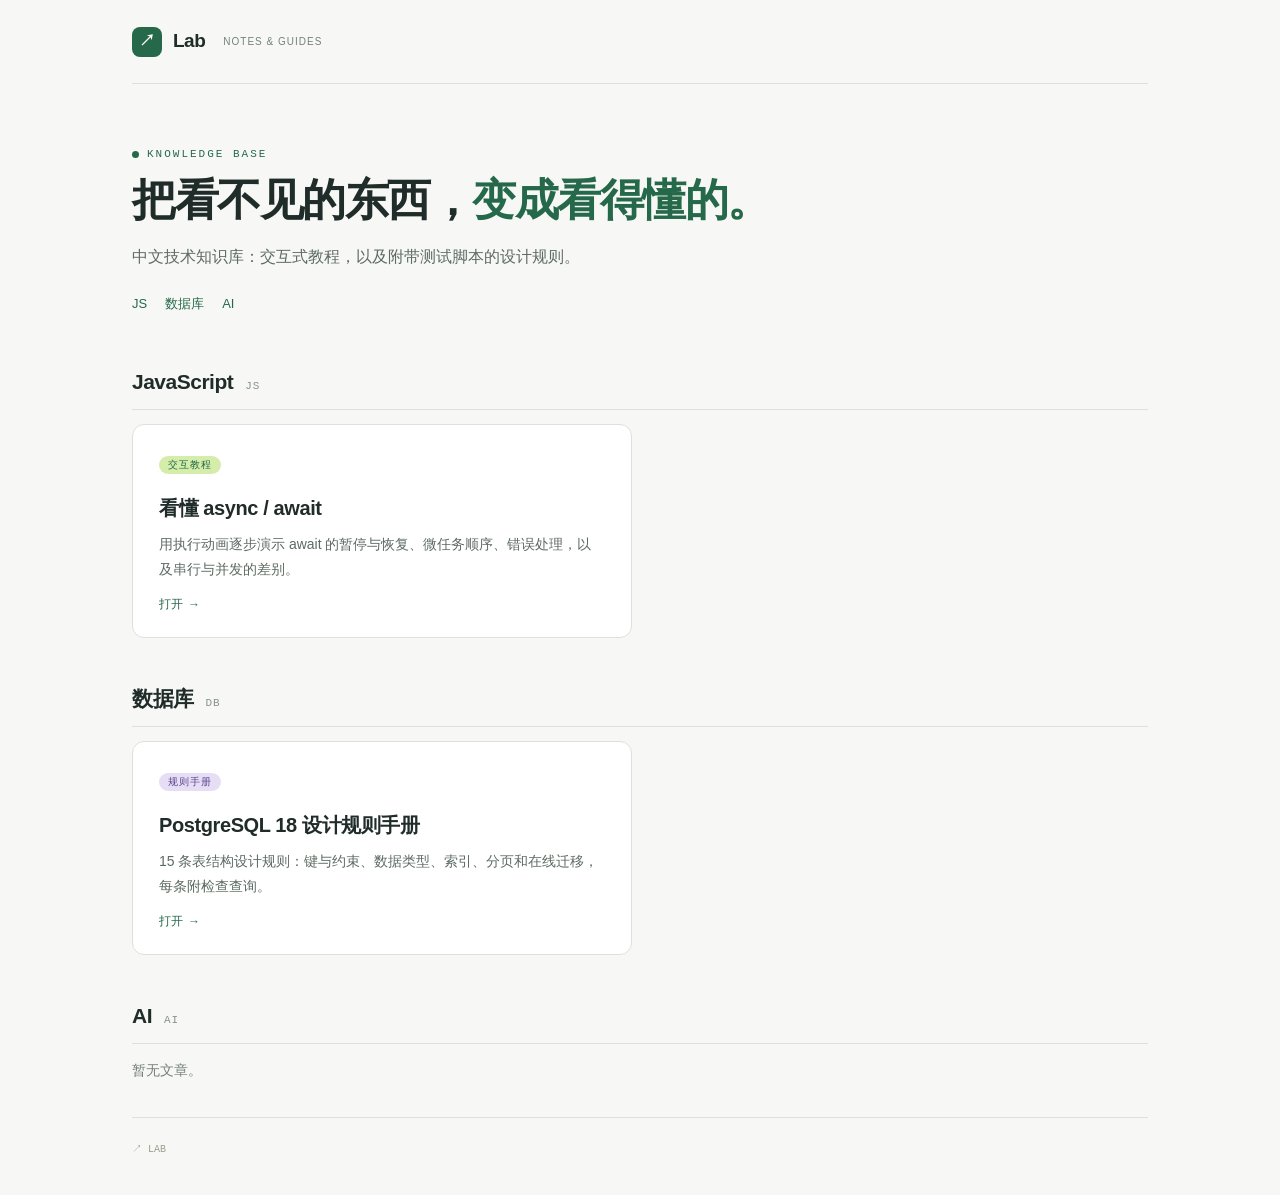
<file: index.html>
<!DOCTYPE html>
<html lang="zh-CN">
<head>
<meta charset="UTF-8"><meta name="viewport" content="width=device-width,initial-scale=1">
<title>Lab — 技术笔记与交互教程</title>
<meta name="description" content="中文技术知识库：交互教程与可复测的设计规则。">
<style>
:root{--bg:#f7f8f5;--ink:#202c29;--muted:#738079;--line:#dce2db;--green:#26694a;--lime:#d5edaa;--purple:#9275c1;--mono:ui-monospace,SFMono-Regular,Consolas,monospace}
*{box-sizing:border-box}
body{margin:0;background:var(--bg);color:var(--ink);font-family:Inter,-apple-system,BlinkMacSystemFont,"PingFang SC","Microsoft YaHei",sans-serif;line-height:1.8}
.shell{max-width:1080px;margin:auto;padding:0 32px}
header{height:84px;display:flex;align-items:center;border-bottom:1px solid var(--line)}
.brand{display:flex;align-items:center;gap:11px;font-size:19px;font-weight:750;letter-spacing:-.5px;text-decoration:none;color:inherit}
.mark{display:inline-grid;place-items:center;width:30px;height:30px;border-radius:8px;background:var(--green);color:#fff;font-size:16px}
.brand small{font-size:10px;letter-spacing:1px;color:var(--muted);font-weight:500;margin-left:7px}
.hero{padding:64px 0 40px}
.eyebrow{font:11px var(--mono);letter-spacing:2px;color:var(--green);display:flex;gap:8px;align-items:center}
.dot{width:7px;height:7px;border-radius:50%;background:var(--green)}
h1{font-size:44px;line-height:1.2;letter-spacing:-1.5px;margin:14px 0 16px}
h1 em{font-style:normal;color:var(--green)}
.lead{max-width:680px;color:#5d6b63;font-size:16px;margin:0}
.cat{padding:8px 0 34px}
.cat-head{display:flex;align-items:baseline;gap:12px;margin-bottom:14px;border-bottom:1px solid var(--line);padding-bottom:8px}
.cat-head h2{font-size:21px;letter-spacing:-.5px;margin:0}
.cat-head span{font:11px var(--mono);color:#879388;letter-spacing:1px}
.grid{display:grid;grid-template-columns:repeat(2,minmax(0,1fr));gap:16px}
.empty{color:var(--muted);font-size:14px;margin:0}
.toc{display:flex;gap:18px;font-size:13px;margin-top:20px}.toc a{color:var(--green);text-decoration:none}
.card{display:block;background:#fff;border:1px solid var(--line);border-radius:12px;padding:24px 26px;text-decoration:none;color:inherit;transition:border-color .15s,transform .15s}
.card:hover{border-color:var(--green);transform:translateY(-2px)}
.tag{display:inline-block;font:10px var(--mono);letter-spacing:1px;color:var(--green);background:var(--lime);padding:2px 9px;border-radius:99px}
.tag.v{background:#e6def4;color:#5d4590}
.card h3{font-size:20px;letter-spacing:-.4px;margin:12px 0 6px}
.card p{margin:0;color:#5d6b63;font-size:14px}
.go{display:block;margin-top:14px;font:12px var(--mono);color:var(--green)}
footer{border-top:1px solid var(--line);padding:23px 0 36px;color:#98a08e;font:10px/1.7 var(--mono)}
@media(max-width:820px){.shell{padding:0 20px}.grid{grid-template-columns:1fr}h1{font-size:32px}}
@media(prefers-reduced-motion:reduce){.card{transition:none}.card:hover{transform:none}}
</style>
</head>
<body><div class="shell">
<header><a class="brand" href="./"><span class="mark">↗</span> Lab <small>NOTES &amp; GUIDES</small></a></header>
<main>
<div class="hero">
  <div class="eyebrow"><span class="dot"></span> KNOWLEDGE BASE</div>
  <h1>把看不见的东西，<em>变成看得懂的。</em></h1>
  <p class="lead">中文技术知识库：交互式教程，以及附带测试脚本的设计规则。</p>
  <nav class="toc"><a href="#js">JS</a><a href="#db">数据库</a><a href="#ai">AI</a></nav>
</div>
<section class="cat" id="js">
  <div class="cat-head"><h2>JavaScript</h2><span>JS</span></div>
  <div class="grid">
  <a class="card" href="js/async-await/">
    <span class="tag">交互教程</span>
    <h3>看懂 async / await</h3>
    <p>用执行动画逐步演示 await 的暂停与恢复、微任务顺序、错误处理，以及串行与并发的差别。</p>
    <span class="go">打开 →</span>
  </a>
  </div>
</section>
<section class="cat" id="db">
  <div class="cat-head"><h2>数据库</h2><span>DB</span></div>
  <div class="grid">
  <a class="card" href="db/postgresql/">
    <span class="tag v">规则手册</span>
    <h3>PostgreSQL 18 设计规则手册</h3>
    <p>15 条表结构设计规则：键与约束、数据类型、索引、分页和在线迁移，每条附检查查询。</p>
    <span class="go">打开 →</span>
  </a>
  </div>
</section>
<section class="cat" id="ai">
  <div class="cat-head"><h2>AI</h2><span>AI</span></div>
  <p class="empty">暂无文章。</p>
</section>
</main>
<footer>↗ LAB</footer>
</div></body>
</html>
</file>
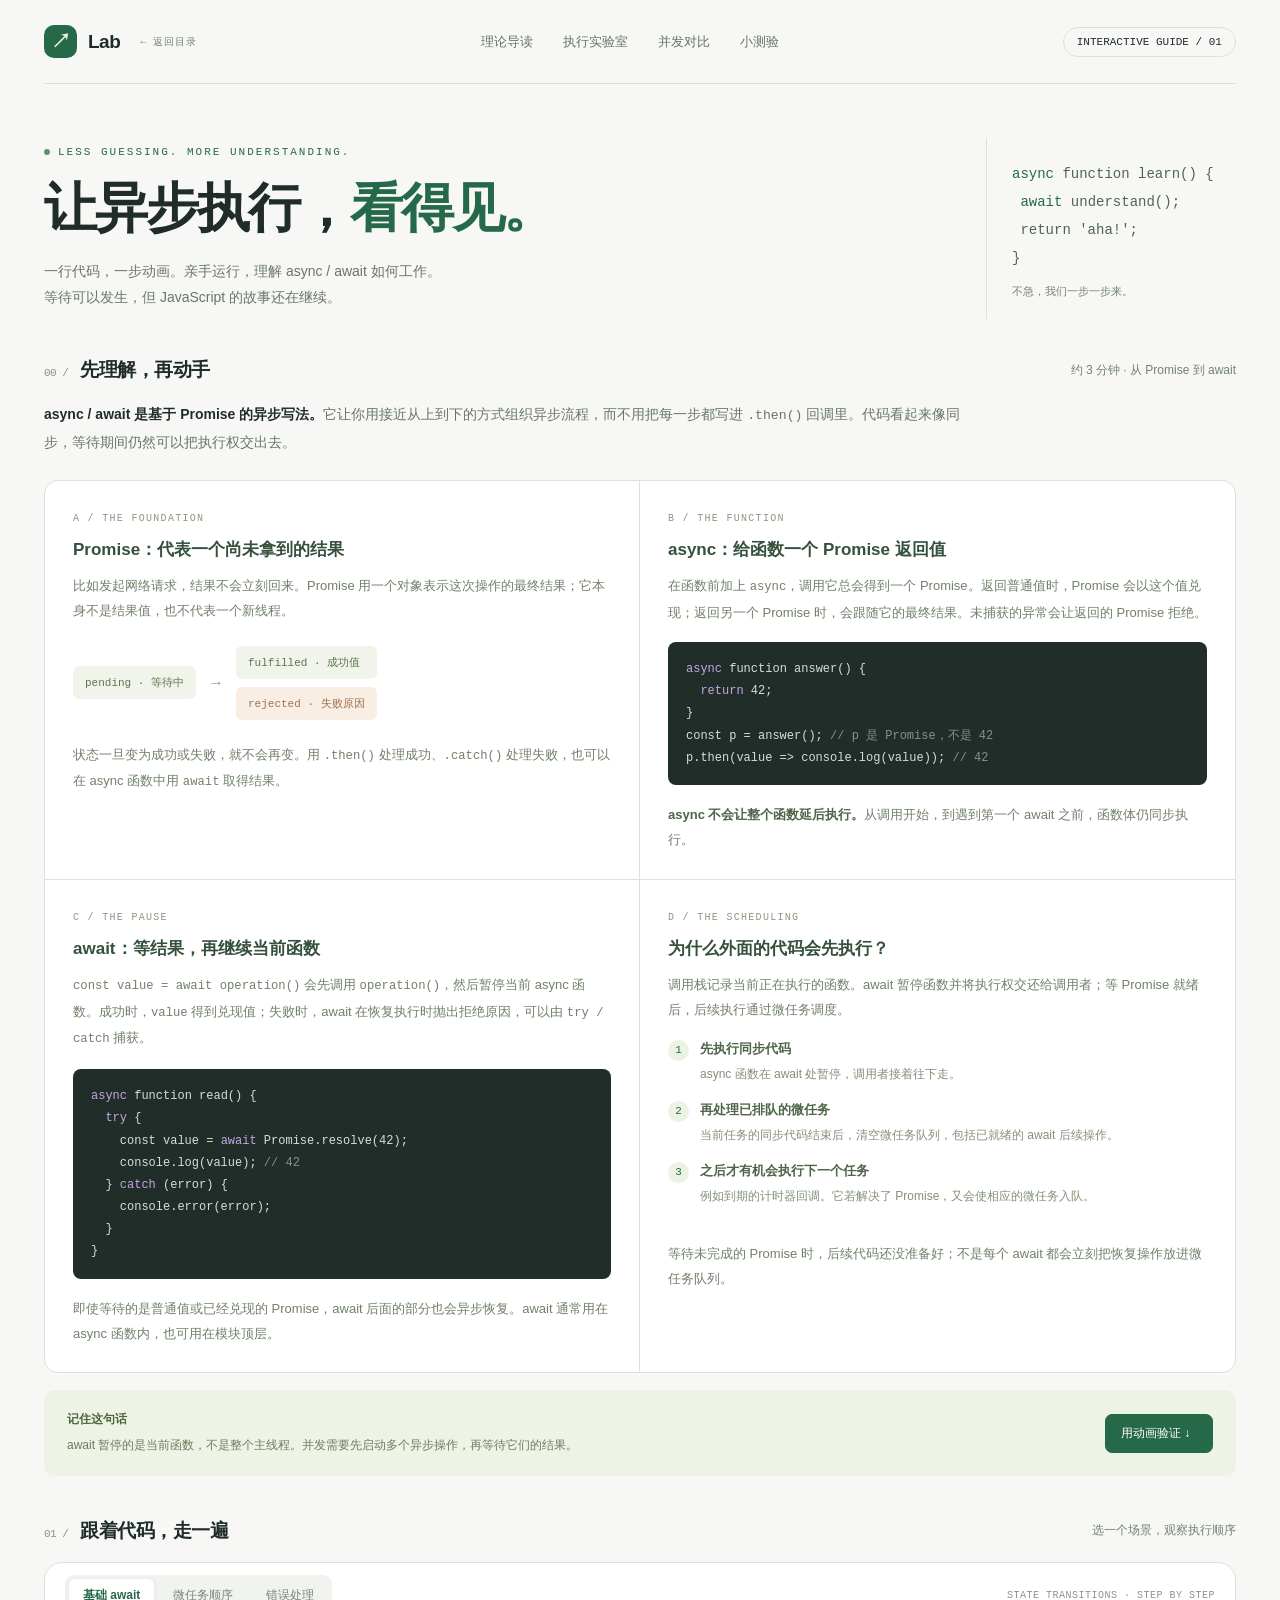
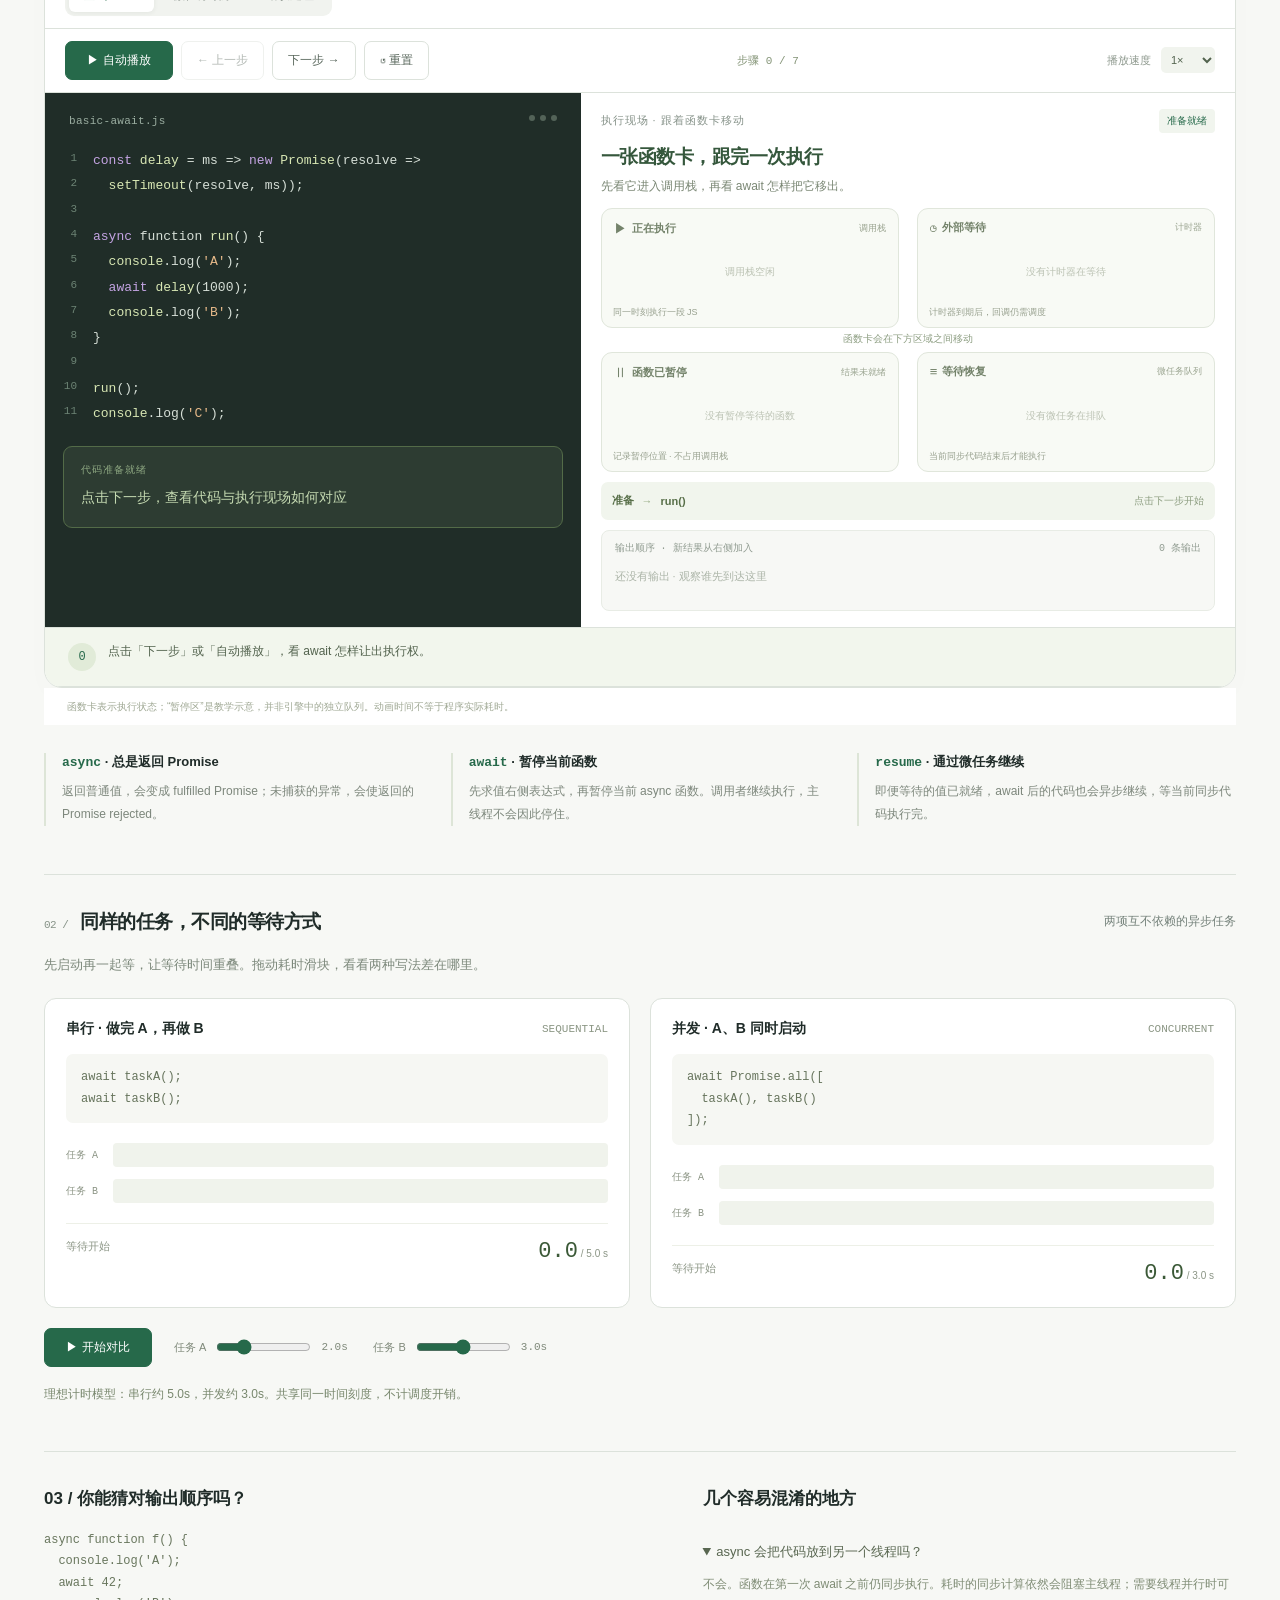
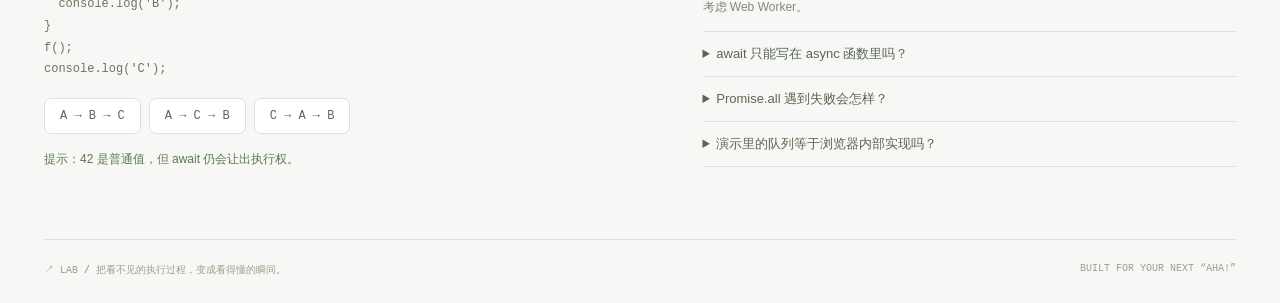
<file: async-await/index.html>
<!DOCTYPE html>
<html lang="zh-CN">
<head>
<meta charset="UTF-8"><meta name="viewport" content="width=device-width,initial-scale=1">
<title>看懂 async / await — Lab</title>
<meta name="description" content="交互式理解 JavaScript async / await：逐步执行、微任务、串行与并发、错误处理。">
<style>
:root{--bg:#f7f8f5;--ink:#202c29;--muted:#738079;--line:#dce2db;--green:#26694a;--lime:#d5edaa;--orange:#d7814f;--purple:#9275c1;--mono:ui-monospace,SFMono-Regular,Consolas,monospace}*{box-sizing:border-box}html{scroll-behavior:smooth}body{margin:0;background:var(--bg);color:var(--ink);font-family:Inter,-apple-system,BlinkMacSystemFont,"PingFang SC","Microsoft YaHei",sans-serif}button,select{font:inherit}button,a,select,input{touch-action:manipulation}button{cursor:pointer}button:disabled{cursor:default;opacity:.45}button:focus-visible,a:focus-visible,select:focus-visible,input:focus-visible{outline:3px solid var(--orange);outline-offset:4px}a{color:inherit;text-decoration:none}.shell{max-width:1280px;margin:auto;padding:0 44px}header{height:84px;display:flex;align-items:center;justify-content:space-between;border-bottom:1px solid var(--line)}.brand{display:flex;align-items:center;gap:11px;font-size:19px;font-weight:750;letter-spacing:-.5px}.mark{background:var(--green);color:#e5f5cf;width:33px;height:33px;border-radius:10px;display:grid;place-items:center;font-family:var(--mono);font-size:20px}.brand small{font-size:10px;letter-spacing:1px;color:var(--muted);font-weight:500;margin-left:7px}nav{display:flex;gap:30px;font-size:13px;color:#66736c}nav a:hover{color:var(--green)}.nav-tag{border:1px solid var(--line);border-radius:25px;padding:8px 13px;font:11px var(--mono)}.hero{display:flex;justify-content:space-between;align-items:center;gap:45px;padding:54px 0 38px}.eyebrow{font:11px var(--mono);letter-spacing:2px;color:var(--green);display:flex;gap:8px;align-items:center}.dot{width:6px;height:6px;border-radius:100%;background:#5b956b;display:inline-block}.hero h1{font-size:clamp(32px,4.2vw,53px);line-height:1.24;letter-spacing:-2px;margin:17px 0}.hero h1 em{font-style:normal;color:var(--green)}.hero p{color:#68756d;font-size:14px;line-height:1.9;margin:0}.hero-side{width:250px;flex-shrink:0;padding:22px 0 20px 25px;border-left:1px solid var(--line)}.hero-side code{display:block;font:14px/2 var(--mono);color:#4f6357}.hero-side span{color:var(--green)}.hero-side small{display:block;color:var(--muted);font-size:11px;margin-top:12px}.section-head{display:flex;align-items:center;justify-content:space-between;gap:15px;margin-bottom:18px}.section-head h2{font-size:19px;letter-spacing:-.5px;margin:0}.section-head h2 span{font:11px var(--mono);color:#879388;margin-right:12px}.section-head>span{color:var(--muted);font-size:12px}.lab{background:#fff;border:1px solid var(--line);border-radius:18px;overflow:hidden;box-shadow:0 10px 30px #24372b04}.lab-toolbar{padding:15px 22px;display:flex;align-items:center;justify-content:space-between;border-bottom:1px solid var(--line);gap:12px}.tabs{display:flex;gap:5px;background:#f1f3ef;border-radius:9px;padding:4px}.tab{border:0;color:#7a847d;font-size:12px;background:none;padding:8px 14px;border-radius:6px}.tab[aria-selected="true"]{color:var(--green);background:white;box-shadow:0 1px 5px #24372b12;font-weight:650}.demo-label{font:10px var(--mono);color:#8b958d;letter-spacing:.5px}.lab-grid{display:grid;grid-template-columns:1fr 1fr;min-height:360px}.code-panel{background:#202d28;padding:22px 0 26px;color:#d6dfd7;min-width:0}.panel-title{font:11px var(--mono);letter-spacing:.3px;display:flex;justify-content:space-between;padding:0 24px;margin-bottom:21px;color:#9baea1}.lights{display:flex;gap:5px}.lights i{width:6px;height:6px;background:#536358;border-radius:50%}.code{font:13px/1.95 var(--mono);white-space:pre;overflow-x:auto}.code-line{display:flex;min-height:25px;padding-right:14px;border-left:3px solid transparent;transition:background .2s}.code-line.active{background:#4e6d4b55;border-left-color:var(--lime)}.num{width:45px;flex-shrink:0;text-align:right;padding-right:16px;color:#6c8374;font-size:11px;user-select:none}.kw{color:#c4a4e3}.fn{color:#d8e7b4}.str{color:#e6b989}.comment{color:#809588}.stage{padding:22px 25px;display:flex;flex-direction:column;gap:20px}.stage-title{display:flex;justify-content:space-between;align-items:center;font-size:11px;color:#87938a;letter-spacing:1px}.status{background:#f1f5ee;color:var(--green);padding:5px 8px;border-radius:4px;font-size:10px;letter-spacing:0}.lanes{display:grid;grid-template-columns:1fr 1fr 1fr;gap:9px;min-height:114px}.lane{background:#f7f8f5;border:1px solid #e8ece5;border-radius:8px;padding:11px 8px;min-width:0}.lane-title{font-size:10px;color:#89958b;margin-bottom:10px;display:flex;align-items:center;gap:5px}.lane-title i{width:5px;height:5px;border-radius:50%;background:var(--green)}.lane:nth-child(2) i{background:var(--orange)}.lane:nth-child(3) i{background:var(--purple)}.token{padding:9px 4px;text-align:center;border-radius:5px;background:#e2edd9;color:#37603d;font:11px var(--mono);animation:arrive .25s ease}.lane:nth-child(2) .token{background:#f6e8dc;color:#99623d}.lane:nth-child(3) .token{background:#eee7f6;color:#7d5ba1}.empty{font-size:11px;text-align:center;color:#bdc6bc;padding-top:8px}.console{background:#f7f8f5;border:1px solid #e8ece5;border-radius:8px;flex:1;padding:12px 14px;min-height:108px}.console-head{font:10px var(--mono);color:#929d92;margin-bottom:8px;display:flex;justify-content:space-between}.logs{display:flex;gap:10px;flex-wrap:wrap;align-items:center;min-height:32px}.log{font:18px var(--mono);background:#fff;border:1px solid #e2e8de;padding:6px 12px;border-radius:6px;animation:arrive .2s}.log b{font:9px var(--mono);color:#99a293;display:block;margin-bottom:2px}.placeholder{font-size:11px;color:#abb4a7}.explanation{display:flex;align-items:center;gap:12px;background:#f2f6ed;border-top:1px solid var(--line);border-bottom:1px solid var(--line);padding:16px 23px;min-height:72px}.stepnum{background:#e1ebd8;border-radius:50%;width:28px;height:28px;display:grid;place-items:center;font:12px var(--mono);flex-shrink:0;color:var(--green)}.explanation p{font-size:12px;line-height:1.7;margin:0;color:#53634e}.controls{padding:17px 22px;display:flex;align-items:center;justify-content:space-between;gap:15px}.buttons{display:flex;gap:8px}.btn{border:1px solid var(--line);border-radius:7px;background:white;padding:10px 15px;font-size:12px;color:#59675c}.btn.primary{background:var(--green);border-color:var(--green);color:white;min-width:102px}.btn:hover{filter:brightness(.96)}.speed{display:flex;gap:10px;align-items:center;font-size:11px;color:#8e998e}.speed select{border:0;background:#f1f4ee;padding:6px;border-radius:5px;color:#53644f}.progress{display:flex;gap:4px}.progress i{width:17px;height:3px;border-radius:2px;background:#e5eadf}.progress i.done{background:#699059}.concepts{display:grid;grid-template-columns:repeat(3,1fr);gap:28px;padding:28px 0 48px}.concept{border-left:2px solid #dde5d7;padding-left:16px}.concept h3{font-size:13px;margin:0 0 9px}.concept h3 code{color:var(--green);font-family:var(--mono)}.concept p{font-size:12px;line-height:1.9;color:#7d877c;margin:0}.concurrency{padding:34px 0 45px;border-top:1px solid var(--line)}.section-desc{font-size:13px;color:#7c887b;line-height:1.8;margin:12px 0 22px}.compare{display:grid;grid-template-columns:1fr 1fr;gap:20px}.compare-card{border:1px solid var(--line);border-radius:12px;background:#fff;padding:21px}.compare-title{display:flex;align-items:center;justify-content:space-between}.compare-title h3{font-size:14px;margin:0}.compare-title small{font:11px var(--mono);color:#8b9684}.snippet{font:12px/1.8 var(--mono);background:#f6f7f3;border-radius:7px;padding:13px 15px;color:#66745c;margin:16px 0 20px;min-height:69px}.track-row{display:flex;align-items:center;gap:12px;margin:12px 0;font:10px var(--mono);color:#8c9585}.track-row>span{width:35px}.track{height:24px;flex:1;background:#f0f3ec;border-radius:4px;position:relative;overflow:hidden}.bar{position:absolute;height:100%;background:#c6dcb2;min-width:0;border-radius:4px;display:flex;align-items:center;padding-left:0;color:#3f6632;font:10px var(--mono)}.bar.b{background:#e9d4b6;color:#956f36}.compare-bottom{display:flex;justify-content:space-between;border-top:1px solid #edf0e7;padding-top:15px;margin-top:20px;font-size:11px;color:#8b9585}.compare-bottom strong{font:22px var(--mono);color:#3b5937}.compare-bottom small{font-size:10px}.race-controls{display:flex;align-items:center;gap:22px;margin:20px 0 0}.range-control{display:flex;align-items:center;gap:8px;font-size:11px;color:#7f897a}.range-control input{width:95px;accent-color:var(--green)}.range-control output{font:11px var(--mono);width:30px}.race-note{font-size:12px;color:#78876d;margin:17px 0 0;line-height:1.8;min-height:22px}.bottom-grid{display:grid;grid-template-columns:1.15fr 1fr;gap:45px;padding:35px 0 45px;border-top:1px solid var(--line)}.bottom-grid h2{font-size:17px;margin:0 0 20px}.quiz-options{display:flex;gap:8px;margin-top:17px}.quiz-options button{font-family:var(--mono)}.quiz-options button.selected{border-color:var(--green);background:#e9f0df;color:var(--green)}.quiz-code{font:12px/1.8 var(--mono);color:#68765d}.feedback{font-size:12px;line-height:1.8;color:#5b7950;min-height:45px;margin-top:15px}details{padding:13px 0;border-bottom:1px solid var(--line)}summary{cursor:pointer;font-size:13px;color:#596751}details p{font-size:12px;line-height:1.9;color:#7f8c75;margin-bottom:0}footer{border-top:1px solid var(--line);padding:23px 0 30px;display:flex;justify-content:space-between;color:#98a08e;font-size:10px;font-family:var(--mono)}.footer-dot{color:#71975b} @keyframes arrive{from{opacity:0;transform:translateY(5px)}to{opacity:1;transform:translateY(0)}}@media(prefers-reduced-motion:reduce){*{animation:none!important;scroll-behavior:auto!important;transition:none!important}}@media(max-width:850px){.shell{padding:0 24px}.hero{padding-top:38px}.hero-side{display:none}.lab-grid{grid-template-columns:1fr}.code-panel{min-height:310px}.concepts{gap:18px}.demo-label{display:none}.bottom-grid{gap:25px}.race-controls{flex-wrap:wrap}.progress{display:none}}@media(max-width:560px){.shell{padding:0 16px}header{height:68px}.brand small,.nav-tag{display:none}nav{gap:15px;font-size:11px}.hero{padding:32px 0}.hero h1{font-size:36px}.hero p{font-size:12px}.section-head>span{display:none}.lab-toolbar{padding:12px}.tab{padding:8px 10px}.stage{padding:18px 15px}.controls{padding:14px 12px;flex-wrap:wrap}.speed{margin-left:auto}.btn{padding:10px 12px}.concepts{grid-template-columns:1fr;padding:25px 0 32px;gap:20px}.compare,.bottom-grid{grid-template-columns:1fr}.compare-card{padding:18px}.bottom-grid{gap:25px}.section-head h2{font-size:17px}.race-controls{gap:15px}.race-controls>.btn{width:100%}.range-control input{width:75px}.code{font-size:11.5px}.num{width:33px;padding-right:10px}footer{gap:20px;line-height:1.7}}
.theory{padding:0 0 42px;scroll-margin-top:24px}.theory-intro{font-size:14px;line-height:1.95;color:#68756d;max-width:930px;margin:0 0 24px}.theory-intro strong{color:var(--ink);font-weight:600}.theory code{font-family:var(--mono);font-size:.94em}.theory-grid{display:grid;grid-template-columns:1fr 1fr;border:1px solid var(--line);border-radius:14px;overflow:hidden;background:#fff}.theory-item{padding:26px 28px;min-width:0}.theory-item:nth-child(odd){border-right:1px solid var(--line)}.theory-item:nth-child(-n+2){border-bottom:1px solid var(--line)}.theory-index{font:10px var(--mono);letter-spacing:1.3px;color:#8b9881}.theory-item h3{font-size:17px;margin:13px 0 12px;color:#35513c}.theory-item p{font-size:13px;line-height:1.95;color:#71806b;margin:10px 0 0}.theory-item strong{color:#4e6548;font-weight:600}.theory-item pre{font:12px/1.85 var(--mono);padding:16px 18px;background:#202d28;color:#d6dfd7;border-radius:8px;overflow-x:auto;margin:17px 0}.theory-item pre code{font-size:inherit}.promise-flow{display:flex;gap:12px;align-items:center;margin:22px 0;color:#95a188}.promise-flow code{display:block;padding:9px 12px;background:#f0f4eb;border-radius:6px;color:#5d7650;font-size:11px}.promise-flow>div{display:grid;gap:8px}.promise-flow>div code:last-child{color:#a07350;background:#f8eee4}.theory-order{list-style:none;counter-reset:theory;padding:0;margin:18px 0}.theory-order li{counter-increment:theory;position:relative;padding:0 0 15px 32px;font-size:13px}.theory-order li:before{content:counter(theory);position:absolute;left:0;top:0;background:#ecf2e4;color:var(--green);border-radius:50%;width:21px;height:21px;text-align:center;font:11px/21px var(--mono)}.theory-order span{display:block;color:#829078;font-size:12px;line-height:1.9;margin-top:5px}.theory-takeaway{display:flex;align-items:center;justify-content:space-between;gap:22px;margin-top:17px;background:#edf3e5;border-radius:10px;padding:19px 23px}.theory-takeaway strong{font-size:12px;color:#4d6940}.theory-takeaway p{font-size:12px;line-height:1.8;color:#6d7c60;margin:7px 0 0}.theory-takeaway a{flex-shrink:0;white-space:nowrap}#playground{scroll-margin-top:24px}@media(max-width:1050px){.nav-tag{display:none}}@media(max-width:700px){.theory-grid{grid-template-columns:1fr}.theory-item{padding:22px 20px}.theory-item:nth-child(odd){border-right:0}.theory-item:not(:last-child){border-bottom:1px solid var(--line)}.theory-takeaway{align-items:flex-start;flex-direction:column}.theory-intro{font-size:13px}.theory-item h3{font-size:16px}}@media(max-width:560px){header{height:auto;min-height:68px;flex-wrap:wrap;gap:15px;padding:18px 0}nav{width:100%;justify-content:space-between}.theory-item pre{font-size:11px;padding:12px}.promise-flow{gap:8px}.promise-flow code{padding:8px;font-size:10px}}

.lab-grid{grid-template-columns:minmax(0,.9fr) minmax(0,1.1fr)}.code-panel{position:relative}.code-focus{margin:28px 18px 0;padding:16px 17px;background:#2d3c32;border:1px solid #536b48;border-radius:9px;color:#c4d9b1}.code-focus small{display:block;font:10px var(--mono);letter-spacing:1px;color:#8fa983;margin-bottom:9px}.code-focus code{white-space:pre-wrap;overflow-wrap:anywhere;font:14px/1.8 var(--mono)}.code-line.active{background:#5f815b66;border-left-color:#d5edaa}.code-line.active .num{color:#e6f4cf;font-weight:800}.code-line.active .num:before{content:'› ';color:#d5edaa}.code-line.parked{background:#b9844221;border-left-color:#ce995d}.code-line.skipped{opacity:.4;text-decoration:line-through}.code-bookmark{display:flex;gap:8px;align-items:center;margin:14px 19px 0;color:#dcb481;font:11px/1.7 var(--mono);min-height:36px}.stage{padding:20px;gap:13px;min-width:0}.stage-story{min-height:69px}.stage-story strong{font-size:19px;line-height:1.45;display:block;letter-spacing:-.5px;color:#35573c}.stage-story p{font-size:12px;line-height:1.7;margin:6px 0 0;color:#7a8774}.execution-board{position:relative;display:grid;grid-template-columns:1fr 1fr;grid-template-rows:145px 145px;gap:28px 18px}.station{border:1px solid #e0e6db;background:#f8faf5;border-radius:11px;padding:11px 12px;position:relative;transition:background .25s,border-color .25s,box-shadow .25s;min-width:0}.station-heading{display:flex;align-items:center;gap:5px;flex-wrap:wrap;font-size:11px;color:#74836b}.station-heading>span{font-size:13px}.station-heading strong{font-weight:650}.station-heading small{font-size:9px;color:#9aa490;margin-left:auto}.station-slot{position:absolute;left:11px;right:11px;top:49px;font-size:11px}.station-footer{position:absolute;left:11px;right:8px;bottom:10px;font-size:9px;line-height:1.5;color:#98a18f}.board-empty{display:block;padding:13px 0;color:#bbc2b3;font-size:10px;text-align:center}.station.active{border-color:#78a563;background:#eef6e6;box-shadow:0 0 0 2px #e0edda}.station-park.active{border-color:#d5a16b;background:#fff6ea;box-shadow:0 0 0 2px #f5e8d6}.station-queue.active{border-color:#ac8dc6;background:#f7f2fb;box-shadow:0 0 0 2px #ece2f3}.station-timer.active{border-color:#d1b187;background:#fcf7ee;box-shadow:none}.function-card{position:absolute;left:11px;top:49px;width:calc(50% - 31px);min-height:57px;background:#2c6946;border:1px solid #23583a;border-radius:8px;box-shadow:0 5px 12px #203f251a;z-index:2;display:flex;align-items:center;gap:9px;padding:9px 10px;color:#fff;opacity:0;transition:left .62s cubic-bezier(.22,.8,.3,1),top .62s cubic-bezier(.22,.8,.3,1),background .3s,opacity .2s;pointer-events:none}.card-symbol{font-size:20px;line-height:1}.function-card strong{font:600 14px var(--mono);display:block}.function-card small{font-size:10px;line-height:1.5;display:block;margin-top:5px;color:#d4e5ca}.execution-board[data-position="run"] .function-card{opacity:1}.execution-board[data-position="park"] .function-card{opacity:1;top:222px;background:#b57b39;border-color:#a06d34}.execution-board[data-position="park"] .function-card small{color:#fff0d8}.execution-board[data-position="queue"] .function-card{opacity:1;top:222px;left:calc(50% + 20px);background:#80609e;border-color:#70528d}.execution-board[data-position="queue"] .function-card small{color:#eee1fc}.board-actor{border-radius:7px;border:1px solid #ccdcbc;background:#e3efda;color:#4b6b38;min-height:57px;padding:9px 10px;font:12px/1.5 var(--mono);display:flex;align-items:center;gap:8px}.board-actor small{display:block;font:9px/1.5 var(--mono);color:#8a9e7b}.timer-actor{background:#f6ead5;border-color:#e9d8ba;color:#997043;display:block;text-align:center}.timer-actor small{color:#ab906b}.queue-next{position:absolute;top:107px;left:11px;font:9px var(--mono);color:#9778b2;z-index:3}.station-queue:has(.queue-next) .station-footer{display:none}.handoff-label{position:absolute;top:148px;left:8px;right:8px;line-height:22px;text-align:center;font:10px/22px var(--mono);color:#8d9e82;white-space:nowrap}.execution-board[data-position="park"] .handoff-label{color:#ae793c}.execution-board[data-position="queue"] .handoff-label{color:#85619e}.route{display:flex;gap:8px;align-items:center;flex-wrap:wrap;min-height:38px;background:#f1f5ed;border-radius:7px;padding:9px 11px;font-size:11px;color:#586f49}.route b{color:#98ac87}.route span{font-weight:600}.route small{font-size:10px;color:#8b9c7f;margin-left:auto}.console{min-height:96px;flex:none}.logs{gap:6px}.log{font-size:16px;animation:none;position:relative;transition:opacity .2s}.log.fresh{animation:output-in .55s cubic-bezier(.2,.7,.3,1);border-color:#8caf6e;background:#edf5e2}.log+.log:before{content:'→';position:absolute;left:-9px;top:17px;font-size:9px;color:#b7c5a7}.logs{column-gap:12px}.model-note{font-size:10px;line-height:1.7;color:#a0a995;margin:0}.step-counter{font:11px var(--mono);color:#859578;white-space:nowrap}.progress{display:none}.controls{flex-wrap:wrap}.buttons{flex-wrap:wrap}.btn.primary{min-width:108px}.station .token{animation:none}.station-run.running .station-heading>span{color:#4e8a37}.lab[data-playing="true"] .station-run.running .station-heading>span{animation:live-pulse 1s ease-in-out infinite}.lab[data-playing="false"] .station-run.running .station-heading>span{animation:none}.explanation{align-items:flex-start}.stepnum{margin-top:2px}.scene-help{font-size:11px;color:#9aab90;padding:0 23px 12px;margin:0;background:#fff}.focus-line-label{font:10px var(--mono);color:#a0b68d;float:right}.stage[data-rewind="true"] .function-card{transition:none}@keyframes output-in{from{opacity:0;transform:translateX(18px) scale(.75)}to{opacity:1;transform:translateX(0) scale(1)}}@keyframes live-pulse{50%{opacity:.35}}@media(max-width:1000px){.lab-grid{grid-template-columns:1fr}.code-panel{min-height:0;padding-bottom:19px}.code{font-size:12px;line-height:1.8}.code-focus{margin-top:17px}.stage{padding:22px}.stage-story{min-height:0}.execution-board{grid-template-rows:145px 145px}.code-bookmark{min-height:0}.code-focus code{font-size:12px}.controls{gap:12px}.step-counter{margin-left:auto}}@media(max-width:560px){.stage{padding:17px 12px;gap:13px}.stage-story strong{font-size:17px}.station{padding:10px 8px}.station-heading{font-size:10px;gap:4px}.station-heading small{display:none}.station-footer{font-size:8px;left:8px}.function-card{padding:8px 7px;gap:5px}.function-card strong{font-size:12px}.function-card small{font-size:9px}.card-symbol{font-size:17px}.board-actor{font-size:10px;padding:8px 6px}.route small{width:100%;margin-left:0}.controls .buttons{width:100%}.controls .btn{padding:9px 11px;font-size:11px}.controls .btn.primary{min-width:100px}.step-counter{margin-left:0}.stage-title{font-size:10px}.model-note{font-size:9px}.code-focus{margin:15px 12px 0}.code-bookmark{margin-left:13px}.logs{row-gap:8px}}

.controls{border-bottom:1px solid var(--line);padding:12px 20px;background:#fff}.lab-toolbar{padding:12px 20px}.stage{gap:10px;padding:16px 20px}.stage-story{min-height:55px}.execution-board{grid-template-rows:120px 120px;gap:24px 18px}.station-slot{top:43px}.function-card{top:43px;min-height:49px;padding-top:6px;padding-bottom:6px}.execution-board[data-position="park"] .function-card,.execution-board[data-position="queue"] .function-card{top:187px}.board-actor{min-height:49px;padding-top:6px;padding-bottom:6px}.station-footer{bottom:7px}.queue-next{top:97px}.handoff-label{top:121px}.console{min-height:81px;padding:10px 13px}.console-head{margin-bottom:6px}.model-note{padding:10px 23px;background:#fff}.stage-code{display:none}.code-panel{padding-bottom:20px}.code-focus{margin-top:19px}.explanation{min-height:60px;padding:13px 23px}@media(max-width:1000px){.lab-grid{display:flex;flex-direction:column}.stage{order:0}.code-panel{order:1}.stage-code{display:block;background:#22332a;color:#e2edcf;padding:10px 13px;border-radius:7px;font:12px/1.7 var(--mono);overflow-wrap:anywhere}.stage-code small{color:#97b687;margin-right:9px;font-size:10px}.code-panel .code-focus,.code-panel .code-bookmark{display:none}.stage-story{min-height:0}.stage{padding:16px 20px}.controls{position:sticky;top:0;z-index:5}}@media(max-width:560px){.stage{padding:15px 12px}.controls{padding:12px}.lab-toolbar{padding:10px 12px}.controls .buttons{gap:6px}.stage-code{font-size:11px}.stage-story p{font-size:11px}.board-empty{font-size:9px}.model-note{padding:10px 14px}.stage-title{letter-spacing:.4px}}

</style>
</head>
<body><div class="shell">
<header><a class="brand" href="../"> <span class="mark">↗</span> Lab <small>← 返回目录</small></a><nav><a href="#theory">理论导读</a><a href="#playground">执行实验室</a><a href="#concurrency">并发对比</a><a href="#challenge">小测验</a></nav><span class="nav-tag">INTERACTIVE GUIDE / 01</span></header>
<main>
<section class="hero"><div><div class="eyebrow"><span class="dot"></span> LESS GUESSING. MORE UNDERSTANDING.</div><h1>让异步执行，<em>看得见。</em></h1><p>一行代码，一步动画。亲手运行，理解 async / await 如何工作。<br>等待可以发生，但 JavaScript 的故事还在继续。</p></div><div class="hero-side"><code><span>async</span> function learn() {<br> &nbsp;<span>await</span> understand();<br> &nbsp;return 'aha!';<br>}</code><small>不急，我们一步一步来。</small></div></section>
<section class="theory" id="theory" aria-labelledby="theory-title">
<div class="section-head"><h2 id="theory-title"><span>00 /</span>先理解，再动手</h2><span>约 3 分钟 · 从 Promise 到 await</span></div>
<p class="theory-intro"><strong>async / await 是基于 Promise 的异步写法。</strong>它让你用接近从上到下的方式组织异步流程，而不用把每一步都写进 <code>.then()</code> 回调里。代码看起来像同步，等待期间仍然可以把执行权交出去。</p>
<div class="theory-grid">
<article class="theory-item"><span class="theory-index">A / THE FOUNDATION</span><h3>Promise：代表一个尚未拿到的结果</h3><p>比如发起网络请求，结果不会立刻回来。Promise 用一个对象表示这次操作的最终结果；它本身不是结果值，也不代表一个新线程。</p><div class="promise-flow" aria-label="Promise 从 pending 变为 fulfilled 或 rejected"><code>pending · 等待中</code><span>→</span><div><code>fulfilled · 成功值</code><code>rejected · 失败原因</code></div></div><p>状态一旦变为成功或失败，就不会再变。用 <code>.then()</code> 处理成功、<code>.catch()</code> 处理失败，也可以在 async 函数中用 <code>await</code> 取得结果。</p></article>
<article class="theory-item"><span class="theory-index">B / THE FUNCTION</span><h3>async：给函数一个 Promise 返回值</h3><p>在函数前加上 <code>async</code>，调用它总会得到一个 Promise。返回普通值时，Promise 会以这个值兑现；返回另一个 Promise 时，会跟随它的最终结果。未捕获的异常会让返回的 Promise 拒绝。</p><pre><code><span class="kw">async</span> function answer() {
  <span class="kw">return</span> 42;
}
const p = answer(); <span class="comment">// p 是 Promise，不是 42</span>
p.then(value => console.log(value)); <span class="comment">// 42</span></code></pre><p><strong>async 不会让整个函数延后执行。</strong>从调用开始，到遇到第一个 await 之前，函数体仍同步执行。</p></article>
<article class="theory-item"><span class="theory-index">C / THE PAUSE</span><h3>await：等结果，再继续当前函数</h3><p><code>const value = await operation()</code> 会先调用 <code>operation()</code>，然后暂停当前 async 函数。成功时，<code>value</code> 得到兑现值；失败时，await 在恢复执行时抛出拒绝原因，可以由 <code>try / catch</code> 捕获。</p><pre><code><span class="kw">async</span> function read() {
  <span class="kw">try</span> {
    const value = <span class="kw">await</span> Promise.resolve(42);
    console.log(value); <span class="comment">// 42</span>
  } <span class="kw">catch</span> (error) {
    console.error(error);
  }
}</code></pre><p>即使等待的是普通值或已经兑现的 Promise，await 后面的部分也会异步恢复。await 通常用在 async 函数内，也可用在模块顶层。</p></article>
<article class="theory-item"><span class="theory-index">D / THE SCHEDULING</span><h3>为什么外面的代码会先执行？</h3><p>调用栈记录当前正在执行的函数。await 暂停函数并将执行权交还给调用者；等 Promise 就绪后，后续执行通过微任务调度。</p><ol class="theory-order"><li><strong>先执行同步代码</strong><span>async 函数在 await 处暂停，调用者接着往下走。</span></li><li><strong>再处理已排队的微任务</strong><span>当前任务的同步代码结束后，清空微任务队列，包括已就绪的 await 后续操作。</span></li><li><strong>之后才有机会执行下一个任务</strong><span>例如到期的计时器回调。它若解决了 Promise，又会使相应的微任务入队。</span></li></ol><p>等待未完成的 Promise 时，后续代码还没准备好；不是每个 await 都会立刻把恢复操作放进微任务队列。</p></article>
</div>
<div class="theory-takeaway"><div><strong>记住这句话</strong><p>await 暂停的是当前函数，不是整个主线程。并发需要先启动多个异步操作，再等待它们的结果。</p></div><a class="btn primary" href="#playground">用动画验证 ↓</a></div>
</section>

<section id="playground"><div class="section-head"><h2><span>01 /</span>跟着代码，走一遍</h2><span>选一个场景，观察执行顺序</span></div>
<div class="lab"><div class="lab-toolbar"><div class="tabs" role="tablist" aria-label="演示场景"><button class="tab" role="tab" aria-selected="true" data-scene="basic">基础 await</button><button class="tab" role="tab" aria-selected="false" data-scene="micro">微任务顺序</button><button class="tab" role="tab" aria-selected="false" data-scene="error">错误处理</button></div><span class="demo-label">STATE TRANSITIONS · STEP BY STEP</span></div>
<div class="controls"><div class="buttons"><button class="btn primary" id="play">▶ 自动播放</button><button class="btn" id="prev">← 上一步</button><button class="btn" id="next">下一步 →</button><button class="btn" id="reset" aria-label="重置演示">↺ 重置</button></div><span class="step-counter" id="step-counter">步骤 0 / 7</span><label class="speed">播放速度<select id="speed"><option value="4400">0.5×</option><option value="2200" selected>1×</option><option value="1100">2×</option></select></label></div>
<div class="lab-grid"><div class="code-panel"><div class="panel-title"><span id="filename">basic-await.js</span><span class="lights"><i></i><i></i><i></i></span></div><div class="code" id="code" aria-label="示例代码"></div><div class="code-focus"><small id="focus-label">本步代码</small><code id="focus-code"></code></div><div class="code-bookmark" id="code-bookmark"></div></div><div class="stage">
<div class="stage-title"><span>执行现场 · 跟着函数卡移动</span><span class="status" id="status">准备就绪</span></div>
<div class="stage-story" aria-live="polite"><strong id="story-title">准备观察执行权的交接</strong><p id="story-detail">绿色表示正在执行，橙色表示暂停，紫色表示排队。</p></div>
<div class="stage-code"><small id="mobile-line">本步代码</small><span id="mobile-code"></span></div>
<div class="execution-board" id="execution-board" data-position="idle">
<div class="station station-run" id="station-run"><div class="station-heading"><span>▶</span><strong>正在执行</strong><small>调用栈</small></div><div class="station-slot" id="stack"></div><small class="station-footer" id="run-footer">同一时刻执行一段 JS</small></div>
<div class="station station-timer" id="station-timer"><div class="station-heading"><span>◷</span><strong>外部等待</strong><small>计时器</small></div><div class="station-slot" id="pending"></div><small class="station-footer">计时器到期后，回调仍需调度</small></div>
<div class="station station-park" id="station-park"><div class="station-heading"><span>Ⅱ</span><strong>函数已暂停</strong><small>结果未就绪</small></div><div class="station-slot" id="park-empty"><span class="board-empty">没有暂停等待的函数</span></div><small class="station-footer">记录暂停位置 · 不占用调用栈</small></div>
<div class="station station-queue" id="station-queue"><div class="station-heading"><span>≡</span><strong>等待恢复</strong><small>微任务队列</small></div><div class="station-slot" id="microtasks"></div><small class="station-footer" id="queue-footer">当前同步代码结束后才能执行</small></div>
<div class="function-card" id="function-card" aria-label="async 函数当前位置"><span class="card-symbol" id="card-symbol">▶</span><div><strong id="card-name">run()</strong><small id="card-detail">即将开始</small></div></div>
<div class="handoff-label" id="handoff-label" aria-hidden="true">await ↓ 让出执行权</div>
</div>
<div class="route" aria-label="本步骤的执行权转移"><span id="route-from">准备</span><b>→</b><span id="route-to">调用函数</span><small id="route-action">点击下一步开始</small></div>
<div class="console"><div class="console-head"><span>输出顺序 · 新结果从右侧加入</span><span id="log-count">0 条输出</span></div><div class="logs" id="logs" aria-live="polite"></div></div>

</div>
</div>
<div class="explanation" aria-live="polite"><span class="stepnum" id="stepnum">0</span><p id="explain"></p></div></div><p class="model-note">函数卡表示执行状态；“暂停区”是教学示意，并非引擎中的独立队列。动画时间不等于程序实际耗时。</p>
<div class="concepts"><article class="concept"><h3><code>async</code> · 总是返回 Promise</h3><p>返回普通值，会变成 fulfilled Promise；未捕获的异常，会使返回的 Promise rejected。</p></article><article class="concept"><h3><code>await</code> · 暂停当前函数</h3><p>先求值右侧表达式，再暂停当前 async 函数。调用者继续执行，主线程不会因此停住。</p></article><article class="concept"><h3><code>resume</code> · 通过微任务继续</h3><p>即便等待的值已就绪，await 后的代码也会异步继续，等当前同步代码执行完。</p></article></div></section>
<section class="concurrency" id="concurrency"><div class="section-head"><h2><span>02 /</span>同样的任务，不同的等待方式</h2><span>两项互不依赖的异步任务</span></div><p class="section-desc">先启动再一起等，让等待时间重叠。拖动耗时滑块，看看两种写法差在哪里。</p><div class="compare"><article class="compare-card"><div class="compare-title"><h3>串行 · 做完 A，再做 B</h3><small>SEQUENTIAL</small></div><div class="snippet">await taskA();<br>await taskB();</div><div class="track-row"><span>任务 A</span><div class="track"><div class="bar" id="sa"></div></div></div><div class="track-row"><span>任务 B</span><div class="track"><div class="bar b" id="sb"></div></div></div><div class="compare-bottom"><span id="seq-state">等待开始</span><span><strong id="seq-time">0.0</strong><small> / <span id="seq-total">5.0</span> s</small></span></div></article><article class="compare-card"><div class="compare-title"><h3>并发 · A、B 同时启动</h3><small>CONCURRENT</small></div><div class="snippet">await Promise.all([<br>&nbsp; taskA(), taskB()<br>]);</div><div class="track-row"><span>任务 A</span><div class="track"><div class="bar" id="pa"></div></div></div><div class="track-row"><span>任务 B</span><div class="track"><div class="bar b" id="pb"></div></div></div><div class="compare-bottom"><span id="par-state">等待开始</span><span><strong id="par-time">0.0</strong><small> / <span id="par-total">3.0</span> s</small></span></div></article></div><div class="race-controls"><button class="btn primary" id="race">▶ 开始对比</button><label class="range-control">任务 A <input id="time-a" type="range" min="1" max="5" value="2" step=".5"><output id="out-a">2.0s</output></label><label class="range-control">任务 B <input id="time-b" type="range" min="1" max="5" value="3" step=".5"><output id="out-b">3.0s</output></label></div><p class="race-note" id="race-note">理想计时模型：串行约 5.0s，并发约 3.0s。共享同一时间刻度，不计调度开销。</p></section>
<section class="bottom-grid" id="challenge"><div><h2>03 / 你能猜对输出顺序吗？</h2><div class="quiz-code">async function f() {<br>&nbsp; console.log('A');<br>&nbsp; await 42;<br>&nbsp; console.log('B');<br>}<br>f();<br>console.log('C');</div><div class="quiz-options" role="group" aria-label="选择输出顺序"><button class="btn" data-answer="ABC">A → B → C</button><button class="btn" data-answer="ACB">A → C → B</button><button class="btn" data-answer="CAB">C → A → B</button></div><div class="feedback" id="feedback" aria-live="polite">提示：42 是普通值，但 await 仍会让出执行权。</div></div><div><h2>几个容易混淆的地方</h2><details open><summary>async 会把代码放到另一个线程吗？</summary><p>不会。函数在第一次 await 之前仍同步执行。耗时的同步计算依然会阻塞主线程；需要线程并行时可考虑 Web Worker。</p></details><details><summary>await 只能写在 async 函数里吗？</summary><p>通常写在 async 函数中。JavaScript 模块还支持顶层 await；普通脚本顶层不能直接使用。</p></details><details><summary>Promise.all 遇到失败会怎样？</summary><p>任意一项拒绝，组合 Promise 就会拒绝，但不会自动取消其他已启动的任务。需要收集全部结果时，可使用 Promise.allSettled。</p></details><details><summary>演示里的队列等于浏览器内部实现吗？</summary><p>这里使用简化的教学快照：展示与当前示例相关的调用、等待和微任务。计时器回调属于任务；它解决 Promise 后，await 的后续部分才以微任务恢复。</p></details></div></section>
</main><footer><span>↗ <a href="../">LAB</a> <span class="footer-dot"> / </span> 把看不见的执行过程，变成看得懂的瞬间。</span><span>BUILT FOR YOUR NEXT “AHA!”</span></footer></div>
<script>
const $=id=>document.getElementById(id);
const scenes={
basic:{file:'basic-await.js',code:["const delay = ms => new Promise(resolve =>","  setTimeout(resolve, ms));","","async function run() {","  console.log('A');","  await delay(1000);","  console.log('B');","}","","run();","console.log('C');"],steps:[
[0,'准备就绪',[],[],[],[], '点击「下一步」或「自动播放」，看 await 怎样让出执行权。'],
[10,'同步执行',['script → run()'],[],[],[], '调用 run()。async 不会推迟整个函数；函数体立即开始同步执行。'],
[5,'同步执行',['run()'],[],[],['A'],'先输出 A。现在仍在同一次同步执行中。'],
[6,'函数暂停',['script'],['delay · 1000ms'],[],['A'],'先调用 delay(1000) 启动计时器，再由 await 暂停 run()。run() 返回待定 Promise，调用者继续。'],
[11,'同步执行',['script'],['delay · 等待'],[],['A','C'],'外层脚本继续，输出 C。等待 delay 并没有阻塞主线程。'],
[2,'计时器触发',['resolve()'],[],['恢复 run()'],['A','C'],'计时器到期，回调解决 delay 的 Promise，将 run() 的恢复操作加入微任务队列。'],
[7,'微任务执行',['run() · 恢复'],[],[],['A','C','B'],'计时器回调结束后，执行微任务；从 await 后面继续，输出 B。'],
[8,'执行完成',[],[],[],['A','C','B'],'最终顺序 A → C → B。run() 执行结束，返回的 Promise 以 undefined 兑现。']]},
micro:{file:'microtask-order.js',code:["console.log('1');","setTimeout(() => console.log('2'), 0);","","async function run() {","  console.log('3');","  await Promise.resolve();","  console.log('4');","}","run();","queueMicrotask(() => console.log('5'));","console.log('6');"],steps:[
[0,'准备就绪',[],[],[],[],'观察同步代码、微任务与计时器任务的先后顺序。'],
[1,'同步执行',['script'],[],[],['1'],'脚本先输出 1。'],
[2,'注册计时器',['script'],['timer · 0ms'],[],['1'],'0ms 不代表立即执行。计时器回调要等当前任务和之后的微任务处理完。'],
[5,'同步执行',['script → run()'],['timer · 等待'],[],['1','3'],'调用 run() 后同步输出 3。'],
[6,'函数暂停',['script'],['timer · 等待'],['恢复 run()'],['1','3'],'Promise 已兑现，但 await 仍暂停函数；恢复操作加入微任务队列。'],
[10,'加入微任务',['script'],['timer · 等待'],['恢复 run()','输出 5'],['1','3'],'queueMicrotask 追加到队列，排在 run() 的恢复操作之后。'],
[11,'同步执行',['script'],['timer · 等待'],['恢复 run()','输出 5'],['1','3','6'],'继续执行同步代码，输出 6。脚本执行结束，调用栈清空。'],
[7,'微任务执行',['run() · 恢复'],['timer · 等待'],['输出 5'],['1','3','6','4'],'先执行较早入队的恢复操作，输出 4。'],
[10,'微任务执行',['microtask'],['timer · 等待'],[],['1','3','6','4','5'],'再执行 queueMicrotask 的回调，输出 5。'],
[2,'执行完成',[],[],[],['1','3','6','4','5','2'],'微任务清空后，执行计时器任务，输出 2。最终顺序：1 → 3 → 6 → 4 → 5 → 2。']]},
error:{file:'handle-rejection.js',code:["async function load() {","  try {","    console.log('start');","    await Promise.reject('请求失败');","    console.log('success');","  } catch (error) {","    console.log(error);","  } finally {","    console.log('cleanup');","  }","}","load();","console.log('outside');"],steps:[
[0,'准备就绪',[],[],[],[],'await 遇到被拒绝的 Promise，会在恢复时抛出拒绝原因。'],
[3,'同步执行',['load()'],[],[],['start'],'调用 load()，同步进入 try 并输出 start。'],
[4,'函数暂停',['script'],[],['以异常恢复'],['start'],'创建 rejected Promise。await 注册处理并暂停，异常会在函数恢复时抛出。'],
[13,'同步执行',['script'],[],['以异常恢复'],['start','outside'],'外层代码继续，输出 outside。'],
[7,'捕获错误',['load() · catch'],[],[],['start','outside','请求失败'],'微任务恢复时，await 抛出「请求失败」，进入 catch；success 这一行被跳过。'],
[9,'执行清理',['load() · finally'],[],[],['start','outside','请求失败','cleanup'],'finally 在此处继续执行，用于清理工作。'],
[11,'执行完成',[],[],[],['start','outside','请求失败','cleanup'],'错误已被 catch 处理，且没有再次抛出，所以 load() 返回的 Promise 最终 fulfilled。']]}
};
let scene='basic',step=0,playing=false,timer;
function escapeHTML(s){return s.replaceAll('&','&amp;').replaceAll('<','&lt;').replaceAll('>','&gt;');}
function highlight(line){return escapeHTML(line).replace(/('[^']*')|\b(async|await|const|return|try|catch|finally|new)\b|\b(console|Promise|setTimeout|queueMicrotask|run|load|delay)\b/g,(m,s,k,f)=>`<span class="${s?'str':k?'kw':'fn'}">${m}</span>`);}
// Each visual describes the same step as the source walkthrough above.
const visualSteps={
basic:[
['idle','一张函数卡，跟完一次执行','先看它进入调用栈，再看 await 怎样把它移出。','准备','run()','点击下一步开始','即将开始'],
['run','run() 进入执行区','函数已经开始运行；async 并不会推迟它的调用。','外层 script','run()','调用函数','▶ 运行中 · 第 10 行调用'],
['run','先输出 A','绿色函数卡仍在执行区，下面的输出新增 A。','run()','输出 A','同步执行','▶ 执行第 5 行'],
['park','run() 暂停，script 接棒','函数卡移到暂停区；计时器在等待，外层脚本已拿回执行权。','run()','script','await ↓ 让出执行权','Ⅱ 停在第 6 行'],
['park','函数还在等，外层已输出 C','左下角的 run() 没有继续，但主线程仍可执行外层代码。','script','输出 C','函数暂停 ≠ 主线程暂停','Ⅱ 第 6 行 · 结果未就绪'],
['queue','结果就绪，run() 排队等恢复','计时器回调解决 Promise。紫色函数卡已入队，还没有运行。','Promise fulfilled','微任务队列','→ 就绪只代表可以排队','≡ 第 1 位 · 等待恢复'],
['run','轮到 run()，从 await 后继续','函数卡回到执行区，接着第 7 行输出 B。','微任务队列','run()','↖ 恢复执行','▶ 从第 7 行恢复'],
['done','完成：A → C → B','run() 已结束，暂停期间执行的 C 清楚地排在 B 前面。','run()','完成','返回的 Promise 已兑现','✓ 完成']
],
micro:[
['idle','同步、微任务、计时器，谁先走？','跟着函数卡走，同时观察外部计时器与微任务队列。','准备','script','点击下一步开始','即将开始'],
['idle','外层脚本先输出 1','run() 还没被调用；此时执行的是外层 script。','script','输出 1','同步代码先执行','尚未调用'],
['idle','计时器已注册，脚本继续','0ms 不是立即运行；计时器回调仍须等待调度。','script','注册 timer','登记后继续往下执行','尚未调用'],
['run','调用 run()，立即输出 3','函数卡进入执行区；第一次 await 前的代码同步执行。','script','run()','调用并输出 3','▶ 执行第 5 行'],
['queue','Promise 已就绪，也要先让出执行权','函数卡直接进入恢复队列；无需停在“结果未就绪”的区域。','run()','微任务队列','await → 暂停并排队','≡ 第 1 位 · 恢复 run()'],
['queue','第二个微任务排在 run() 后面','输出 5 的回调排在第 2 位；外层脚本仍在执行。','script','队列第 2 位','追加输出 5 的回调','≡ 第 1 位 · 恢复 run()'],
['queue','先输出 6，排队的函数还没动','同步脚本执行到末尾；接下来才能处理微任务。','script','输出 6','当前同步代码结束','≡ 第 1 位 · 等待执行'],
['run','第一个微任务：恢复 run()，输出 4','紫色函数卡回到绿色执行区；输出 5 的回调仍在队列中。','微任务队列','run()','↖ 取出第 1 项执行','▶ 从第 7 行恢复'],
['done','第二个微任务：输出 5','run() 已结束，现在执行 queueMicrotask 注册的回调。','微任务队列','输出 5','微任务队列清空','✓ run() 已完成'],
['done','最后才执行计时器，输出 2','结果为 1 → 3 → 6 → 4 → 5 → 2。当前任务后的微任务先处理。','计时器任务','输出 2','所有示例代码执行完毕','✓ 完成']
],
error:[
['idle','Promise 失败后，函数如何继续？','函数仍然会恢复执行，只是从 await 处抛出异常。','准备','load()','点击下一步开始','即将开始'],
['run','进入 load()，先输出 start','函数进入 try，绿色表示它正在执行。','外层 script','load()','同步执行','▶ 执行第 3 行'],
['queue','等待的 Promise 已拒绝，排队恢复','函数暂停并让出执行权；恢复时才会在 await 处抛出异常。','load()','微任务队列','rejected → 以异常恢复','≡ 待恢复 · 将抛出异常'],
['queue','异常还没处理，外层先输出 outside','load() 仍在微任务队列里，执行区由外层脚本使用。','script','输出 outside','同步代码继续','≡ 等待外层代码结束'],
['run','恢复时抛出异常，直接进入 catch','从第 4 行的 await 抛出拒绝原因；第 5 行 success 被跳过。','微任务队列','load() · catch','↖ 恢复并捕获异常','▶ catch · 第 7 行'],
['run','catch 处理后，执行 finally','函数继续清理工作，输出 cleanup。','load() · catch','finally','清理后结束函数','▶ finally · 第 9 行'],
['done','错误被处理，函数正常结束','catch 没有再次抛出异常，返回的 Promise 最终兑现。','load()','完成','返回的 Promise 已兑现','✓ 完成']
]};
let lastScene=null,lastStep=-1;
function boardActor(text,caption,kind=''){return `<div class="board-actor ${kind}"><div>${escapeHTML(text)}<small>${escapeHTML(caption)}</small></div></div>`;}
function render(){
 const s=scenes[scene],d=s.steps[step],v=visualSteps[scene][step],pos=v[0];
 const changed=scene!==lastScene||step!==lastStep,rewind=scene!==lastScene||step<lastStep;
 document.querySelector('.lab').dataset.playing=String(playing);
 document.querySelector('.stage').dataset.rewind=String(rewind);
 $('filename').textContent=s.file;
 const paused=pos==='park'||pos==='queue',awaitLine=scene==='error'?4:6;
 $('code').innerHTML=s.code.map((line,i)=>`<div class="code-line ${i+1===d[0]?'active':''} ${paused&&i+1===awaitLine?'parked':''} ${scene==='error'&&step>=4&&i===4?'skipped':''}"><span class="num">${i+1}</span><span>${highlight(line)||' '}</span></div>`).join('');
 $('focus-label').textContent=d[0]?`本步代码 · 第 ${d[0]} 行`:'代码准备就绪';
 $('focus-code').textContent=d[0]?s.code[d[0]-1].trim():'点击下一步，查看代码与执行现场如何对应';
 $('code-bookmark').textContent=paused?`Ⅱ ${scene==='error'?'load()':'run()'} 暂停于第 ${awaitLine} 行 · ${pos==='park'?'结果未就绪':'已排队，尚未恢复'}`:scene==='error'&&step>=4?'↳ 第 5 行 success 被跳过，进入 catch':pos==='run'&&((scene==='basic'&&step===6)||(scene==='micro'&&step===7))?'↳ 从 await 的下一行恢复执行':'';
 $('mobile-line').textContent=d[0]?'第 '+d[0]+' 行':'准备';$('mobile-code').textContent=d[0]?s.code[d[0]-1].trim():'点击下一步开始';
 $('status').textContent=d[1];$('story-title').textContent=v[1];$('story-detail').textContent=v[2];
 $('execution-board').dataset.position=pos;
 $('function-card').setAttribute('aria-hidden',String(pos==='idle'||pos==='done'));
 $('function-card').setAttribute('aria-label',`${scene==='error'?'load()':'run()'}：${v[6]}`);
 $('card-name').textContent=scene==='error'?'load()':'run()';$('card-detail').textContent=v[6];$('card-symbol').textContent=pos==='park'?'Ⅱ':pos==='queue'?'≡':'▶';
 ['run','park','queue','timer'].forEach(name=>$('station-'+name).classList.remove('active','running'));
 if(pos==='run'||d[2].length){$('station-run').classList.add('active','running');}
 if(pos==='park'||pos==='queue')$('station-'+pos).classList.add('active');
 if(d[3].length)$('station-timer').classList.add('active');
 const activeStack=d[2][0];
 $('stack').innerHTML=pos==='run'?'':activeStack?boardActor(activeStack,activeStack==='script'?'▶ 外层代码继续':d[1]==='计时器触发'?'▶ 解决 Promise':'▶ 正在执行'):'<span class="board-empty">调用栈空闲</span>';
 // The final timer callback is the action of this step; the source snapshot is after it completes.
 if(scene==='micro'&&step===9){$('stack').innerHTML=boardActor('timer callback','✓ 刚刚输出 2');}
 $('pending').innerHTML=d[3].length?boardActor(scene==='basic'?'◷ delay(1000)':'◷ timer(0)','已注册 · 不阻塞主线程','timer-actor'):scene==='basic'&&step>=5?boardActor('✓ Promise fulfilled','计时器回调已解决 Promise','timer-actor'):scene==='micro'&&step===9?boardActor('✓ 回调已执行','计时器任务完成','timer-actor'):'<span class="board-empty">没有计时器在等待</span>';
 $('park-empty').style.visibility=pos==='park'?'hidden':'visible';
 $('microtasks').innerHTML=pos==='queue'?'':d[4].length?boardActor('① '+d[4][0],'等待当前执行结束'):'<span class="board-empty">没有微任务在排队</span>';
 const extra=$('station-queue').querySelector('.queue-next');if(extra)extra.remove();
 if(pos==='queue'&&d[4].length>1){const next=document.createElement('span');next.className='queue-next';next.textContent='② '+d[4][1];$('station-queue').appendChild(next);}
 $('run-footer').textContent=paused?'函数暂停时，调用者仍可继续':'同一时刻执行一段 JS';
 $('handoff-label').textContent=pos==='park'?'↓ await 暂停 · 执行权交还 script':pos==='queue'?'→ 结果已就绪 · 排队不等于执行':pos==='run'&&((scene==='basic'&&step===6)||(scene==='micro'&&step===7)||(scene==='error'&&step===4))?'↖ 从微任务队列回到执行区':'函数卡会在下方区域之间移动';
 $('route-from').textContent=v[3];$('route-to').textContent=v[4];$('route-action').textContent=v[5];
 if(changed){
  if(rewind||step===0)$('logs').replaceChildren();
  if($('logs').querySelector('.placeholder'))$('logs').replaceChildren();
  $('logs').querySelectorAll('.fresh').forEach(x=>x.classList.remove('fresh'));
  const current=$('logs').children.length;
  d[5].slice(current).forEach((x,i)=>{const el=document.createElement('span');el.className='log'+(!rewind?' fresh':'');const order=document.createElement('b');order.textContent=String(current+i+1).padStart(2,'0');el.append(order,document.createTextNode(x));$('logs').appendChild(el);});
  if(!d[5].length)$('logs').innerHTML='<span class="placeholder">还没有输出 · 观察谁先到达这里</span>';
 }
 $('log-count').textContent=d[5].length+' 条输出';$('explain').textContent=d[6];$('stepnum').textContent=step;
 $('step-counter').textContent=`步骤 ${step} / ${s.steps.length-1}`;
 $('next').disabled=step===s.steps.length-1;$('prev').disabled=step===0;
 $('play').textContent=playing?'Ⅱ 暂停播放':step===s.steps.length-1?'↺ 再看一遍':'▶ 自动播放';
 lastScene=scene;lastStep=step;
}

function stop(){playing=false;clearTimeout(timer);}
function advance(){if(step<scenes[scene].steps.length-1)step++;if(step===scenes[scene].steps.length-1)stop();render();}
function schedule(){clearTimeout(timer);if(playing)timer=setTimeout(()=>{advance();schedule();},Number($('speed').value));}
$('play').onclick=()=>{if(playing){stop();render();return;}if(step===scenes[scene].steps.length-1)step=0;playing=true;advance();schedule();};
$('prev').onclick=()=>{stop();if(step>0)step--;render();};
$('next').onclick=()=>{stop();advance();};$('reset').onclick=()=>{stop();step=0;render();};$('speed').onchange=schedule;
document.querySelectorAll('[data-scene]').forEach(b=>{b.onclick=()=>{stop();scene=b.dataset.scene;step=0;document.querySelectorAll('[data-scene]').forEach(t=>t.setAttribute('aria-selected',t===b));render();};b.onkeydown=e=>{if(e.key==='ArrowLeft'||e.key==='ArrowRight'){e.preventDefault();const list=[...document.querySelectorAll('[data-scene]')],i=list.indexOf(b),next=list[(i+(e.key==='ArrowRight'?1:2))%3];next.focus();next.click();}};});
let frame=0,running=false;
function durations(){return [Number($('time-a').value),Number($('time-b').value)];}
function drawRace(t){const[a,b]=durations(),total=a+b,parallel=Math.max(a,b);[['sa',0,a],['sb',a,b],['pa',0,a],['pb',0,b]].forEach(([id,start,len])=>{const done=Math.max(0,Math.min(len,t-start));$(id).style.left=100*start/total+'%';$(id).style.width=100*done/total+'%';$(id).textContent=done>=len?'✓':'';$(id).style.justifyContent='center';});$('seq-time').textContent=Math.min(t,total).toFixed(1);$('par-time').textContent=Math.min(t,parallel).toFixed(1);$('seq-state').textContent=t>=total?'✓ 全部完成':t===0?'等待开始':t<a?'任务 A 进行中':'任务 B 进行中';$('par-state').textContent=t>=parallel?'✓ 全部完成':t===0?'等待开始':t<Math.min(a,b)?'A 与 B 进行中':a>b?'等待任务 A':'等待任务 B';}
function resetRace(){cancelAnimationFrame(frame);running=false;const[a,b]=durations();$('out-a').textContent=a.toFixed(1)+'s';$('out-b').textContent=b.toFixed(1)+'s';$('seq-total').textContent=(a+b).toFixed(1);$('par-total').textContent=Math.max(a,b).toFixed(1);$('race').textContent='▶ 开始对比';$('race-note').textContent=`理想计时模型：串行约 ${(a+b).toFixed(1)}s，并发约 ${Math.max(a,b).toFixed(1)}s。共享同一时间刻度，不计调度开销。`;drawRace(0);}
$('time-a').oninput=resetRace;$('time-b').oninput=resetRace;
$('race').onclick=()=>{resetRace();running=true;$('race').textContent='↺ 重新开始';const[a,b]=durations(),start=performance.now();function tick(now){if(!running)return;const elapsed=(now-start)/1000;drawRace(elapsed);if(elapsed<a+b)frame=requestAnimationFrame(tick);else{running=false;$('race').textContent='↺ 再比一次';$('race-note').textContent=`并发节省了 ${Math.min(a,b).toFixed(1)}s 的等待。Promise.all 不会创建线程；这里是异步等待的重叠。任务有依赖时，仍应按顺序执行。`;}}frame=requestAnimationFrame(tick);};
document.querySelectorAll('[data-answer]').forEach(b=>b.onclick=()=>{document.querySelectorAll('[data-answer]').forEach(t=>t.classList.toggle('selected',t===b));$('feedback').textContent=b.dataset.answer==='ACB'?'✓ 答对了！A 同步输出，await 42 暂停 f()；外层输出 C 后，微任务恢复函数并输出 B。':'再想一想：f() 先同步输出 A；await 即使遇到普通值，也会暂停函数，让外层先输出 C。';});
document.querySelectorAll('#play,#prev,#next,#reset,[data-scene]').forEach(button=>button.addEventListener('click',()=>document.querySelector('.lab').scrollIntoView({block:'start',behavior:'auto'})));
render();resetRace();
</script></body></html>
</file>
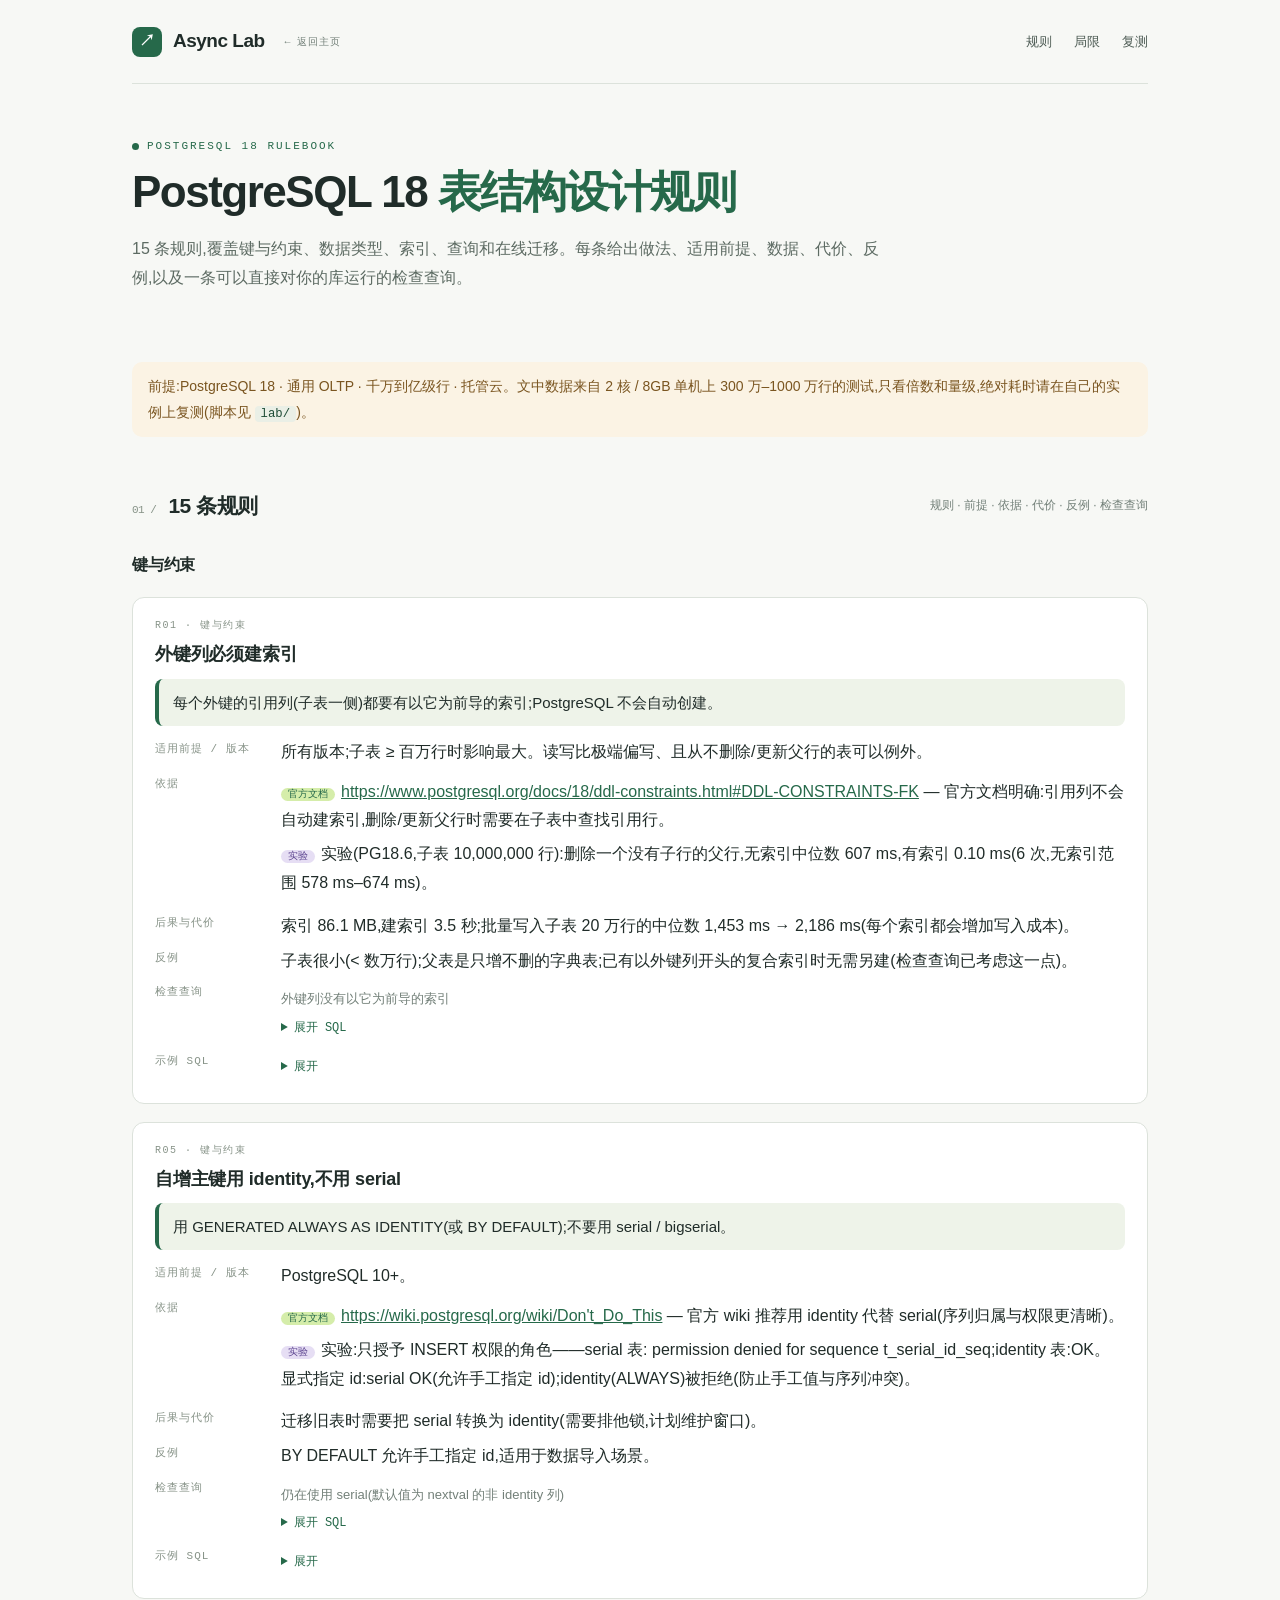
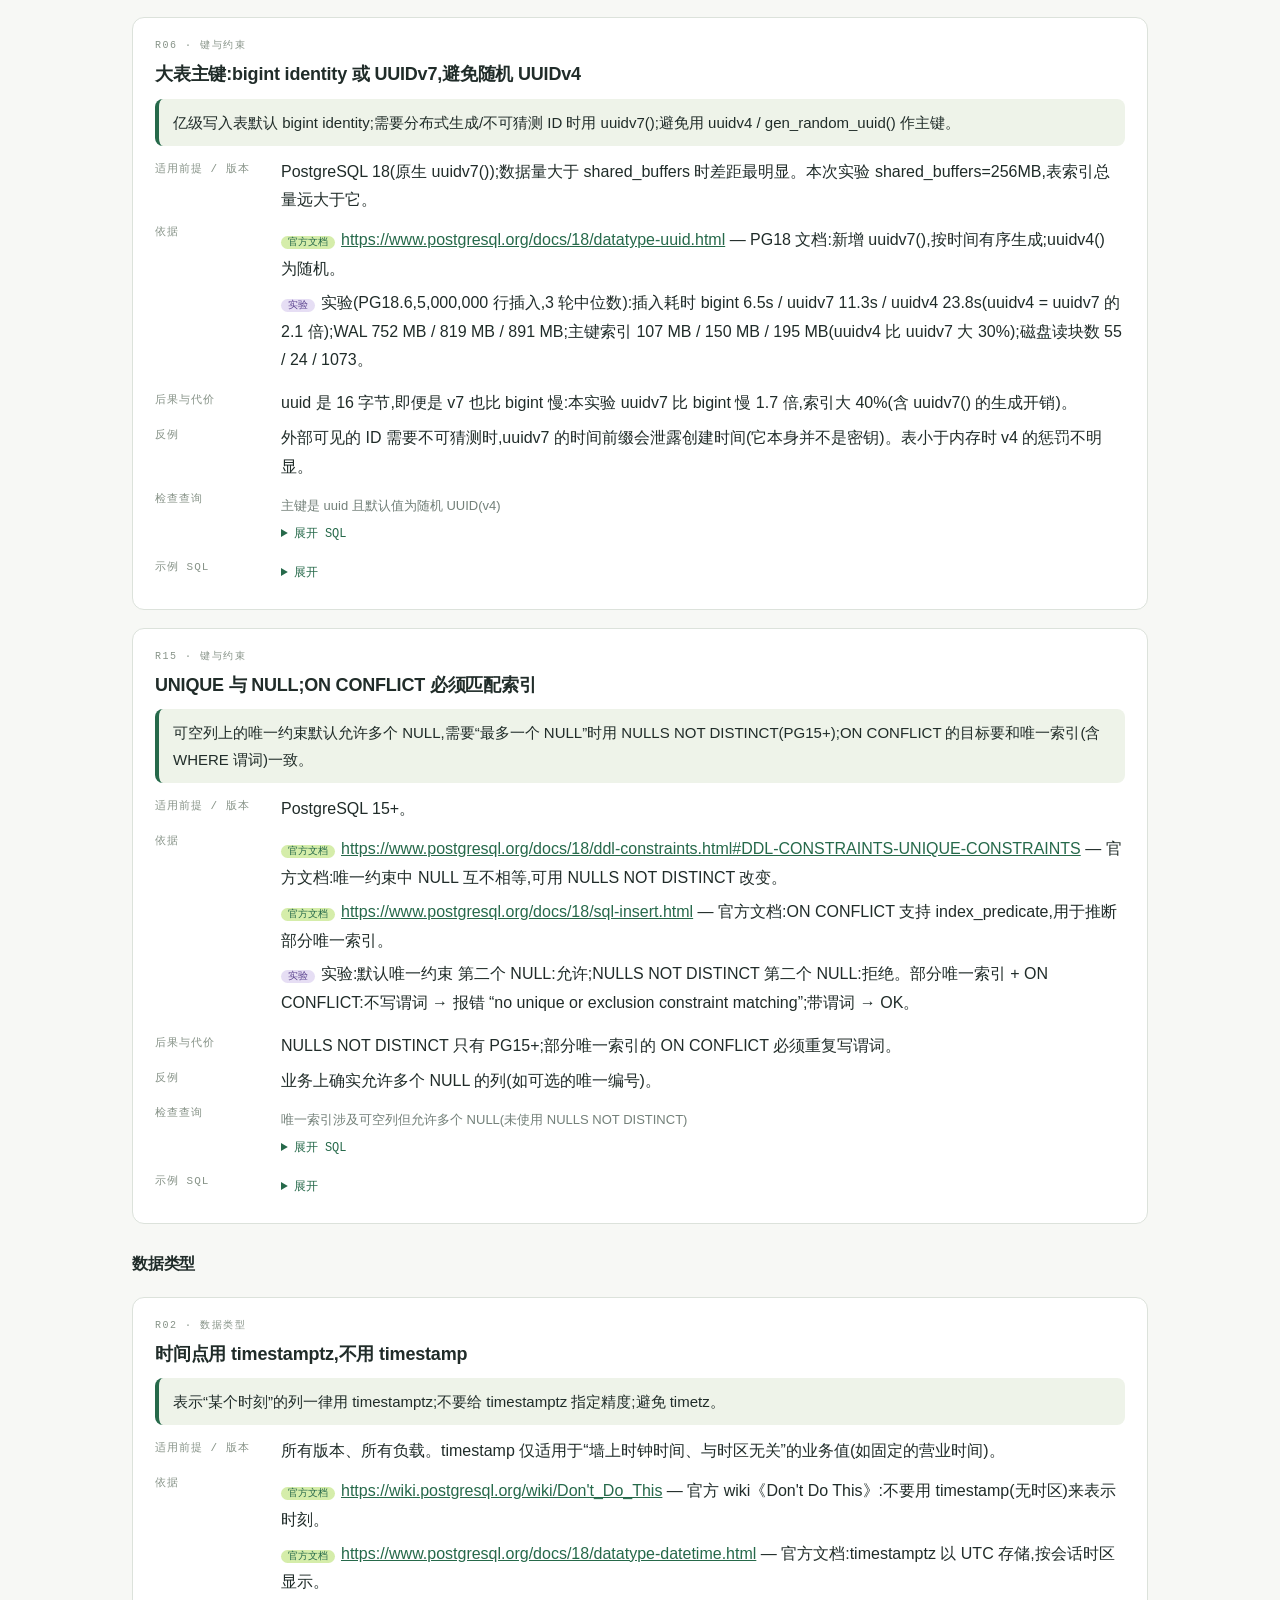
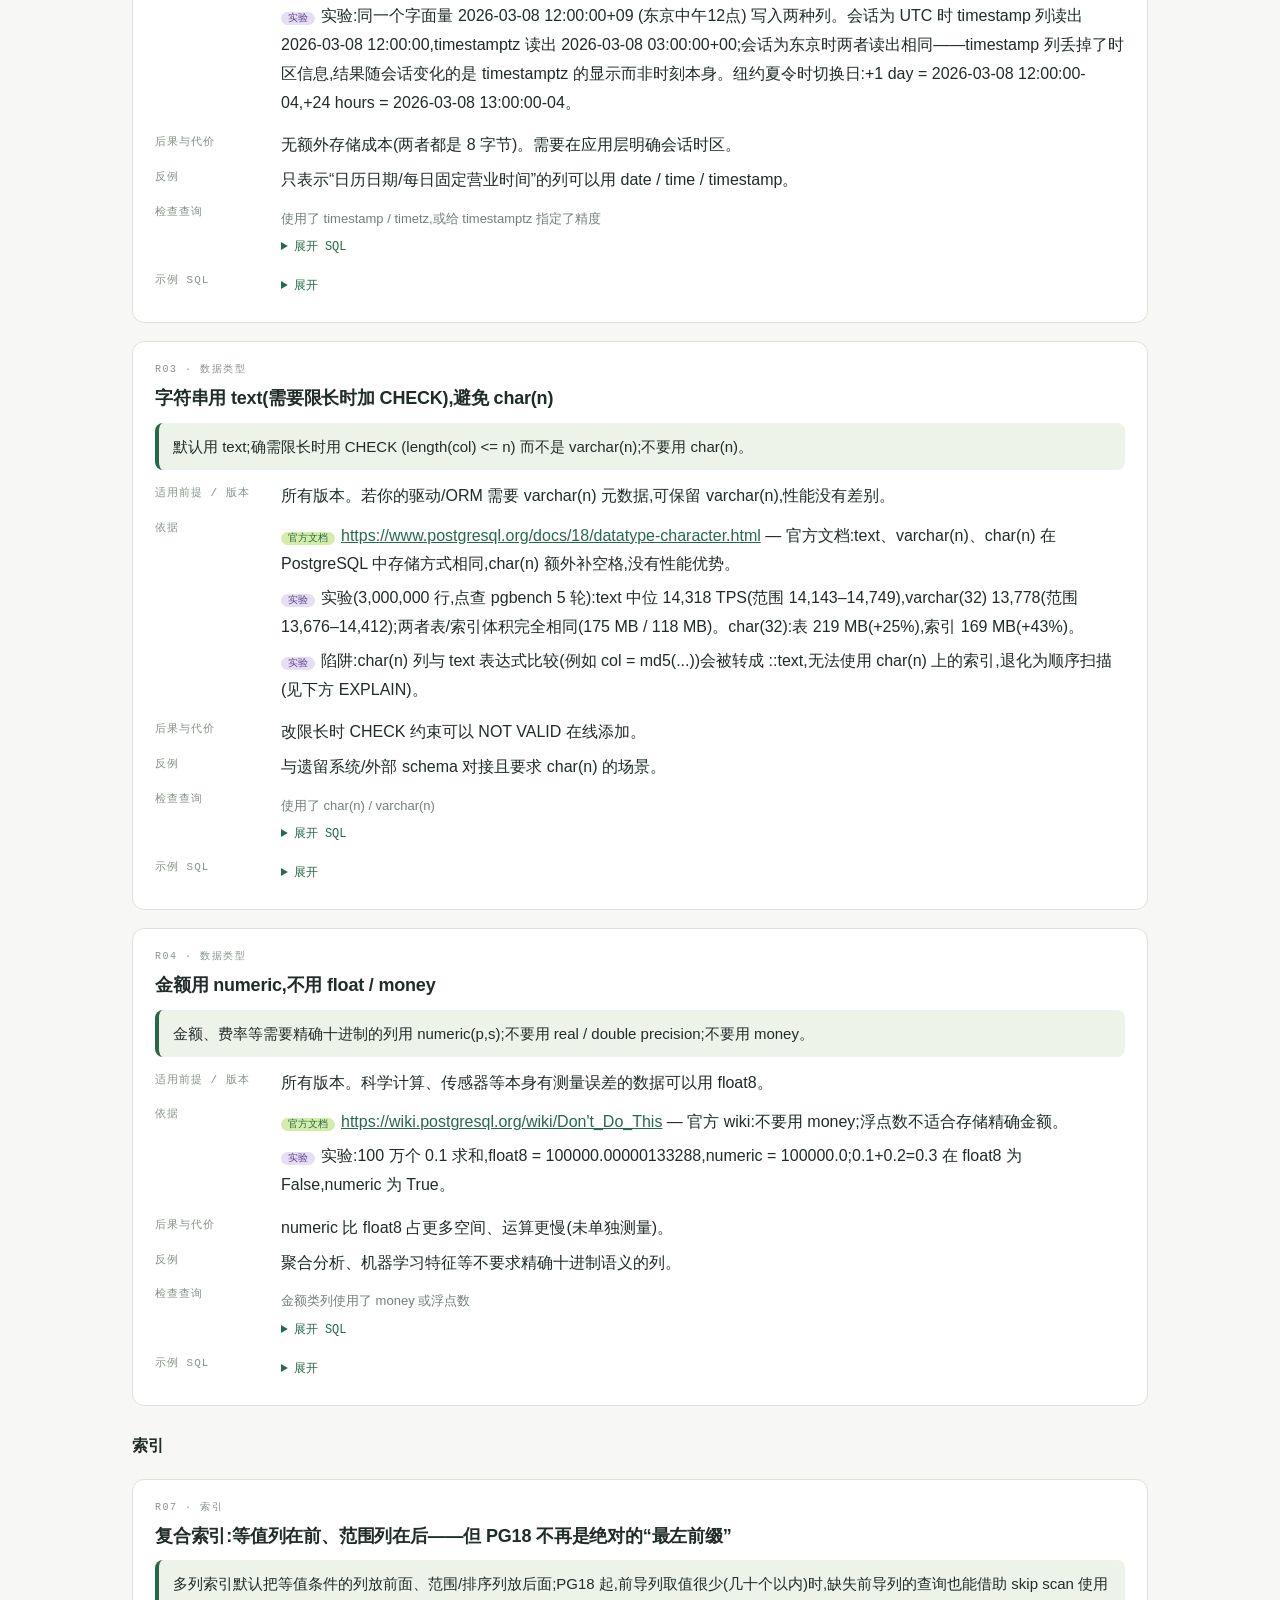
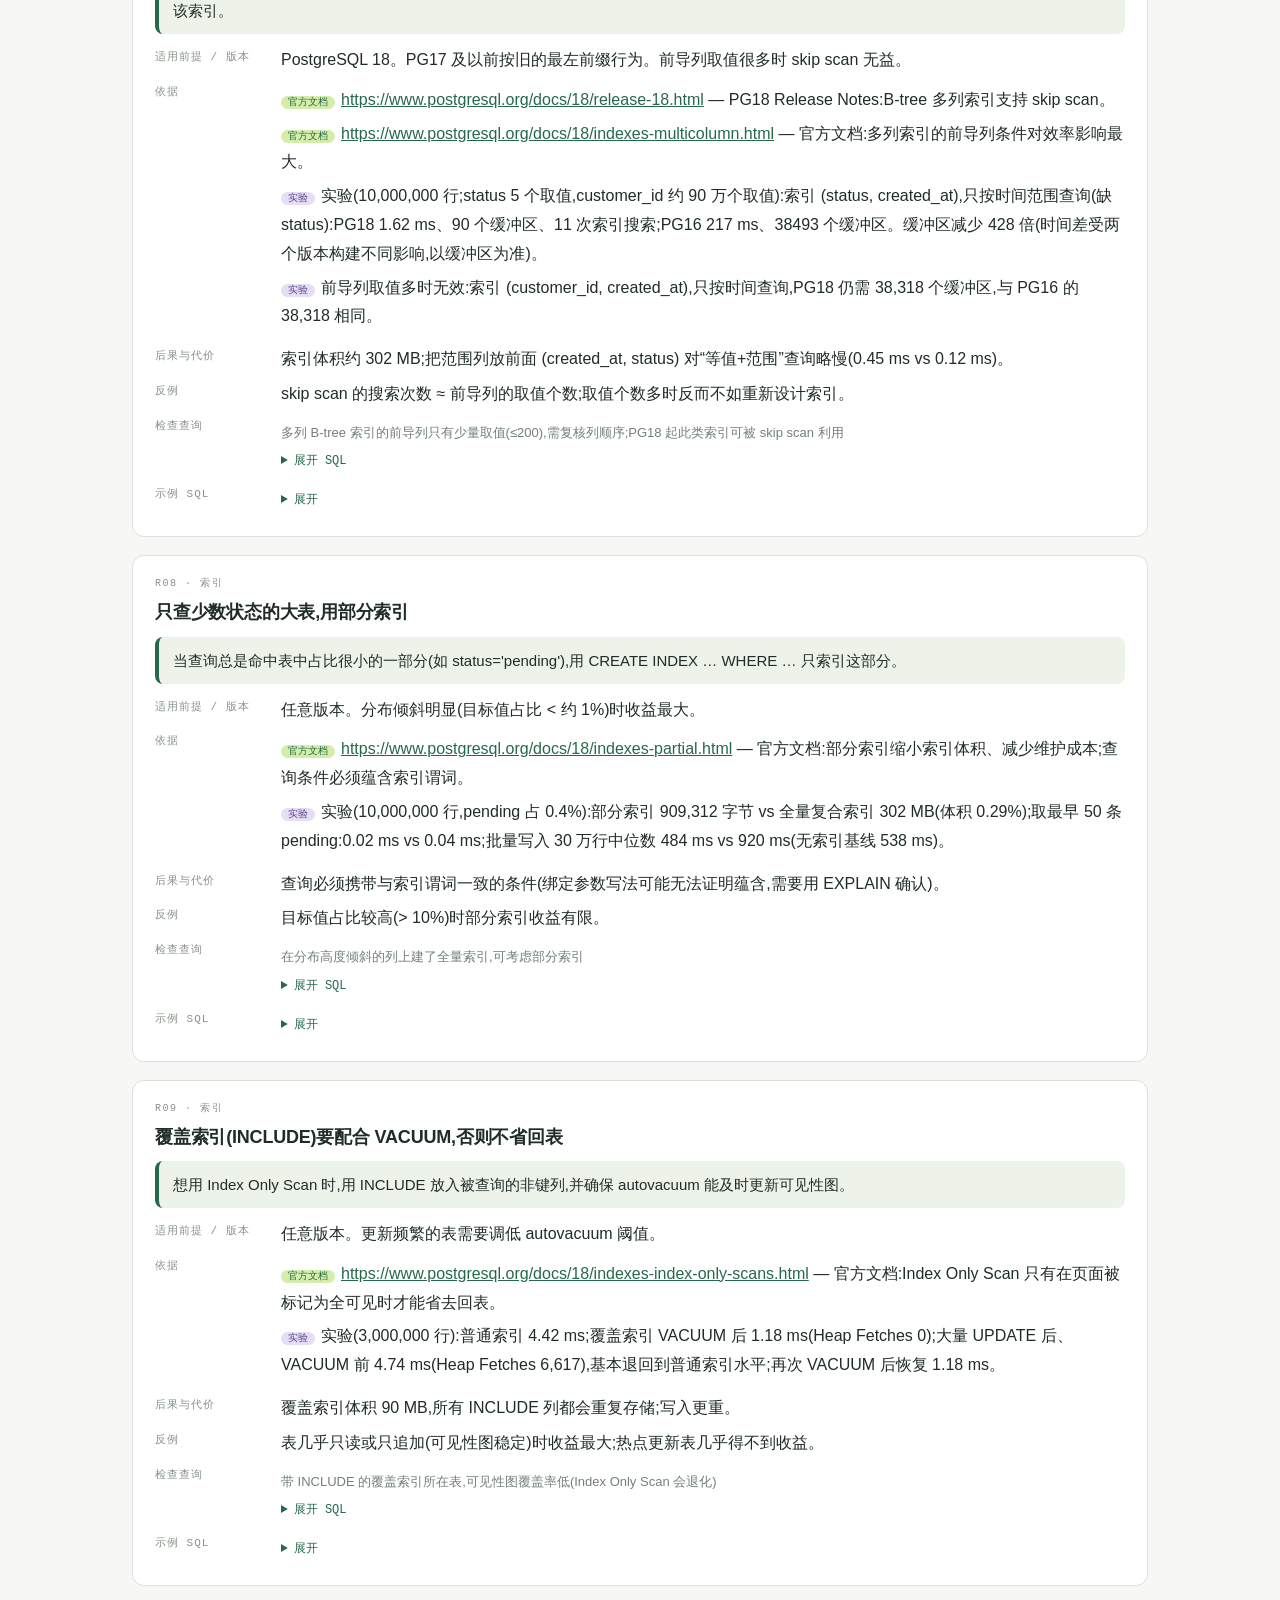
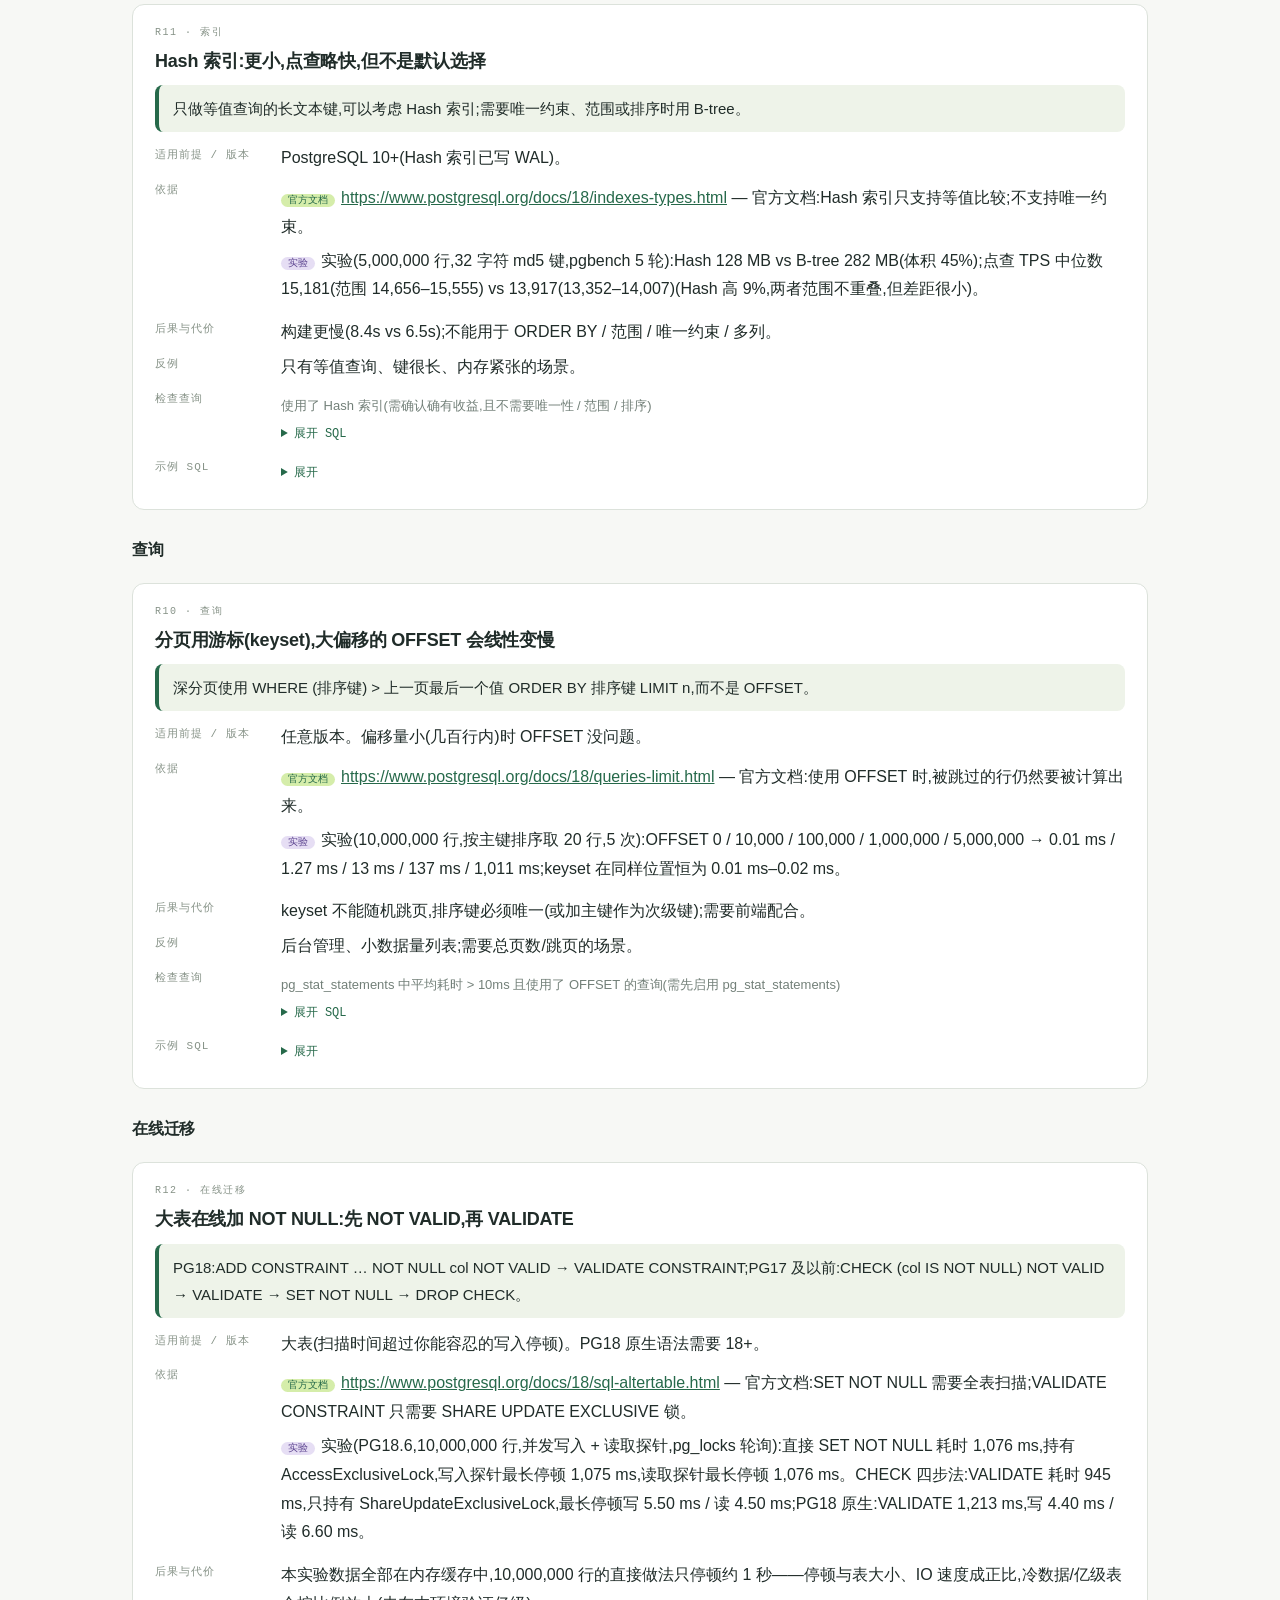
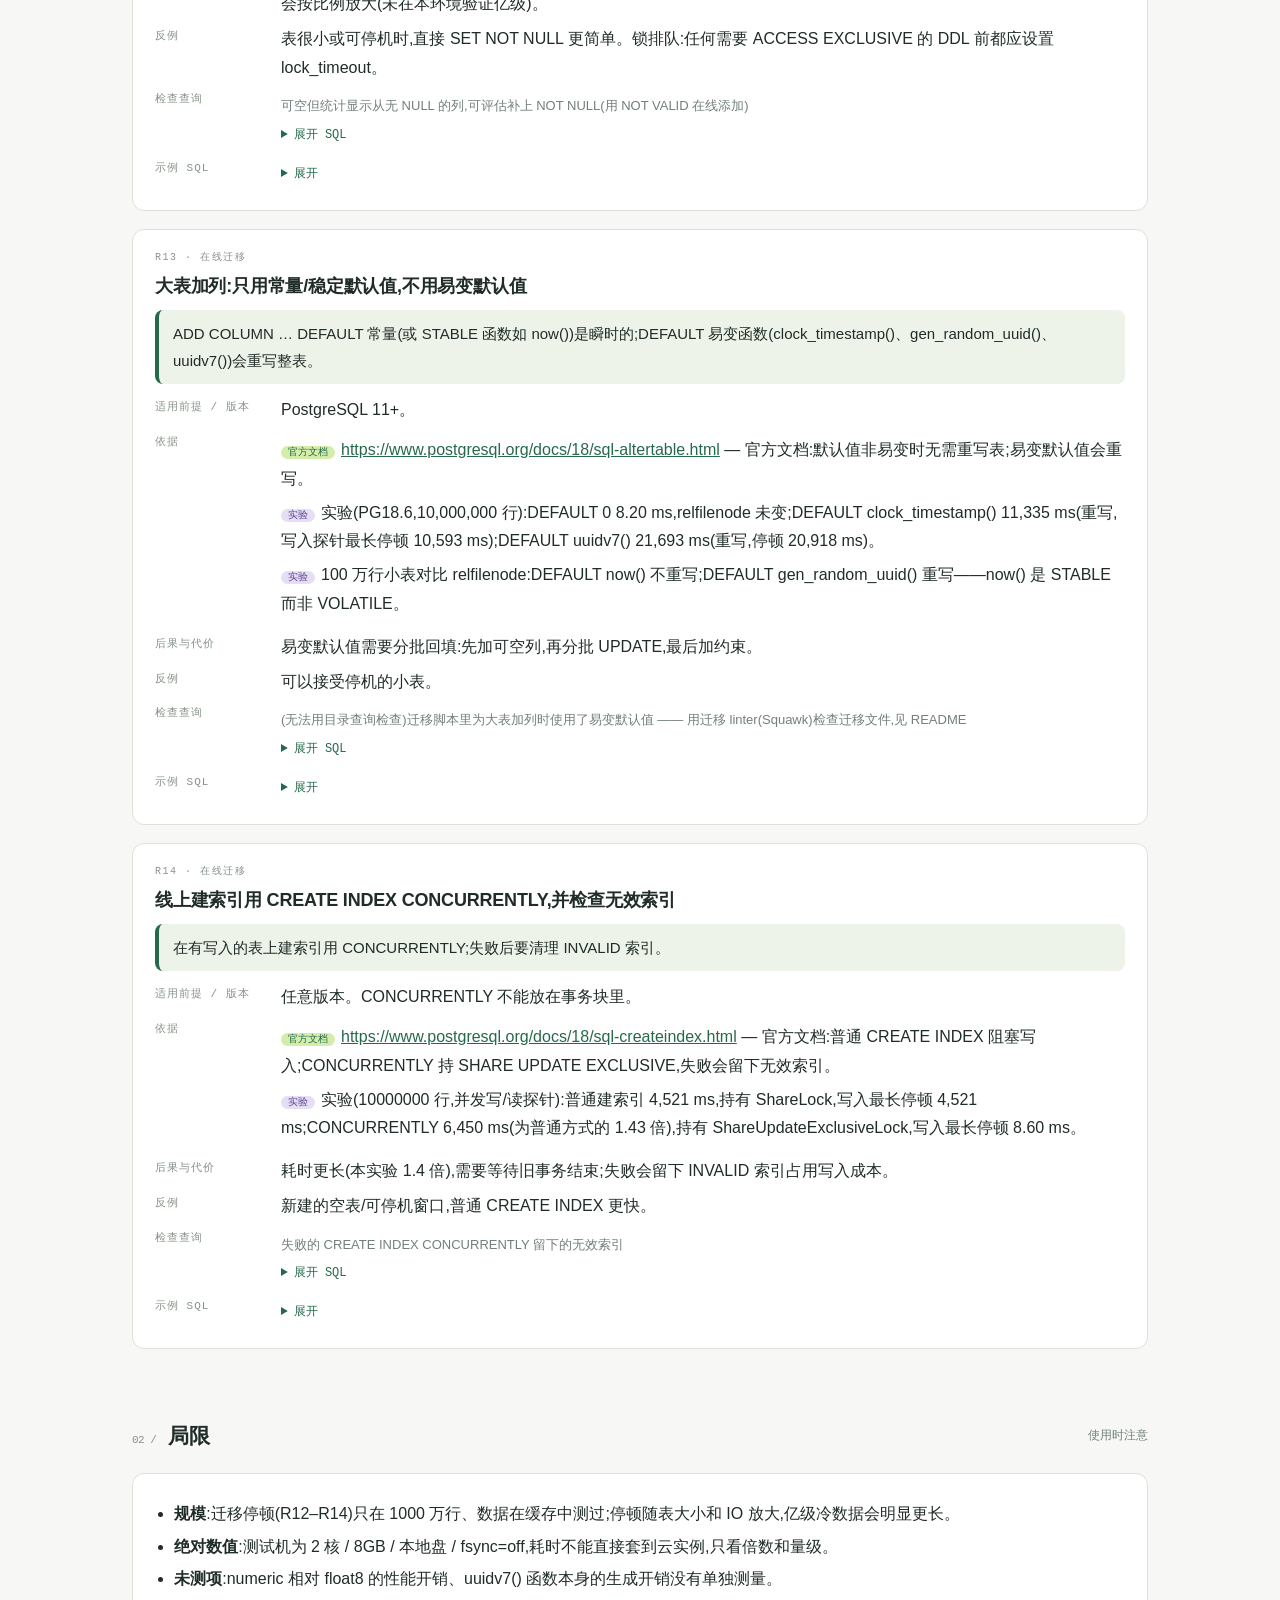
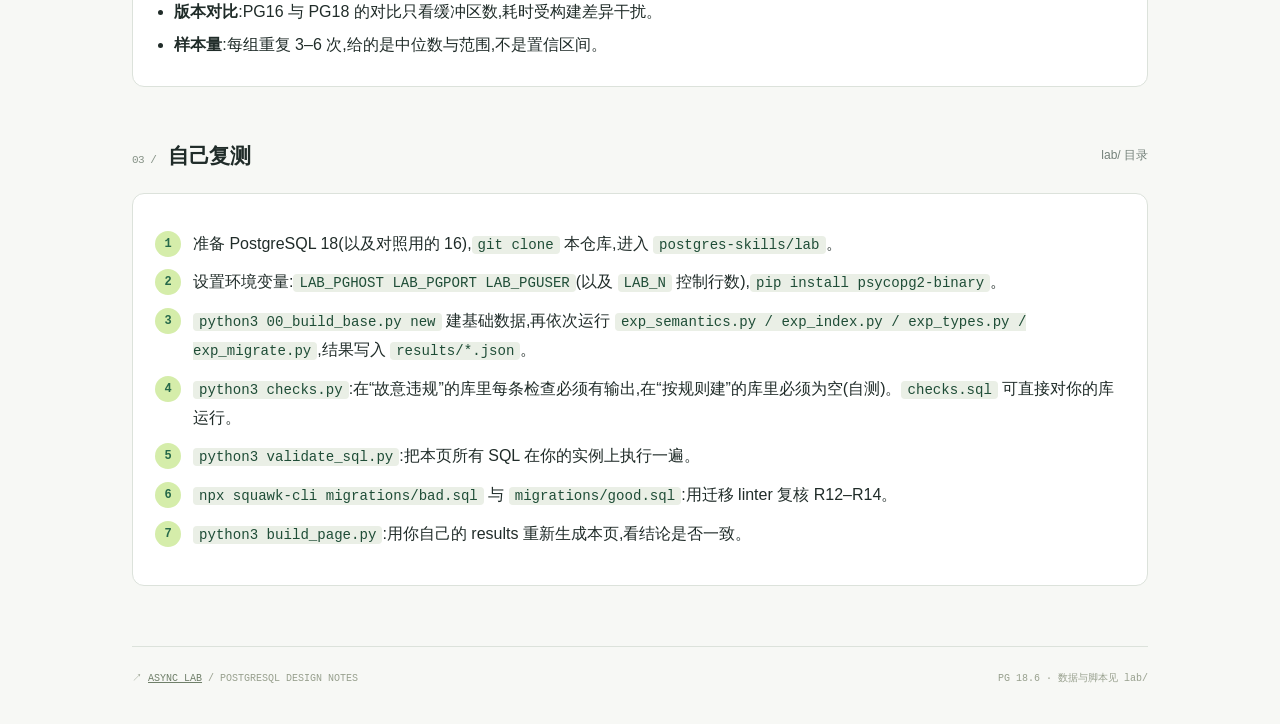
<file: postgres-skills/index.html>
<!DOCTYPE html>
<html lang="zh-CN">
<head>
<meta charset="UTF-8"><meta name="viewport" content="width=device-width,initial-scale=1">
<title>PostgreSQL 18 设计规则手册</title>
<meta name="description" content="15 条 PostgreSQL 18 表结构设计规则:做法、代价、反例与检查查询。">
<style>
:root{--bg:#f7f8f5;--ink:#202c29;--muted:#738079;--line:#dce2db;--green:#26694a;--lime:#d5edaa;--orange:#d7814f;--purple:#9275c1;--red:#b8483c;--card:#fff;--code:#2d3c32;--mono:ui-monospace,SFMono-Regular,Consolas,monospace}
*{box-sizing:border-box}
html{scroll-behavior:smooth}
body{margin:0;background:var(--bg);color:var(--ink);font-family:Inter,-apple-system,BlinkMacSystemFont,"PingFang SC","Microsoft YaHei",sans-serif;line-height:1.8}
a{color:inherit}
.shell{max-width:1080px;margin:auto;padding:0 32px}
header{height:84px;display:flex;align-items:center;justify-content:space-between;gap:16px;border-bottom:1px solid var(--line)}
.brand{display:flex;align-items:center;gap:11px;font-size:19px;font-weight:750;letter-spacing:-.5px;text-decoration:none}
.mark{display:inline-grid;place-items:center;width:30px;height:30px;border-radius:8px;background:var(--green);color:#fff;font-size:16px}
.brand small{font-size:10px;letter-spacing:1px;color:var(--muted);font-weight:500;margin-left:7px}
nav{display:flex;gap:22px;font-size:13px;flex-wrap:wrap}
nav a{text-decoration:none;color:#4f5d56}
nav a:hover{color:var(--green)}
.hero{padding:56px 0 36px}
.eyebrow{font:11px var(--mono);letter-spacing:2px;color:var(--green);display:flex;gap:8px;align-items:center}
.dot{width:7px;height:7px;border-radius:50%;background:var(--green)}
h1{font-size:44px;line-height:1.2;letter-spacing:-1.5px;margin:14px 0 16px}
h1 em{font-style:normal;color:var(--green)}
.lead{max-width:760px;color:#5d6b63;font-size:16px;margin:0}
.lead strong{color:var(--ink)}
section{padding:20px 0 30px;scroll-margin-top:20px}
.section-head{display:flex;align-items:center;justify-content:space-between;gap:15px;margin-bottom:18px;flex-wrap:wrap}
.section-head h2{font-size:21px;letter-spacing:-.5px;margin:0}
.section-head h2 span{font:11px var(--mono);color:#879388;margin-right:12px}
.section-head>span{color:var(--muted);font-size:12px}
h3{font-size:16px;margin:0 0 6px;letter-spacing:-.2px}
p{margin:6px 0}
ul{margin:6px 0;padding-left:1.2em}
li{margin:4px 0}
code{font:0.88em var(--mono);background:#eaefe6;padding:1px 6px;border-radius:4px;color:#1f4d37}
pre{margin:10px 0 0;padding:15px 17px;background:var(--code);color:#e6efdc;border-radius:10px;overflow-x:auto;font:12.5px/1.75 var(--mono);border:1px solid #536b48}
pre code{background:none;color:inherit;padding:0;font:inherit}
pre .c{color:#9fb28f}
.grid{display:grid;gap:14px}
.g2{grid-template-columns:repeat(2,minmax(0,1fr))}
.g3{grid-template-columns:repeat(3,minmax(0,1fr))}
.card{background:var(--card);border:1px solid var(--line);border-radius:12px;padding:20px 22px;min-width:0}
.card.pick{border-left:4px solid var(--green)}
.tag{display:inline-block;font:10px var(--mono);letter-spacing:1px;color:var(--green);background:var(--lime);padding:2px 9px;border-radius:99px;margin-bottom:8px}
.tag.warn{background:#f6dccb;color:#8a4a22}
.tag.violet{background:#e6def4;color:#5d4590}
.idx{font:10px var(--mono);letter-spacing:1.5px;color:#879388;display:block;margin-bottom:6px}
.takeaway{background:var(--green);color:#f1f8e8;border-radius:12px;padding:20px 24px;margin-top:16px}
.takeaway strong{color:var(--lime)}
.takeaway p{margin:4px 0 0}
.scroll{overflow-x:auto}
table{width:100%;border-collapse:collapse;font-size:14px;background:var(--card);border:1px solid var(--line);border-radius:12px;overflow:hidden}
th,td{padding:10px 14px;text-align:left;border-bottom:1px solid var(--line);vertical-align:top}
th{background:#eef3e9;font-weight:600;font-size:13px}
tr:last-child td{border-bottom:none}
td.bad{color:var(--red)}
td.good{color:var(--green);font-weight:600}
.pair{display:grid;grid-template-columns:1fr 1fr;gap:12px;margin-top:8px}
.pair pre{margin:0}
.pair .bad pre{border-color:#8c4b43}
.pair .lab{font:11px var(--mono);letter-spacing:1px;margin-bottom:6px}
.pair .bad .lab{color:var(--red)}
.pair .good .lab{color:var(--green)}
.note{background:#fbf3e4;color:#7a5520;border-radius:10px;padding:12px 16px;font-size:14px;margin-top:14px}
.steps{counter-reset:s;list-style:none;padding:0}
.steps li{counter-increment:s;position:relative;padding-left:38px;margin:10px 0}
.steps li::before{content:counter(s);position:absolute;left:0;top:1px;width:26px;height:26px;border-radius:50%;background:var(--lime);color:var(--green);font:600 12px/26px var(--mono);text-align:center}
.check{list-style:none;padding:0}
.check li{padding-left:28px;position:relative}
.check li::before{content:"✓";position:absolute;left:0;color:var(--green);font-weight:700}
.src{font-size:13px;color:var(--muted)}
.src a{color:var(--green)}
footer{border-top:1px solid var(--line);margin-top:30px;padding:23px 0 36px;display:flex;justify-content:space-between;gap:16px;flex-wrap:wrap;color:#98a08e;font:10px/1.7 var(--mono)}
footer a{color:#6f7f69}
@media(max-width:820px){
  .shell{padding:0 20px}
  .g2,.g3,.pair{grid-template-columns:1fr}
  h1{font-size:32px}
  header{height:auto;padding:16px 0;flex-direction:column;align-items:flex-start}
  .brand small{display:none}
}
@media(prefers-reduced-motion:reduce){html{scroll-behavior:auto}}

.rule{margin:18px 0}
.rule h3{font-size:18px}
.rule .oneline{font-size:15px;background:#eef3e9;border-left:4px solid var(--green);padding:10px 14px;border-radius:8px;margin:8px 0 12px}
.rule dl{display:grid;grid-template-columns:110px 1fr;gap:6px 16px;margin:0}
.rule dt{font:11px var(--mono);letter-spacing:1px;color:#879388;padding-top:3px}
.rule dd{margin:0;min-width:0}
.ev{margin:0 0 8px;padding:0;list-style:none}
.ev li{margin:5px 0}
.ev .k{font:10px var(--mono);padding:1px 7px;border-radius:99px;margin-right:6px;background:var(--lime);color:var(--green)}
.ev .k.x{background:#e6def4;color:#5d4590}
.ev a{word-break:break-all;color:var(--green)}
details{margin:8px 0}
summary{cursor:pointer;font:12px var(--mono);color:var(--green)}
.badge{font:10px var(--mono);background:#eaefe6;border-radius:99px;padding:2px 9px;margin-left:8px;color:#4f5d56}
.miss{background:#fbf3e4}
td.num{font-family:var(--mono);font-size:13px}
.matrix td,.matrix th{text-align:center;padding:8px 10px;font-size:13px}
.matrix td:first-child,.matrix th:first-child{text-align:left}
@media(max-width:820px){.rule dl{grid-template-columns:1fr}.rule dt{padding-top:10px}}
</style>
</head>
<body><div class="shell">
<header>
  <a class="brand" href="../"><span class="mark">↗</span> Async Lab <small>← 返回主页</small></a>
  <nav><a href="#rules">规则</a><a href="#todo">局限</a><a href="#repro">复测</a></nav>
</header>
<main>
<div class="hero">
  <div class="eyebrow"><span class="dot"></span> POSTGRESQL 18 RULEBOOK</div>
  <h1>PostgreSQL 18 <em>表结构设计规则</em></h1>
  <p class="lead">15 条规则,覆盖键与约束、数据类型、索引、查询和在线迁移。每条给出做法、适用前提、数据、代价、反例,以及一条可以直接对你的库运行的检查查询。</p>
</div>

<section id="premise">
  <div class="note">前提:PostgreSQL 18 · 通用 OLTP · 千万到亿级行 · 托管云。文中数据来自 2 核 / 8GB 单机上 300 万–1000 万行的测试,只看倍数和量级,绝对耗时请在自己的实例上复测(脚本见 <code>lab/</code>)。</div>
</section>

<section id="rules">
  <div class="section-head"><h2><span>01 /</span>15 条规则</h2><span>规则 · 前提 · 依据 · 代价 · 反例 · 检查查询</span></div>
  <h3 style="margin:26px 0 4px">键与约束</h3><article class="card rule" id="r01">
<span class="idx">R01 · 键与约束</span>
<h3>外键列必须建索引</h3>
<div class="oneline">每个外键的引用列(子表一侧)都要有以它为前导的索引;PostgreSQL 不会自动创建。</div>
<dl>
<dt>适用前提 / 版本</dt><dd>所有版本;子表 ≥ 百万行时影响最大。读写比极端偏写、且从不删除/更新父行的表可以例外。</dd>
<dt>依据</dt><dd><ul class="ev"><li><span class="k">官方文档</span><a href="https://www.postgresql.org/docs/18/ddl-constraints.html#DDL-CONSTRAINTS-FK">https://www.postgresql.org/docs/18/ddl-constraints.html#DDL-CONSTRAINTS-FK</a> — 官方文档明确:引用列不会自动建索引,删除/更新父行时需要在子表中查找引用行。</li><li><span class="k x">实验</span>实验(PG18.6,子表 10,000,000 行):删除一个没有子行的父行,无索引中位数 607 ms,有索引 0.10 ms(6 次,无索引范围 578 ms–674 ms)。</li></ul></dd>
<dt>后果与代价</dt><dd>索引 86.1 MB,建索引 3.5 秒;批量写入子表 20 万行的中位数 1,453 ms → 2,186 ms(每个索引都会增加写入成本)。</dd>
<dt>反例</dt><dd>子表很小(&lt; 数万行);父表是只增不删的字典表;已有以外键列开头的复合索引时无需另建(检查查询已考虑这一点)。</dd>
<dt>检查查询</dt><dd><p class="src">外键列没有以它为前导的索引</p><details><summary>展开 SQL</summary><pre><code>SELECT c.conrelid::regclass AS table_name, c.conname AS foreign_key
FROM pg_constraint c
WHERE c.contype = &#x27;f&#x27;
  AND NOT EXISTS (
    SELECT 1 FROM pg_index i
    WHERE i.indrelid = c.conrelid
      AND (string_to_array(i.indkey::text, &#x27; &#x27;)::int2[])[1:array_length(c.conkey, 1)] = c.conkey)</code></pre></details></dd>
<dt>示例 SQL</dt><dd><details><summary>展开</summary><pre><code>CREATE TABLE r01_parent (id bigint GENERATED ALWAYS AS IDENTITY PRIMARY KEY);
CREATE TABLE r01_child (
  id bigint GENERATED ALWAYS AS IDENTITY PRIMARY KEY,
  parent_id bigint NOT NULL REFERENCES r01_parent (id)
);
CREATE INDEX ON r01_child (parent_id);</code></pre></details></dd>
</dl></article><article class="card rule" id="r05">
<span class="idx">R05 · 键与约束</span>
<h3>自增主键用 identity,不用 serial</h3>
<div class="oneline">用 GENERATED ALWAYS AS IDENTITY(或 BY DEFAULT);不要用 serial / bigserial。</div>
<dl>
<dt>适用前提 / 版本</dt><dd>PostgreSQL 10+。</dd>
<dt>依据</dt><dd><ul class="ev"><li><span class="k">官方文档</span><a href="https://wiki.postgresql.org/wiki/Don&#x27;t_Do_This">https://wiki.postgresql.org/wiki/Don&#x27;t_Do_This</a> — 官方 wiki 推荐用 identity 代替 serial(序列归属与权限更清晰)。</li><li><span class="k x">实验</span>实验:只授予 INSERT 权限的角色——serial 表: permission denied for sequence t_serial_id_seq;identity 表:OK。显式指定 id:serial OK(允许手工指定 id);identity(ALWAYS)被拒绝(防止手工值与序列冲突)。</li></ul></dd>
<dt>后果与代价</dt><dd>迁移旧表时需要把 serial 转换为 identity(需要排他锁,计划维护窗口)。</dd>
<dt>反例</dt><dd>BY DEFAULT 允许手工指定 id,适用于数据导入场景。</dd>
<dt>检查查询</dt><dd><p class="src">仍在使用 serial(默认值为 nextval 的非 identity 列)</p><details><summary>展开 SQL</summary><pre><code>SELECT a.attrelid::regclass AS table_name, a.attname AS column_name, pg_get_expr(d.adbin, d.adrelid) AS default_expr
FROM pg_attribute a JOIN pg_class cl ON cl.oid = a.attrelid JOIN pg_namespace n ON n.oid = cl.relnamespace
JOIN pg_attrdef d ON d.adrelid = a.attrelid AND d.adnum = a.attnum
WHERE a.attnum &gt; 0 AND NOT a.attisdropped AND 
  cl.relkind IN (&#x27;r&#x27;,&#x27;p&#x27;) AND n.nspname NOT IN (&#x27;pg_catalog&#x27;,&#x27;information_schema&#x27;,&#x27;pg_toast&#x27;)

  AND a.attidentity = &#x27;&#x27; AND pg_get_expr(d.adbin, d.adrelid) LIKE &#x27;nextval(%&#x27;</code></pre></details></dd>
<dt>示例 SQL</dt><dd><details><summary>展开</summary><pre><code>CREATE TABLE r05_items (
  id bigint GENERATED ALWAYS AS IDENTITY PRIMARY KEY,
  name text NOT NULL
);</code></pre></details></dd>
</dl></article><article class="card rule" id="r06">
<span class="idx">R06 · 键与约束</span>
<h3>大表主键:bigint identity 或 UUIDv7,避免随机 UUIDv4</h3>
<div class="oneline">亿级写入表默认 bigint identity;需要分布式生成/不可猜测 ID 时用 uuidv7();避免用 uuidv4 / gen_random_uuid() 作主键。</div>
<dl>
<dt>适用前提 / 版本</dt><dd>PostgreSQL 18(原生 uuidv7());数据量大于 shared_buffers 时差距最明显。本次实验 shared_buffers=256MB,表索引总量远大于它。</dd>
<dt>依据</dt><dd><ul class="ev"><li><span class="k">官方文档</span><a href="https://www.postgresql.org/docs/18/datatype-uuid.html">https://www.postgresql.org/docs/18/datatype-uuid.html</a> — PG18 文档:新增 uuidv7(),按时间有序生成;uuidv4() 为随机。</li><li><span class="k x">实验</span>实验(PG18.6,5,000,000 行插入,3 轮中位数):插入耗时 bigint 6.5s / uuidv7 11.3s / uuidv4 23.8s(uuidv4 = uuidv7 的 2.1 倍);WAL 752 MB / 819 MB / 891 MB;主键索引 107 MB / 150 MB / 195 MB(uuidv4 比 uuidv7 大 30%);磁盘读块数 55 / 24 / 1073。</li></ul></dd>
<dt>后果与代价</dt><dd>uuid 是 16 字节,即便是 v7 也比 bigint 慢:本实验 uuidv7 比 bigint 慢 1.7 倍,索引大 40%(含 uuidv7() 的生成开销)。</dd>
<dt>反例</dt><dd>外部可见的 ID 需要不可猜测时,uuidv7 的时间前缀会泄露创建时间(它本身并不是密钥)。表小于内存时 v4 的惩罚不明显。</dd>
<dt>检查查询</dt><dd><p class="src">主键是 uuid 且默认值为随机 UUID(v4)</p><details><summary>展开 SQL</summary><pre><code>SELECT a.attrelid::regclass AS table_name, a.attname AS column_name, pg_get_expr(d.adbin, d.adrelid) AS default_expr
FROM pg_index i
JOIN pg_attribute a ON a.attrelid = i.indrelid AND a.attnum = ANY (i.indkey)
JOIN pg_class cl ON cl.oid = a.attrelid JOIN pg_namespace n ON n.oid = cl.relnamespace
JOIN pg_attrdef d ON d.adrelid = a.attrelid AND d.adnum = a.attnum
WHERE i.indisprimary AND a.atttypid = &#x27;uuid&#x27;::regtype AND 
  cl.relkind IN (&#x27;r&#x27;,&#x27;p&#x27;) AND n.nspname NOT IN (&#x27;pg_catalog&#x27;,&#x27;information_schema&#x27;,&#x27;pg_toast&#x27;)

  AND pg_get_expr(d.adbin, d.adrelid) ~ &#x27;(gen_random_uuid|uuidv4|uuid_generate_v4)&#x27;</code></pre></details></dd>
<dt>示例 SQL</dt><dd><details><summary>展开</summary><pre><code>CREATE TABLE r06_events (
  id uuid PRIMARY KEY DEFAULT uuidv7(),
  payload text
);
SELECT uuidv7() &lt; uuidv7() AS ordered;</code></pre></details></dd>
</dl></article><article class="card rule" id="r15">
<span class="idx">R15 · 键与约束</span>
<h3>UNIQUE 与 NULL;ON CONFLICT 必须匹配索引</h3>
<div class="oneline">可空列上的唯一约束默认允许多个 NULL,需要“最多一个 NULL”时用 NULLS NOT DISTINCT(PG15+);ON CONFLICT 的目标要和唯一索引(含 WHERE 谓词)一致。</div>
<dl>
<dt>适用前提 / 版本</dt><dd>PostgreSQL 15+。</dd>
<dt>依据</dt><dd><ul class="ev"><li><span class="k">官方文档</span><a href="https://www.postgresql.org/docs/18/ddl-constraints.html#DDL-CONSTRAINTS-UNIQUE-CONSTRAINTS">https://www.postgresql.org/docs/18/ddl-constraints.html#DDL-CONSTRAINTS-UNIQUE-CONSTRAINTS</a> — 官方文档:唯一约束中 NULL 互不相等,可用 NULLS NOT DISTINCT 改变。</li><li><span class="k">官方文档</span><a href="https://www.postgresql.org/docs/18/sql-insert.html">https://www.postgresql.org/docs/18/sql-insert.html</a> — 官方文档:ON CONFLICT 支持 index_predicate,用于推断部分唯一索引。</li><li><span class="k x">实验</span>实验:默认唯一约束 第二个 NULL:允许;NULLS NOT DISTINCT 第二个 NULL:拒绝。部分唯一索引 + ON CONFLICT:不写谓词 → 报错 “no unique or exclusion constraint matching”;带谓词 → OK。</li></ul></dd>
<dt>后果与代价</dt><dd>NULLS NOT DISTINCT 只有 PG15+;部分唯一索引的 ON CONFLICT 必须重复写谓词。</dd>
<dt>反例</dt><dd>业务上确实允许多个 NULL 的列(如可选的唯一编号)。</dd>
<dt>检查查询</dt><dd><p class="src">唯一索引涉及可空列但允许多个 NULL(未使用 NULLS NOT DISTINCT)</p><details><summary>展开 SQL</summary><pre><code>SELECT i.indexrelid::regclass AS index_name, i.indrelid::regclass AS table_name
FROM pg_index i JOIN pg_class tc ON tc.oid = i.indrelid JOIN pg_namespace n ON n.oid = tc.relnamespace
WHERE i.indisunique AND NOT i.indisprimary AND NOT i.indnullsnotdistinct AND 
  tc.relkind IN (&#x27;r&#x27;,&#x27;p&#x27;) AND n.nspname NOT IN (&#x27;pg_catalog&#x27;,&#x27;information_schema&#x27;,&#x27;pg_toast&#x27;)

  AND EXISTS (SELECT 1 FROM pg_attribute a WHERE a.attrelid = i.indrelid
              AND a.attnum = ANY ((string_to_array(i.indkey::text, &#x27; &#x27;)::int2[])[1:i.indnkeyatts])
              AND NOT a.attnotnull)</code></pre></details></dd>
<dt>示例 SQL</dt><dd><details><summary>展开</summary><pre><code>CREATE TABLE r15_users (id bigint GENERATED ALWAYS AS IDENTITY PRIMARY KEY, email text, deleted_at timestamptz);
CREATE UNIQUE INDEX r15_email_live ON r15_users (email) WHERE deleted_at IS NULL;
INSERT INTO r15_users (email) VALUES (&#x27;a@x.com&#x27;)
ON CONFLICT (email) WHERE deleted_at IS NULL DO NOTHING;
CREATE TABLE r15_nnd (a int UNIQUE NULLS NOT DISTINCT);</code></pre></details></dd>
</dl></article><h3 style="margin:26px 0 4px">数据类型</h3><article class="card rule" id="r02">
<span class="idx">R02 · 数据类型</span>
<h3>时间点用 timestamptz,不用 timestamp</h3>
<div class="oneline">表示“某个时刻”的列一律用 timestamptz;不要给 timestamptz 指定精度;避免 timetz。</div>
<dl>
<dt>适用前提 / 版本</dt><dd>所有版本、所有负载。timestamp 仅适用于“墙上时钟时间、与时区无关”的业务值(如固定的营业时间)。</dd>
<dt>依据</dt><dd><ul class="ev"><li><span class="k">官方文档</span><a href="https://wiki.postgresql.org/wiki/Don&#x27;t_Do_This">https://wiki.postgresql.org/wiki/Don&#x27;t_Do_This</a> — 官方 wiki《Don&#x27;t Do This》:不要用 timestamp(无时区)来表示时刻。</li><li><span class="k">官方文档</span><a href="https://www.postgresql.org/docs/18/datatype-datetime.html">https://www.postgresql.org/docs/18/datatype-datetime.html</a> — 官方文档:timestamptz 以 UTC 存储,按会话时区显示。</li><li><span class="k x">实验</span>实验:同一个字面量 2026-03-08 12:00:00+09 (东京中午12点) 写入两种列。会话为 UTC 时 timestamp 列读出 2026-03-08 12:00:00,timestamptz 读出 2026-03-08 03:00:00+00;会话为东京时两者读出相同——timestamp 列丢掉了时区信息,结果随会话变化的是 timestamptz 的显示而非时刻本身。纽约夏令时切换日:+1 day = 2026-03-08 12:00:00-04,+24 hours = 2026-03-08 13:00:00-04。</li></ul></dd>
<dt>后果与代价</dt><dd>无额外存储成本(两者都是 8 字节)。需要在应用层明确会话时区。</dd>
<dt>反例</dt><dd>只表示“日历日期/每日固定营业时间”的列可以用 date / time / timestamp。</dd>
<dt>检查查询</dt><dd><p class="src">使用了 timestamp / timetz,或给 timestamptz 指定了精度</p><details><summary>展开 SQL</summary><pre><code>SELECT a.attrelid::regclass AS table_name, a.attname AS column_name, format_type(a.atttypid, a.atttypmod) AS type
FROM pg_attribute a JOIN pg_class cl ON cl.oid = a.attrelid JOIN pg_namespace n ON n.oid = cl.relnamespace
WHERE a.attnum &gt; 0 AND NOT a.attisdropped AND 
  cl.relkind IN (&#x27;r&#x27;,&#x27;p&#x27;) AND n.nspname NOT IN (&#x27;pg_catalog&#x27;,&#x27;information_schema&#x27;,&#x27;pg_toast&#x27;)

  AND (a.atttypid IN (&#x27;timestamp&#x27;::regtype, &#x27;timetz&#x27;::regtype)
       OR (a.atttypid = &#x27;timestamptz&#x27;::regtype AND a.atttypmod &lt;&gt; -1))</code></pre></details></dd>
<dt>示例 SQL</dt><dd><details><summary>展开</summary><pre><code>CREATE TABLE r02_events (
  id bigint GENERATED ALWAYS AS IDENTITY PRIMARY KEY,
  happened_at timestamptz NOT NULL DEFAULT now()
);</code></pre></details></dd>
</dl></article><article class="card rule" id="r03">
<span class="idx">R03 · 数据类型</span>
<h3>字符串用 text(需要限长时加 CHECK),避免 char(n)</h3>
<div class="oneline">默认用 text;确需限长时用 CHECK (length(col) &lt;= n) 而不是 varchar(n);不要用 char(n)。</div>
<dl>
<dt>适用前提 / 版本</dt><dd>所有版本。若你的驱动/ORM 需要 varchar(n) 元数据,可保留 varchar(n),性能没有差别。</dd>
<dt>依据</dt><dd><ul class="ev"><li><span class="k">官方文档</span><a href="https://www.postgresql.org/docs/18/datatype-character.html">https://www.postgresql.org/docs/18/datatype-character.html</a> — 官方文档:text、varchar(n)、char(n) 在 PostgreSQL 中存储方式相同,char(n) 额外补空格,没有性能优势。</li><li><span class="k x">实验</span>实验(3,000,000 行,点查 pgbench 5 轮):text 中位 14,318 TPS(范围 14,143–14,749),varchar(32) 13,778(范围 13,676–14,412);两者表/索引体积完全相同(175 MB / 118 MB)。char(32):表 219 MB(+25%),索引 169 MB(+43%)。</li><li><span class="k x">实验</span>陷阱:char(n) 列与 text 表达式比较(例如 col = md5(...))会被转成 ::text,无法使用 char(n) 上的索引,退化为顺序扫描(见下方 EXPLAIN)。</li></ul></dd>
<dt>后果与代价</dt><dd>改限长时 CHECK 约束可以 NOT VALID 在线添加。</dd>
<dt>反例</dt><dd>与遗留系统/外部 schema 对接且要求 char(n) 的场景。</dd>
<dt>检查查询</dt><dd><p class="src">使用了 char(n) / varchar(n)</p><details><summary>展开 SQL</summary><pre><code>SELECT a.attrelid::regclass AS table_name, a.attname AS column_name, format_type(a.atttypid, a.atttypmod) AS type
FROM pg_attribute a JOIN pg_class cl ON cl.oid = a.attrelid JOIN pg_namespace n ON n.oid = cl.relnamespace
WHERE a.attnum &gt; 0 AND NOT a.attisdropped AND 
  cl.relkind IN (&#x27;r&#x27;,&#x27;p&#x27;) AND n.nspname NOT IN (&#x27;pg_catalog&#x27;,&#x27;information_schema&#x27;,&#x27;pg_toast&#x27;)

  AND a.atttypid IN (&#x27;bpchar&#x27;::regtype, &#x27;varchar&#x27;::regtype) AND a.atttypmod &lt;&gt; -1</code></pre></details></dd>
<dt>示例 SQL</dt><dd><details><summary>展开</summary><pre><code>CREATE TABLE r03_users (
  id bigint GENERATED ALWAYS AS IDENTITY PRIMARY KEY,
  email text NOT NULL CHECK (length(email) &lt;= 254)
);
-- char(n) 与 text 比较:不能走索引(Seq Scan),显式转换为 char(n) 才行
CREATE TABLE r03_c (code char(32) PRIMARY KEY);
INSERT INTO r03_c SELECT md5(g::text) FROM generate_series(1, 20000) g;
ANALYZE r03_c;
EXPLAIN SELECT 1 FROM r03_c WHERE code = md5(&#x27;5&#x27;);
EXPLAIN SELECT 1 FROM r03_c WHERE code = md5(&#x27;5&#x27;)::char(32);</code></pre></details></dd>
</dl></article><article class="card rule" id="r04">
<span class="idx">R04 · 数据类型</span>
<h3>金额用 numeric,不用 float / money</h3>
<div class="oneline">金额、费率等需要精确十进制的列用 numeric(p,s);不要用 real / double precision;不要用 money。</div>
<dl>
<dt>适用前提 / 版本</dt><dd>所有版本。科学计算、传感器等本身有测量误差的数据可以用 float8。</dd>
<dt>依据</dt><dd><ul class="ev"><li><span class="k">官方文档</span><a href="https://wiki.postgresql.org/wiki/Don&#x27;t_Do_This">https://wiki.postgresql.org/wiki/Don&#x27;t_Do_This</a> — 官方 wiki:不要用 money;浮点数不适合存储精确金额。</li><li><span class="k x">实验</span>实验:100 万个 0.1 求和,float8 = 100000.00000133288,numeric = 100000.0;0.1+0.2=0.3 在 float8 为 False,numeric 为 True。</li></ul></dd>
<dt>后果与代价</dt><dd>numeric 比 float8 占更多空间、运算更慢(未单独测量)。</dd>
<dt>反例</dt><dd>聚合分析、机器学习特征等不要求精确十进制语义的列。</dd>
<dt>检查查询</dt><dd><p class="src">金额类列使用了 money 或浮点数</p><details><summary>展开 SQL</summary><pre><code>SELECT a.attrelid::regclass AS table_name, a.attname AS column_name, format_type(a.atttypid, a.atttypmod) AS type
FROM pg_attribute a JOIN pg_class cl ON cl.oid = a.attrelid JOIN pg_namespace n ON n.oid = cl.relnamespace
WHERE a.attnum &gt; 0 AND NOT a.attisdropped AND 
  cl.relkind IN (&#x27;r&#x27;,&#x27;p&#x27;) AND n.nspname NOT IN (&#x27;pg_catalog&#x27;,&#x27;information_schema&#x27;,&#x27;pg_toast&#x27;)

  AND (a.atttypid = &#x27;money&#x27;::regtype
       OR (a.atttypid IN (&#x27;float4&#x27;::regtype, &#x27;float8&#x27;::regtype)
           AND a.attname ~* &#x27;(price|amount|total|balance|cost|fee|salary|money)&#x27;))</code></pre></details></dd>
<dt>示例 SQL</dt><dd><details><summary>展开</summary><pre><code>CREATE TABLE r04_payments (
  id bigint GENERATED ALWAYS AS IDENTITY PRIMARY KEY,
  amount numeric(12,2) NOT NULL CHECK (amount &gt;= 0)
);
SELECT sum(0.1::float8) AS float_sum, sum(0.1::numeric) AS numeric_sum FROM generate_series(1, 1000000);</code></pre></details></dd>
</dl></article><h3 style="margin:26px 0 4px">索引</h3><article class="card rule" id="r07">
<span class="idx">R07 · 索引</span>
<h3>复合索引:等值列在前、范围列在后——但 PG18 不再是绝对的“最左前缀”</h3>
<div class="oneline">多列索引默认把等值条件的列放前面、范围/排序列放后面;PG18 起,前导列取值很少(几十个以内)时,缺失前导列的查询也能借助 skip scan 使用该索引。</div>
<dl>
<dt>适用前提 / 版本</dt><dd>PostgreSQL 18。PG17 及以前按旧的最左前缀行为。前导列取值很多时 skip scan 无益。</dd>
<dt>依据</dt><dd><ul class="ev"><li><span class="k">官方文档</span><a href="https://www.postgresql.org/docs/18/release-18.html">https://www.postgresql.org/docs/18/release-18.html</a> — PG18 Release Notes:B-tree 多列索引支持 skip scan。</li><li><span class="k">官方文档</span><a href="https://www.postgresql.org/docs/18/indexes-multicolumn.html">https://www.postgresql.org/docs/18/indexes-multicolumn.html</a> — 官方文档:多列索引的前导列条件对效率影响最大。</li><li><span class="k x">实验</span>实验(10,000,000 行;status 5 个取值,customer_id 约 90 万个取值):索引 (status, created_at),只按时间范围查询(缺 status):PG18 1.62 ms、90 个缓冲区、11 次索引搜索;PG16 217 ms、38493 个缓冲区。缓冲区减少 428 倍(时间差受两个版本构建不同影响,以缓冲区为准)。</li><li><span class="k x">实验</span>前导列取值多时无效:索引 (customer_id, created_at),只按时间查询,PG18 仍需 38,318 个缓冲区,与 PG16 的 38,318 相同。</li></ul></dd>
<dt>后果与代价</dt><dd>索引体积约 302 MB;把范围列放前面 (created_at, status) 对“等值+范围”查询略慢(0.45 ms vs 0.12 ms)。</dd>
<dt>反例</dt><dd>skip scan 的搜索次数 ≈ 前导列的取值个数;取值个数多时反而不如重新设计索引。</dd>
<dt>检查查询</dt><dd><p class="src">多列 B-tree 索引的前导列只有少量取值(≤200),需复核列顺序;PG18 起此类索引可被 skip scan 利用</p><details><summary>展开 SQL</summary><pre><code>SELECT i.indexrelid::regclass AS index_name, i.indrelid::regclass AS table_name, a.attname AS leading_column, s.n_distinct
FROM pg_index i
JOIN pg_class ic ON ic.oid = i.indexrelid
JOIN pg_am am ON am.oid = ic.relam AND am.amname = &#x27;btree&#x27;
JOIN pg_class tc ON tc.oid = i.indrelid
JOIN pg_namespace n ON n.oid = tc.relnamespace
JOIN pg_attribute a ON a.attrelid = i.indrelid AND a.attnum = i.indkey[0]
JOIN pg_stats s ON s.schemaname = n.nspname AND s.tablename = tc.relname AND s.attname = a.attname
WHERE n.nspname NOT IN (&#x27;pg_catalog&#x27;,&#x27;information_schema&#x27;,&#x27;pg_toast&#x27;) AND i.indnkeyatts &gt; 1 AND s.n_distinct BETWEEN 1 AND 200</code></pre></details></dd>
<dt>示例 SQL</dt><dd><details><summary>展开</summary><pre><code>CREATE TABLE r07_orders (id bigint GENERATED ALWAYS AS IDENTITY PRIMARY KEY, status text NOT NULL, created_at timestamptz NOT NULL);
INSERT INTO r07_orders (status, created_at)
SELECT (ARRAY[&#x27;new&#x27;,&#x27;paid&#x27;,&#x27;shipped&#x27;,&#x27;done&#x27;,&#x27;cancelled&#x27;])[1 + g % 5], now() - (g || &#x27; seconds&#x27;)::interval
FROM generate_series(1, 200000) g;
CREATE INDEX r07_idx ON r07_orders (status, created_at);
ANALYZE r07_orders;
EXPLAIN (ANALYZE, BUFFERS, COSTS OFF, TIMING OFF)
SELECT count(*) FROM r07_orders WHERE created_at &gt; now() - interval &#x27;1 hour&#x27;;</code></pre></details></dd>
</dl></article><article class="card rule" id="r08">
<span class="idx">R08 · 索引</span>
<h3>只查少数状态的大表,用部分索引</h3>
<div class="oneline">当查询总是命中表中占比很小的一部分(如 status=&#x27;pending&#x27;),用 CREATE INDEX … WHERE … 只索引这部分。</div>
<dl>
<dt>适用前提 / 版本</dt><dd>任意版本。分布倾斜明显(目标值占比 &lt; 约 1%)时收益最大。</dd>
<dt>依据</dt><dd><ul class="ev"><li><span class="k">官方文档</span><a href="https://www.postgresql.org/docs/18/indexes-partial.html">https://www.postgresql.org/docs/18/indexes-partial.html</a> — 官方文档:部分索引缩小索引体积、减少维护成本;查询条件必须蕴含索引谓词。</li><li><span class="k x">实验</span>实验(10,000,000 行,pending 占 0.4%):部分索引 909,312 字节 vs 全量复合索引 302 MB(体积 0.29%);取最早 50 条 pending:0.02 ms vs 0.04 ms;批量写入 30 万行中位数 484 ms vs 920 ms(无索引基线 538 ms)。</li></ul></dd>
<dt>后果与代价</dt><dd>查询必须携带与索引谓词一致的条件(绑定参数写法可能无法证明蕴含,需要用 EXPLAIN 确认)。</dd>
<dt>反例</dt><dd>目标值占比较高(&gt; 10%)时部分索引收益有限。</dd>
<dt>检查查询</dt><dd><p class="src">在分布高度倾斜的列上建了全量索引,可考虑部分索引</p><details><summary>展开 SQL</summary><pre><code>SELECT i.indexrelid::regclass AS index_name, i.indrelid::regclass AS table_name, a.attname AS leading_column,
       round((s.most_common_freqs)[1]::numeric, 3) AS top_value_share,
       pg_size_pretty(pg_relation_size(i.indexrelid)) AS index_size
FROM pg_index i
JOIN pg_class tc ON tc.oid = i.indrelid JOIN pg_namespace n ON n.oid = tc.relnamespace
JOIN pg_attribute a ON a.attrelid = i.indrelid AND a.attnum = i.indkey[0]
JOIN pg_stats s ON s.schemaname = n.nspname AND s.tablename = tc.relname AND s.attname = a.attname
WHERE n.nspname NOT IN (&#x27;pg_catalog&#x27;,&#x27;information_schema&#x27;,&#x27;pg_toast&#x27;) AND i.indpred IS NULL AND NOT i.indisprimary AND NOT i.indisunique
  AND (s.most_common_freqs)[1] &gt; 0.9</code></pre></details></dd>
<dt>示例 SQL</dt><dd><details><summary>展开</summary><pre><code>CREATE TABLE r08_jobs (id bigint GENERATED ALWAYS AS IDENTITY PRIMARY KEY, status text NOT NULL, created_at timestamptz NOT NULL DEFAULT now());
CREATE INDEX r08_pending ON r08_jobs (created_at) WHERE status = &#x27;pending&#x27;;</code></pre></details></dd>
</dl></article><article class="card rule" id="r09">
<span class="idx">R09 · 索引</span>
<h3>覆盖索引(INCLUDE)要配合 VACUUM,否则不省回表</h3>
<div class="oneline">想用 Index Only Scan 时,用 INCLUDE 放入被查询的非键列,并确保 autovacuum 能及时更新可见性图。</div>
<dl>
<dt>适用前提 / 版本</dt><dd>任意版本。更新频繁的表需要调低 autovacuum 阈值。</dd>
<dt>依据</dt><dd><ul class="ev"><li><span class="k">官方文档</span><a href="https://www.postgresql.org/docs/18/indexes-index-only-scans.html">https://www.postgresql.org/docs/18/indexes-index-only-scans.html</a> — 官方文档:Index Only Scan 只有在页面被标记为全可见时才能省去回表。</li><li><span class="k x">实验</span>实验(3,000,000 行):普通索引 4.42 ms;覆盖索引 VACUUM 后 1.18 ms(Heap Fetches 0);大量 UPDATE 后、VACUUM 前 4.74 ms(Heap Fetches 6,617),基本退回到普通索引水平;再次 VACUUM 后恢复 1.18 ms。</li></ul></dd>
<dt>后果与代价</dt><dd>覆盖索引体积 90 MB,所有 INCLUDE 列都会重复存储;写入更重。</dd>
<dt>反例</dt><dd>表几乎只读或只追加(可见性图稳定)时收益最大;热点更新表几乎得不到收益。</dd>
<dt>检查查询</dt><dd><p class="src">带 INCLUDE 的覆盖索引所在表,可见性图覆盖率低(Index Only Scan 会退化)</p><details><summary>展开 SQL</summary><pre><code>SELECT i.indexrelid::regclass AS index_name, tc.oid::regclass AS table_name,
       tc.relallvisible AS all_visible_pages, tc.relpages AS pages,
       round(tc.relallvisible::numeric / tc.relpages, 2) AS visible_ratio
FROM pg_index i JOIN pg_class tc ON tc.oid = i.indrelid
WHERE i.indnatts &gt; i.indnkeyatts AND tc.relpages &gt; 0
  AND tc.relallvisible::numeric / tc.relpages &lt; 0.9</code></pre></details></dd>
<dt>示例 SQL</dt><dd><details><summary>展开</summary><pre><code>CREATE TABLE r09_orders (id bigint GENERATED ALWAYS AS IDENTITY PRIMARY KEY, customer_id bigint NOT NULL, total numeric(12,2) NOT NULL);
INSERT INTO r09_orders (customer_id, total) SELECT g % 1000, g FROM generate_series(1, 100000) g;
CREATE INDEX r09_cov ON r09_orders (customer_id) INCLUDE (total);
VACUUM r09_orders;
EXPLAIN (ANALYZE, BUFFERS, COSTS OFF, TIMING OFF) SELECT sum(total) FROM r09_orders WHERE customer_id = 7;</code></pre></details></dd>
</dl></article><article class="card rule" id="r11">
<span class="idx">R11 · 索引</span>
<h3>Hash 索引:更小,点查略快,但不是默认选择</h3>
<div class="oneline">只做等值查询的长文本键,可以考虑 Hash 索引;需要唯一约束、范围或排序时用 B-tree。</div>
<dl>
<dt>适用前提 / 版本</dt><dd>PostgreSQL 10+(Hash 索引已写 WAL)。</dd>
<dt>依据</dt><dd><ul class="ev"><li><span class="k">官方文档</span><a href="https://www.postgresql.org/docs/18/indexes-types.html">https://www.postgresql.org/docs/18/indexes-types.html</a> — 官方文档:Hash 索引只支持等值比较;不支持唯一约束。</li><li><span class="k x">实验</span>实验(5,000,000 行,32 字符 md5 键,pgbench 5 轮):Hash 128 MB vs B-tree 282 MB(体积 45%);点查 TPS 中位数 15,181(范围 14,656–15,555) vs 13,917(13,352–14,007)(Hash 高 9%,两者范围不重叠,但差距很小)。</li></ul></dd>
<dt>后果与代价</dt><dd>构建更慢(8.4s vs 6.5s);不能用于 ORDER BY / 范围 / 唯一约束 / 多列。</dd>
<dt>反例</dt><dd>只有等值查询、键很长、内存紧张的场景。</dd>
<dt>检查查询</dt><dd><p class="src">使用了 Hash 索引(需确认确有收益,且不需要唯一性 / 范围 / 排序)</p><details><summary>展开 SQL</summary><pre><code>SELECT i.indexrelid::regclass AS index_name, i.indrelid::regclass AS table_name,
       pg_size_pretty(pg_relation_size(i.indexrelid)) AS index_size
FROM pg_index i JOIN pg_class ic ON ic.oid = i.indexrelid JOIN pg_am am ON am.oid = ic.relam
WHERE am.amname = &#x27;hash&#x27;</code></pre></details></dd>
<dt>示例 SQL</dt><dd><details><summary>展开</summary><pre><code>CREATE TABLE r11_kv (k text NOT NULL, v text);
CREATE INDEX r11_hash ON r11_kv USING hash (k);</code></pre></details></dd>
</dl></article><h3 style="margin:26px 0 4px">查询</h3><article class="card rule" id="r10">
<span class="idx">R10 · 查询</span>
<h3>分页用游标(keyset),大偏移的 OFFSET 会线性变慢</h3>
<div class="oneline">深分页使用 WHERE (排序键) &gt; 上一页最后一个值 ORDER BY 排序键 LIMIT n,而不是 OFFSET。</div>
<dl>
<dt>适用前提 / 版本</dt><dd>任意版本。偏移量小(几百行内)时 OFFSET 没问题。</dd>
<dt>依据</dt><dd><ul class="ev"><li><span class="k">官方文档</span><a href="https://www.postgresql.org/docs/18/queries-limit.html">https://www.postgresql.org/docs/18/queries-limit.html</a> — 官方文档:使用 OFFSET 时,被跳过的行仍然要被计算出来。</li><li><span class="k x">实验</span>实验(10,000,000 行,按主键排序取 20 行,5 次):OFFSET 0 / 10,000 / 100,000 / 1,000,000 / 5,000,000 → 0.01 ms / 1.27 ms / 13 ms / 137 ms / 1,011 ms;keyset 在同样位置恒为 0.01 ms–0.02 ms。</li></ul></dd>
<dt>后果与代价</dt><dd>keyset 不能随机跳页,排序键必须唯一(或加主键作为次级键);需要前端配合。</dd>
<dt>反例</dt><dd>后台管理、小数据量列表;需要总页数/跳页的场景。</dd>
<dt>检查查询</dt><dd><p class="src">pg_stat_statements 中平均耗时 &gt; 10ms 且使用了 OFFSET 的查询(需先启用 pg_stat_statements)</p><details><summary>展开 SQL</summary><pre><code>SELECT round(mean_exec_time::numeric, 1) AS mean_ms, calls, left(query, 100) AS query
FROM pg_stat_statements
WHERE dbid = (SELECT oid FROM pg_database WHERE datname = current_database())
  AND query ~* &#x27;\moffset\M&#x27; AND mean_exec_time &gt; 10 AND query !~* &#x27;pg_stat_statements&#x27;
ORDER BY mean_exec_time DESC</code></pre></details></dd>
<dt>示例 SQL</dt><dd><details><summary>展开</summary><pre><code>CREATE TABLE r10_posts (id bigint GENERATED ALWAYS AS IDENTITY PRIMARY KEY, title text NOT NULL);
INSERT INTO r10_posts (title) SELECT &#x27;p&#x27; || g FROM generate_series(1, 1000) g;
-- 第一页
SELECT id, title FROM r10_posts ORDER BY id LIMIT 20;
-- 下一页:用上一页最后的 id
SELECT id, title FROM r10_posts WHERE id &gt; 20 ORDER BY id LIMIT 20;</code></pre></details></dd>
</dl></article><h3 style="margin:26px 0 4px">在线迁移</h3><article class="card rule" id="r12">
<span class="idx">R12 · 在线迁移</span>
<h3>大表在线加 NOT NULL:先 NOT VALID,再 VALIDATE</h3>
<div class="oneline">PG18:ADD CONSTRAINT … NOT NULL col NOT VALID → VALIDATE CONSTRAINT;PG17 及以前:CHECK (col IS NOT NULL) NOT VALID → VALIDATE → SET NOT NULL → DROP CHECK。</div>
<dl>
<dt>适用前提 / 版本</dt><dd>大表(扫描时间超过你能容忍的写入停顿)。PG18 原生语法需要 18+。</dd>
<dt>依据</dt><dd><ul class="ev"><li><span class="k">官方文档</span><a href="https://www.postgresql.org/docs/18/sql-altertable.html">https://www.postgresql.org/docs/18/sql-altertable.html</a> — 官方文档:SET NOT NULL 需要全表扫描;VALIDATE CONSTRAINT 只需要 SHARE UPDATE EXCLUSIVE 锁。</li><li><span class="k x">实验</span>实验(PG18.6,10,000,000 行,并发写入 + 读取探针,pg_locks 轮询):直接 SET NOT NULL 耗时 1,076 ms,持有 AccessExclusiveLock,写入探针最长停顿 1,075 ms,读取探针最长停顿 1,076 ms。CHECK 四步法:VALIDATE 耗时 945 ms,只持有 ShareUpdateExclusiveLock,最长停顿写 5.50 ms / 读 4.50 ms;PG18 原生:VALIDATE 1,213 ms,写 4.40 ms / 读 6.60 ms。</li></ul></dd>
<dt>后果与代价</dt><dd>本实验数据全部在内存缓存中,10,000,000 行的直接做法只停顿约 1 秒——停顿与表大小、IO 速度成正比,冷数据/亿级表会按比例放大(未在本环境验证亿级)。</dd>
<dt>反例</dt><dd>表很小或可停机时,直接 SET NOT NULL 更简单。锁排队:任何需要 ACCESS EXCLUSIVE 的 DDL 前都应设置 lock_timeout。</dd>
<dt>检查查询</dt><dd><p class="src">可空但统计显示从无 NULL 的列,可评估补上 NOT NULL(用 NOT VALID 在线添加)</p><details><summary>展开 SQL</summary><pre><code>SELECT a.attrelid::regclass AS table_name, a.attname AS column_name, s.null_frac
FROM pg_attribute a JOIN pg_class cl ON cl.oid = a.attrelid JOIN pg_namespace n ON n.oid = cl.relnamespace
JOIN pg_stats s ON s.schemaname = n.nspname AND s.tablename = cl.relname AND s.attname = a.attname
WHERE a.attnum &gt; 0 AND NOT a.attisdropped AND NOT a.attnotnull AND 
  cl.relkind IN (&#x27;r&#x27;,&#x27;p&#x27;) AND n.nspname NOT IN (&#x27;pg_catalog&#x27;,&#x27;information_schema&#x27;,&#x27;pg_toast&#x27;)

  AND s.null_frac = 0 AND cl.reltuples &gt; 0</code></pre></details></dd>
<dt>示例 SQL</dt><dd><details><summary>展开</summary><pre><code>CREATE TABLE r12_t (id bigint GENERATED ALWAYS AS IDENTITY PRIMARY KEY, note text);
INSERT INTO r12_t (note) SELECT &#x27;x&#x27; FROM generate_series(1, 1000);
ALTER TABLE r12_t ADD CONSTRAINT r12_note_nn NOT NULL note NOT VALID;   -- PG18
ALTER TABLE r12_t VALIDATE CONSTRAINT r12_note_nn;</code></pre></details></dd>
</dl></article><article class="card rule" id="r13">
<span class="idx">R13 · 在线迁移</span>
<h3>大表加列:只用常量/稳定默认值,不用易变默认值</h3>
<div class="oneline">ADD COLUMN … DEFAULT 常量(或 STABLE 函数如 now())是瞬时的;DEFAULT 易变函数(clock_timestamp()、gen_random_uuid()、uuidv7())会重写整表。</div>
<dl>
<dt>适用前提 / 版本</dt><dd>PostgreSQL 11+。</dd>
<dt>依据</dt><dd><ul class="ev"><li><span class="k">官方文档</span><a href="https://www.postgresql.org/docs/18/sql-altertable.html">https://www.postgresql.org/docs/18/sql-altertable.html</a> — 官方文档:默认值非易变时无需重写表;易变默认值会重写。</li><li><span class="k x">实验</span>实验(PG18.6,10,000,000 行):DEFAULT 0 8.20 ms,relfilenode 未变;DEFAULT clock_timestamp() 11,335 ms(重写,写入探针最长停顿 10,593 ms);DEFAULT uuidv7() 21,693 ms(重写,停顿 20,918 ms)。</li><li><span class="k x">实验</span>100 万行小表对比 relfilenode:DEFAULT now() 不重写;DEFAULT gen_random_uuid() 重写——now() 是 STABLE 而非 VOLATILE。</li></ul></dd>
<dt>后果与代价</dt><dd>易变默认值需要分批回填:先加可空列,再分批 UPDATE,最后加约束。</dd>
<dt>反例</dt><dd>可以接受停机的小表。</dd>
<dt>检查查询</dt><dd><p class="src">(无法用目录查询检查)迁移脚本里为大表加列时使用了易变默认值 —— 用迁移 linter(Squawk)检查迁移文件,见 README</p><details><summary>展开 SQL</summary><pre><code>SELECT &#x27;run: squawk migrations/*.sql&#x27; AS how_to_check WHERE false</code></pre></details></dd>
<dt>示例 SQL</dt><dd><details><summary>展开</summary><pre><code>CREATE TABLE r13_t (id bigint GENERATED ALWAYS AS IDENTITY PRIMARY KEY);
INSERT INTO r13_t SELECT FROM generate_series(1, 1000);
ALTER TABLE r13_t ADD COLUMN c_const int NOT NULL DEFAULT 0;
ALTER TABLE r13_t ADD COLUMN c_now timestamptz NOT NULL DEFAULT now();</code></pre></details></dd>
</dl></article><article class="card rule" id="r14">
<span class="idx">R14 · 在线迁移</span>
<h3>线上建索引用 CREATE INDEX CONCURRENTLY,并检查无效索引</h3>
<div class="oneline">在有写入的表上建索引用 CONCURRENTLY;失败后要清理 INVALID 索引。</div>
<dl>
<dt>适用前提 / 版本</dt><dd>任意版本。CONCURRENTLY 不能放在事务块里。</dd>
<dt>依据</dt><dd><ul class="ev"><li><span class="k">官方文档</span><a href="https://www.postgresql.org/docs/18/sql-createindex.html">https://www.postgresql.org/docs/18/sql-createindex.html</a> — 官方文档:普通 CREATE INDEX 阻塞写入;CONCURRENTLY 持 SHARE UPDATE EXCLUSIVE,失败会留下无效索引。</li><li><span class="k x">实验</span>实验(10000000 行,并发写/读探针):普通建索引 4,521 ms,持有 ShareLock,写入最长停顿 4,521 ms;CONCURRENTLY 6,450 ms(为普通方式的 1.43 倍),持有 ShareUpdateExclusiveLock,写入最长停顿 8.60 ms。</li></ul></dd>
<dt>后果与代价</dt><dd>耗时更长(本实验 1.4 倍),需要等待旧事务结束;失败会留下 INVALID 索引占用写入成本。</dd>
<dt>反例</dt><dd>新建的空表/可停机窗口,普通 CREATE INDEX 更快。</dd>
<dt>检查查询</dt><dd><p class="src">失败的 CREATE INDEX CONCURRENTLY 留下的无效索引</p><details><summary>展开 SQL</summary><pre><code>SELECT i.indexrelid::regclass AS index_name, i.indrelid::regclass AS table_name
FROM pg_index i WHERE NOT i.indisvalid</code></pre></details></dd>
<dt>示例 SQL</dt><dd><details><summary>展开</summary><pre><code>CREATE TABLE r14_t (id bigint GENERATED ALWAYS AS IDENTITY PRIMARY KEY, customer_id bigint);
CREATE INDEX CONCURRENTLY r14_idx ON r14_t (customer_id);</code></pre></details></dd>
</dl></article>
</section>





<section id="todo">
  <div class="section-head"><h2><span>02 /</span>局限</h2><span>使用时注意</span></div>
  <div class="card"><ul><li><strong>规模</strong>:迁移停顿(R12–R14)只在 1000 万行、数据在缓存中测过;停顿随表大小和 IO 放大,亿级冷数据会明显更长。</li><li><strong>绝对数值</strong>:测试机为 2 核 / 8GB / 本地盘 / fsync=off,耗时不能直接套到云实例,只看倍数和量级。</li><li><strong>未测项</strong>:numeric 相对 float8 的性能开销、uuidv7() 函数本身的生成开销没有单独测量。</li><li><strong>版本对比</strong>:PG16 与 PG18 的对比只看缓冲区数,耗时受构建差异干扰。</li><li><strong>样本量</strong>:每组重复 3–6 次,给的是中位数与范围,不是置信区间。</li></ul></div>
</section>

<section id="repro">
  <div class="section-head"><h2><span>03 /</span>自己复测</h2><span>lab/ 目录</span></div>
  <div class="card"><ol class="steps">
    <li>准备 PostgreSQL 18(以及对照用的 16),<code>git clone</code> 本仓库,进入 <code>postgres-skills/lab</code>。</li>
    <li>设置环境变量:<code>LAB_PGHOST LAB_PGPORT LAB_PGUSER</code>(以及 <code>LAB_N</code> 控制行数),<code>pip install psycopg2-binary</code>。</li>
    <li><code>python3 00_build_base.py new</code> 建基础数据,再依次运行 <code>exp_semantics.py / exp_index.py / exp_types.py / exp_migrate.py</code>,结果写入 <code>results/*.json</code>。</li>
    <li><code>python3 checks.py</code>:在“故意违规”的库里每条检查必须有输出,在“按规则建”的库里必须为空(自测)。<code>checks.sql</code> 可直接对你的库运行。</li>
    <li><code>python3 validate_sql.py</code>:把本页所有 SQL 在你的实例上执行一遍。</li>
    <li><code>npx squawk-cli migrations/bad.sql</code> 与 <code>migrations/good.sql</code>:用迁移 linter 复核 R12–R14。</li>
    <li><code>python3 build_page.py</code>:用你自己的 results 重新生成本页,看结论是否一致。</li></ol></div>
</section>
</main>
<footer><span>↗ <a href="../">ASYNC LAB</a> / POSTGRESQL DESIGN NOTES</span><span>PG 18.6 · 数据与脚本见 lab/</span></footer>
</div></body>
</html>
</file>
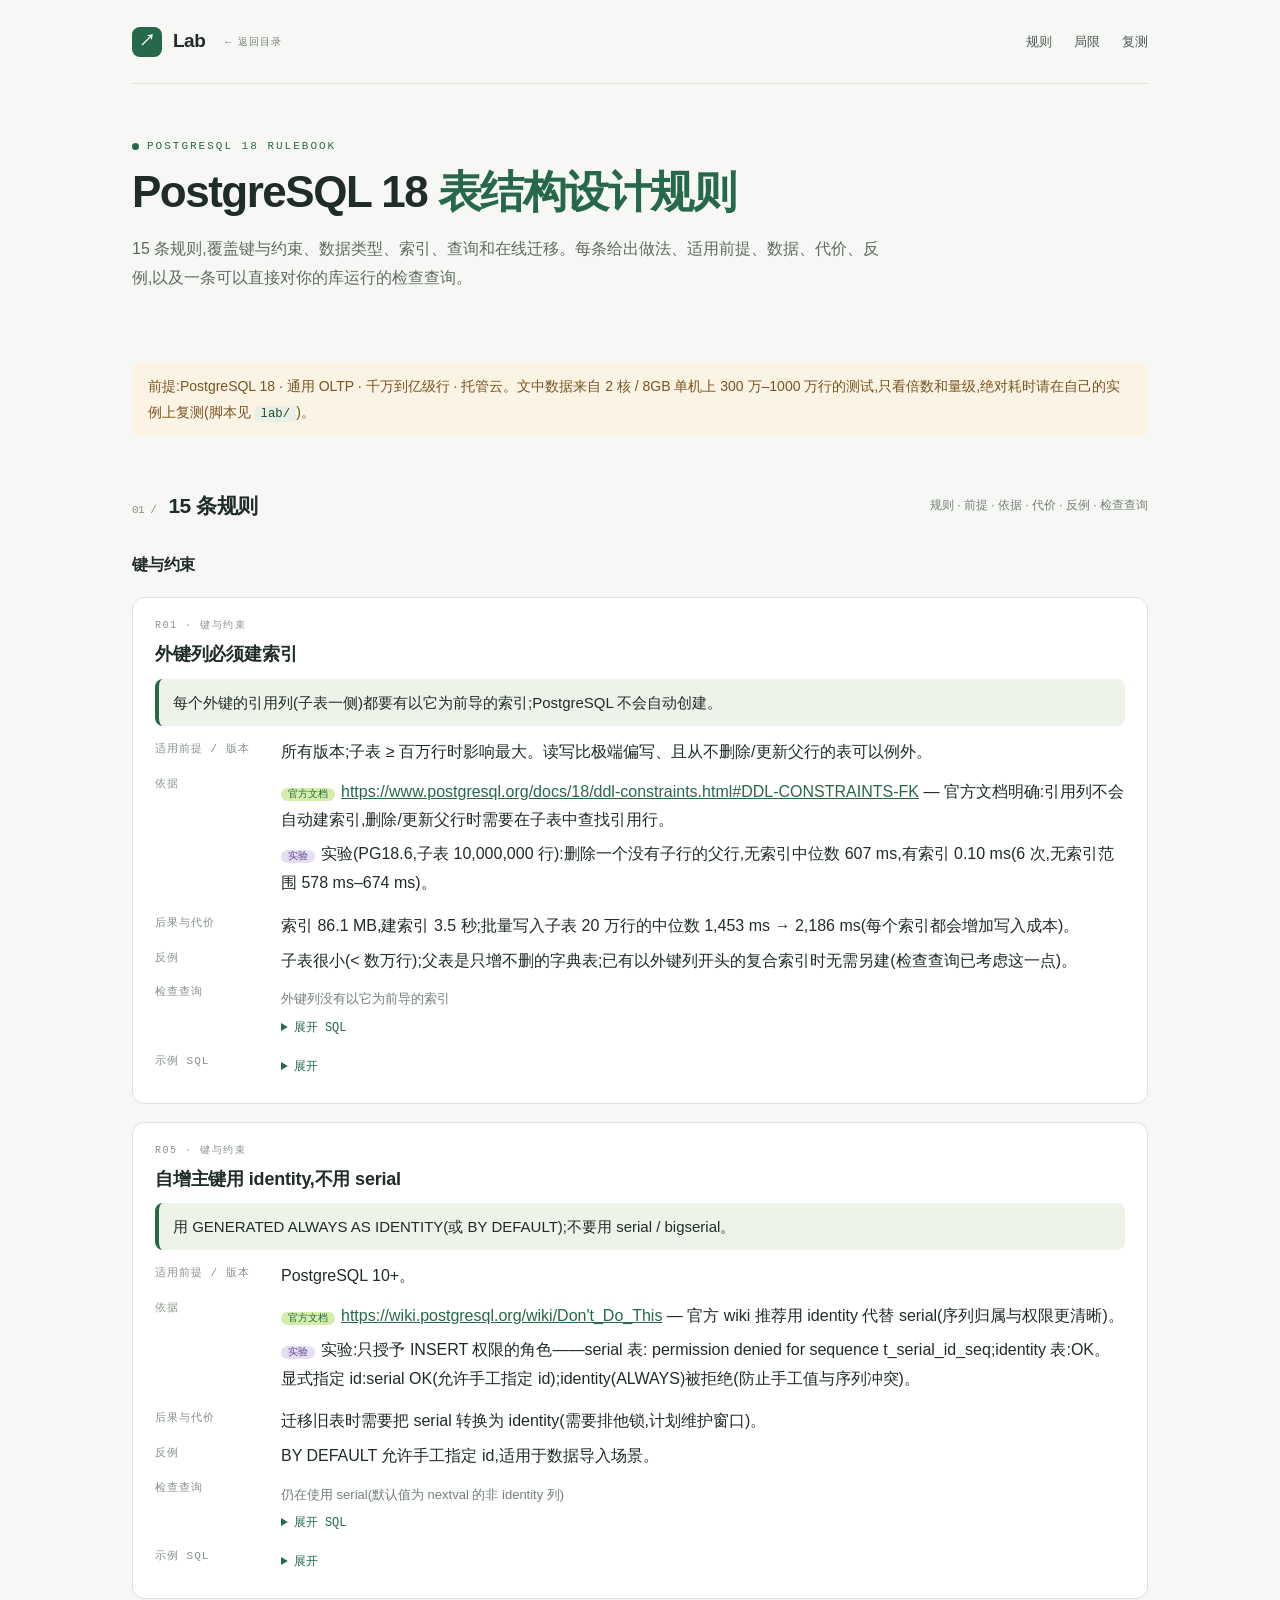
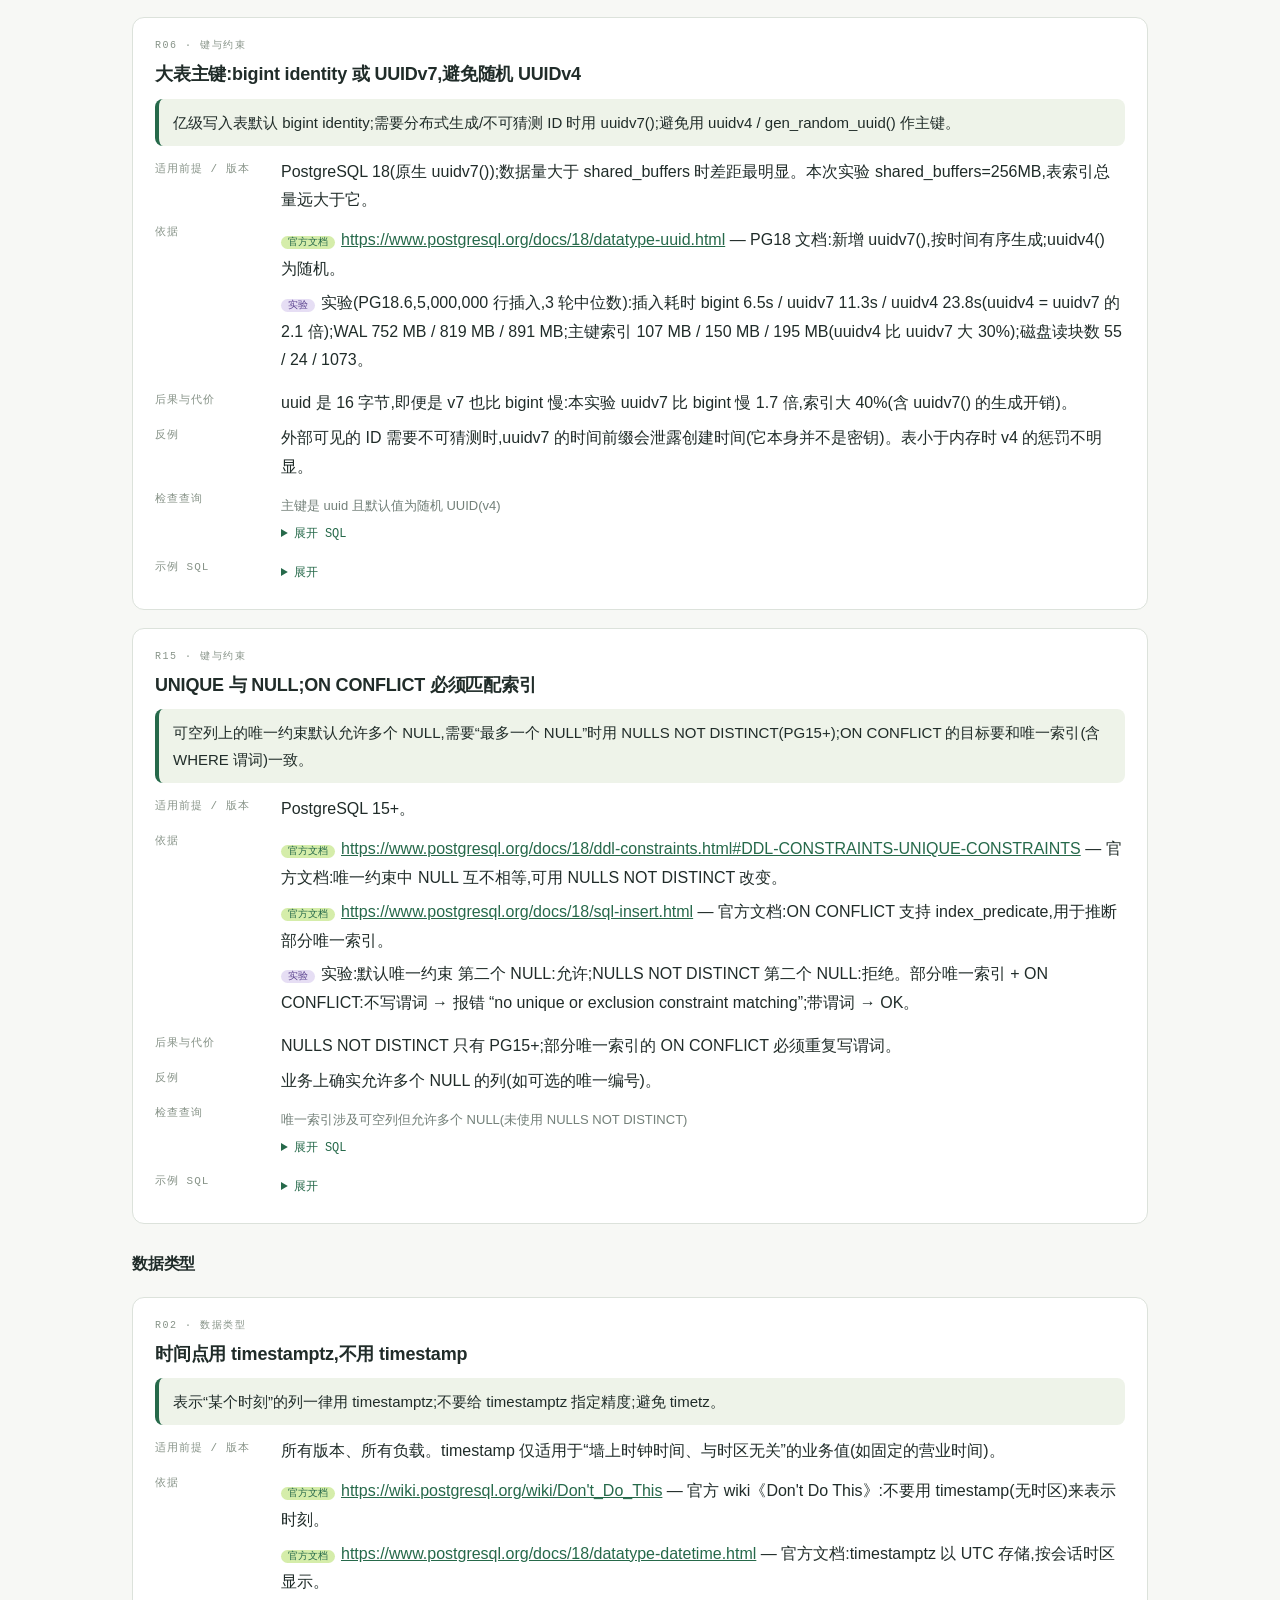
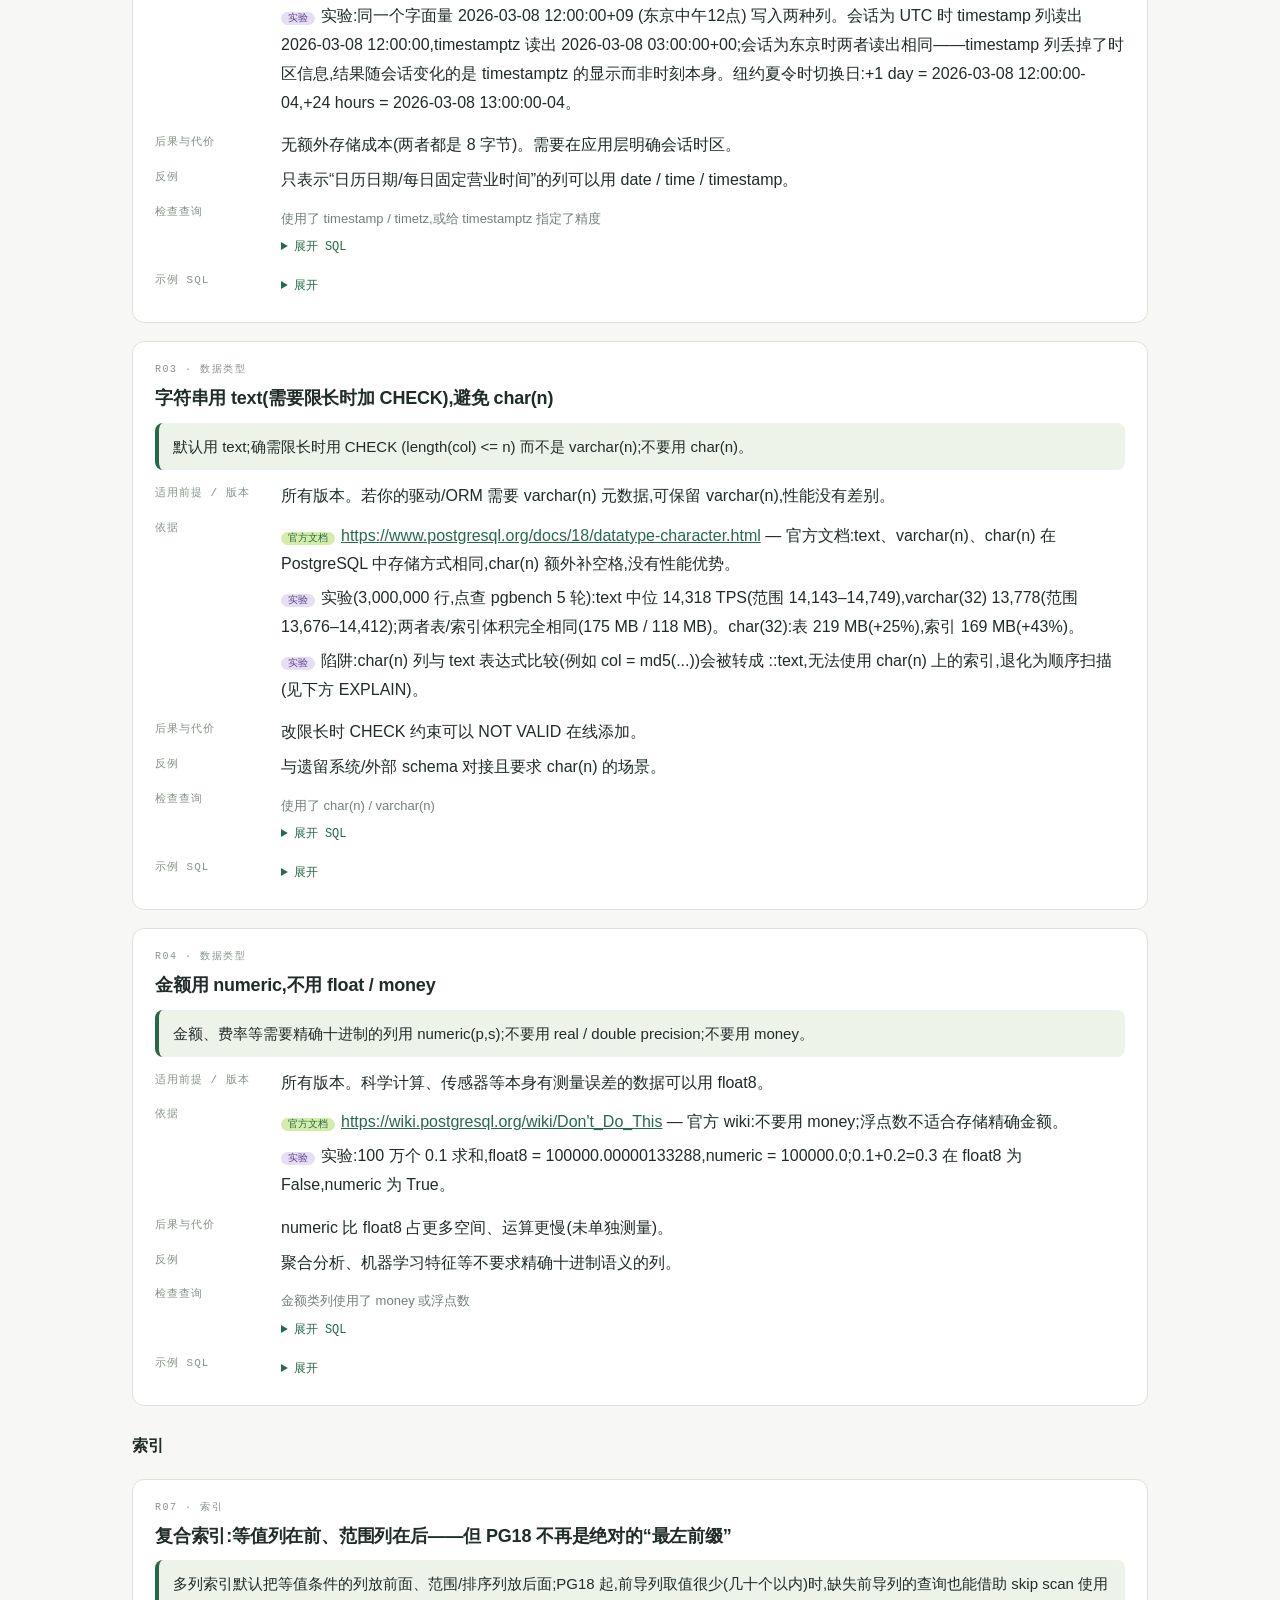
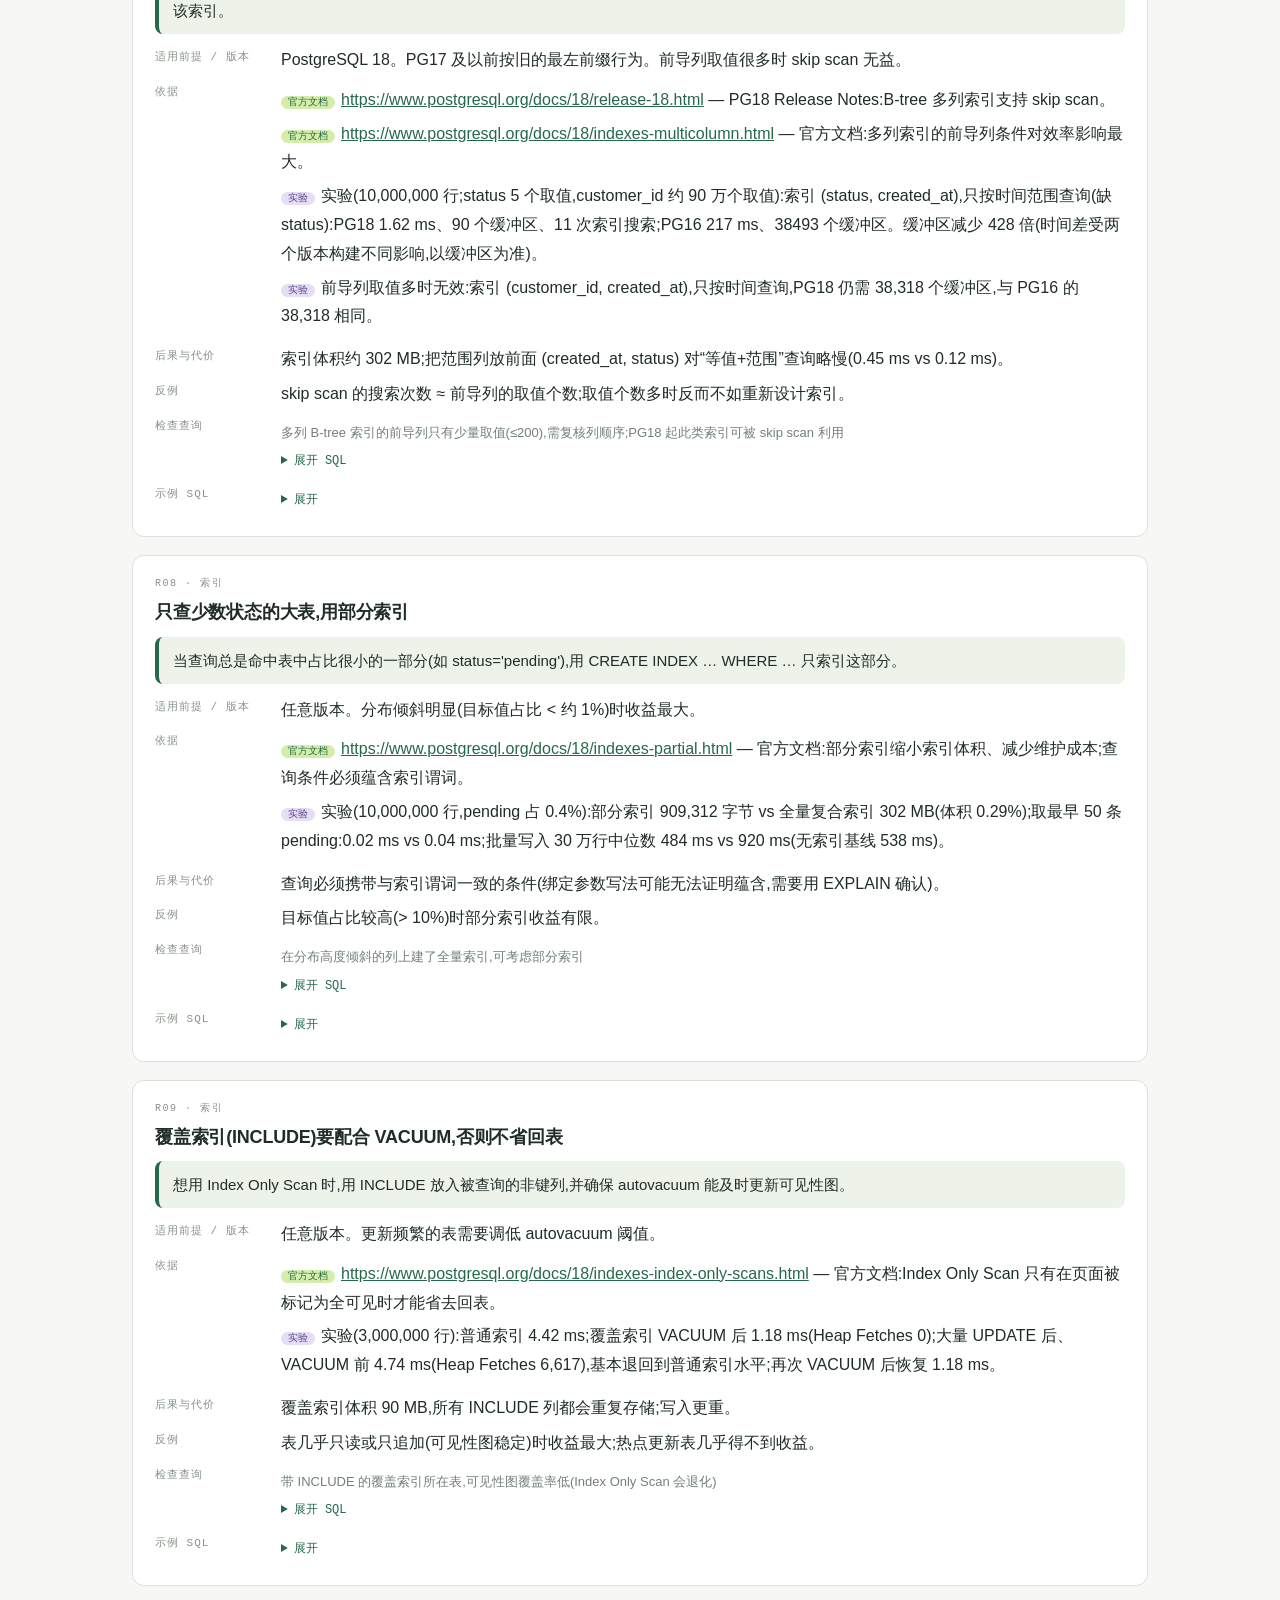
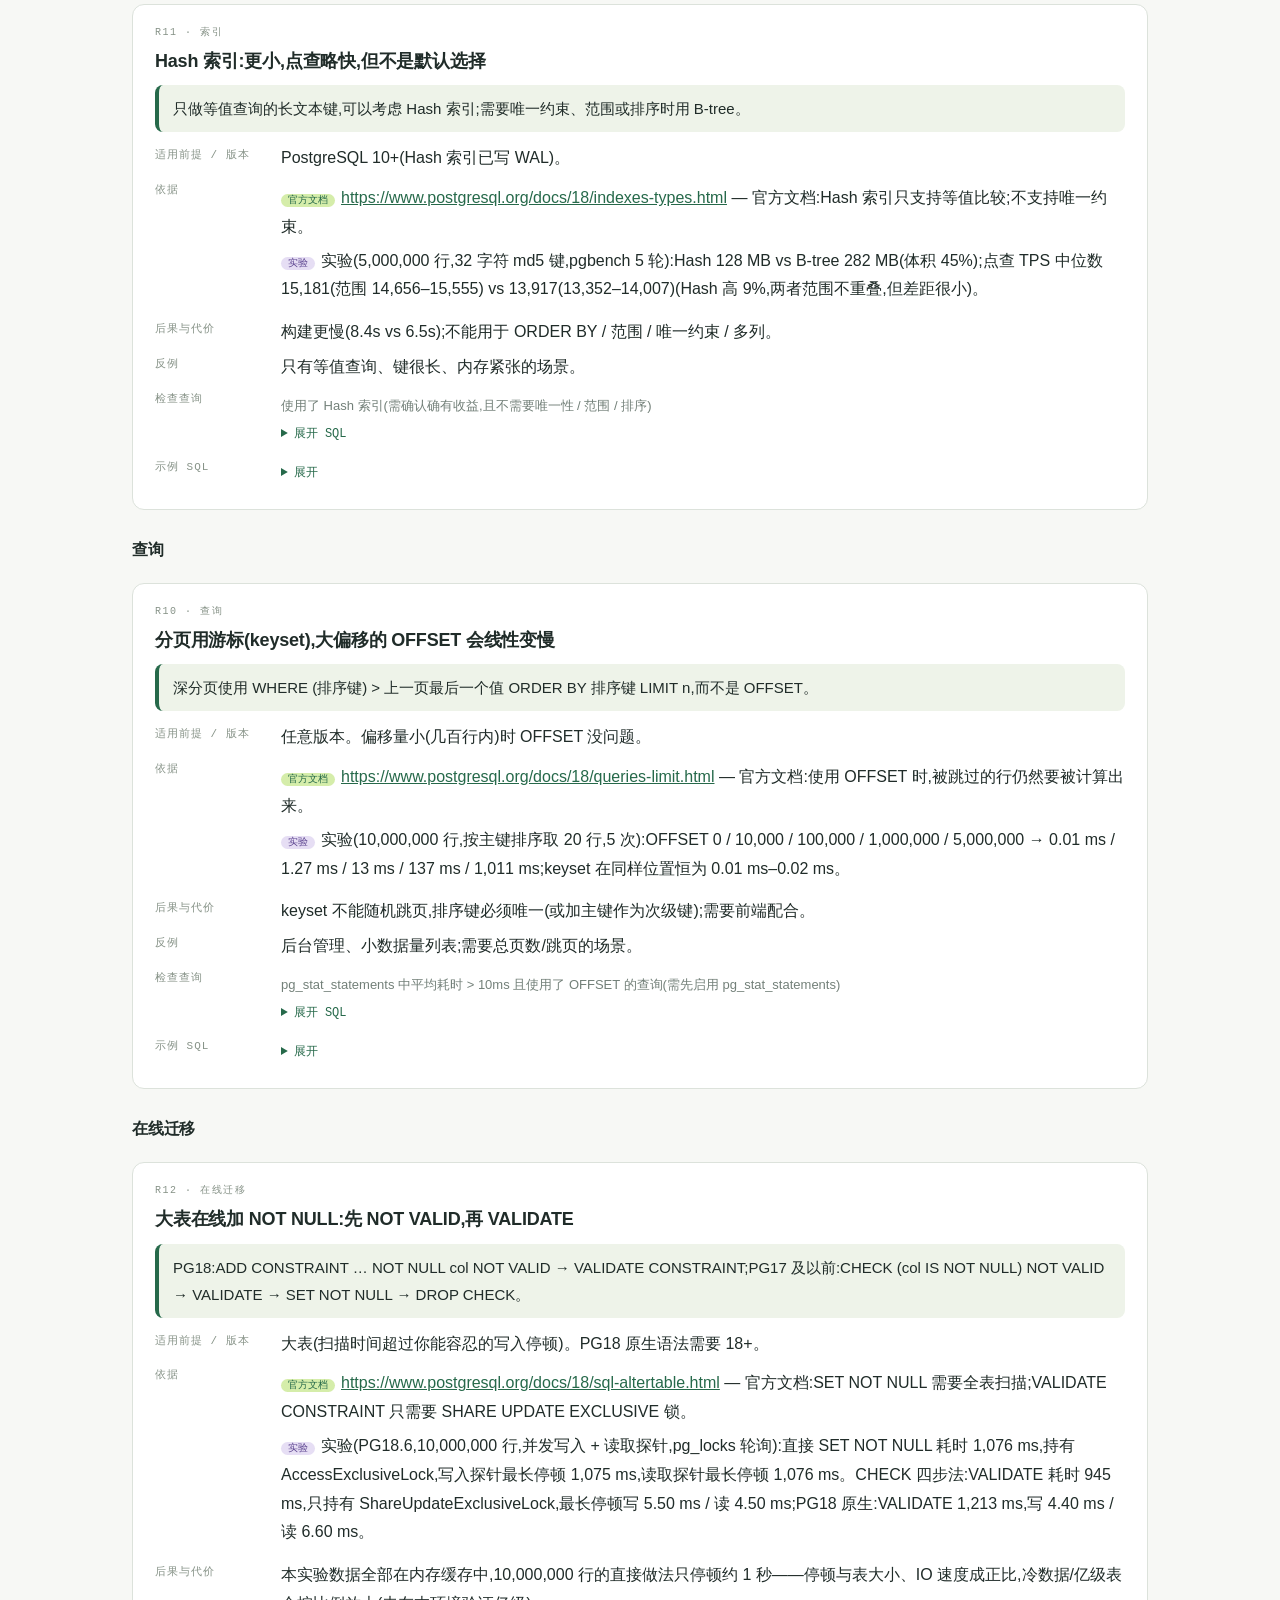
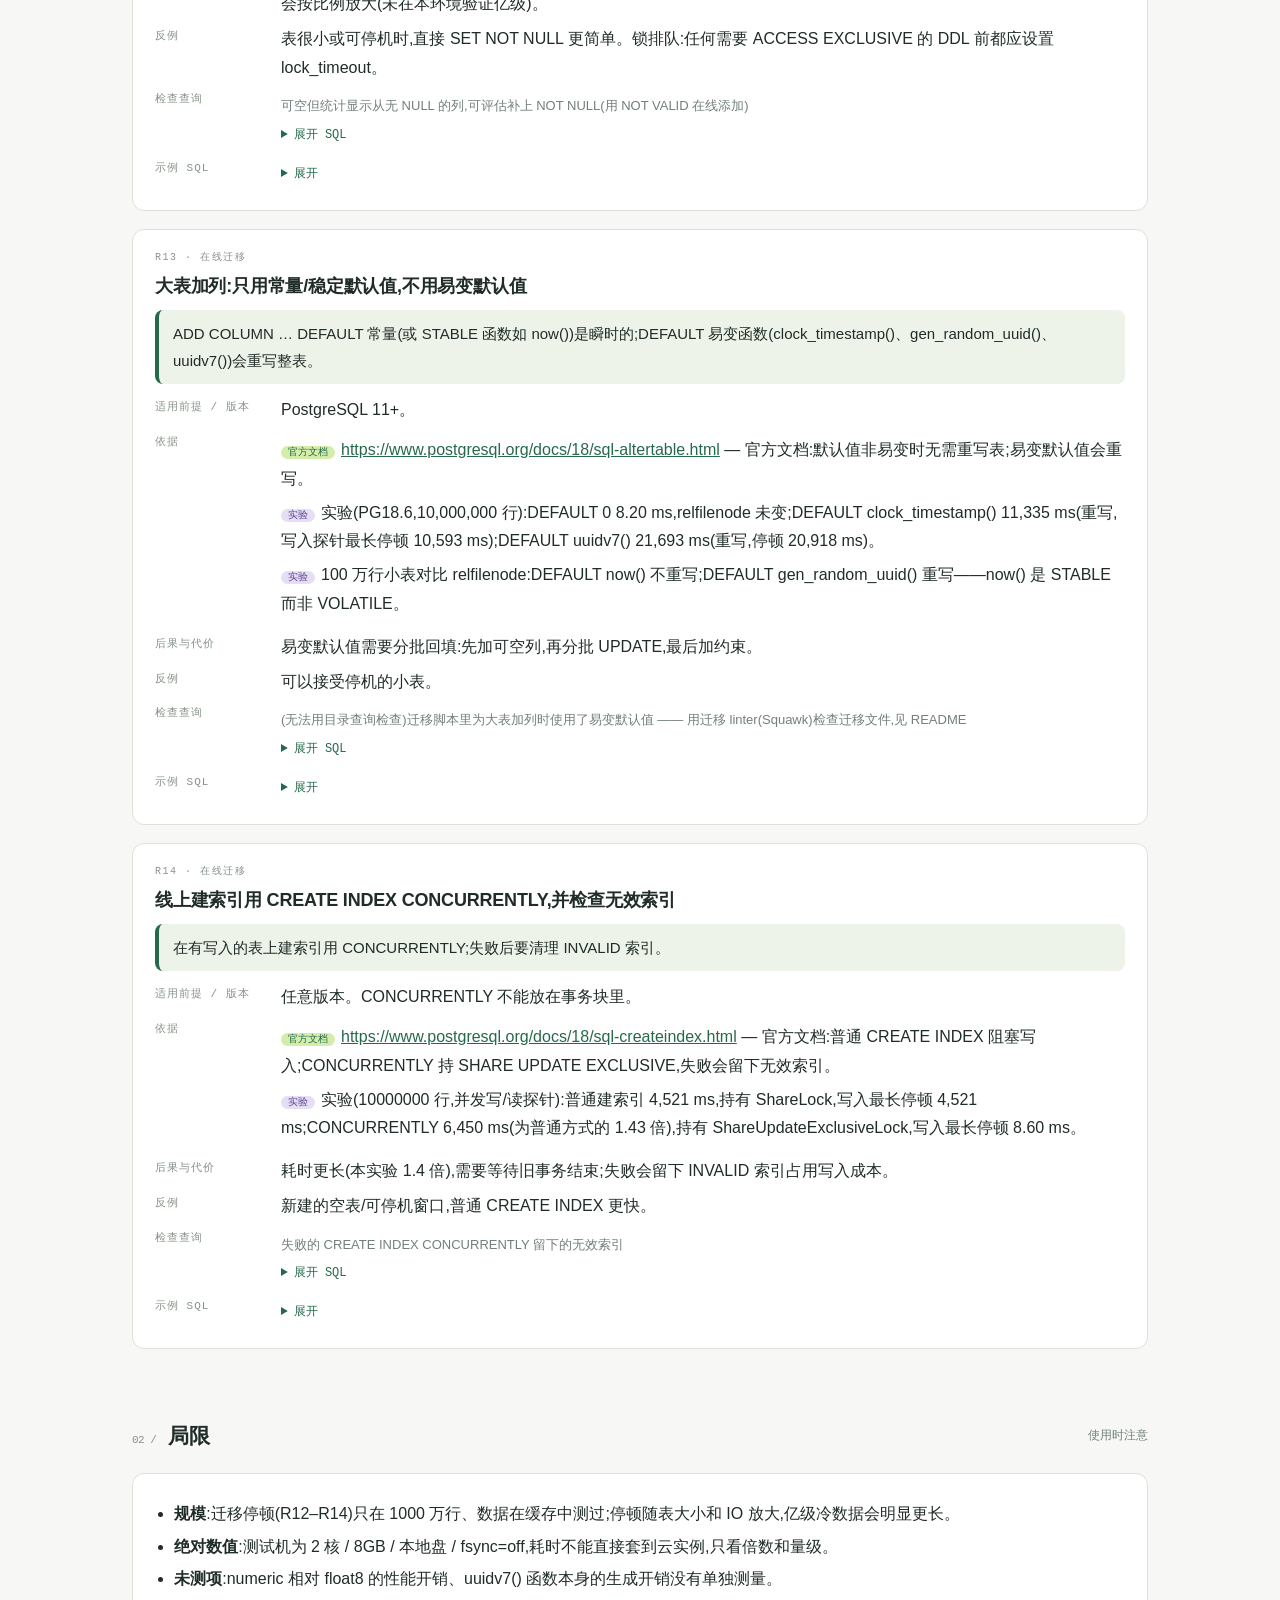
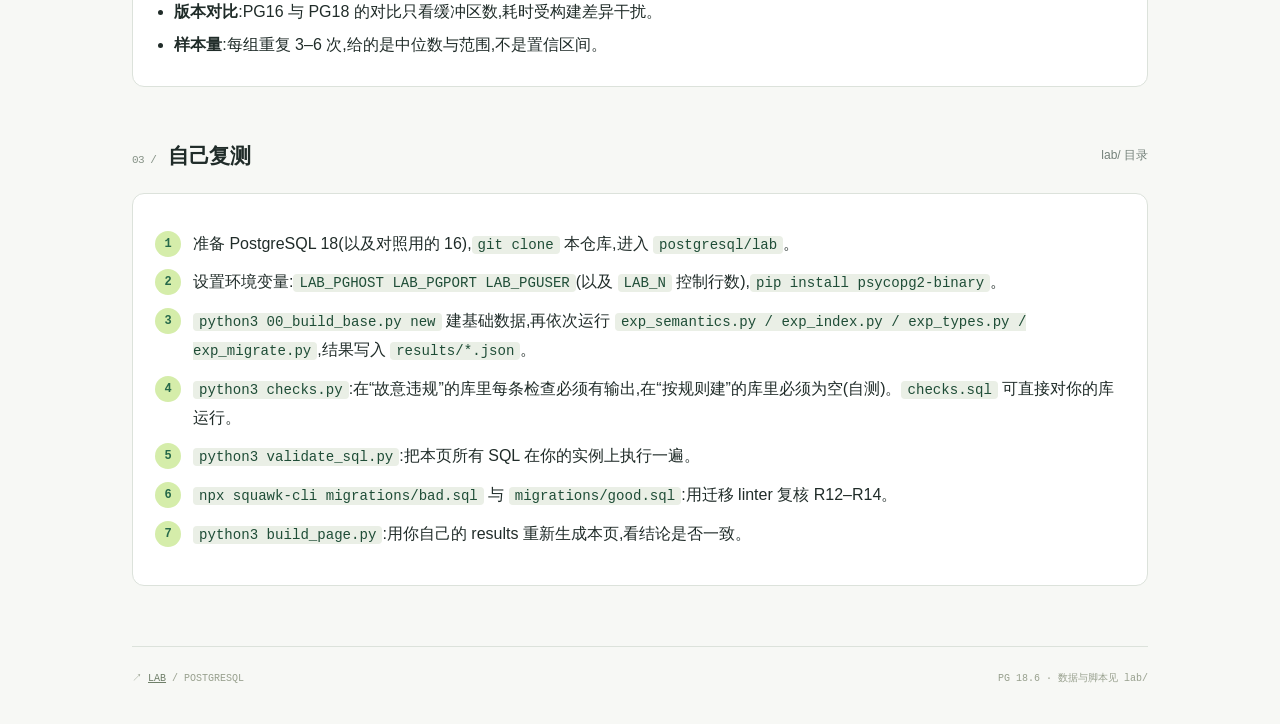
<file: postgresql/index.html>
<!DOCTYPE html>
<html lang="zh-CN">
<head>
<meta charset="UTF-8"><meta name="viewport" content="width=device-width,initial-scale=1">
<title>PostgreSQL 18 设计规则手册 — Lab</title>
<meta name="description" content="15 条 PostgreSQL 18 表结构设计规则:做法、代价、反例与检查查询。">
<style>:root{--bg:#f7f8f5;--ink:#202c29;--muted:#738079;--line:#dce2db;--green:#26694a;--lime:#d5edaa;--orange:#d7814f;--purple:#9275c1;--red:#b8483c;--card:#fff;--code:#2d3c32;--mono:ui-monospace,SFMono-Regular,Consolas,monospace}
*{box-sizing:border-box}
html{scroll-behavior:smooth}
body{margin:0;background:var(--bg);color:var(--ink);font-family:Inter,-apple-system,BlinkMacSystemFont,"PingFang SC","Microsoft YaHei",sans-serif;line-height:1.8}
a{color:inherit}
.shell{max-width:1080px;margin:auto;padding:0 32px}
header{height:84px;display:flex;align-items:center;justify-content:space-between;gap:16px;border-bottom:1px solid var(--line)}
.brand{display:flex;align-items:center;gap:11px;font-size:19px;font-weight:750;letter-spacing:-.5px;text-decoration:none}
.mark{display:inline-grid;place-items:center;width:30px;height:30px;border-radius:8px;background:var(--green);color:#fff;font-size:16px}
.brand small{font-size:10px;letter-spacing:1px;color:var(--muted);font-weight:500;margin-left:7px}
nav{display:flex;gap:22px;font-size:13px;flex-wrap:wrap}
nav a{text-decoration:none;color:#4f5d56}
nav a:hover{color:var(--green)}
.hero{padding:56px 0 36px}
.eyebrow{font:11px var(--mono);letter-spacing:2px;color:var(--green);display:flex;gap:8px;align-items:center}
.dot{width:7px;height:7px;border-radius:50%;background:var(--green)}
h1{font-size:44px;line-height:1.2;letter-spacing:-1.5px;margin:14px 0 16px}
h1 em{font-style:normal;color:var(--green)}
.lead{max-width:760px;color:#5d6b63;font-size:16px;margin:0}
.lead strong{color:var(--ink)}
section{padding:20px 0 30px;scroll-margin-top:20px}
.section-head{display:flex;align-items:center;justify-content:space-between;gap:15px;margin-bottom:18px;flex-wrap:wrap}
.section-head h2{font-size:21px;letter-spacing:-.5px;margin:0}
.section-head h2 span{font:11px var(--mono);color:#879388;margin-right:12px}
.section-head>span{color:var(--muted);font-size:12px}
h3{font-size:16px;margin:0 0 6px;letter-spacing:-.2px}
p{margin:6px 0}
ul{margin:6px 0;padding-left:1.2em}
li{margin:4px 0}
code{font:0.88em var(--mono);background:#eaefe6;padding:1px 6px;border-radius:4px;color:#1f4d37}
pre{margin:10px 0 0;padding:15px 17px;background:var(--code);color:#e6efdc;border-radius:10px;overflow-x:auto;font:12.5px/1.75 var(--mono);border:1px solid #536b48}
pre code{background:none;color:inherit;padding:0;font:inherit}
pre .c{color:#9fb28f}
.grid{display:grid;gap:14px}
.g2{grid-template-columns:repeat(2,minmax(0,1fr))}
.g3{grid-template-columns:repeat(3,minmax(0,1fr))}
.card{background:var(--card);border:1px solid var(--line);border-radius:12px;padding:20px 22px;min-width:0}
.card.pick{border-left:4px solid var(--green)}
.tag{display:inline-block;font:10px var(--mono);letter-spacing:1px;color:var(--green);background:var(--lime);padding:2px 9px;border-radius:99px;margin-bottom:8px}
.tag.warn{background:#f6dccb;color:#8a4a22}
.tag.violet{background:#e6def4;color:#5d4590}
.idx{font:10px var(--mono);letter-spacing:1.5px;color:#879388;display:block;margin-bottom:6px}
.takeaway{background:var(--green);color:#f1f8e8;border-radius:12px;padding:20px 24px;margin-top:16px}
.takeaway strong{color:var(--lime)}
.takeaway p{margin:4px 0 0}
.scroll{overflow-x:auto}
table{width:100%;border-collapse:collapse;font-size:14px;background:var(--card);border:1px solid var(--line);border-radius:12px;overflow:hidden}
th,td{padding:10px 14px;text-align:left;border-bottom:1px solid var(--line);vertical-align:top}
th{background:#eef3e9;font-weight:600;font-size:13px}
tr:last-child td{border-bottom:none}
td.bad{color:var(--red)}
td.good{color:var(--green);font-weight:600}
.pair{display:grid;grid-template-columns:1fr 1fr;gap:12px;margin-top:8px}
.pair pre{margin:0}
.pair .bad pre{border-color:#8c4b43}
.pair .lab{font:11px var(--mono);letter-spacing:1px;margin-bottom:6px}
.pair .bad .lab{color:var(--red)}
.pair .good .lab{color:var(--green)}
.note{background:#fbf3e4;color:#7a5520;border-radius:10px;padding:12px 16px;font-size:14px;margin-top:14px}
.steps{counter-reset:s;list-style:none;padding:0}
.steps li{counter-increment:s;position:relative;padding-left:38px;margin:10px 0}
.steps li::before{content:counter(s);position:absolute;left:0;top:1px;width:26px;height:26px;border-radius:50%;background:var(--lime);color:var(--green);font:600 12px/26px var(--mono);text-align:center}
.check{list-style:none;padding:0}
.check li{padding-left:28px;position:relative}
.check li::before{content:"✓";position:absolute;left:0;color:var(--green);font-weight:700}
.src{font-size:13px;color:var(--muted)}
.src a{color:var(--green)}
footer{border-top:1px solid var(--line);margin-top:30px;padding:23px 0 36px;display:flex;justify-content:space-between;gap:16px;flex-wrap:wrap;color:#98a08e;font:10px/1.7 var(--mono)}
footer a{color:#6f7f69}
@media(max-width:820px){
  .shell{padding:0 20px}
  .g2,.g3,.pair{grid-template-columns:1fr}
  h1{font-size:32px}
  header{height:auto;padding:16px 0;flex-direction:column;align-items:flex-start}
  .brand small{display:none}
}
@media(prefers-reduced-motion:reduce){html{scroll-behavior:auto}}

.rule{margin:18px 0}
.rule h3{font-size:18px}
.rule .oneline{font-size:15px;background:#eef3e9;border-left:4px solid var(--green);padding:10px 14px;border-radius:8px;margin:8px 0 12px}
.rule dl{display:grid;grid-template-columns:110px 1fr;gap:6px 16px;margin:0}
.rule dt{font:11px var(--mono);letter-spacing:1px;color:#879388;padding-top:3px}
.rule dd{margin:0;min-width:0}
.ev{margin:0 0 8px;padding:0;list-style:none}
.ev li{margin:5px 0}
.ev .k{font:10px var(--mono);padding:1px 7px;border-radius:99px;margin-right:6px;background:var(--lime);color:var(--green)}
.ev .k.x{background:#e6def4;color:#5d4590}
.ev a{word-break:break-all;color:var(--green)}
details{margin:8px 0}
summary{cursor:pointer;font:12px var(--mono);color:var(--green)}
.badge{font:10px var(--mono);background:#eaefe6;border-radius:99px;padding:2px 9px;margin-left:8px;color:#4f5d56}
.miss{background:#fbf3e4}
td.num{font-family:var(--mono);font-size:13px}
.matrix td,.matrix th{text-align:center;padding:8px 10px;font-size:13px}
.matrix td:first-child,.matrix th:first-child{text-align:left}
@media(max-width:820px){.rule dl{grid-template-columns:1fr}.rule dt{padding-top:10px}}
</style>
</head>
<body><div class="shell">
<header>
  <a class="brand" href="../"><span class="mark">↗</span> Lab <small>← 返回目录</small></a>
  <nav><a href="#rules">规则</a><a href="#todo">局限</a><a href="#repro">复测</a></nav>
</header>
<main>
<div class="hero">
  <div class="eyebrow"><span class="dot"></span> POSTGRESQL 18 RULEBOOK</div>
  <h1>PostgreSQL 18 <em>表结构设计规则</em></h1>
  <p class="lead">15 条规则,覆盖键与约束、数据类型、索引、查询和在线迁移。每条给出做法、适用前提、数据、代价、反例,以及一条可以直接对你的库运行的检查查询。</p>
</div>

<section id="premise">
  <div class="note">前提:PostgreSQL 18 · 通用 OLTP · 千万到亿级行 · 托管云。文中数据来自 2 核 / 8GB 单机上 300 万–1000 万行的测试,只看倍数和量级,绝对耗时请在自己的实例上复测(脚本见 <code>lab/</code>)。</div>
</section>

<section id="rules">
  <div class="section-head"><h2><span>01 /</span>15 条规则</h2><span>规则 · 前提 · 依据 · 代价 · 反例 · 检查查询</span></div>
  <h3 style="margin:26px 0 4px">键与约束</h3><article class="card rule" id="r01">
<span class="idx">R01 · 键与约束</span>
<h3>外键列必须建索引</h3>
<div class="oneline">每个外键的引用列(子表一侧)都要有以它为前导的索引;PostgreSQL 不会自动创建。</div>
<dl>
<dt>适用前提 / 版本</dt><dd>所有版本;子表 ≥ 百万行时影响最大。读写比极端偏写、且从不删除/更新父行的表可以例外。</dd>
<dt>依据</dt><dd><ul class="ev"><li><span class="k">官方文档</span><a href="https://www.postgresql.org/docs/18/ddl-constraints.html#DDL-CONSTRAINTS-FK">https://www.postgresql.org/docs/18/ddl-constraints.html#DDL-CONSTRAINTS-FK</a> — 官方文档明确:引用列不会自动建索引,删除/更新父行时需要在子表中查找引用行。</li><li><span class="k x">实验</span>实验(PG18.6,子表 10,000,000 行):删除一个没有子行的父行,无索引中位数 607 ms,有索引 0.10 ms(6 次,无索引范围 578 ms–674 ms)。</li></ul></dd>
<dt>后果与代价</dt><dd>索引 86.1 MB,建索引 3.5 秒;批量写入子表 20 万行的中位数 1,453 ms → 2,186 ms(每个索引都会增加写入成本)。</dd>
<dt>反例</dt><dd>子表很小(&lt; 数万行);父表是只增不删的字典表;已有以外键列开头的复合索引时无需另建(检查查询已考虑这一点)。</dd>
<dt>检查查询</dt><dd><p class="src">外键列没有以它为前导的索引</p><details><summary>展开 SQL</summary><pre><code>SELECT c.conrelid::regclass AS table_name, c.conname AS foreign_key
FROM pg_constraint c
WHERE c.contype = &#x27;f&#x27;
  AND NOT EXISTS (
    SELECT 1 FROM pg_index i
    WHERE i.indrelid = c.conrelid
      AND (string_to_array(i.indkey::text, &#x27; &#x27;)::int2[])[1:array_length(c.conkey, 1)] = c.conkey)</code></pre></details></dd>
<dt>示例 SQL</dt><dd><details><summary>展开</summary><pre><code>CREATE TABLE r01_parent (id bigint GENERATED ALWAYS AS IDENTITY PRIMARY KEY);
CREATE TABLE r01_child (
  id bigint GENERATED ALWAYS AS IDENTITY PRIMARY KEY,
  parent_id bigint NOT NULL REFERENCES r01_parent (id)
);
CREATE INDEX ON r01_child (parent_id);</code></pre></details></dd>
</dl></article><article class="card rule" id="r05">
<span class="idx">R05 · 键与约束</span>
<h3>自增主键用 identity,不用 serial</h3>
<div class="oneline">用 GENERATED ALWAYS AS IDENTITY(或 BY DEFAULT);不要用 serial / bigserial。</div>
<dl>
<dt>适用前提 / 版本</dt><dd>PostgreSQL 10+。</dd>
<dt>依据</dt><dd><ul class="ev"><li><span class="k">官方文档</span><a href="https://wiki.postgresql.org/wiki/Don&#x27;t_Do_This">https://wiki.postgresql.org/wiki/Don&#x27;t_Do_This</a> — 官方 wiki 推荐用 identity 代替 serial(序列归属与权限更清晰)。</li><li><span class="k x">实验</span>实验:只授予 INSERT 权限的角色——serial 表: permission denied for sequence t_serial_id_seq;identity 表:OK。显式指定 id:serial OK(允许手工指定 id);identity(ALWAYS)被拒绝(防止手工值与序列冲突)。</li></ul></dd>
<dt>后果与代价</dt><dd>迁移旧表时需要把 serial 转换为 identity(需要排他锁,计划维护窗口)。</dd>
<dt>反例</dt><dd>BY DEFAULT 允许手工指定 id,适用于数据导入场景。</dd>
<dt>检查查询</dt><dd><p class="src">仍在使用 serial(默认值为 nextval 的非 identity 列)</p><details><summary>展开 SQL</summary><pre><code>SELECT a.attrelid::regclass AS table_name, a.attname AS column_name, pg_get_expr(d.adbin, d.adrelid) AS default_expr
FROM pg_attribute a JOIN pg_class cl ON cl.oid = a.attrelid JOIN pg_namespace n ON n.oid = cl.relnamespace
JOIN pg_attrdef d ON d.adrelid = a.attrelid AND d.adnum = a.attnum
WHERE a.attnum &gt; 0 AND NOT a.attisdropped AND 
  cl.relkind IN (&#x27;r&#x27;,&#x27;p&#x27;) AND n.nspname NOT IN (&#x27;pg_catalog&#x27;,&#x27;information_schema&#x27;,&#x27;pg_toast&#x27;)

  AND a.attidentity = &#x27;&#x27; AND pg_get_expr(d.adbin, d.adrelid) LIKE &#x27;nextval(%&#x27;</code></pre></details></dd>
<dt>示例 SQL</dt><dd><details><summary>展开</summary><pre><code>CREATE TABLE r05_items (
  id bigint GENERATED ALWAYS AS IDENTITY PRIMARY KEY,
  name text NOT NULL
);</code></pre></details></dd>
</dl></article><article class="card rule" id="r06">
<span class="idx">R06 · 键与约束</span>
<h3>大表主键:bigint identity 或 UUIDv7,避免随机 UUIDv4</h3>
<div class="oneline">亿级写入表默认 bigint identity;需要分布式生成/不可猜测 ID 时用 uuidv7();避免用 uuidv4 / gen_random_uuid() 作主键。</div>
<dl>
<dt>适用前提 / 版本</dt><dd>PostgreSQL 18(原生 uuidv7());数据量大于 shared_buffers 时差距最明显。本次实验 shared_buffers=256MB,表索引总量远大于它。</dd>
<dt>依据</dt><dd><ul class="ev"><li><span class="k">官方文档</span><a href="https://www.postgresql.org/docs/18/datatype-uuid.html">https://www.postgresql.org/docs/18/datatype-uuid.html</a> — PG18 文档:新增 uuidv7(),按时间有序生成;uuidv4() 为随机。</li><li><span class="k x">实验</span>实验(PG18.6,5,000,000 行插入,3 轮中位数):插入耗时 bigint 6.5s / uuidv7 11.3s / uuidv4 23.8s(uuidv4 = uuidv7 的 2.1 倍);WAL 752 MB / 819 MB / 891 MB;主键索引 107 MB / 150 MB / 195 MB(uuidv4 比 uuidv7 大 30%);磁盘读块数 55 / 24 / 1073。</li></ul></dd>
<dt>后果与代价</dt><dd>uuid 是 16 字节,即便是 v7 也比 bigint 慢:本实验 uuidv7 比 bigint 慢 1.7 倍,索引大 40%(含 uuidv7() 的生成开销)。</dd>
<dt>反例</dt><dd>外部可见的 ID 需要不可猜测时,uuidv7 的时间前缀会泄露创建时间(它本身并不是密钥)。表小于内存时 v4 的惩罚不明显。</dd>
<dt>检查查询</dt><dd><p class="src">主键是 uuid 且默认值为随机 UUID(v4)</p><details><summary>展开 SQL</summary><pre><code>SELECT a.attrelid::regclass AS table_name, a.attname AS column_name, pg_get_expr(d.adbin, d.adrelid) AS default_expr
FROM pg_index i
JOIN pg_attribute a ON a.attrelid = i.indrelid AND a.attnum = ANY (i.indkey)
JOIN pg_class cl ON cl.oid = a.attrelid JOIN pg_namespace n ON n.oid = cl.relnamespace
JOIN pg_attrdef d ON d.adrelid = a.attrelid AND d.adnum = a.attnum
WHERE i.indisprimary AND a.atttypid = &#x27;uuid&#x27;::regtype AND 
  cl.relkind IN (&#x27;r&#x27;,&#x27;p&#x27;) AND n.nspname NOT IN (&#x27;pg_catalog&#x27;,&#x27;information_schema&#x27;,&#x27;pg_toast&#x27;)

  AND pg_get_expr(d.adbin, d.adrelid) ~ &#x27;(gen_random_uuid|uuidv4|uuid_generate_v4)&#x27;</code></pre></details></dd>
<dt>示例 SQL</dt><dd><details><summary>展开</summary><pre><code>CREATE TABLE r06_events (
  id uuid PRIMARY KEY DEFAULT uuidv7(),
  payload text
);
SELECT uuidv7() &lt; uuidv7() AS ordered;</code></pre></details></dd>
</dl></article><article class="card rule" id="r15">
<span class="idx">R15 · 键与约束</span>
<h3>UNIQUE 与 NULL;ON CONFLICT 必须匹配索引</h3>
<div class="oneline">可空列上的唯一约束默认允许多个 NULL,需要“最多一个 NULL”时用 NULLS NOT DISTINCT(PG15+);ON CONFLICT 的目标要和唯一索引(含 WHERE 谓词)一致。</div>
<dl>
<dt>适用前提 / 版本</dt><dd>PostgreSQL 15+。</dd>
<dt>依据</dt><dd><ul class="ev"><li><span class="k">官方文档</span><a href="https://www.postgresql.org/docs/18/ddl-constraints.html#DDL-CONSTRAINTS-UNIQUE-CONSTRAINTS">https://www.postgresql.org/docs/18/ddl-constraints.html#DDL-CONSTRAINTS-UNIQUE-CONSTRAINTS</a> — 官方文档:唯一约束中 NULL 互不相等,可用 NULLS NOT DISTINCT 改变。</li><li><span class="k">官方文档</span><a href="https://www.postgresql.org/docs/18/sql-insert.html">https://www.postgresql.org/docs/18/sql-insert.html</a> — 官方文档:ON CONFLICT 支持 index_predicate,用于推断部分唯一索引。</li><li><span class="k x">实验</span>实验:默认唯一约束 第二个 NULL:允许;NULLS NOT DISTINCT 第二个 NULL:拒绝。部分唯一索引 + ON CONFLICT:不写谓词 → 报错 “no unique or exclusion constraint matching”;带谓词 → OK。</li></ul></dd>
<dt>后果与代价</dt><dd>NULLS NOT DISTINCT 只有 PG15+;部分唯一索引的 ON CONFLICT 必须重复写谓词。</dd>
<dt>反例</dt><dd>业务上确实允许多个 NULL 的列(如可选的唯一编号)。</dd>
<dt>检查查询</dt><dd><p class="src">唯一索引涉及可空列但允许多个 NULL(未使用 NULLS NOT DISTINCT)</p><details><summary>展开 SQL</summary><pre><code>SELECT i.indexrelid::regclass AS index_name, i.indrelid::regclass AS table_name
FROM pg_index i JOIN pg_class tc ON tc.oid = i.indrelid JOIN pg_namespace n ON n.oid = tc.relnamespace
WHERE i.indisunique AND NOT i.indisprimary AND NOT i.indnullsnotdistinct AND 
  tc.relkind IN (&#x27;r&#x27;,&#x27;p&#x27;) AND n.nspname NOT IN (&#x27;pg_catalog&#x27;,&#x27;information_schema&#x27;,&#x27;pg_toast&#x27;)

  AND EXISTS (SELECT 1 FROM pg_attribute a WHERE a.attrelid = i.indrelid
              AND a.attnum = ANY ((string_to_array(i.indkey::text, &#x27; &#x27;)::int2[])[1:i.indnkeyatts])
              AND NOT a.attnotnull)</code></pre></details></dd>
<dt>示例 SQL</dt><dd><details><summary>展开</summary><pre><code>CREATE TABLE r15_users (id bigint GENERATED ALWAYS AS IDENTITY PRIMARY KEY, email text, deleted_at timestamptz);
CREATE UNIQUE INDEX r15_email_live ON r15_users (email) WHERE deleted_at IS NULL;
INSERT INTO r15_users (email) VALUES (&#x27;a@x.com&#x27;)
ON CONFLICT (email) WHERE deleted_at IS NULL DO NOTHING;
CREATE TABLE r15_nnd (a int UNIQUE NULLS NOT DISTINCT);</code></pre></details></dd>
</dl></article><h3 style="margin:26px 0 4px">数据类型</h3><article class="card rule" id="r02">
<span class="idx">R02 · 数据类型</span>
<h3>时间点用 timestamptz,不用 timestamp</h3>
<div class="oneline">表示“某个时刻”的列一律用 timestamptz;不要给 timestamptz 指定精度;避免 timetz。</div>
<dl>
<dt>适用前提 / 版本</dt><dd>所有版本、所有负载。timestamp 仅适用于“墙上时钟时间、与时区无关”的业务值(如固定的营业时间)。</dd>
<dt>依据</dt><dd><ul class="ev"><li><span class="k">官方文档</span><a href="https://wiki.postgresql.org/wiki/Don&#x27;t_Do_This">https://wiki.postgresql.org/wiki/Don&#x27;t_Do_This</a> — 官方 wiki《Don&#x27;t Do This》:不要用 timestamp(无时区)来表示时刻。</li><li><span class="k">官方文档</span><a href="https://www.postgresql.org/docs/18/datatype-datetime.html">https://www.postgresql.org/docs/18/datatype-datetime.html</a> — 官方文档:timestamptz 以 UTC 存储,按会话时区显示。</li><li><span class="k x">实验</span>实验:同一个字面量 2026-03-08 12:00:00+09 (东京中午12点) 写入两种列。会话为 UTC 时 timestamp 列读出 2026-03-08 12:00:00,timestamptz 读出 2026-03-08 03:00:00+00;会话为东京时两者读出相同——timestamp 列丢掉了时区信息,结果随会话变化的是 timestamptz 的显示而非时刻本身。纽约夏令时切换日:+1 day = 2026-03-08 12:00:00-04,+24 hours = 2026-03-08 13:00:00-04。</li></ul></dd>
<dt>后果与代价</dt><dd>无额外存储成本(两者都是 8 字节)。需要在应用层明确会话时区。</dd>
<dt>反例</dt><dd>只表示“日历日期/每日固定营业时间”的列可以用 date / time / timestamp。</dd>
<dt>检查查询</dt><dd><p class="src">使用了 timestamp / timetz,或给 timestamptz 指定了精度</p><details><summary>展开 SQL</summary><pre><code>SELECT a.attrelid::regclass AS table_name, a.attname AS column_name, format_type(a.atttypid, a.atttypmod) AS type
FROM pg_attribute a JOIN pg_class cl ON cl.oid = a.attrelid JOIN pg_namespace n ON n.oid = cl.relnamespace
WHERE a.attnum &gt; 0 AND NOT a.attisdropped AND 
  cl.relkind IN (&#x27;r&#x27;,&#x27;p&#x27;) AND n.nspname NOT IN (&#x27;pg_catalog&#x27;,&#x27;information_schema&#x27;,&#x27;pg_toast&#x27;)

  AND (a.atttypid IN (&#x27;timestamp&#x27;::regtype, &#x27;timetz&#x27;::regtype)
       OR (a.atttypid = &#x27;timestamptz&#x27;::regtype AND a.atttypmod &lt;&gt; -1))</code></pre></details></dd>
<dt>示例 SQL</dt><dd><details><summary>展开</summary><pre><code>CREATE TABLE r02_events (
  id bigint GENERATED ALWAYS AS IDENTITY PRIMARY KEY,
  happened_at timestamptz NOT NULL DEFAULT now()
);</code></pre></details></dd>
</dl></article><article class="card rule" id="r03">
<span class="idx">R03 · 数据类型</span>
<h3>字符串用 text(需要限长时加 CHECK),避免 char(n)</h3>
<div class="oneline">默认用 text;确需限长时用 CHECK (length(col) &lt;= n) 而不是 varchar(n);不要用 char(n)。</div>
<dl>
<dt>适用前提 / 版本</dt><dd>所有版本。若你的驱动/ORM 需要 varchar(n) 元数据,可保留 varchar(n),性能没有差别。</dd>
<dt>依据</dt><dd><ul class="ev"><li><span class="k">官方文档</span><a href="https://www.postgresql.org/docs/18/datatype-character.html">https://www.postgresql.org/docs/18/datatype-character.html</a> — 官方文档:text、varchar(n)、char(n) 在 PostgreSQL 中存储方式相同,char(n) 额外补空格,没有性能优势。</li><li><span class="k x">实验</span>实验(3,000,000 行,点查 pgbench 5 轮):text 中位 14,318 TPS(范围 14,143–14,749),varchar(32) 13,778(范围 13,676–14,412);两者表/索引体积完全相同(175 MB / 118 MB)。char(32):表 219 MB(+25%),索引 169 MB(+43%)。</li><li><span class="k x">实验</span>陷阱:char(n) 列与 text 表达式比较(例如 col = md5(...))会被转成 ::text,无法使用 char(n) 上的索引,退化为顺序扫描(见下方 EXPLAIN)。</li></ul></dd>
<dt>后果与代价</dt><dd>改限长时 CHECK 约束可以 NOT VALID 在线添加。</dd>
<dt>反例</dt><dd>与遗留系统/外部 schema 对接且要求 char(n) 的场景。</dd>
<dt>检查查询</dt><dd><p class="src">使用了 char(n) / varchar(n)</p><details><summary>展开 SQL</summary><pre><code>SELECT a.attrelid::regclass AS table_name, a.attname AS column_name, format_type(a.atttypid, a.atttypmod) AS type
FROM pg_attribute a JOIN pg_class cl ON cl.oid = a.attrelid JOIN pg_namespace n ON n.oid = cl.relnamespace
WHERE a.attnum &gt; 0 AND NOT a.attisdropped AND 
  cl.relkind IN (&#x27;r&#x27;,&#x27;p&#x27;) AND n.nspname NOT IN (&#x27;pg_catalog&#x27;,&#x27;information_schema&#x27;,&#x27;pg_toast&#x27;)

  AND a.atttypid IN (&#x27;bpchar&#x27;::regtype, &#x27;varchar&#x27;::regtype) AND a.atttypmod &lt;&gt; -1</code></pre></details></dd>
<dt>示例 SQL</dt><dd><details><summary>展开</summary><pre><code>CREATE TABLE r03_users (
  id bigint GENERATED ALWAYS AS IDENTITY PRIMARY KEY,
  email text NOT NULL CHECK (length(email) &lt;= 254)
);
-- char(n) 与 text 比较:不能走索引(Seq Scan),显式转换为 char(n) 才行
CREATE TABLE r03_c (code char(32) PRIMARY KEY);
INSERT INTO r03_c SELECT md5(g::text) FROM generate_series(1, 20000) g;
ANALYZE r03_c;
EXPLAIN SELECT 1 FROM r03_c WHERE code = md5(&#x27;5&#x27;);
EXPLAIN SELECT 1 FROM r03_c WHERE code = md5(&#x27;5&#x27;)::char(32);</code></pre></details></dd>
</dl></article><article class="card rule" id="r04">
<span class="idx">R04 · 数据类型</span>
<h3>金额用 numeric,不用 float / money</h3>
<div class="oneline">金额、费率等需要精确十进制的列用 numeric(p,s);不要用 real / double precision;不要用 money。</div>
<dl>
<dt>适用前提 / 版本</dt><dd>所有版本。科学计算、传感器等本身有测量误差的数据可以用 float8。</dd>
<dt>依据</dt><dd><ul class="ev"><li><span class="k">官方文档</span><a href="https://wiki.postgresql.org/wiki/Don&#x27;t_Do_This">https://wiki.postgresql.org/wiki/Don&#x27;t_Do_This</a> — 官方 wiki:不要用 money;浮点数不适合存储精确金额。</li><li><span class="k x">实验</span>实验:100 万个 0.1 求和,float8 = 100000.00000133288,numeric = 100000.0;0.1+0.2=0.3 在 float8 为 False,numeric 为 True。</li></ul></dd>
<dt>后果与代价</dt><dd>numeric 比 float8 占更多空间、运算更慢(未单独测量)。</dd>
<dt>反例</dt><dd>聚合分析、机器学习特征等不要求精确十进制语义的列。</dd>
<dt>检查查询</dt><dd><p class="src">金额类列使用了 money 或浮点数</p><details><summary>展开 SQL</summary><pre><code>SELECT a.attrelid::regclass AS table_name, a.attname AS column_name, format_type(a.atttypid, a.atttypmod) AS type
FROM pg_attribute a JOIN pg_class cl ON cl.oid = a.attrelid JOIN pg_namespace n ON n.oid = cl.relnamespace
WHERE a.attnum &gt; 0 AND NOT a.attisdropped AND 
  cl.relkind IN (&#x27;r&#x27;,&#x27;p&#x27;) AND n.nspname NOT IN (&#x27;pg_catalog&#x27;,&#x27;information_schema&#x27;,&#x27;pg_toast&#x27;)

  AND (a.atttypid = &#x27;money&#x27;::regtype
       OR (a.atttypid IN (&#x27;float4&#x27;::regtype, &#x27;float8&#x27;::regtype)
           AND a.attname ~* &#x27;(price|amount|total|balance|cost|fee|salary|money)&#x27;))</code></pre></details></dd>
<dt>示例 SQL</dt><dd><details><summary>展开</summary><pre><code>CREATE TABLE r04_payments (
  id bigint GENERATED ALWAYS AS IDENTITY PRIMARY KEY,
  amount numeric(12,2) NOT NULL CHECK (amount &gt;= 0)
);
SELECT sum(0.1::float8) AS float_sum, sum(0.1::numeric) AS numeric_sum FROM generate_series(1, 1000000);</code></pre></details></dd>
</dl></article><h3 style="margin:26px 0 4px">索引</h3><article class="card rule" id="r07">
<span class="idx">R07 · 索引</span>
<h3>复合索引:等值列在前、范围列在后——但 PG18 不再是绝对的“最左前缀”</h3>
<div class="oneline">多列索引默认把等值条件的列放前面、范围/排序列放后面;PG18 起,前导列取值很少(几十个以内)时,缺失前导列的查询也能借助 skip scan 使用该索引。</div>
<dl>
<dt>适用前提 / 版本</dt><dd>PostgreSQL 18。PG17 及以前按旧的最左前缀行为。前导列取值很多时 skip scan 无益。</dd>
<dt>依据</dt><dd><ul class="ev"><li><span class="k">官方文档</span><a href="https://www.postgresql.org/docs/18/release-18.html">https://www.postgresql.org/docs/18/release-18.html</a> — PG18 Release Notes:B-tree 多列索引支持 skip scan。</li><li><span class="k">官方文档</span><a href="https://www.postgresql.org/docs/18/indexes-multicolumn.html">https://www.postgresql.org/docs/18/indexes-multicolumn.html</a> — 官方文档:多列索引的前导列条件对效率影响最大。</li><li><span class="k x">实验</span>实验(10,000,000 行;status 5 个取值,customer_id 约 90 万个取值):索引 (status, created_at),只按时间范围查询(缺 status):PG18 1.62 ms、90 个缓冲区、11 次索引搜索;PG16 217 ms、38493 个缓冲区。缓冲区减少 428 倍(时间差受两个版本构建不同影响,以缓冲区为准)。</li><li><span class="k x">实验</span>前导列取值多时无效:索引 (customer_id, created_at),只按时间查询,PG18 仍需 38,318 个缓冲区,与 PG16 的 38,318 相同。</li></ul></dd>
<dt>后果与代价</dt><dd>索引体积约 302 MB;把范围列放前面 (created_at, status) 对“等值+范围”查询略慢(0.45 ms vs 0.12 ms)。</dd>
<dt>反例</dt><dd>skip scan 的搜索次数 ≈ 前导列的取值个数;取值个数多时反而不如重新设计索引。</dd>
<dt>检查查询</dt><dd><p class="src">多列 B-tree 索引的前导列只有少量取值(≤200),需复核列顺序;PG18 起此类索引可被 skip scan 利用</p><details><summary>展开 SQL</summary><pre><code>SELECT i.indexrelid::regclass AS index_name, i.indrelid::regclass AS table_name, a.attname AS leading_column, s.n_distinct
FROM pg_index i
JOIN pg_class ic ON ic.oid = i.indexrelid
JOIN pg_am am ON am.oid = ic.relam AND am.amname = &#x27;btree&#x27;
JOIN pg_class tc ON tc.oid = i.indrelid
JOIN pg_namespace n ON n.oid = tc.relnamespace
JOIN pg_attribute a ON a.attrelid = i.indrelid AND a.attnum = i.indkey[0]
JOIN pg_stats s ON s.schemaname = n.nspname AND s.tablename = tc.relname AND s.attname = a.attname
WHERE n.nspname NOT IN (&#x27;pg_catalog&#x27;,&#x27;information_schema&#x27;,&#x27;pg_toast&#x27;) AND i.indnkeyatts &gt; 1 AND s.n_distinct BETWEEN 1 AND 200</code></pre></details></dd>
<dt>示例 SQL</dt><dd><details><summary>展开</summary><pre><code>CREATE TABLE r07_orders (id bigint GENERATED ALWAYS AS IDENTITY PRIMARY KEY, status text NOT NULL, created_at timestamptz NOT NULL);
INSERT INTO r07_orders (status, created_at)
SELECT (ARRAY[&#x27;new&#x27;,&#x27;paid&#x27;,&#x27;shipped&#x27;,&#x27;done&#x27;,&#x27;cancelled&#x27;])[1 + g % 5], now() - (g || &#x27; seconds&#x27;)::interval
FROM generate_series(1, 200000) g;
CREATE INDEX r07_idx ON r07_orders (status, created_at);
ANALYZE r07_orders;
EXPLAIN (ANALYZE, BUFFERS, COSTS OFF, TIMING OFF)
SELECT count(*) FROM r07_orders WHERE created_at &gt; now() - interval &#x27;1 hour&#x27;;</code></pre></details></dd>
</dl></article><article class="card rule" id="r08">
<span class="idx">R08 · 索引</span>
<h3>只查少数状态的大表,用部分索引</h3>
<div class="oneline">当查询总是命中表中占比很小的一部分(如 status=&#x27;pending&#x27;),用 CREATE INDEX … WHERE … 只索引这部分。</div>
<dl>
<dt>适用前提 / 版本</dt><dd>任意版本。分布倾斜明显(目标值占比 &lt; 约 1%)时收益最大。</dd>
<dt>依据</dt><dd><ul class="ev"><li><span class="k">官方文档</span><a href="https://www.postgresql.org/docs/18/indexes-partial.html">https://www.postgresql.org/docs/18/indexes-partial.html</a> — 官方文档:部分索引缩小索引体积、减少维护成本;查询条件必须蕴含索引谓词。</li><li><span class="k x">实验</span>实验(10,000,000 行,pending 占 0.4%):部分索引 909,312 字节 vs 全量复合索引 302 MB(体积 0.29%);取最早 50 条 pending:0.02 ms vs 0.04 ms;批量写入 30 万行中位数 484 ms vs 920 ms(无索引基线 538 ms)。</li></ul></dd>
<dt>后果与代价</dt><dd>查询必须携带与索引谓词一致的条件(绑定参数写法可能无法证明蕴含,需要用 EXPLAIN 确认)。</dd>
<dt>反例</dt><dd>目标值占比较高(&gt; 10%)时部分索引收益有限。</dd>
<dt>检查查询</dt><dd><p class="src">在分布高度倾斜的列上建了全量索引,可考虑部分索引</p><details><summary>展开 SQL</summary><pre><code>SELECT i.indexrelid::regclass AS index_name, i.indrelid::regclass AS table_name, a.attname AS leading_column,
       round((s.most_common_freqs)[1]::numeric, 3) AS top_value_share,
       pg_size_pretty(pg_relation_size(i.indexrelid)) AS index_size
FROM pg_index i
JOIN pg_class tc ON tc.oid = i.indrelid JOIN pg_namespace n ON n.oid = tc.relnamespace
JOIN pg_attribute a ON a.attrelid = i.indrelid AND a.attnum = i.indkey[0]
JOIN pg_stats s ON s.schemaname = n.nspname AND s.tablename = tc.relname AND s.attname = a.attname
WHERE n.nspname NOT IN (&#x27;pg_catalog&#x27;,&#x27;information_schema&#x27;,&#x27;pg_toast&#x27;) AND i.indpred IS NULL AND NOT i.indisprimary AND NOT i.indisunique
  AND (s.most_common_freqs)[1] &gt; 0.9</code></pre></details></dd>
<dt>示例 SQL</dt><dd><details><summary>展开</summary><pre><code>CREATE TABLE r08_jobs (id bigint GENERATED ALWAYS AS IDENTITY PRIMARY KEY, status text NOT NULL, created_at timestamptz NOT NULL DEFAULT now());
CREATE INDEX r08_pending ON r08_jobs (created_at) WHERE status = &#x27;pending&#x27;;</code></pre></details></dd>
</dl></article><article class="card rule" id="r09">
<span class="idx">R09 · 索引</span>
<h3>覆盖索引(INCLUDE)要配合 VACUUM,否则不省回表</h3>
<div class="oneline">想用 Index Only Scan 时,用 INCLUDE 放入被查询的非键列,并确保 autovacuum 能及时更新可见性图。</div>
<dl>
<dt>适用前提 / 版本</dt><dd>任意版本。更新频繁的表需要调低 autovacuum 阈值。</dd>
<dt>依据</dt><dd><ul class="ev"><li><span class="k">官方文档</span><a href="https://www.postgresql.org/docs/18/indexes-index-only-scans.html">https://www.postgresql.org/docs/18/indexes-index-only-scans.html</a> — 官方文档:Index Only Scan 只有在页面被标记为全可见时才能省去回表。</li><li><span class="k x">实验</span>实验(3,000,000 行):普通索引 4.42 ms;覆盖索引 VACUUM 后 1.18 ms(Heap Fetches 0);大量 UPDATE 后、VACUUM 前 4.74 ms(Heap Fetches 6,617),基本退回到普通索引水平;再次 VACUUM 后恢复 1.18 ms。</li></ul></dd>
<dt>后果与代价</dt><dd>覆盖索引体积 90 MB,所有 INCLUDE 列都会重复存储;写入更重。</dd>
<dt>反例</dt><dd>表几乎只读或只追加(可见性图稳定)时收益最大;热点更新表几乎得不到收益。</dd>
<dt>检查查询</dt><dd><p class="src">带 INCLUDE 的覆盖索引所在表,可见性图覆盖率低(Index Only Scan 会退化)</p><details><summary>展开 SQL</summary><pre><code>SELECT i.indexrelid::regclass AS index_name, tc.oid::regclass AS table_name,
       tc.relallvisible AS all_visible_pages, tc.relpages AS pages,
       round(tc.relallvisible::numeric / tc.relpages, 2) AS visible_ratio
FROM pg_index i JOIN pg_class tc ON tc.oid = i.indrelid
WHERE i.indnatts &gt; i.indnkeyatts AND tc.relpages &gt; 0
  AND tc.relallvisible::numeric / tc.relpages &lt; 0.9</code></pre></details></dd>
<dt>示例 SQL</dt><dd><details><summary>展开</summary><pre><code>CREATE TABLE r09_orders (id bigint GENERATED ALWAYS AS IDENTITY PRIMARY KEY, customer_id bigint NOT NULL, total numeric(12,2) NOT NULL);
INSERT INTO r09_orders (customer_id, total) SELECT g % 1000, g FROM generate_series(1, 100000) g;
CREATE INDEX r09_cov ON r09_orders (customer_id) INCLUDE (total);
VACUUM r09_orders;
EXPLAIN (ANALYZE, BUFFERS, COSTS OFF, TIMING OFF) SELECT sum(total) FROM r09_orders WHERE customer_id = 7;</code></pre></details></dd>
</dl></article><article class="card rule" id="r11">
<span class="idx">R11 · 索引</span>
<h3>Hash 索引:更小,点查略快,但不是默认选择</h3>
<div class="oneline">只做等值查询的长文本键,可以考虑 Hash 索引;需要唯一约束、范围或排序时用 B-tree。</div>
<dl>
<dt>适用前提 / 版本</dt><dd>PostgreSQL 10+(Hash 索引已写 WAL)。</dd>
<dt>依据</dt><dd><ul class="ev"><li><span class="k">官方文档</span><a href="https://www.postgresql.org/docs/18/indexes-types.html">https://www.postgresql.org/docs/18/indexes-types.html</a> — 官方文档:Hash 索引只支持等值比较;不支持唯一约束。</li><li><span class="k x">实验</span>实验(5,000,000 行,32 字符 md5 键,pgbench 5 轮):Hash 128 MB vs B-tree 282 MB(体积 45%);点查 TPS 中位数 15,181(范围 14,656–15,555) vs 13,917(13,352–14,007)(Hash 高 9%,两者范围不重叠,但差距很小)。</li></ul></dd>
<dt>后果与代价</dt><dd>构建更慢(8.4s vs 6.5s);不能用于 ORDER BY / 范围 / 唯一约束 / 多列。</dd>
<dt>反例</dt><dd>只有等值查询、键很长、内存紧张的场景。</dd>
<dt>检查查询</dt><dd><p class="src">使用了 Hash 索引(需确认确有收益,且不需要唯一性 / 范围 / 排序)</p><details><summary>展开 SQL</summary><pre><code>SELECT i.indexrelid::regclass AS index_name, i.indrelid::regclass AS table_name,
       pg_size_pretty(pg_relation_size(i.indexrelid)) AS index_size
FROM pg_index i JOIN pg_class ic ON ic.oid = i.indexrelid JOIN pg_am am ON am.oid = ic.relam
WHERE am.amname = &#x27;hash&#x27;</code></pre></details></dd>
<dt>示例 SQL</dt><dd><details><summary>展开</summary><pre><code>CREATE TABLE r11_kv (k text NOT NULL, v text);
CREATE INDEX r11_hash ON r11_kv USING hash (k);</code></pre></details></dd>
</dl></article><h3 style="margin:26px 0 4px">查询</h3><article class="card rule" id="r10">
<span class="idx">R10 · 查询</span>
<h3>分页用游标(keyset),大偏移的 OFFSET 会线性变慢</h3>
<div class="oneline">深分页使用 WHERE (排序键) &gt; 上一页最后一个值 ORDER BY 排序键 LIMIT n,而不是 OFFSET。</div>
<dl>
<dt>适用前提 / 版本</dt><dd>任意版本。偏移量小(几百行内)时 OFFSET 没问题。</dd>
<dt>依据</dt><dd><ul class="ev"><li><span class="k">官方文档</span><a href="https://www.postgresql.org/docs/18/queries-limit.html">https://www.postgresql.org/docs/18/queries-limit.html</a> — 官方文档:使用 OFFSET 时,被跳过的行仍然要被计算出来。</li><li><span class="k x">实验</span>实验(10,000,000 行,按主键排序取 20 行,5 次):OFFSET 0 / 10,000 / 100,000 / 1,000,000 / 5,000,000 → 0.01 ms / 1.27 ms / 13 ms / 137 ms / 1,011 ms;keyset 在同样位置恒为 0.01 ms–0.02 ms。</li></ul></dd>
<dt>后果与代价</dt><dd>keyset 不能随机跳页,排序键必须唯一(或加主键作为次级键);需要前端配合。</dd>
<dt>反例</dt><dd>后台管理、小数据量列表;需要总页数/跳页的场景。</dd>
<dt>检查查询</dt><dd><p class="src">pg_stat_statements 中平均耗时 &gt; 10ms 且使用了 OFFSET 的查询(需先启用 pg_stat_statements)</p><details><summary>展开 SQL</summary><pre><code>SELECT round(mean_exec_time::numeric, 1) AS mean_ms, calls, left(query, 100) AS query
FROM pg_stat_statements
WHERE dbid = (SELECT oid FROM pg_database WHERE datname = current_database())
  AND query ~* &#x27;\moffset\M&#x27; AND mean_exec_time &gt; 10 AND query !~* &#x27;pg_stat_statements&#x27;
ORDER BY mean_exec_time DESC</code></pre></details></dd>
<dt>示例 SQL</dt><dd><details><summary>展开</summary><pre><code>CREATE TABLE r10_posts (id bigint GENERATED ALWAYS AS IDENTITY PRIMARY KEY, title text NOT NULL);
INSERT INTO r10_posts (title) SELECT &#x27;p&#x27; || g FROM generate_series(1, 1000) g;
-- 第一页
SELECT id, title FROM r10_posts ORDER BY id LIMIT 20;
-- 下一页:用上一页最后的 id
SELECT id, title FROM r10_posts WHERE id &gt; 20 ORDER BY id LIMIT 20;</code></pre></details></dd>
</dl></article><h3 style="margin:26px 0 4px">在线迁移</h3><article class="card rule" id="r12">
<span class="idx">R12 · 在线迁移</span>
<h3>大表在线加 NOT NULL:先 NOT VALID,再 VALIDATE</h3>
<div class="oneline">PG18:ADD CONSTRAINT … NOT NULL col NOT VALID → VALIDATE CONSTRAINT;PG17 及以前:CHECK (col IS NOT NULL) NOT VALID → VALIDATE → SET NOT NULL → DROP CHECK。</div>
<dl>
<dt>适用前提 / 版本</dt><dd>大表(扫描时间超过你能容忍的写入停顿)。PG18 原生语法需要 18+。</dd>
<dt>依据</dt><dd><ul class="ev"><li><span class="k">官方文档</span><a href="https://www.postgresql.org/docs/18/sql-altertable.html">https://www.postgresql.org/docs/18/sql-altertable.html</a> — 官方文档:SET NOT NULL 需要全表扫描;VALIDATE CONSTRAINT 只需要 SHARE UPDATE EXCLUSIVE 锁。</li><li><span class="k x">实验</span>实验(PG18.6,10,000,000 行,并发写入 + 读取探针,pg_locks 轮询):直接 SET NOT NULL 耗时 1,076 ms,持有 AccessExclusiveLock,写入探针最长停顿 1,075 ms,读取探针最长停顿 1,076 ms。CHECK 四步法:VALIDATE 耗时 945 ms,只持有 ShareUpdateExclusiveLock,最长停顿写 5.50 ms / 读 4.50 ms;PG18 原生:VALIDATE 1,213 ms,写 4.40 ms / 读 6.60 ms。</li></ul></dd>
<dt>后果与代价</dt><dd>本实验数据全部在内存缓存中,10,000,000 行的直接做法只停顿约 1 秒——停顿与表大小、IO 速度成正比,冷数据/亿级表会按比例放大(未在本环境验证亿级)。</dd>
<dt>反例</dt><dd>表很小或可停机时,直接 SET NOT NULL 更简单。锁排队:任何需要 ACCESS EXCLUSIVE 的 DDL 前都应设置 lock_timeout。</dd>
<dt>检查查询</dt><dd><p class="src">可空但统计显示从无 NULL 的列,可评估补上 NOT NULL(用 NOT VALID 在线添加)</p><details><summary>展开 SQL</summary><pre><code>SELECT a.attrelid::regclass AS table_name, a.attname AS column_name, s.null_frac
FROM pg_attribute a JOIN pg_class cl ON cl.oid = a.attrelid JOIN pg_namespace n ON n.oid = cl.relnamespace
JOIN pg_stats s ON s.schemaname = n.nspname AND s.tablename = cl.relname AND s.attname = a.attname
WHERE a.attnum &gt; 0 AND NOT a.attisdropped AND NOT a.attnotnull AND 
  cl.relkind IN (&#x27;r&#x27;,&#x27;p&#x27;) AND n.nspname NOT IN (&#x27;pg_catalog&#x27;,&#x27;information_schema&#x27;,&#x27;pg_toast&#x27;)

  AND s.null_frac = 0 AND cl.reltuples &gt; 0</code></pre></details></dd>
<dt>示例 SQL</dt><dd><details><summary>展开</summary><pre><code>CREATE TABLE r12_t (id bigint GENERATED ALWAYS AS IDENTITY PRIMARY KEY, note text);
INSERT INTO r12_t (note) SELECT &#x27;x&#x27; FROM generate_series(1, 1000);
ALTER TABLE r12_t ADD CONSTRAINT r12_note_nn NOT NULL note NOT VALID;   -- PG18
ALTER TABLE r12_t VALIDATE CONSTRAINT r12_note_nn;</code></pre></details></dd>
</dl></article><article class="card rule" id="r13">
<span class="idx">R13 · 在线迁移</span>
<h3>大表加列:只用常量/稳定默认值,不用易变默认值</h3>
<div class="oneline">ADD COLUMN … DEFAULT 常量(或 STABLE 函数如 now())是瞬时的;DEFAULT 易变函数(clock_timestamp()、gen_random_uuid()、uuidv7())会重写整表。</div>
<dl>
<dt>适用前提 / 版本</dt><dd>PostgreSQL 11+。</dd>
<dt>依据</dt><dd><ul class="ev"><li><span class="k">官方文档</span><a href="https://www.postgresql.org/docs/18/sql-altertable.html">https://www.postgresql.org/docs/18/sql-altertable.html</a> — 官方文档:默认值非易变时无需重写表;易变默认值会重写。</li><li><span class="k x">实验</span>实验(PG18.6,10,000,000 行):DEFAULT 0 8.20 ms,relfilenode 未变;DEFAULT clock_timestamp() 11,335 ms(重写,写入探针最长停顿 10,593 ms);DEFAULT uuidv7() 21,693 ms(重写,停顿 20,918 ms)。</li><li><span class="k x">实验</span>100 万行小表对比 relfilenode:DEFAULT now() 不重写;DEFAULT gen_random_uuid() 重写——now() 是 STABLE 而非 VOLATILE。</li></ul></dd>
<dt>后果与代价</dt><dd>易变默认值需要分批回填:先加可空列,再分批 UPDATE,最后加约束。</dd>
<dt>反例</dt><dd>可以接受停机的小表。</dd>
<dt>检查查询</dt><dd><p class="src">(无法用目录查询检查)迁移脚本里为大表加列时使用了易变默认值 —— 用迁移 linter(Squawk)检查迁移文件,见 README</p><details><summary>展开 SQL</summary><pre><code>SELECT &#x27;run: squawk migrations/*.sql&#x27; AS how_to_check WHERE false</code></pre></details></dd>
<dt>示例 SQL</dt><dd><details><summary>展开</summary><pre><code>CREATE TABLE r13_t (id bigint GENERATED ALWAYS AS IDENTITY PRIMARY KEY);
INSERT INTO r13_t SELECT FROM generate_series(1, 1000);
ALTER TABLE r13_t ADD COLUMN c_const int NOT NULL DEFAULT 0;
ALTER TABLE r13_t ADD COLUMN c_now timestamptz NOT NULL DEFAULT now();</code></pre></details></dd>
</dl></article><article class="card rule" id="r14">
<span class="idx">R14 · 在线迁移</span>
<h3>线上建索引用 CREATE INDEX CONCURRENTLY,并检查无效索引</h3>
<div class="oneline">在有写入的表上建索引用 CONCURRENTLY;失败后要清理 INVALID 索引。</div>
<dl>
<dt>适用前提 / 版本</dt><dd>任意版本。CONCURRENTLY 不能放在事务块里。</dd>
<dt>依据</dt><dd><ul class="ev"><li><span class="k">官方文档</span><a href="https://www.postgresql.org/docs/18/sql-createindex.html">https://www.postgresql.org/docs/18/sql-createindex.html</a> — 官方文档:普通 CREATE INDEX 阻塞写入;CONCURRENTLY 持 SHARE UPDATE EXCLUSIVE,失败会留下无效索引。</li><li><span class="k x">实验</span>实验(10000000 行,并发写/读探针):普通建索引 4,521 ms,持有 ShareLock,写入最长停顿 4,521 ms;CONCURRENTLY 6,450 ms(为普通方式的 1.43 倍),持有 ShareUpdateExclusiveLock,写入最长停顿 8.60 ms。</li></ul></dd>
<dt>后果与代价</dt><dd>耗时更长(本实验 1.4 倍),需要等待旧事务结束;失败会留下 INVALID 索引占用写入成本。</dd>
<dt>反例</dt><dd>新建的空表/可停机窗口,普通 CREATE INDEX 更快。</dd>
<dt>检查查询</dt><dd><p class="src">失败的 CREATE INDEX CONCURRENTLY 留下的无效索引</p><details><summary>展开 SQL</summary><pre><code>SELECT i.indexrelid::regclass AS index_name, i.indrelid::regclass AS table_name
FROM pg_index i WHERE NOT i.indisvalid</code></pre></details></dd>
<dt>示例 SQL</dt><dd><details><summary>展开</summary><pre><code>CREATE TABLE r14_t (id bigint GENERATED ALWAYS AS IDENTITY PRIMARY KEY, customer_id bigint);
CREATE INDEX CONCURRENTLY r14_idx ON r14_t (customer_id);</code></pre></details></dd>
</dl></article>
</section>





<section id="todo">
  <div class="section-head"><h2><span>02 /</span>局限</h2><span>使用时注意</span></div>
  <div class="card"><ul><li><strong>规模</strong>:迁移停顿(R12–R14)只在 1000 万行、数据在缓存中测过;停顿随表大小和 IO 放大,亿级冷数据会明显更长。</li><li><strong>绝对数值</strong>:测试机为 2 核 / 8GB / 本地盘 / fsync=off,耗时不能直接套到云实例,只看倍数和量级。</li><li><strong>未测项</strong>:numeric 相对 float8 的性能开销、uuidv7() 函数本身的生成开销没有单独测量。</li><li><strong>版本对比</strong>:PG16 与 PG18 的对比只看缓冲区数,耗时受构建差异干扰。</li><li><strong>样本量</strong>:每组重复 3–6 次,给的是中位数与范围,不是置信区间。</li></ul></div>
</section>

<section id="repro">
  <div class="section-head"><h2><span>03 /</span>自己复测</h2><span>lab/ 目录</span></div>
  <div class="card"><ol class="steps">
    <li>准备 PostgreSQL 18(以及对照用的 16),<code>git clone</code> 本仓库,进入 <code>postgresql/lab</code>。</li>
    <li>设置环境变量:<code>LAB_PGHOST LAB_PGPORT LAB_PGUSER</code>(以及 <code>LAB_N</code> 控制行数),<code>pip install psycopg2-binary</code>。</li>
    <li><code>python3 00_build_base.py new</code> 建基础数据,再依次运行 <code>exp_semantics.py / exp_index.py / exp_types.py / exp_migrate.py</code>,结果写入 <code>results/*.json</code>。</li>
    <li><code>python3 checks.py</code>:在“故意违规”的库里每条检查必须有输出,在“按规则建”的库里必须为空(自测)。<code>checks.sql</code> 可直接对你的库运行。</li>
    <li><code>python3 validate_sql.py</code>:把本页所有 SQL 在你的实例上执行一遍。</li>
    <li><code>npx squawk-cli migrations/bad.sql</code> 与 <code>migrations/good.sql</code>:用迁移 linter 复核 R12–R14。</li>
    <li><code>python3 build_page.py</code>:用你自己的 results 重新生成本页,看结论是否一致。</li></ol></div>
</section>
</main>
<footer><span>↗ <a href="../">LAB</a> / POSTGRESQL</span><span>PG 18.6 · 数据与脚本见 lab/</span></footer>
</div></body>
</html>
</file>
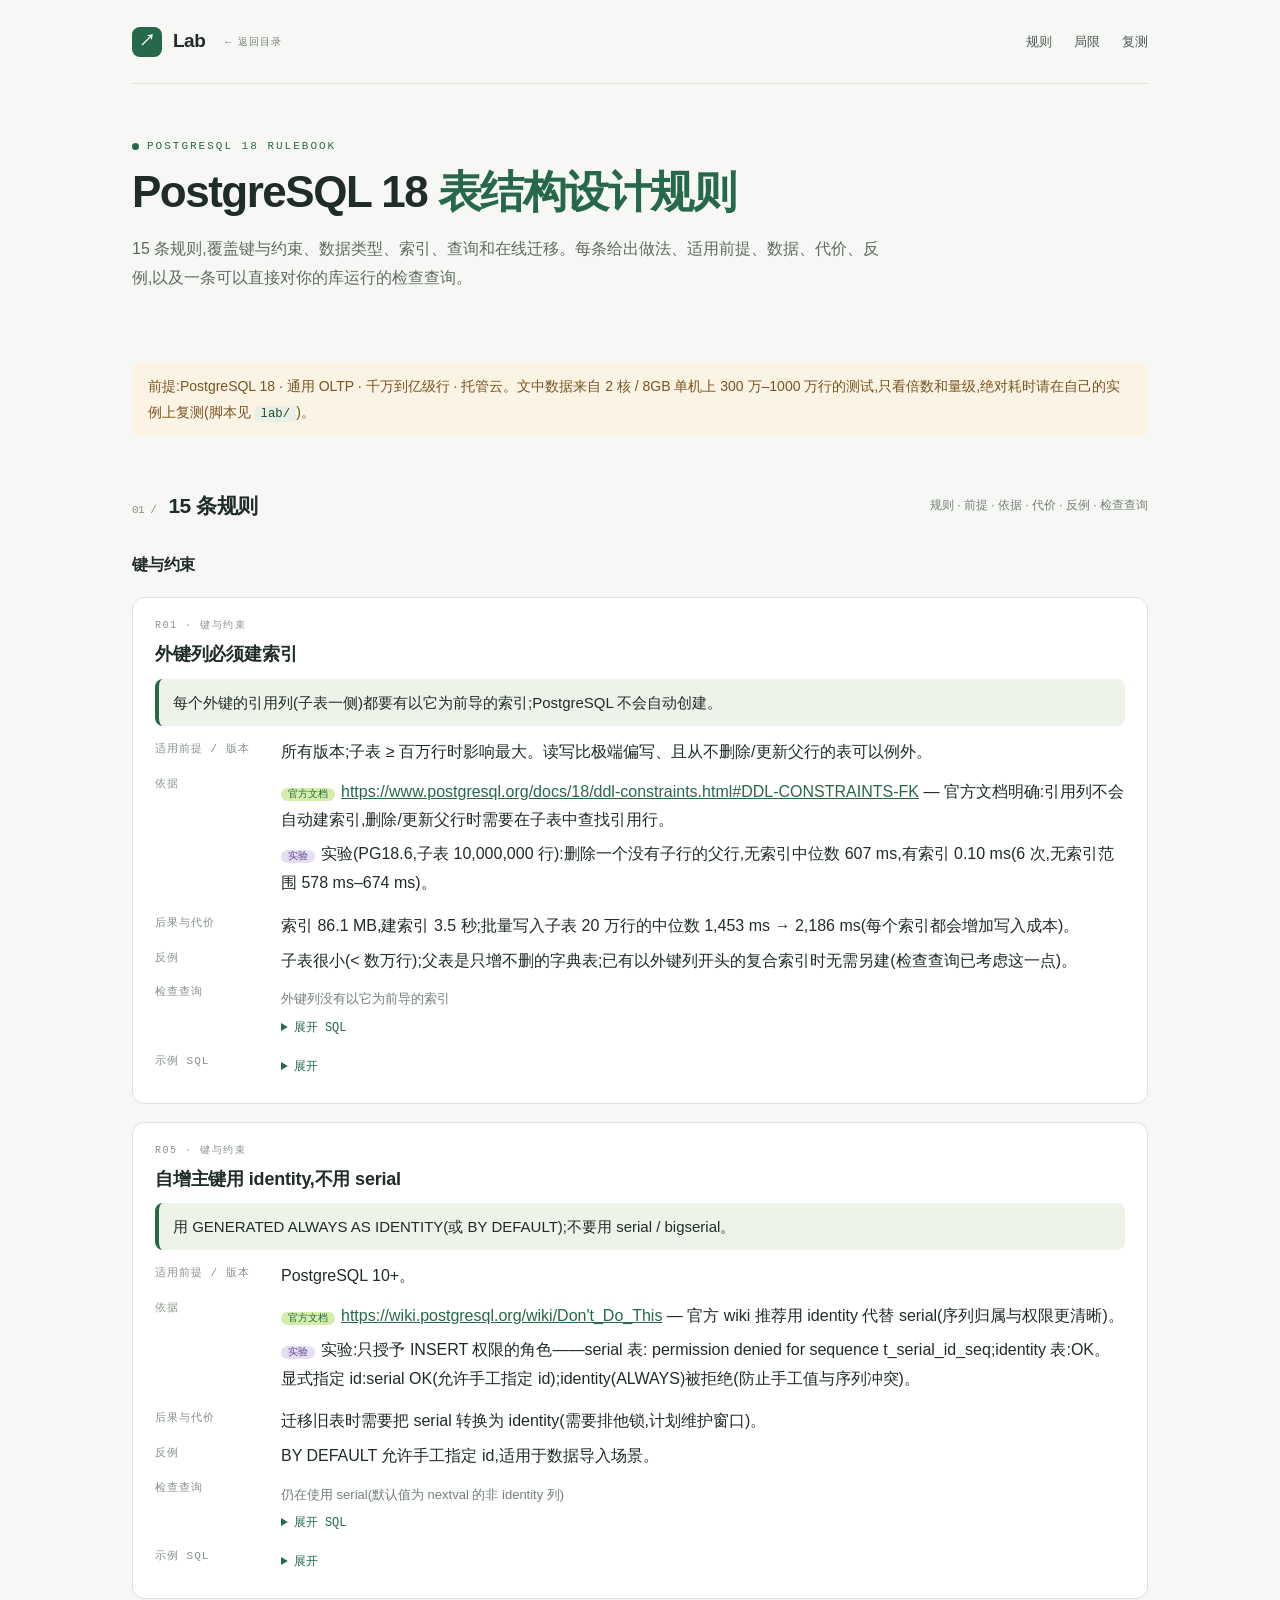
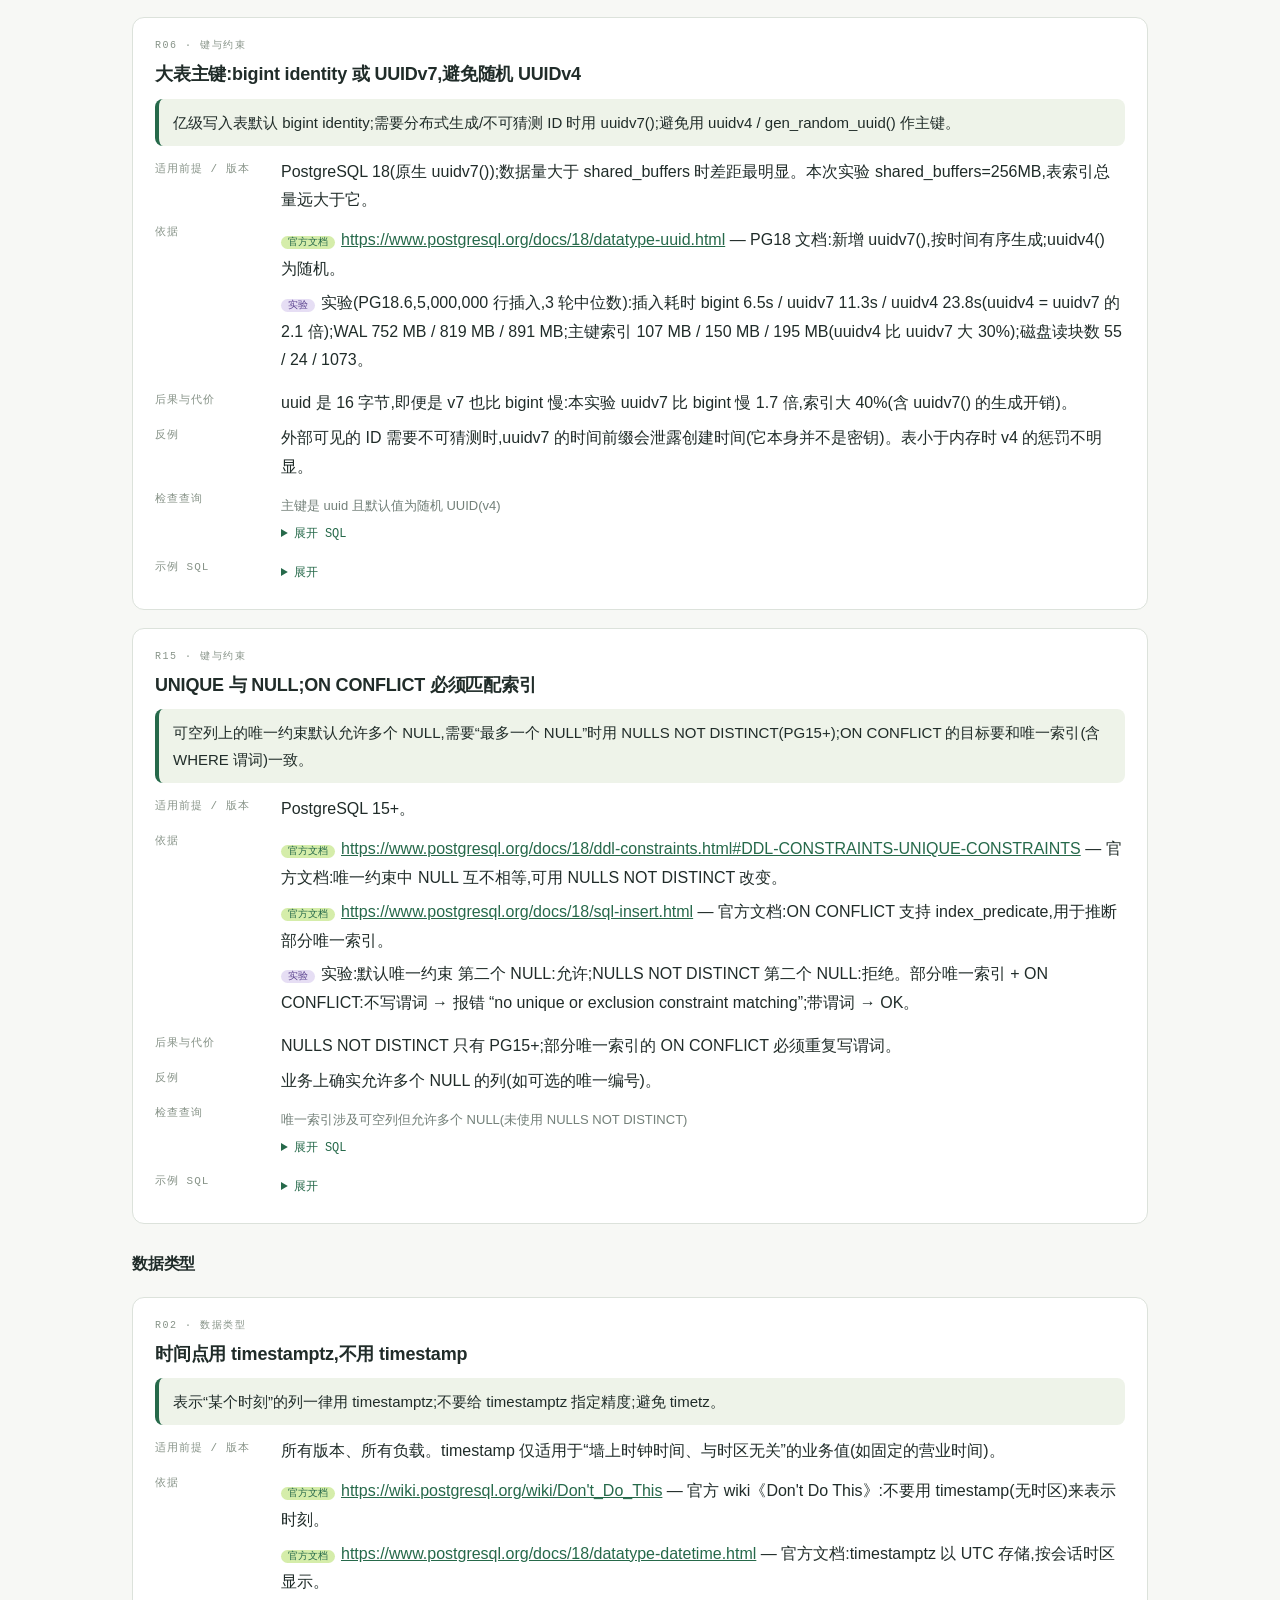
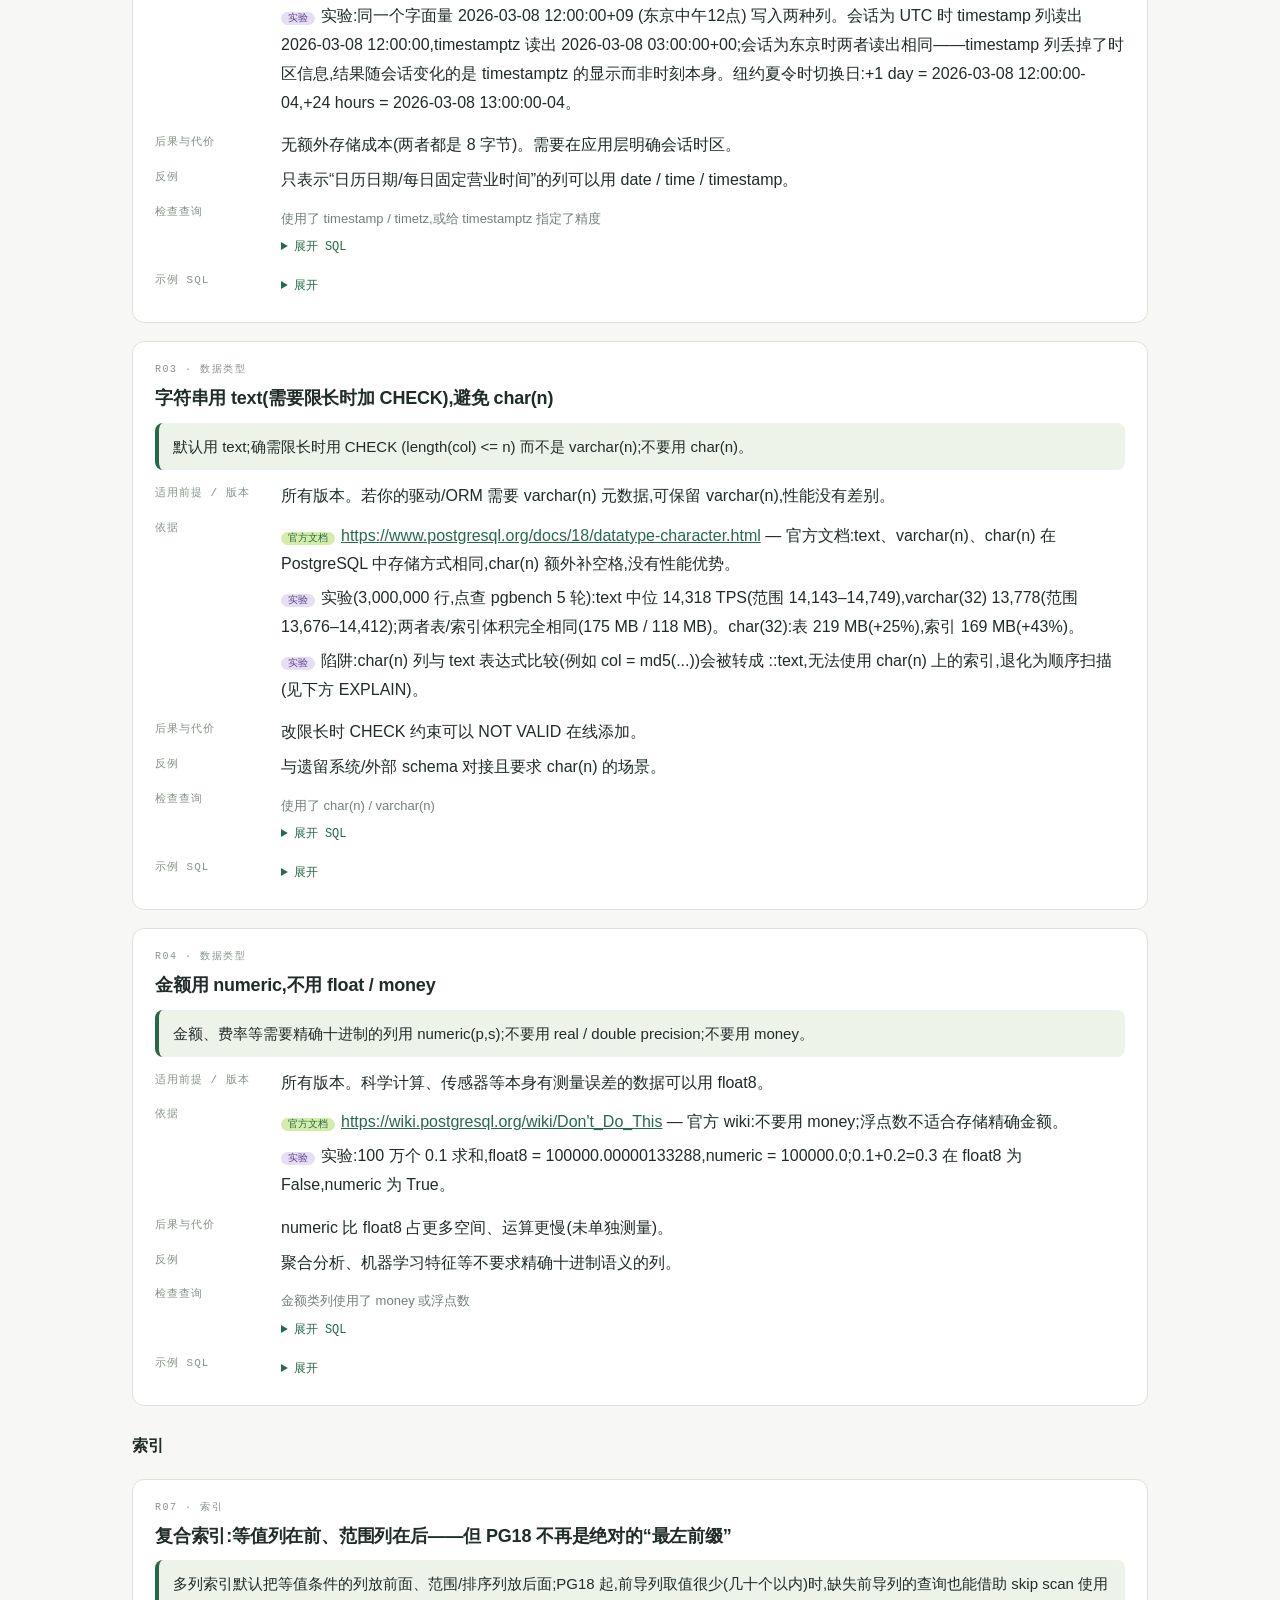
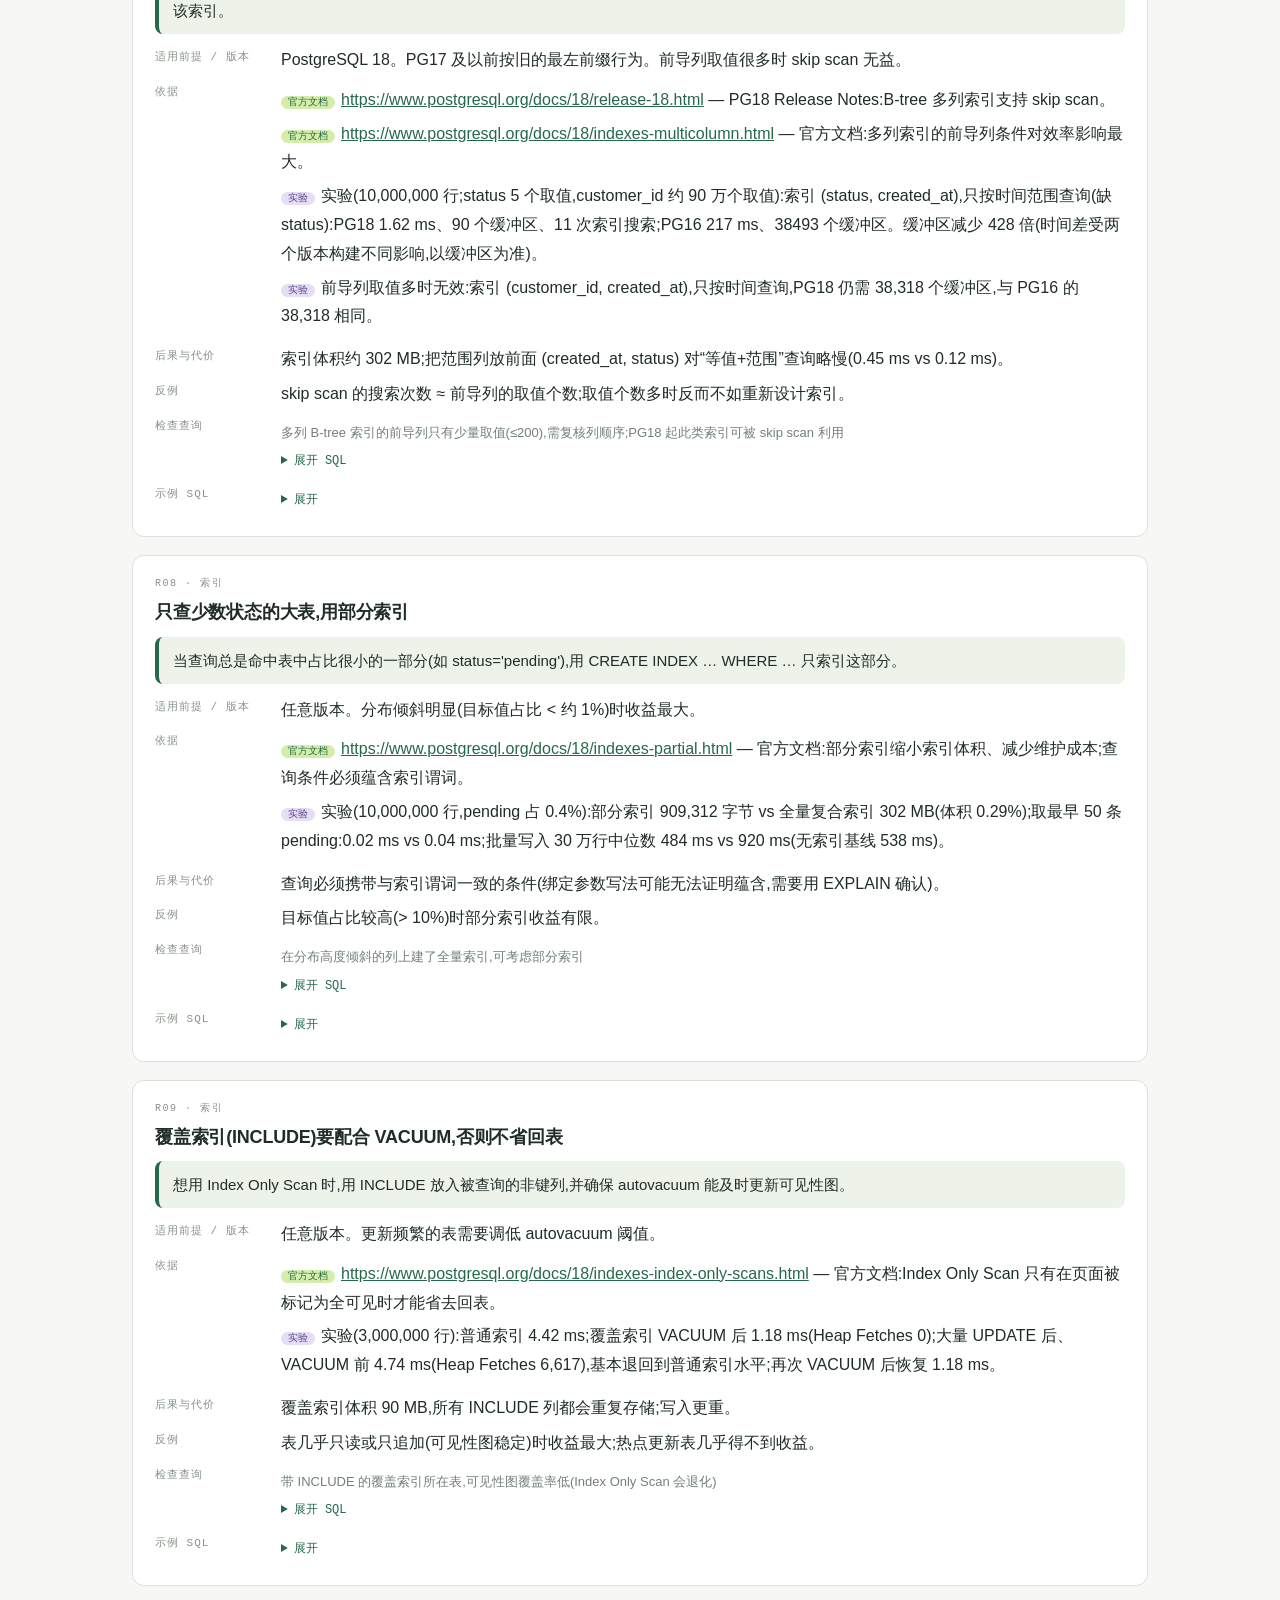
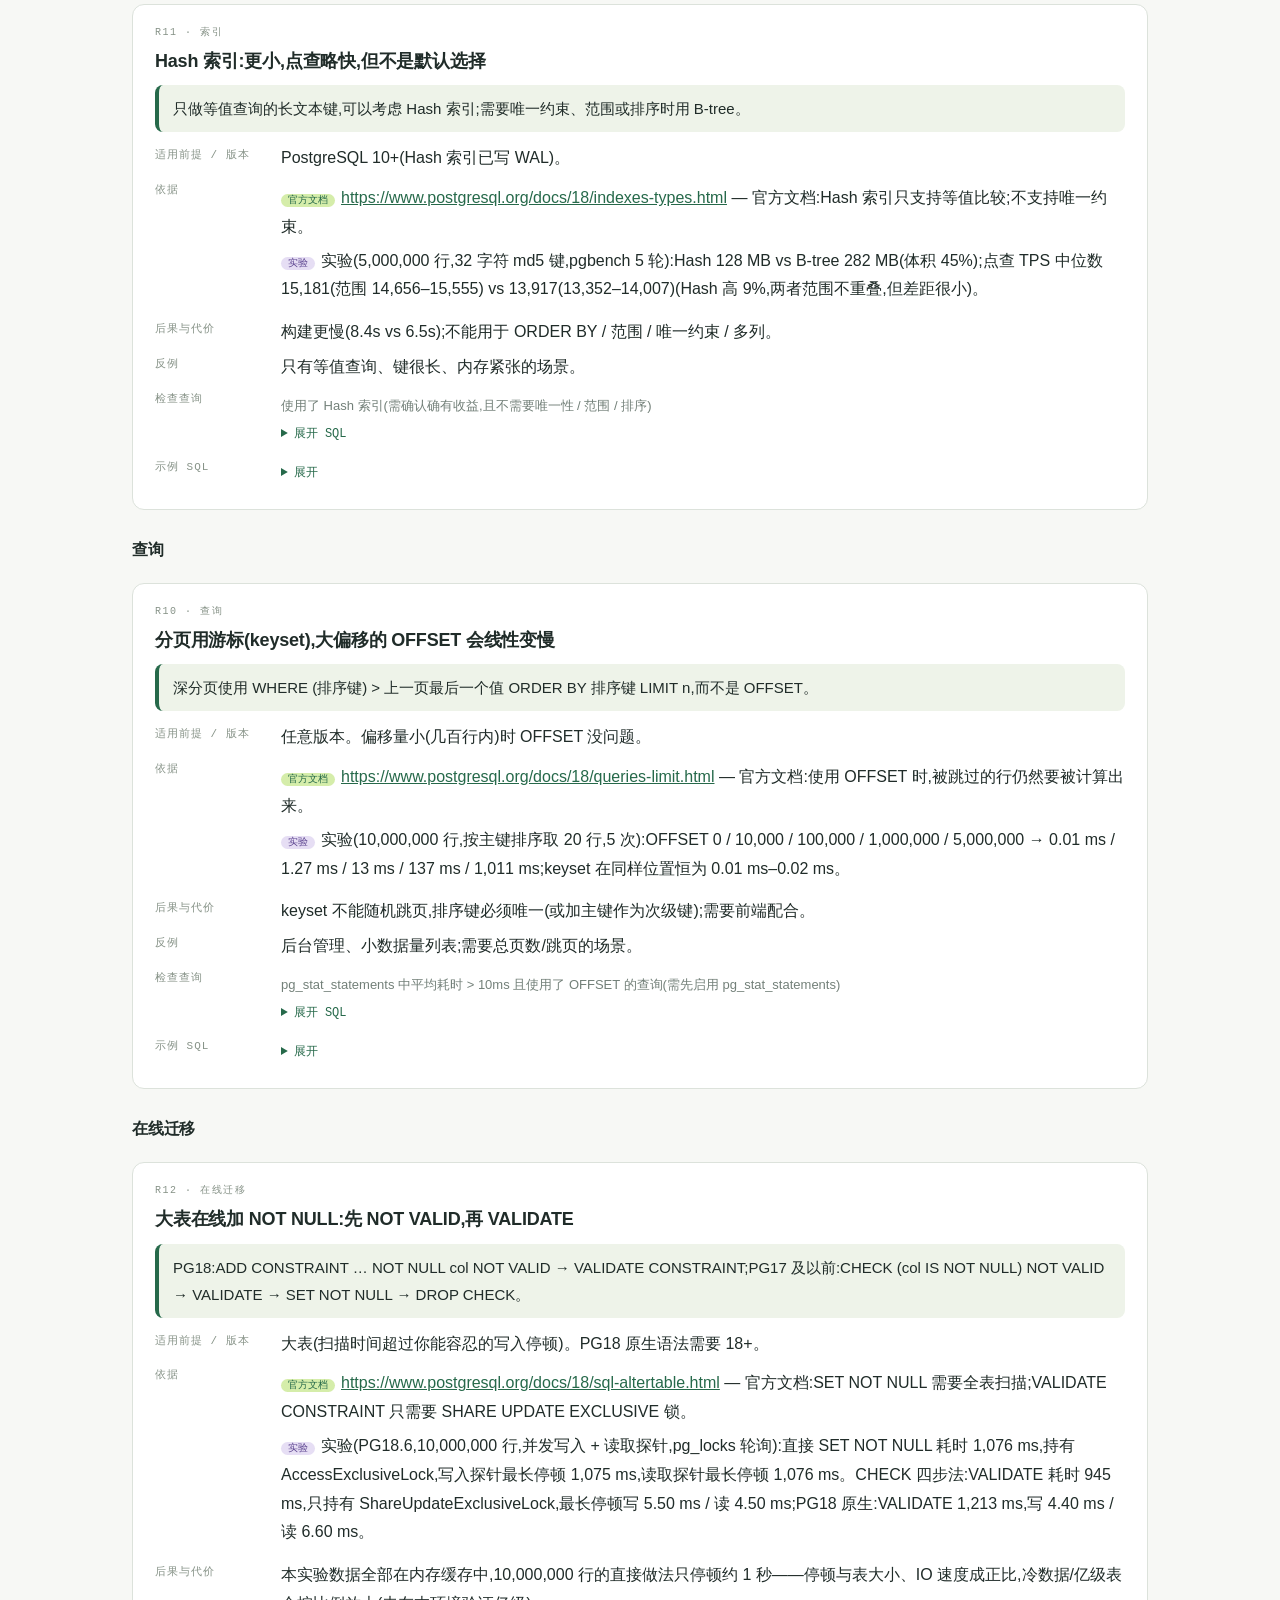
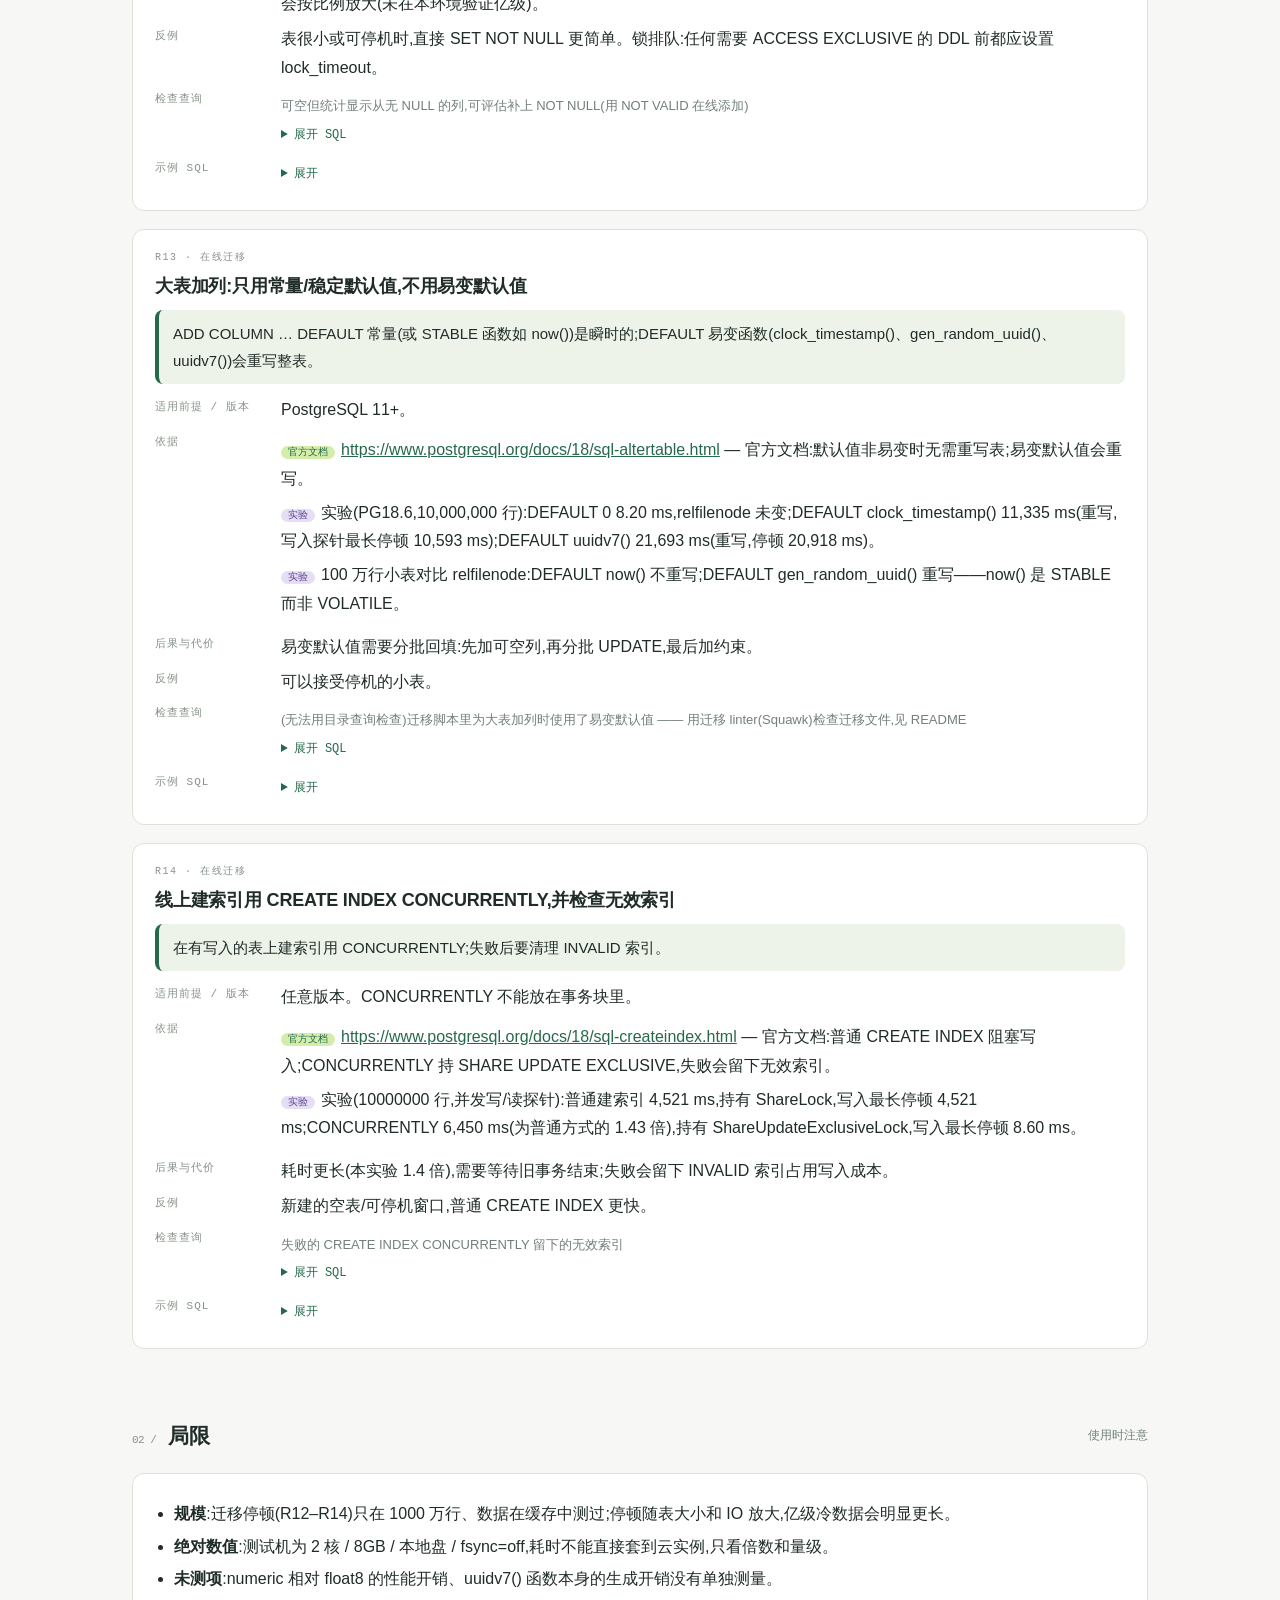
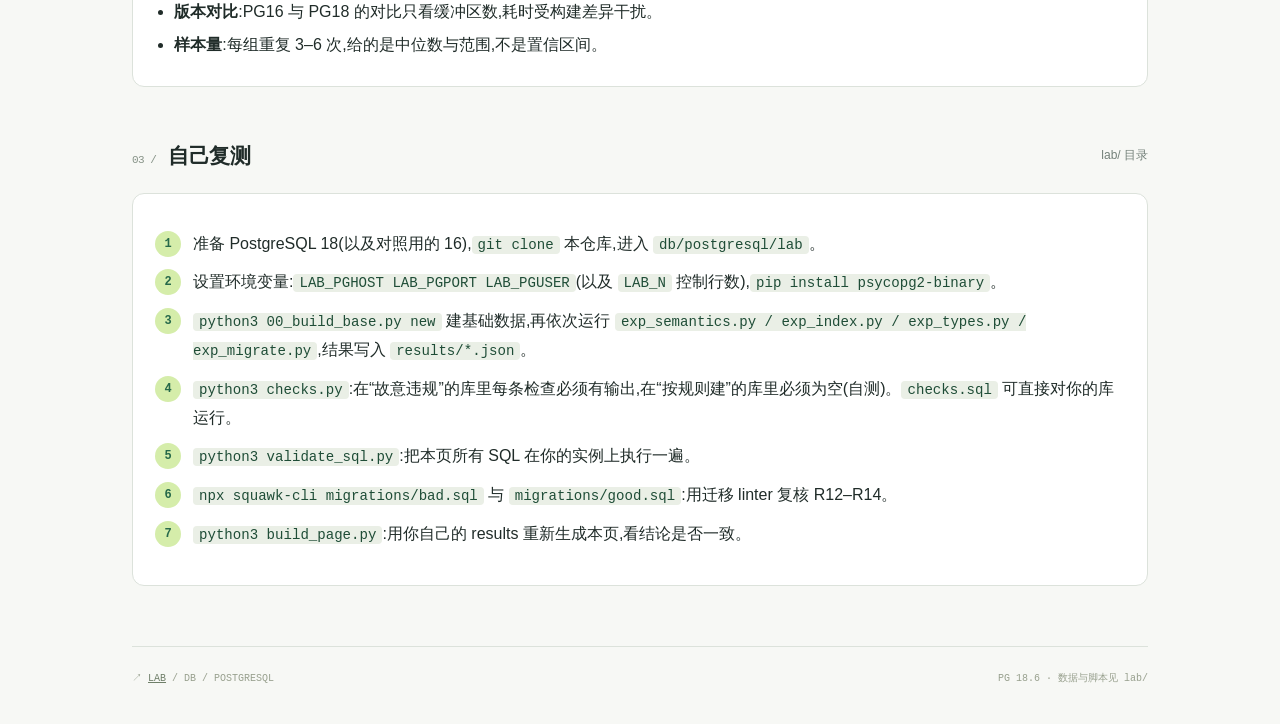
<file: db/postgresql/index.html>
<!DOCTYPE html>
<html lang="zh-CN">
<head>
<meta charset="UTF-8"><meta name="viewport" content="width=device-width,initial-scale=1">
<title>PostgreSQL 18 设计规则手册 — Lab</title>
<meta name="description" content="15 条 PostgreSQL 18 表结构设计规则:做法、代价、反例与检查查询。">
<style>:root{--bg:#f7f8f5;--ink:#202c29;--muted:#738079;--line:#dce2db;--green:#26694a;--lime:#d5edaa;--orange:#d7814f;--purple:#9275c1;--red:#b8483c;--card:#fff;--code:#2d3c32;--mono:ui-monospace,SFMono-Regular,Consolas,monospace}
*{box-sizing:border-box}
html{scroll-behavior:smooth}
body{margin:0;background:var(--bg);color:var(--ink);font-family:Inter,-apple-system,BlinkMacSystemFont,"PingFang SC","Microsoft YaHei",sans-serif;line-height:1.8}
a{color:inherit}
.shell{max-width:1080px;margin:auto;padding:0 32px}
header{height:84px;display:flex;align-items:center;justify-content:space-between;gap:16px;border-bottom:1px solid var(--line)}
.brand{display:flex;align-items:center;gap:11px;font-size:19px;font-weight:750;letter-spacing:-.5px;text-decoration:none}
.mark{display:inline-grid;place-items:center;width:30px;height:30px;border-radius:8px;background:var(--green);color:#fff;font-size:16px}
.brand small{font-size:10px;letter-spacing:1px;color:var(--muted);font-weight:500;margin-left:7px}
nav{display:flex;gap:22px;font-size:13px;flex-wrap:wrap}
nav a{text-decoration:none;color:#4f5d56}
nav a:hover{color:var(--green)}
.hero{padding:56px 0 36px}
.eyebrow{font:11px var(--mono);letter-spacing:2px;color:var(--green);display:flex;gap:8px;align-items:center}
.dot{width:7px;height:7px;border-radius:50%;background:var(--green)}
h1{font-size:44px;line-height:1.2;letter-spacing:-1.5px;margin:14px 0 16px}
h1 em{font-style:normal;color:var(--green)}
.lead{max-width:760px;color:#5d6b63;font-size:16px;margin:0}
.lead strong{color:var(--ink)}
section{padding:20px 0 30px;scroll-margin-top:20px}
.section-head{display:flex;align-items:center;justify-content:space-between;gap:15px;margin-bottom:18px;flex-wrap:wrap}
.section-head h2{font-size:21px;letter-spacing:-.5px;margin:0}
.section-head h2 span{font:11px var(--mono);color:#879388;margin-right:12px}
.section-head>span{color:var(--muted);font-size:12px}
h3{font-size:16px;margin:0 0 6px;letter-spacing:-.2px}
p{margin:6px 0}
ul{margin:6px 0;padding-left:1.2em}
li{margin:4px 0}
code{font:0.88em var(--mono);background:#eaefe6;padding:1px 6px;border-radius:4px;color:#1f4d37}
pre{margin:10px 0 0;padding:15px 17px;background:var(--code);color:#e6efdc;border-radius:10px;overflow-x:auto;font:12.5px/1.75 var(--mono);border:1px solid #536b48}
pre code{background:none;color:inherit;padding:0;font:inherit}
pre .c{color:#9fb28f}
.grid{display:grid;gap:14px}
.g2{grid-template-columns:repeat(2,minmax(0,1fr))}
.g3{grid-template-columns:repeat(3,minmax(0,1fr))}
.card{background:var(--card);border:1px solid var(--line);border-radius:12px;padding:20px 22px;min-width:0}
.card.pick{border-left:4px solid var(--green)}
.tag{display:inline-block;font:10px var(--mono);letter-spacing:1px;color:var(--green);background:var(--lime);padding:2px 9px;border-radius:99px;margin-bottom:8px}
.tag.warn{background:#f6dccb;color:#8a4a22}
.tag.violet{background:#e6def4;color:#5d4590}
.idx{font:10px var(--mono);letter-spacing:1.5px;color:#879388;display:block;margin-bottom:6px}
.takeaway{background:var(--green);color:#f1f8e8;border-radius:12px;padding:20px 24px;margin-top:16px}
.takeaway strong{color:var(--lime)}
.takeaway p{margin:4px 0 0}
.scroll{overflow-x:auto}
table{width:100%;border-collapse:collapse;font-size:14px;background:var(--card);border:1px solid var(--line);border-radius:12px;overflow:hidden}
th,td{padding:10px 14px;text-align:left;border-bottom:1px solid var(--line);vertical-align:top}
th{background:#eef3e9;font-weight:600;font-size:13px}
tr:last-child td{border-bottom:none}
td.bad{color:var(--red)}
td.good{color:var(--green);font-weight:600}
.pair{display:grid;grid-template-columns:1fr 1fr;gap:12px;margin-top:8px}
.pair pre{margin:0}
.pair .bad pre{border-color:#8c4b43}
.pair .lab{font:11px var(--mono);letter-spacing:1px;margin-bottom:6px}
.pair .bad .lab{color:var(--red)}
.pair .good .lab{color:var(--green)}
.note{background:#fbf3e4;color:#7a5520;border-radius:10px;padding:12px 16px;font-size:14px;margin-top:14px}
.steps{counter-reset:s;list-style:none;padding:0}
.steps li{counter-increment:s;position:relative;padding-left:38px;margin:10px 0}
.steps li::before{content:counter(s);position:absolute;left:0;top:1px;width:26px;height:26px;border-radius:50%;background:var(--lime);color:var(--green);font:600 12px/26px var(--mono);text-align:center}
.check{list-style:none;padding:0}
.check li{padding-left:28px;position:relative}
.check li::before{content:"✓";position:absolute;left:0;color:var(--green);font-weight:700}
.src{font-size:13px;color:var(--muted)}
.src a{color:var(--green)}
footer{border-top:1px solid var(--line);margin-top:30px;padding:23px 0 36px;display:flex;justify-content:space-between;gap:16px;flex-wrap:wrap;color:#98a08e;font:10px/1.7 var(--mono)}
footer a{color:#6f7f69}
@media(max-width:820px){
  .shell{padding:0 20px}
  .g2,.g3,.pair{grid-template-columns:1fr}
  h1{font-size:32px}
  header{height:auto;padding:16px 0;flex-direction:column;align-items:flex-start}
  .brand small{display:none}
}
@media(prefers-reduced-motion:reduce){html{scroll-behavior:auto}}

.rule{margin:18px 0}
.rule h3{font-size:18px}
.rule .oneline{font-size:15px;background:#eef3e9;border-left:4px solid var(--green);padding:10px 14px;border-radius:8px;margin:8px 0 12px}
.rule dl{display:grid;grid-template-columns:110px 1fr;gap:6px 16px;margin:0}
.rule dt{font:11px var(--mono);letter-spacing:1px;color:#879388;padding-top:3px}
.rule dd{margin:0;min-width:0}
.ev{margin:0 0 8px;padding:0;list-style:none}
.ev li{margin:5px 0}
.ev .k{font:10px var(--mono);padding:1px 7px;border-radius:99px;margin-right:6px;background:var(--lime);color:var(--green)}
.ev .k.x{background:#e6def4;color:#5d4590}
.ev a{word-break:break-all;color:var(--green)}
details{margin:8px 0}
summary{cursor:pointer;font:12px var(--mono);color:var(--green)}
.badge{font:10px var(--mono);background:#eaefe6;border-radius:99px;padding:2px 9px;margin-left:8px;color:#4f5d56}
.miss{background:#fbf3e4}
td.num{font-family:var(--mono);font-size:13px}
.matrix td,.matrix th{text-align:center;padding:8px 10px;font-size:13px}
.matrix td:first-child,.matrix th:first-child{text-align:left}
@media(max-width:820px){.rule dl{grid-template-columns:1fr}.rule dt{padding-top:10px}}
</style>
</head>
<body><div class="shell">
<header>
  <a class="brand" href="../../"><span class="mark">↗</span> Lab <small>← 返回目录</small></a>
  <nav><a href="#rules">规则</a><a href="#todo">局限</a><a href="#repro">复测</a></nav>
</header>
<main>
<div class="hero">
  <div class="eyebrow"><span class="dot"></span> POSTGRESQL 18 RULEBOOK</div>
  <h1>PostgreSQL 18 <em>表结构设计规则</em></h1>
  <p class="lead">15 条规则,覆盖键与约束、数据类型、索引、查询和在线迁移。每条给出做法、适用前提、数据、代价、反例,以及一条可以直接对你的库运行的检查查询。</p>
</div>

<section id="premise">
  <div class="note">前提:PostgreSQL 18 · 通用 OLTP · 千万到亿级行 · 托管云。文中数据来自 2 核 / 8GB 单机上 300 万–1000 万行的测试,只看倍数和量级,绝对耗时请在自己的实例上复测(脚本见 <code>lab/</code>)。</div>
</section>

<section id="rules">
  <div class="section-head"><h2><span>01 /</span>15 条规则</h2><span>规则 · 前提 · 依据 · 代价 · 反例 · 检查查询</span></div>
  <h3 style="margin:26px 0 4px">键与约束</h3><article class="card rule" id="r01">
<span class="idx">R01 · 键与约束</span>
<h3>外键列必须建索引</h3>
<div class="oneline">每个外键的引用列(子表一侧)都要有以它为前导的索引;PostgreSQL 不会自动创建。</div>
<dl>
<dt>适用前提 / 版本</dt><dd>所有版本;子表 ≥ 百万行时影响最大。读写比极端偏写、且从不删除/更新父行的表可以例外。</dd>
<dt>依据</dt><dd><ul class="ev"><li><span class="k">官方文档</span><a href="https://www.postgresql.org/docs/18/ddl-constraints.html#DDL-CONSTRAINTS-FK">https://www.postgresql.org/docs/18/ddl-constraints.html#DDL-CONSTRAINTS-FK</a> — 官方文档明确:引用列不会自动建索引,删除/更新父行时需要在子表中查找引用行。</li><li><span class="k x">实验</span>实验(PG18.6,子表 10,000,000 行):删除一个没有子行的父行,无索引中位数 607 ms,有索引 0.10 ms(6 次,无索引范围 578 ms–674 ms)。</li></ul></dd>
<dt>后果与代价</dt><dd>索引 86.1 MB,建索引 3.5 秒;批量写入子表 20 万行的中位数 1,453 ms → 2,186 ms(每个索引都会增加写入成本)。</dd>
<dt>反例</dt><dd>子表很小(&lt; 数万行);父表是只增不删的字典表;已有以外键列开头的复合索引时无需另建(检查查询已考虑这一点)。</dd>
<dt>检查查询</dt><dd><p class="src">外键列没有以它为前导的索引</p><details><summary>展开 SQL</summary><pre><code>SELECT c.conrelid::regclass AS table_name, c.conname AS foreign_key
FROM pg_constraint c
WHERE c.contype = &#x27;f&#x27;
  AND NOT EXISTS (
    SELECT 1 FROM pg_index i
    WHERE i.indrelid = c.conrelid
      AND (string_to_array(i.indkey::text, &#x27; &#x27;)::int2[])[1:array_length(c.conkey, 1)] = c.conkey)</code></pre></details></dd>
<dt>示例 SQL</dt><dd><details><summary>展开</summary><pre><code>CREATE TABLE r01_parent (id bigint GENERATED ALWAYS AS IDENTITY PRIMARY KEY);
CREATE TABLE r01_child (
  id bigint GENERATED ALWAYS AS IDENTITY PRIMARY KEY,
  parent_id bigint NOT NULL REFERENCES r01_parent (id)
);
CREATE INDEX ON r01_child (parent_id);</code></pre></details></dd>
</dl></article><article class="card rule" id="r05">
<span class="idx">R05 · 键与约束</span>
<h3>自增主键用 identity,不用 serial</h3>
<div class="oneline">用 GENERATED ALWAYS AS IDENTITY(或 BY DEFAULT);不要用 serial / bigserial。</div>
<dl>
<dt>适用前提 / 版本</dt><dd>PostgreSQL 10+。</dd>
<dt>依据</dt><dd><ul class="ev"><li><span class="k">官方文档</span><a href="https://wiki.postgresql.org/wiki/Don&#x27;t_Do_This">https://wiki.postgresql.org/wiki/Don&#x27;t_Do_This</a> — 官方 wiki 推荐用 identity 代替 serial(序列归属与权限更清晰)。</li><li><span class="k x">实验</span>实验:只授予 INSERT 权限的角色——serial 表: permission denied for sequence t_serial_id_seq;identity 表:OK。显式指定 id:serial OK(允许手工指定 id);identity(ALWAYS)被拒绝(防止手工值与序列冲突)。</li></ul></dd>
<dt>后果与代价</dt><dd>迁移旧表时需要把 serial 转换为 identity(需要排他锁,计划维护窗口)。</dd>
<dt>反例</dt><dd>BY DEFAULT 允许手工指定 id,适用于数据导入场景。</dd>
<dt>检查查询</dt><dd><p class="src">仍在使用 serial(默认值为 nextval 的非 identity 列)</p><details><summary>展开 SQL</summary><pre><code>SELECT a.attrelid::regclass AS table_name, a.attname AS column_name, pg_get_expr(d.adbin, d.adrelid) AS default_expr
FROM pg_attribute a JOIN pg_class cl ON cl.oid = a.attrelid JOIN pg_namespace n ON n.oid = cl.relnamespace
JOIN pg_attrdef d ON d.adrelid = a.attrelid AND d.adnum = a.attnum
WHERE a.attnum &gt; 0 AND NOT a.attisdropped AND 
  cl.relkind IN (&#x27;r&#x27;,&#x27;p&#x27;) AND n.nspname NOT IN (&#x27;pg_catalog&#x27;,&#x27;information_schema&#x27;,&#x27;pg_toast&#x27;)

  AND a.attidentity = &#x27;&#x27; AND pg_get_expr(d.adbin, d.adrelid) LIKE &#x27;nextval(%&#x27;</code></pre></details></dd>
<dt>示例 SQL</dt><dd><details><summary>展开</summary><pre><code>CREATE TABLE r05_items (
  id bigint GENERATED ALWAYS AS IDENTITY PRIMARY KEY,
  name text NOT NULL
);</code></pre></details></dd>
</dl></article><article class="card rule" id="r06">
<span class="idx">R06 · 键与约束</span>
<h3>大表主键:bigint identity 或 UUIDv7,避免随机 UUIDv4</h3>
<div class="oneline">亿级写入表默认 bigint identity;需要分布式生成/不可猜测 ID 时用 uuidv7();避免用 uuidv4 / gen_random_uuid() 作主键。</div>
<dl>
<dt>适用前提 / 版本</dt><dd>PostgreSQL 18(原生 uuidv7());数据量大于 shared_buffers 时差距最明显。本次实验 shared_buffers=256MB,表索引总量远大于它。</dd>
<dt>依据</dt><dd><ul class="ev"><li><span class="k">官方文档</span><a href="https://www.postgresql.org/docs/18/datatype-uuid.html">https://www.postgresql.org/docs/18/datatype-uuid.html</a> — PG18 文档:新增 uuidv7(),按时间有序生成;uuidv4() 为随机。</li><li><span class="k x">实验</span>实验(PG18.6,5,000,000 行插入,3 轮中位数):插入耗时 bigint 6.5s / uuidv7 11.3s / uuidv4 23.8s(uuidv4 = uuidv7 的 2.1 倍);WAL 752 MB / 819 MB / 891 MB;主键索引 107 MB / 150 MB / 195 MB(uuidv4 比 uuidv7 大 30%);磁盘读块数 55 / 24 / 1073。</li></ul></dd>
<dt>后果与代价</dt><dd>uuid 是 16 字节,即便是 v7 也比 bigint 慢:本实验 uuidv7 比 bigint 慢 1.7 倍,索引大 40%(含 uuidv7() 的生成开销)。</dd>
<dt>反例</dt><dd>外部可见的 ID 需要不可猜测时,uuidv7 的时间前缀会泄露创建时间(它本身并不是密钥)。表小于内存时 v4 的惩罚不明显。</dd>
<dt>检查查询</dt><dd><p class="src">主键是 uuid 且默认值为随机 UUID(v4)</p><details><summary>展开 SQL</summary><pre><code>SELECT a.attrelid::regclass AS table_name, a.attname AS column_name, pg_get_expr(d.adbin, d.adrelid) AS default_expr
FROM pg_index i
JOIN pg_attribute a ON a.attrelid = i.indrelid AND a.attnum = ANY (i.indkey)
JOIN pg_class cl ON cl.oid = a.attrelid JOIN pg_namespace n ON n.oid = cl.relnamespace
JOIN pg_attrdef d ON d.adrelid = a.attrelid AND d.adnum = a.attnum
WHERE i.indisprimary AND a.atttypid = &#x27;uuid&#x27;::regtype AND 
  cl.relkind IN (&#x27;r&#x27;,&#x27;p&#x27;) AND n.nspname NOT IN (&#x27;pg_catalog&#x27;,&#x27;information_schema&#x27;,&#x27;pg_toast&#x27;)

  AND pg_get_expr(d.adbin, d.adrelid) ~ &#x27;(gen_random_uuid|uuidv4|uuid_generate_v4)&#x27;</code></pre></details></dd>
<dt>示例 SQL</dt><dd><details><summary>展开</summary><pre><code>CREATE TABLE r06_events (
  id uuid PRIMARY KEY DEFAULT uuidv7(),
  payload text
);
SELECT uuidv7() &lt; uuidv7() AS ordered;</code></pre></details></dd>
</dl></article><article class="card rule" id="r15">
<span class="idx">R15 · 键与约束</span>
<h3>UNIQUE 与 NULL;ON CONFLICT 必须匹配索引</h3>
<div class="oneline">可空列上的唯一约束默认允许多个 NULL,需要“最多一个 NULL”时用 NULLS NOT DISTINCT(PG15+);ON CONFLICT 的目标要和唯一索引(含 WHERE 谓词)一致。</div>
<dl>
<dt>适用前提 / 版本</dt><dd>PostgreSQL 15+。</dd>
<dt>依据</dt><dd><ul class="ev"><li><span class="k">官方文档</span><a href="https://www.postgresql.org/docs/18/ddl-constraints.html#DDL-CONSTRAINTS-UNIQUE-CONSTRAINTS">https://www.postgresql.org/docs/18/ddl-constraints.html#DDL-CONSTRAINTS-UNIQUE-CONSTRAINTS</a> — 官方文档:唯一约束中 NULL 互不相等,可用 NULLS NOT DISTINCT 改变。</li><li><span class="k">官方文档</span><a href="https://www.postgresql.org/docs/18/sql-insert.html">https://www.postgresql.org/docs/18/sql-insert.html</a> — 官方文档:ON CONFLICT 支持 index_predicate,用于推断部分唯一索引。</li><li><span class="k x">实验</span>实验:默认唯一约束 第二个 NULL:允许;NULLS NOT DISTINCT 第二个 NULL:拒绝。部分唯一索引 + ON CONFLICT:不写谓词 → 报错 “no unique or exclusion constraint matching”;带谓词 → OK。</li></ul></dd>
<dt>后果与代价</dt><dd>NULLS NOT DISTINCT 只有 PG15+;部分唯一索引的 ON CONFLICT 必须重复写谓词。</dd>
<dt>反例</dt><dd>业务上确实允许多个 NULL 的列(如可选的唯一编号)。</dd>
<dt>检查查询</dt><dd><p class="src">唯一索引涉及可空列但允许多个 NULL(未使用 NULLS NOT DISTINCT)</p><details><summary>展开 SQL</summary><pre><code>SELECT i.indexrelid::regclass AS index_name, i.indrelid::regclass AS table_name
FROM pg_index i JOIN pg_class tc ON tc.oid = i.indrelid JOIN pg_namespace n ON n.oid = tc.relnamespace
WHERE i.indisunique AND NOT i.indisprimary AND NOT i.indnullsnotdistinct AND 
  tc.relkind IN (&#x27;r&#x27;,&#x27;p&#x27;) AND n.nspname NOT IN (&#x27;pg_catalog&#x27;,&#x27;information_schema&#x27;,&#x27;pg_toast&#x27;)

  AND EXISTS (SELECT 1 FROM pg_attribute a WHERE a.attrelid = i.indrelid
              AND a.attnum = ANY ((string_to_array(i.indkey::text, &#x27; &#x27;)::int2[])[1:i.indnkeyatts])
              AND NOT a.attnotnull)</code></pre></details></dd>
<dt>示例 SQL</dt><dd><details><summary>展开</summary><pre><code>CREATE TABLE r15_users (id bigint GENERATED ALWAYS AS IDENTITY PRIMARY KEY, email text, deleted_at timestamptz);
CREATE UNIQUE INDEX r15_email_live ON r15_users (email) WHERE deleted_at IS NULL;
INSERT INTO r15_users (email) VALUES (&#x27;a@x.com&#x27;)
ON CONFLICT (email) WHERE deleted_at IS NULL DO NOTHING;
CREATE TABLE r15_nnd (a int UNIQUE NULLS NOT DISTINCT);</code></pre></details></dd>
</dl></article><h3 style="margin:26px 0 4px">数据类型</h3><article class="card rule" id="r02">
<span class="idx">R02 · 数据类型</span>
<h3>时间点用 timestamptz,不用 timestamp</h3>
<div class="oneline">表示“某个时刻”的列一律用 timestamptz;不要给 timestamptz 指定精度;避免 timetz。</div>
<dl>
<dt>适用前提 / 版本</dt><dd>所有版本、所有负载。timestamp 仅适用于“墙上时钟时间、与时区无关”的业务值(如固定的营业时间)。</dd>
<dt>依据</dt><dd><ul class="ev"><li><span class="k">官方文档</span><a href="https://wiki.postgresql.org/wiki/Don&#x27;t_Do_This">https://wiki.postgresql.org/wiki/Don&#x27;t_Do_This</a> — 官方 wiki《Don&#x27;t Do This》:不要用 timestamp(无时区)来表示时刻。</li><li><span class="k">官方文档</span><a href="https://www.postgresql.org/docs/18/datatype-datetime.html">https://www.postgresql.org/docs/18/datatype-datetime.html</a> — 官方文档:timestamptz 以 UTC 存储,按会话时区显示。</li><li><span class="k x">实验</span>实验:同一个字面量 2026-03-08 12:00:00+09 (东京中午12点) 写入两种列。会话为 UTC 时 timestamp 列读出 2026-03-08 12:00:00,timestamptz 读出 2026-03-08 03:00:00+00;会话为东京时两者读出相同——timestamp 列丢掉了时区信息,结果随会话变化的是 timestamptz 的显示而非时刻本身。纽约夏令时切换日:+1 day = 2026-03-08 12:00:00-04,+24 hours = 2026-03-08 13:00:00-04。</li></ul></dd>
<dt>后果与代价</dt><dd>无额外存储成本(两者都是 8 字节)。需要在应用层明确会话时区。</dd>
<dt>反例</dt><dd>只表示“日历日期/每日固定营业时间”的列可以用 date / time / timestamp。</dd>
<dt>检查查询</dt><dd><p class="src">使用了 timestamp / timetz,或给 timestamptz 指定了精度</p><details><summary>展开 SQL</summary><pre><code>SELECT a.attrelid::regclass AS table_name, a.attname AS column_name, format_type(a.atttypid, a.atttypmod) AS type
FROM pg_attribute a JOIN pg_class cl ON cl.oid = a.attrelid JOIN pg_namespace n ON n.oid = cl.relnamespace
WHERE a.attnum &gt; 0 AND NOT a.attisdropped AND 
  cl.relkind IN (&#x27;r&#x27;,&#x27;p&#x27;) AND n.nspname NOT IN (&#x27;pg_catalog&#x27;,&#x27;information_schema&#x27;,&#x27;pg_toast&#x27;)

  AND (a.atttypid IN (&#x27;timestamp&#x27;::regtype, &#x27;timetz&#x27;::regtype)
       OR (a.atttypid = &#x27;timestamptz&#x27;::regtype AND a.atttypmod &lt;&gt; -1))</code></pre></details></dd>
<dt>示例 SQL</dt><dd><details><summary>展开</summary><pre><code>CREATE TABLE r02_events (
  id bigint GENERATED ALWAYS AS IDENTITY PRIMARY KEY,
  happened_at timestamptz NOT NULL DEFAULT now()
);</code></pre></details></dd>
</dl></article><article class="card rule" id="r03">
<span class="idx">R03 · 数据类型</span>
<h3>字符串用 text(需要限长时加 CHECK),避免 char(n)</h3>
<div class="oneline">默认用 text;确需限长时用 CHECK (length(col) &lt;= n) 而不是 varchar(n);不要用 char(n)。</div>
<dl>
<dt>适用前提 / 版本</dt><dd>所有版本。若你的驱动/ORM 需要 varchar(n) 元数据,可保留 varchar(n),性能没有差别。</dd>
<dt>依据</dt><dd><ul class="ev"><li><span class="k">官方文档</span><a href="https://www.postgresql.org/docs/18/datatype-character.html">https://www.postgresql.org/docs/18/datatype-character.html</a> — 官方文档:text、varchar(n)、char(n) 在 PostgreSQL 中存储方式相同,char(n) 额外补空格,没有性能优势。</li><li><span class="k x">实验</span>实验(3,000,000 行,点查 pgbench 5 轮):text 中位 14,318 TPS(范围 14,143–14,749),varchar(32) 13,778(范围 13,676–14,412);两者表/索引体积完全相同(175 MB / 118 MB)。char(32):表 219 MB(+25%),索引 169 MB(+43%)。</li><li><span class="k x">实验</span>陷阱:char(n) 列与 text 表达式比较(例如 col = md5(...))会被转成 ::text,无法使用 char(n) 上的索引,退化为顺序扫描(见下方 EXPLAIN)。</li></ul></dd>
<dt>后果与代价</dt><dd>改限长时 CHECK 约束可以 NOT VALID 在线添加。</dd>
<dt>反例</dt><dd>与遗留系统/外部 schema 对接且要求 char(n) 的场景。</dd>
<dt>检查查询</dt><dd><p class="src">使用了 char(n) / varchar(n)</p><details><summary>展开 SQL</summary><pre><code>SELECT a.attrelid::regclass AS table_name, a.attname AS column_name, format_type(a.atttypid, a.atttypmod) AS type
FROM pg_attribute a JOIN pg_class cl ON cl.oid = a.attrelid JOIN pg_namespace n ON n.oid = cl.relnamespace
WHERE a.attnum &gt; 0 AND NOT a.attisdropped AND 
  cl.relkind IN (&#x27;r&#x27;,&#x27;p&#x27;) AND n.nspname NOT IN (&#x27;pg_catalog&#x27;,&#x27;information_schema&#x27;,&#x27;pg_toast&#x27;)

  AND a.atttypid IN (&#x27;bpchar&#x27;::regtype, &#x27;varchar&#x27;::regtype) AND a.atttypmod &lt;&gt; -1</code></pre></details></dd>
<dt>示例 SQL</dt><dd><details><summary>展开</summary><pre><code>CREATE TABLE r03_users (
  id bigint GENERATED ALWAYS AS IDENTITY PRIMARY KEY,
  email text NOT NULL CHECK (length(email) &lt;= 254)
);
-- char(n) 与 text 比较:不能走索引(Seq Scan),显式转换为 char(n) 才行
CREATE TABLE r03_c (code char(32) PRIMARY KEY);
INSERT INTO r03_c SELECT md5(g::text) FROM generate_series(1, 20000) g;
ANALYZE r03_c;
EXPLAIN SELECT 1 FROM r03_c WHERE code = md5(&#x27;5&#x27;);
EXPLAIN SELECT 1 FROM r03_c WHERE code = md5(&#x27;5&#x27;)::char(32);</code></pre></details></dd>
</dl></article><article class="card rule" id="r04">
<span class="idx">R04 · 数据类型</span>
<h3>金额用 numeric,不用 float / money</h3>
<div class="oneline">金额、费率等需要精确十进制的列用 numeric(p,s);不要用 real / double precision;不要用 money。</div>
<dl>
<dt>适用前提 / 版本</dt><dd>所有版本。科学计算、传感器等本身有测量误差的数据可以用 float8。</dd>
<dt>依据</dt><dd><ul class="ev"><li><span class="k">官方文档</span><a href="https://wiki.postgresql.org/wiki/Don&#x27;t_Do_This">https://wiki.postgresql.org/wiki/Don&#x27;t_Do_This</a> — 官方 wiki:不要用 money;浮点数不适合存储精确金额。</li><li><span class="k x">实验</span>实验:100 万个 0.1 求和,float8 = 100000.00000133288,numeric = 100000.0;0.1+0.2=0.3 在 float8 为 False,numeric 为 True。</li></ul></dd>
<dt>后果与代价</dt><dd>numeric 比 float8 占更多空间、运算更慢(未单独测量)。</dd>
<dt>反例</dt><dd>聚合分析、机器学习特征等不要求精确十进制语义的列。</dd>
<dt>检查查询</dt><dd><p class="src">金额类列使用了 money 或浮点数</p><details><summary>展开 SQL</summary><pre><code>SELECT a.attrelid::regclass AS table_name, a.attname AS column_name, format_type(a.atttypid, a.atttypmod) AS type
FROM pg_attribute a JOIN pg_class cl ON cl.oid = a.attrelid JOIN pg_namespace n ON n.oid = cl.relnamespace
WHERE a.attnum &gt; 0 AND NOT a.attisdropped AND 
  cl.relkind IN (&#x27;r&#x27;,&#x27;p&#x27;) AND n.nspname NOT IN (&#x27;pg_catalog&#x27;,&#x27;information_schema&#x27;,&#x27;pg_toast&#x27;)

  AND (a.atttypid = &#x27;money&#x27;::regtype
       OR (a.atttypid IN (&#x27;float4&#x27;::regtype, &#x27;float8&#x27;::regtype)
           AND a.attname ~* &#x27;(price|amount|total|balance|cost|fee|salary|money)&#x27;))</code></pre></details></dd>
<dt>示例 SQL</dt><dd><details><summary>展开</summary><pre><code>CREATE TABLE r04_payments (
  id bigint GENERATED ALWAYS AS IDENTITY PRIMARY KEY,
  amount numeric(12,2) NOT NULL CHECK (amount &gt;= 0)
);
SELECT sum(0.1::float8) AS float_sum, sum(0.1::numeric) AS numeric_sum FROM generate_series(1, 1000000);</code></pre></details></dd>
</dl></article><h3 style="margin:26px 0 4px">索引</h3><article class="card rule" id="r07">
<span class="idx">R07 · 索引</span>
<h3>复合索引:等值列在前、范围列在后——但 PG18 不再是绝对的“最左前缀”</h3>
<div class="oneline">多列索引默认把等值条件的列放前面、范围/排序列放后面;PG18 起,前导列取值很少(几十个以内)时,缺失前导列的查询也能借助 skip scan 使用该索引。</div>
<dl>
<dt>适用前提 / 版本</dt><dd>PostgreSQL 18。PG17 及以前按旧的最左前缀行为。前导列取值很多时 skip scan 无益。</dd>
<dt>依据</dt><dd><ul class="ev"><li><span class="k">官方文档</span><a href="https://www.postgresql.org/docs/18/release-18.html">https://www.postgresql.org/docs/18/release-18.html</a> — PG18 Release Notes:B-tree 多列索引支持 skip scan。</li><li><span class="k">官方文档</span><a href="https://www.postgresql.org/docs/18/indexes-multicolumn.html">https://www.postgresql.org/docs/18/indexes-multicolumn.html</a> — 官方文档:多列索引的前导列条件对效率影响最大。</li><li><span class="k x">实验</span>实验(10,000,000 行;status 5 个取值,customer_id 约 90 万个取值):索引 (status, created_at),只按时间范围查询(缺 status):PG18 1.62 ms、90 个缓冲区、11 次索引搜索;PG16 217 ms、38493 个缓冲区。缓冲区减少 428 倍(时间差受两个版本构建不同影响,以缓冲区为准)。</li><li><span class="k x">实验</span>前导列取值多时无效:索引 (customer_id, created_at),只按时间查询,PG18 仍需 38,318 个缓冲区,与 PG16 的 38,318 相同。</li></ul></dd>
<dt>后果与代价</dt><dd>索引体积约 302 MB;把范围列放前面 (created_at, status) 对“等值+范围”查询略慢(0.45 ms vs 0.12 ms)。</dd>
<dt>反例</dt><dd>skip scan 的搜索次数 ≈ 前导列的取值个数;取值个数多时反而不如重新设计索引。</dd>
<dt>检查查询</dt><dd><p class="src">多列 B-tree 索引的前导列只有少量取值(≤200),需复核列顺序;PG18 起此类索引可被 skip scan 利用</p><details><summary>展开 SQL</summary><pre><code>SELECT i.indexrelid::regclass AS index_name, i.indrelid::regclass AS table_name, a.attname AS leading_column, s.n_distinct
FROM pg_index i
JOIN pg_class ic ON ic.oid = i.indexrelid
JOIN pg_am am ON am.oid = ic.relam AND am.amname = &#x27;btree&#x27;
JOIN pg_class tc ON tc.oid = i.indrelid
JOIN pg_namespace n ON n.oid = tc.relnamespace
JOIN pg_attribute a ON a.attrelid = i.indrelid AND a.attnum = i.indkey[0]
JOIN pg_stats s ON s.schemaname = n.nspname AND s.tablename = tc.relname AND s.attname = a.attname
WHERE n.nspname NOT IN (&#x27;pg_catalog&#x27;,&#x27;information_schema&#x27;,&#x27;pg_toast&#x27;) AND i.indnkeyatts &gt; 1 AND s.n_distinct BETWEEN 1 AND 200</code></pre></details></dd>
<dt>示例 SQL</dt><dd><details><summary>展开</summary><pre><code>CREATE TABLE r07_orders (id bigint GENERATED ALWAYS AS IDENTITY PRIMARY KEY, status text NOT NULL, created_at timestamptz NOT NULL);
INSERT INTO r07_orders (status, created_at)
SELECT (ARRAY[&#x27;new&#x27;,&#x27;paid&#x27;,&#x27;shipped&#x27;,&#x27;done&#x27;,&#x27;cancelled&#x27;])[1 + g % 5], now() - (g || &#x27; seconds&#x27;)::interval
FROM generate_series(1, 200000) g;
CREATE INDEX r07_idx ON r07_orders (status, created_at);
ANALYZE r07_orders;
EXPLAIN (ANALYZE, BUFFERS, COSTS OFF, TIMING OFF)
SELECT count(*) FROM r07_orders WHERE created_at &gt; now() - interval &#x27;1 hour&#x27;;</code></pre></details></dd>
</dl></article><article class="card rule" id="r08">
<span class="idx">R08 · 索引</span>
<h3>只查少数状态的大表,用部分索引</h3>
<div class="oneline">当查询总是命中表中占比很小的一部分(如 status=&#x27;pending&#x27;),用 CREATE INDEX … WHERE … 只索引这部分。</div>
<dl>
<dt>适用前提 / 版本</dt><dd>任意版本。分布倾斜明显(目标值占比 &lt; 约 1%)时收益最大。</dd>
<dt>依据</dt><dd><ul class="ev"><li><span class="k">官方文档</span><a href="https://www.postgresql.org/docs/18/indexes-partial.html">https://www.postgresql.org/docs/18/indexes-partial.html</a> — 官方文档:部分索引缩小索引体积、减少维护成本;查询条件必须蕴含索引谓词。</li><li><span class="k x">实验</span>实验(10,000,000 行,pending 占 0.4%):部分索引 909,312 字节 vs 全量复合索引 302 MB(体积 0.29%);取最早 50 条 pending:0.02 ms vs 0.04 ms;批量写入 30 万行中位数 484 ms vs 920 ms(无索引基线 538 ms)。</li></ul></dd>
<dt>后果与代价</dt><dd>查询必须携带与索引谓词一致的条件(绑定参数写法可能无法证明蕴含,需要用 EXPLAIN 确认)。</dd>
<dt>反例</dt><dd>目标值占比较高(&gt; 10%)时部分索引收益有限。</dd>
<dt>检查查询</dt><dd><p class="src">在分布高度倾斜的列上建了全量索引,可考虑部分索引</p><details><summary>展开 SQL</summary><pre><code>SELECT i.indexrelid::regclass AS index_name, i.indrelid::regclass AS table_name, a.attname AS leading_column,
       round((s.most_common_freqs)[1]::numeric, 3) AS top_value_share,
       pg_size_pretty(pg_relation_size(i.indexrelid)) AS index_size
FROM pg_index i
JOIN pg_class tc ON tc.oid = i.indrelid JOIN pg_namespace n ON n.oid = tc.relnamespace
JOIN pg_attribute a ON a.attrelid = i.indrelid AND a.attnum = i.indkey[0]
JOIN pg_stats s ON s.schemaname = n.nspname AND s.tablename = tc.relname AND s.attname = a.attname
WHERE n.nspname NOT IN (&#x27;pg_catalog&#x27;,&#x27;information_schema&#x27;,&#x27;pg_toast&#x27;) AND i.indpred IS NULL AND NOT i.indisprimary AND NOT i.indisunique
  AND (s.most_common_freqs)[1] &gt; 0.9</code></pre></details></dd>
<dt>示例 SQL</dt><dd><details><summary>展开</summary><pre><code>CREATE TABLE r08_jobs (id bigint GENERATED ALWAYS AS IDENTITY PRIMARY KEY, status text NOT NULL, created_at timestamptz NOT NULL DEFAULT now());
CREATE INDEX r08_pending ON r08_jobs (created_at) WHERE status = &#x27;pending&#x27;;</code></pre></details></dd>
</dl></article><article class="card rule" id="r09">
<span class="idx">R09 · 索引</span>
<h3>覆盖索引(INCLUDE)要配合 VACUUM,否则不省回表</h3>
<div class="oneline">想用 Index Only Scan 时,用 INCLUDE 放入被查询的非键列,并确保 autovacuum 能及时更新可见性图。</div>
<dl>
<dt>适用前提 / 版本</dt><dd>任意版本。更新频繁的表需要调低 autovacuum 阈值。</dd>
<dt>依据</dt><dd><ul class="ev"><li><span class="k">官方文档</span><a href="https://www.postgresql.org/docs/18/indexes-index-only-scans.html">https://www.postgresql.org/docs/18/indexes-index-only-scans.html</a> — 官方文档:Index Only Scan 只有在页面被标记为全可见时才能省去回表。</li><li><span class="k x">实验</span>实验(3,000,000 行):普通索引 4.42 ms;覆盖索引 VACUUM 后 1.18 ms(Heap Fetches 0);大量 UPDATE 后、VACUUM 前 4.74 ms(Heap Fetches 6,617),基本退回到普通索引水平;再次 VACUUM 后恢复 1.18 ms。</li></ul></dd>
<dt>后果与代价</dt><dd>覆盖索引体积 90 MB,所有 INCLUDE 列都会重复存储;写入更重。</dd>
<dt>反例</dt><dd>表几乎只读或只追加(可见性图稳定)时收益最大;热点更新表几乎得不到收益。</dd>
<dt>检查查询</dt><dd><p class="src">带 INCLUDE 的覆盖索引所在表,可见性图覆盖率低(Index Only Scan 会退化)</p><details><summary>展开 SQL</summary><pre><code>SELECT i.indexrelid::regclass AS index_name, tc.oid::regclass AS table_name,
       tc.relallvisible AS all_visible_pages, tc.relpages AS pages,
       round(tc.relallvisible::numeric / tc.relpages, 2) AS visible_ratio
FROM pg_index i JOIN pg_class tc ON tc.oid = i.indrelid
WHERE i.indnatts &gt; i.indnkeyatts AND tc.relpages &gt; 0
  AND tc.relallvisible::numeric / tc.relpages &lt; 0.9</code></pre></details></dd>
<dt>示例 SQL</dt><dd><details><summary>展开</summary><pre><code>CREATE TABLE r09_orders (id bigint GENERATED ALWAYS AS IDENTITY PRIMARY KEY, customer_id bigint NOT NULL, total numeric(12,2) NOT NULL);
INSERT INTO r09_orders (customer_id, total) SELECT g % 1000, g FROM generate_series(1, 100000) g;
CREATE INDEX r09_cov ON r09_orders (customer_id) INCLUDE (total);
VACUUM r09_orders;
EXPLAIN (ANALYZE, BUFFERS, COSTS OFF, TIMING OFF) SELECT sum(total) FROM r09_orders WHERE customer_id = 7;</code></pre></details></dd>
</dl></article><article class="card rule" id="r11">
<span class="idx">R11 · 索引</span>
<h3>Hash 索引:更小,点查略快,但不是默认选择</h3>
<div class="oneline">只做等值查询的长文本键,可以考虑 Hash 索引;需要唯一约束、范围或排序时用 B-tree。</div>
<dl>
<dt>适用前提 / 版本</dt><dd>PostgreSQL 10+(Hash 索引已写 WAL)。</dd>
<dt>依据</dt><dd><ul class="ev"><li><span class="k">官方文档</span><a href="https://www.postgresql.org/docs/18/indexes-types.html">https://www.postgresql.org/docs/18/indexes-types.html</a> — 官方文档:Hash 索引只支持等值比较;不支持唯一约束。</li><li><span class="k x">实验</span>实验(5,000,000 行,32 字符 md5 键,pgbench 5 轮):Hash 128 MB vs B-tree 282 MB(体积 45%);点查 TPS 中位数 15,181(范围 14,656–15,555) vs 13,917(13,352–14,007)(Hash 高 9%,两者范围不重叠,但差距很小)。</li></ul></dd>
<dt>后果与代价</dt><dd>构建更慢(8.4s vs 6.5s);不能用于 ORDER BY / 范围 / 唯一约束 / 多列。</dd>
<dt>反例</dt><dd>只有等值查询、键很长、内存紧张的场景。</dd>
<dt>检查查询</dt><dd><p class="src">使用了 Hash 索引(需确认确有收益,且不需要唯一性 / 范围 / 排序)</p><details><summary>展开 SQL</summary><pre><code>SELECT i.indexrelid::regclass AS index_name, i.indrelid::regclass AS table_name,
       pg_size_pretty(pg_relation_size(i.indexrelid)) AS index_size
FROM pg_index i JOIN pg_class ic ON ic.oid = i.indexrelid JOIN pg_am am ON am.oid = ic.relam
WHERE am.amname = &#x27;hash&#x27;</code></pre></details></dd>
<dt>示例 SQL</dt><dd><details><summary>展开</summary><pre><code>CREATE TABLE r11_kv (k text NOT NULL, v text);
CREATE INDEX r11_hash ON r11_kv USING hash (k);</code></pre></details></dd>
</dl></article><h3 style="margin:26px 0 4px">查询</h3><article class="card rule" id="r10">
<span class="idx">R10 · 查询</span>
<h3>分页用游标(keyset),大偏移的 OFFSET 会线性变慢</h3>
<div class="oneline">深分页使用 WHERE (排序键) &gt; 上一页最后一个值 ORDER BY 排序键 LIMIT n,而不是 OFFSET。</div>
<dl>
<dt>适用前提 / 版本</dt><dd>任意版本。偏移量小(几百行内)时 OFFSET 没问题。</dd>
<dt>依据</dt><dd><ul class="ev"><li><span class="k">官方文档</span><a href="https://www.postgresql.org/docs/18/queries-limit.html">https://www.postgresql.org/docs/18/queries-limit.html</a> — 官方文档:使用 OFFSET 时,被跳过的行仍然要被计算出来。</li><li><span class="k x">实验</span>实验(10,000,000 行,按主键排序取 20 行,5 次):OFFSET 0 / 10,000 / 100,000 / 1,000,000 / 5,000,000 → 0.01 ms / 1.27 ms / 13 ms / 137 ms / 1,011 ms;keyset 在同样位置恒为 0.01 ms–0.02 ms。</li></ul></dd>
<dt>后果与代价</dt><dd>keyset 不能随机跳页,排序键必须唯一(或加主键作为次级键);需要前端配合。</dd>
<dt>反例</dt><dd>后台管理、小数据量列表;需要总页数/跳页的场景。</dd>
<dt>检查查询</dt><dd><p class="src">pg_stat_statements 中平均耗时 &gt; 10ms 且使用了 OFFSET 的查询(需先启用 pg_stat_statements)</p><details><summary>展开 SQL</summary><pre><code>SELECT round(mean_exec_time::numeric, 1) AS mean_ms, calls, left(query, 100) AS query
FROM pg_stat_statements
WHERE dbid = (SELECT oid FROM pg_database WHERE datname = current_database())
  AND query ~* &#x27;\moffset\M&#x27; AND mean_exec_time &gt; 10 AND query !~* &#x27;pg_stat_statements&#x27;
ORDER BY mean_exec_time DESC</code></pre></details></dd>
<dt>示例 SQL</dt><dd><details><summary>展开</summary><pre><code>CREATE TABLE r10_posts (id bigint GENERATED ALWAYS AS IDENTITY PRIMARY KEY, title text NOT NULL);
INSERT INTO r10_posts (title) SELECT &#x27;p&#x27; || g FROM generate_series(1, 1000) g;
-- 第一页
SELECT id, title FROM r10_posts ORDER BY id LIMIT 20;
-- 下一页:用上一页最后的 id
SELECT id, title FROM r10_posts WHERE id &gt; 20 ORDER BY id LIMIT 20;</code></pre></details></dd>
</dl></article><h3 style="margin:26px 0 4px">在线迁移</h3><article class="card rule" id="r12">
<span class="idx">R12 · 在线迁移</span>
<h3>大表在线加 NOT NULL:先 NOT VALID,再 VALIDATE</h3>
<div class="oneline">PG18:ADD CONSTRAINT … NOT NULL col NOT VALID → VALIDATE CONSTRAINT;PG17 及以前:CHECK (col IS NOT NULL) NOT VALID → VALIDATE → SET NOT NULL → DROP CHECK。</div>
<dl>
<dt>适用前提 / 版本</dt><dd>大表(扫描时间超过你能容忍的写入停顿)。PG18 原生语法需要 18+。</dd>
<dt>依据</dt><dd><ul class="ev"><li><span class="k">官方文档</span><a href="https://www.postgresql.org/docs/18/sql-altertable.html">https://www.postgresql.org/docs/18/sql-altertable.html</a> — 官方文档:SET NOT NULL 需要全表扫描;VALIDATE CONSTRAINT 只需要 SHARE UPDATE EXCLUSIVE 锁。</li><li><span class="k x">实验</span>实验(PG18.6,10,000,000 行,并发写入 + 读取探针,pg_locks 轮询):直接 SET NOT NULL 耗时 1,076 ms,持有 AccessExclusiveLock,写入探针最长停顿 1,075 ms,读取探针最长停顿 1,076 ms。CHECK 四步法:VALIDATE 耗时 945 ms,只持有 ShareUpdateExclusiveLock,最长停顿写 5.50 ms / 读 4.50 ms;PG18 原生:VALIDATE 1,213 ms,写 4.40 ms / 读 6.60 ms。</li></ul></dd>
<dt>后果与代价</dt><dd>本实验数据全部在内存缓存中,10,000,000 行的直接做法只停顿约 1 秒——停顿与表大小、IO 速度成正比,冷数据/亿级表会按比例放大(未在本环境验证亿级)。</dd>
<dt>反例</dt><dd>表很小或可停机时,直接 SET NOT NULL 更简单。锁排队:任何需要 ACCESS EXCLUSIVE 的 DDL 前都应设置 lock_timeout。</dd>
<dt>检查查询</dt><dd><p class="src">可空但统计显示从无 NULL 的列,可评估补上 NOT NULL(用 NOT VALID 在线添加)</p><details><summary>展开 SQL</summary><pre><code>SELECT a.attrelid::regclass AS table_name, a.attname AS column_name, s.null_frac
FROM pg_attribute a JOIN pg_class cl ON cl.oid = a.attrelid JOIN pg_namespace n ON n.oid = cl.relnamespace
JOIN pg_stats s ON s.schemaname = n.nspname AND s.tablename = cl.relname AND s.attname = a.attname
WHERE a.attnum &gt; 0 AND NOT a.attisdropped AND NOT a.attnotnull AND 
  cl.relkind IN (&#x27;r&#x27;,&#x27;p&#x27;) AND n.nspname NOT IN (&#x27;pg_catalog&#x27;,&#x27;information_schema&#x27;,&#x27;pg_toast&#x27;)

  AND s.null_frac = 0 AND cl.reltuples &gt; 0</code></pre></details></dd>
<dt>示例 SQL</dt><dd><details><summary>展开</summary><pre><code>CREATE TABLE r12_t (id bigint GENERATED ALWAYS AS IDENTITY PRIMARY KEY, note text);
INSERT INTO r12_t (note) SELECT &#x27;x&#x27; FROM generate_series(1, 1000);
ALTER TABLE r12_t ADD CONSTRAINT r12_note_nn NOT NULL note NOT VALID;   -- PG18
ALTER TABLE r12_t VALIDATE CONSTRAINT r12_note_nn;</code></pre></details></dd>
</dl></article><article class="card rule" id="r13">
<span class="idx">R13 · 在线迁移</span>
<h3>大表加列:只用常量/稳定默认值,不用易变默认值</h3>
<div class="oneline">ADD COLUMN … DEFAULT 常量(或 STABLE 函数如 now())是瞬时的;DEFAULT 易变函数(clock_timestamp()、gen_random_uuid()、uuidv7())会重写整表。</div>
<dl>
<dt>适用前提 / 版本</dt><dd>PostgreSQL 11+。</dd>
<dt>依据</dt><dd><ul class="ev"><li><span class="k">官方文档</span><a href="https://www.postgresql.org/docs/18/sql-altertable.html">https://www.postgresql.org/docs/18/sql-altertable.html</a> — 官方文档:默认值非易变时无需重写表;易变默认值会重写。</li><li><span class="k x">实验</span>实验(PG18.6,10,000,000 行):DEFAULT 0 8.20 ms,relfilenode 未变;DEFAULT clock_timestamp() 11,335 ms(重写,写入探针最长停顿 10,593 ms);DEFAULT uuidv7() 21,693 ms(重写,停顿 20,918 ms)。</li><li><span class="k x">实验</span>100 万行小表对比 relfilenode:DEFAULT now() 不重写;DEFAULT gen_random_uuid() 重写——now() 是 STABLE 而非 VOLATILE。</li></ul></dd>
<dt>后果与代价</dt><dd>易变默认值需要分批回填:先加可空列,再分批 UPDATE,最后加约束。</dd>
<dt>反例</dt><dd>可以接受停机的小表。</dd>
<dt>检查查询</dt><dd><p class="src">(无法用目录查询检查)迁移脚本里为大表加列时使用了易变默认值 —— 用迁移 linter(Squawk)检查迁移文件,见 README</p><details><summary>展开 SQL</summary><pre><code>SELECT &#x27;run: squawk migrations/*.sql&#x27; AS how_to_check WHERE false</code></pre></details></dd>
<dt>示例 SQL</dt><dd><details><summary>展开</summary><pre><code>CREATE TABLE r13_t (id bigint GENERATED ALWAYS AS IDENTITY PRIMARY KEY);
INSERT INTO r13_t SELECT FROM generate_series(1, 1000);
ALTER TABLE r13_t ADD COLUMN c_const int NOT NULL DEFAULT 0;
ALTER TABLE r13_t ADD COLUMN c_now timestamptz NOT NULL DEFAULT now();</code></pre></details></dd>
</dl></article><article class="card rule" id="r14">
<span class="idx">R14 · 在线迁移</span>
<h3>线上建索引用 CREATE INDEX CONCURRENTLY,并检查无效索引</h3>
<div class="oneline">在有写入的表上建索引用 CONCURRENTLY;失败后要清理 INVALID 索引。</div>
<dl>
<dt>适用前提 / 版本</dt><dd>任意版本。CONCURRENTLY 不能放在事务块里。</dd>
<dt>依据</dt><dd><ul class="ev"><li><span class="k">官方文档</span><a href="https://www.postgresql.org/docs/18/sql-createindex.html">https://www.postgresql.org/docs/18/sql-createindex.html</a> — 官方文档:普通 CREATE INDEX 阻塞写入;CONCURRENTLY 持 SHARE UPDATE EXCLUSIVE,失败会留下无效索引。</li><li><span class="k x">实验</span>实验(10000000 行,并发写/读探针):普通建索引 4,521 ms,持有 ShareLock,写入最长停顿 4,521 ms;CONCURRENTLY 6,450 ms(为普通方式的 1.43 倍),持有 ShareUpdateExclusiveLock,写入最长停顿 8.60 ms。</li></ul></dd>
<dt>后果与代价</dt><dd>耗时更长(本实验 1.4 倍),需要等待旧事务结束;失败会留下 INVALID 索引占用写入成本。</dd>
<dt>反例</dt><dd>新建的空表/可停机窗口,普通 CREATE INDEX 更快。</dd>
<dt>检查查询</dt><dd><p class="src">失败的 CREATE INDEX CONCURRENTLY 留下的无效索引</p><details><summary>展开 SQL</summary><pre><code>SELECT i.indexrelid::regclass AS index_name, i.indrelid::regclass AS table_name
FROM pg_index i WHERE NOT i.indisvalid</code></pre></details></dd>
<dt>示例 SQL</dt><dd><details><summary>展开</summary><pre><code>CREATE TABLE r14_t (id bigint GENERATED ALWAYS AS IDENTITY PRIMARY KEY, customer_id bigint);
CREATE INDEX CONCURRENTLY r14_idx ON r14_t (customer_id);</code></pre></details></dd>
</dl></article>
</section>





<section id="todo">
  <div class="section-head"><h2><span>02 /</span>局限</h2><span>使用时注意</span></div>
  <div class="card"><ul><li><strong>规模</strong>:迁移停顿(R12–R14)只在 1000 万行、数据在缓存中测过;停顿随表大小和 IO 放大,亿级冷数据会明显更长。</li><li><strong>绝对数值</strong>:测试机为 2 核 / 8GB / 本地盘 / fsync=off,耗时不能直接套到云实例,只看倍数和量级。</li><li><strong>未测项</strong>:numeric 相对 float8 的性能开销、uuidv7() 函数本身的生成开销没有单独测量。</li><li><strong>版本对比</strong>:PG16 与 PG18 的对比只看缓冲区数,耗时受构建差异干扰。</li><li><strong>样本量</strong>:每组重复 3–6 次,给的是中位数与范围,不是置信区间。</li></ul></div>
</section>

<section id="repro">
  <div class="section-head"><h2><span>03 /</span>自己复测</h2><span>lab/ 目录</span></div>
  <div class="card"><ol class="steps">
    <li>准备 PostgreSQL 18(以及对照用的 16),<code>git clone</code> 本仓库,进入 <code>db/postgresql/lab</code>。</li>
    <li>设置环境变量:<code>LAB_PGHOST LAB_PGPORT LAB_PGUSER</code>(以及 <code>LAB_N</code> 控制行数),<code>pip install psycopg2-binary</code>。</li>
    <li><code>python3 00_build_base.py new</code> 建基础数据,再依次运行 <code>exp_semantics.py / exp_index.py / exp_types.py / exp_migrate.py</code>,结果写入 <code>results/*.json</code>。</li>
    <li><code>python3 checks.py</code>:在“故意违规”的库里每条检查必须有输出,在“按规则建”的库里必须为空(自测)。<code>checks.sql</code> 可直接对你的库运行。</li>
    <li><code>python3 validate_sql.py</code>:把本页所有 SQL 在你的实例上执行一遍。</li>
    <li><code>npx squawk-cli migrations/bad.sql</code> 与 <code>migrations/good.sql</code>:用迁移 linter 复核 R12–R14。</li>
    <li><code>python3 build_page.py</code>:用你自己的 results 重新生成本页,看结论是否一致。</li></ol></div>
</section>
</main>
<footer><span>↗ <a href="../../">LAB</a> / DB / POSTGRESQL</span><span>PG 18.6 · 数据与脚本见 lab/</span></footer>
</div></body>
</html>
</file>
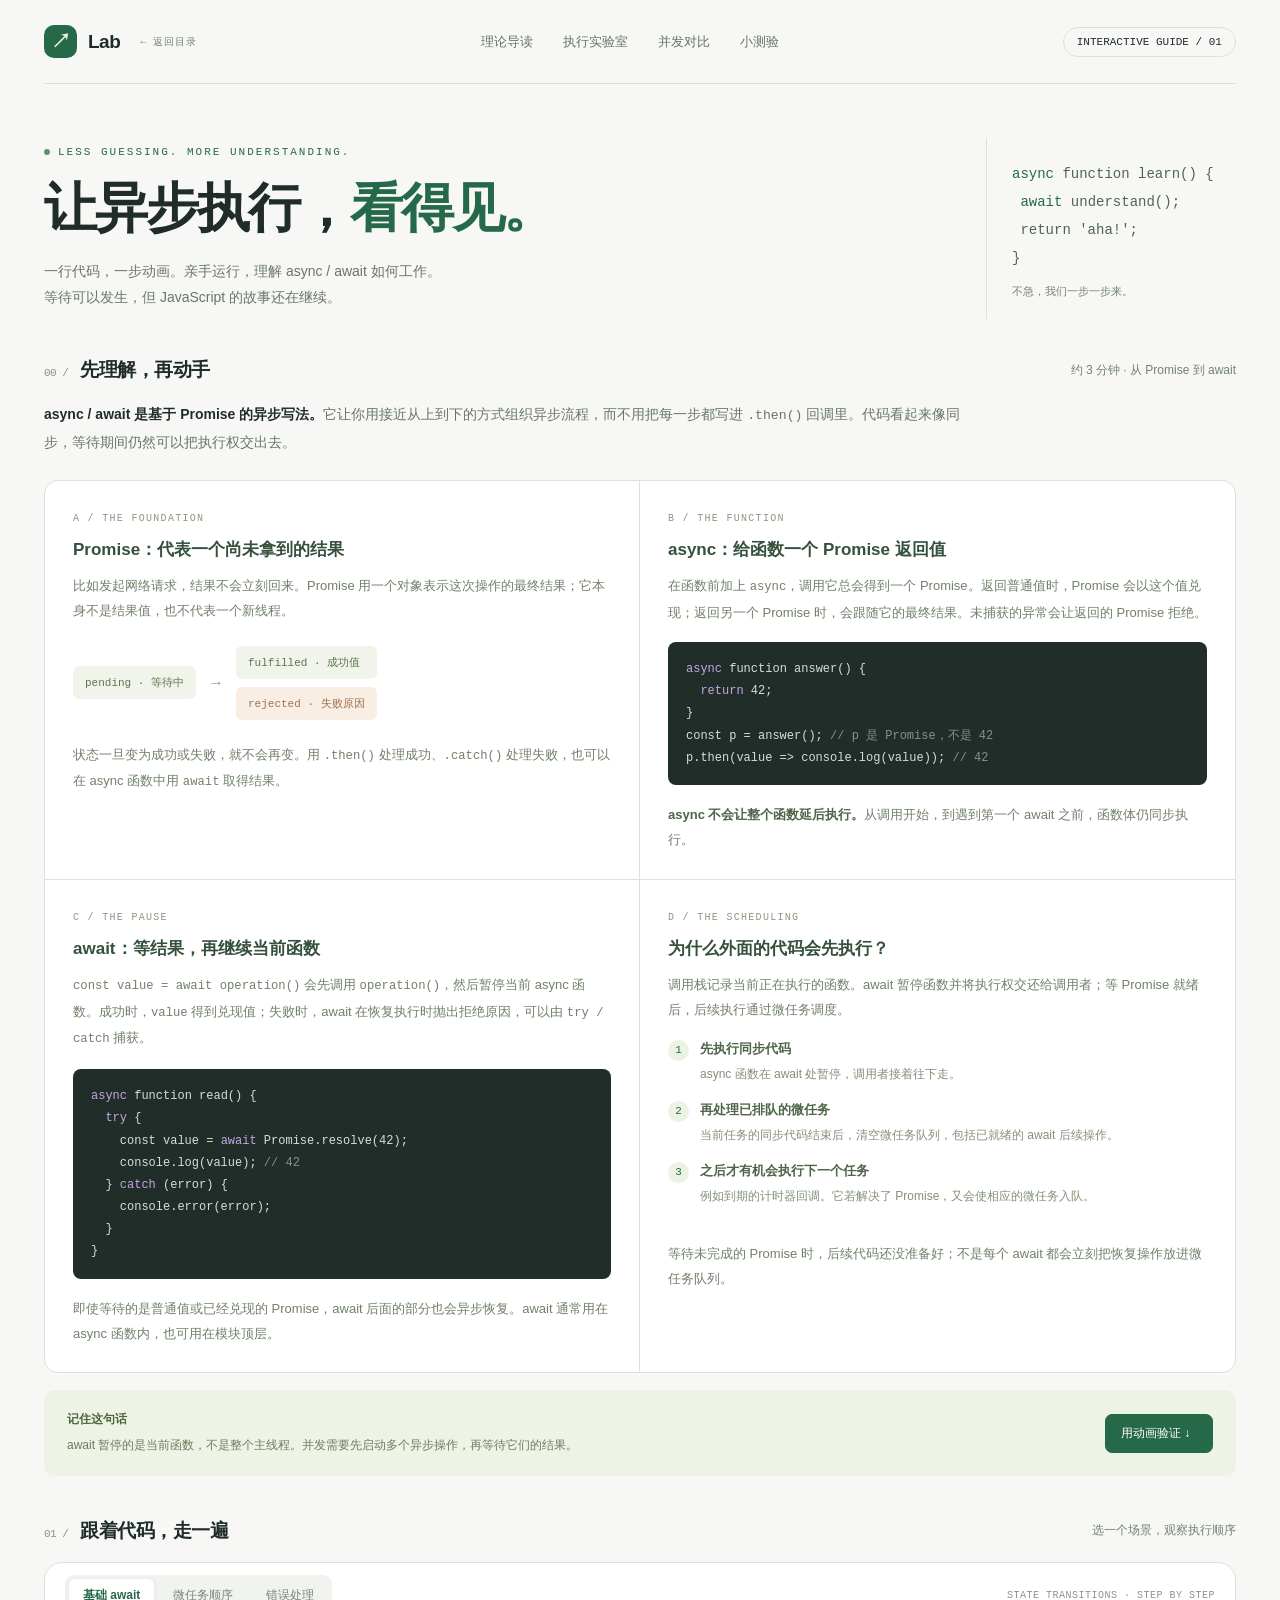
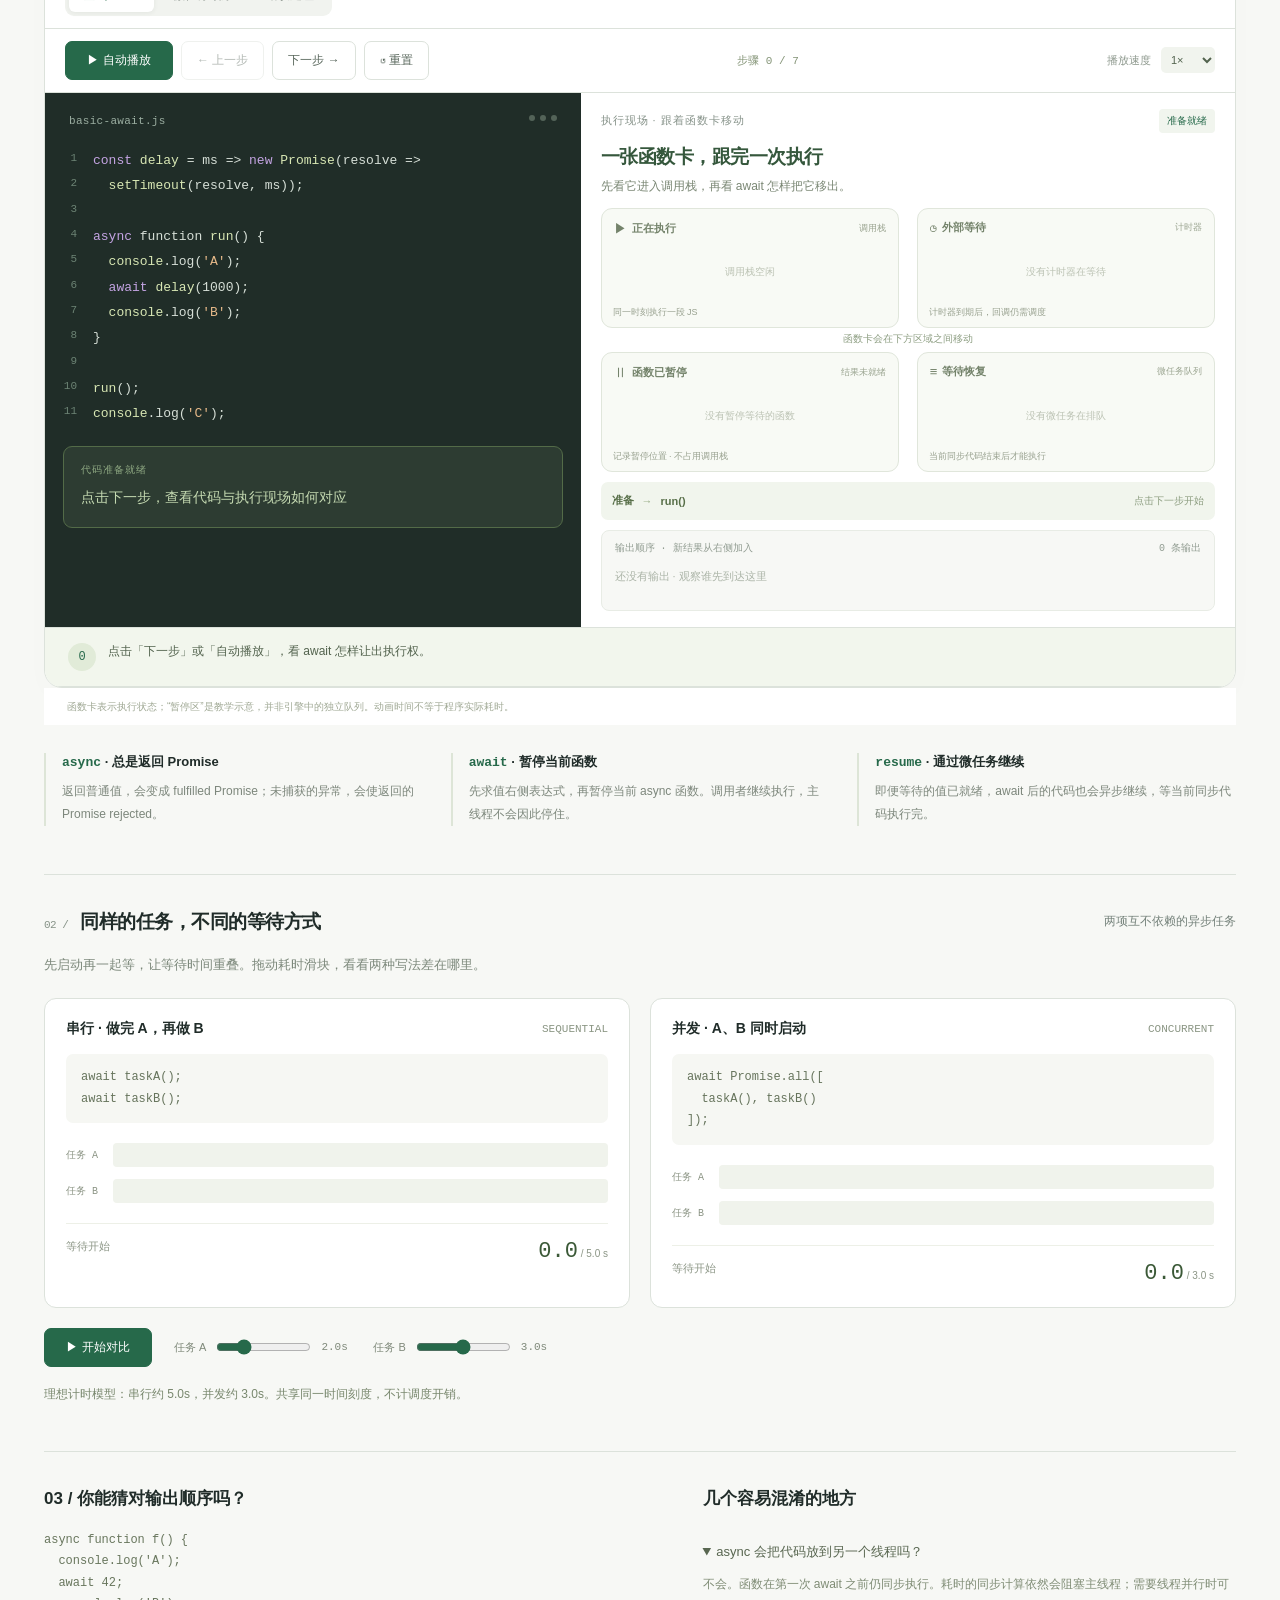
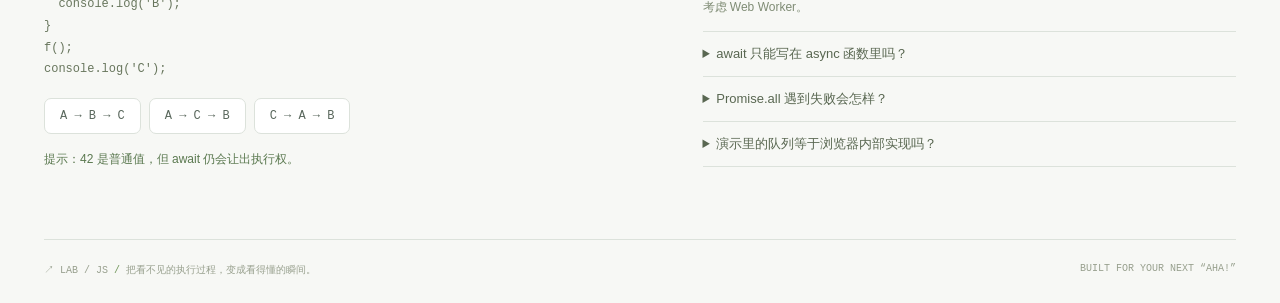
<file: js/async-await/index.html>
<!DOCTYPE html>
<html lang="zh-CN">
<head>
<meta charset="UTF-8"><meta name="viewport" content="width=device-width,initial-scale=1">
<title>看懂 async / await — Lab</title>
<meta name="description" content="交互式理解 JavaScript async / await：逐步执行、微任务、串行与并发、错误处理。">
<style>
:root{--bg:#f7f8f5;--ink:#202c29;--muted:#738079;--line:#dce2db;--green:#26694a;--lime:#d5edaa;--orange:#d7814f;--purple:#9275c1;--mono:ui-monospace,SFMono-Regular,Consolas,monospace}*{box-sizing:border-box}html{scroll-behavior:smooth}body{margin:0;background:var(--bg);color:var(--ink);font-family:Inter,-apple-system,BlinkMacSystemFont,"PingFang SC","Microsoft YaHei",sans-serif}button,select{font:inherit}button,a,select,input{touch-action:manipulation}button{cursor:pointer}button:disabled{cursor:default;opacity:.45}button:focus-visible,a:focus-visible,select:focus-visible,input:focus-visible{outline:3px solid var(--orange);outline-offset:4px}a{color:inherit;text-decoration:none}.shell{max-width:1280px;margin:auto;padding:0 44px}header{height:84px;display:flex;align-items:center;justify-content:space-between;border-bottom:1px solid var(--line)}.brand{display:flex;align-items:center;gap:11px;font-size:19px;font-weight:750;letter-spacing:-.5px}.mark{background:var(--green);color:#e5f5cf;width:33px;height:33px;border-radius:10px;display:grid;place-items:center;font-family:var(--mono);font-size:20px}.brand small{font-size:10px;letter-spacing:1px;color:var(--muted);font-weight:500;margin-left:7px}nav{display:flex;gap:30px;font-size:13px;color:#66736c}nav a:hover{color:var(--green)}.nav-tag{border:1px solid var(--line);border-radius:25px;padding:8px 13px;font:11px var(--mono)}.hero{display:flex;justify-content:space-between;align-items:center;gap:45px;padding:54px 0 38px}.eyebrow{font:11px var(--mono);letter-spacing:2px;color:var(--green);display:flex;gap:8px;align-items:center}.dot{width:6px;height:6px;border-radius:100%;background:#5b956b;display:inline-block}.hero h1{font-size:clamp(32px,4.2vw,53px);line-height:1.24;letter-spacing:-2px;margin:17px 0}.hero h1 em{font-style:normal;color:var(--green)}.hero p{color:#68756d;font-size:14px;line-height:1.9;margin:0}.hero-side{width:250px;flex-shrink:0;padding:22px 0 20px 25px;border-left:1px solid var(--line)}.hero-side code{display:block;font:14px/2 var(--mono);color:#4f6357}.hero-side span{color:var(--green)}.hero-side small{display:block;color:var(--muted);font-size:11px;margin-top:12px}.section-head{display:flex;align-items:center;justify-content:space-between;gap:15px;margin-bottom:18px}.section-head h2{font-size:19px;letter-spacing:-.5px;margin:0}.section-head h2 span{font:11px var(--mono);color:#879388;margin-right:12px}.section-head>span{color:var(--muted);font-size:12px}.lab{background:#fff;border:1px solid var(--line);border-radius:18px;overflow:hidden;box-shadow:0 10px 30px #24372b04}.lab-toolbar{padding:15px 22px;display:flex;align-items:center;justify-content:space-between;border-bottom:1px solid var(--line);gap:12px}.tabs{display:flex;gap:5px;background:#f1f3ef;border-radius:9px;padding:4px}.tab{border:0;color:#7a847d;font-size:12px;background:none;padding:8px 14px;border-radius:6px}.tab[aria-selected="true"]{color:var(--green);background:white;box-shadow:0 1px 5px #24372b12;font-weight:650}.demo-label{font:10px var(--mono);color:#8b958d;letter-spacing:.5px}.lab-grid{display:grid;grid-template-columns:1fr 1fr;min-height:360px}.code-panel{background:#202d28;padding:22px 0 26px;color:#d6dfd7;min-width:0}.panel-title{font:11px var(--mono);letter-spacing:.3px;display:flex;justify-content:space-between;padding:0 24px;margin-bottom:21px;color:#9baea1}.lights{display:flex;gap:5px}.lights i{width:6px;height:6px;background:#536358;border-radius:50%}.code{font:13px/1.95 var(--mono);white-space:pre;overflow-x:auto}.code-line{display:flex;min-height:25px;padding-right:14px;border-left:3px solid transparent;transition:background .2s}.code-line.active{background:#4e6d4b55;border-left-color:var(--lime)}.num{width:45px;flex-shrink:0;text-align:right;padding-right:16px;color:#6c8374;font-size:11px;user-select:none}.kw{color:#c4a4e3}.fn{color:#d8e7b4}.str{color:#e6b989}.comment{color:#809588}.stage{padding:22px 25px;display:flex;flex-direction:column;gap:20px}.stage-title{display:flex;justify-content:space-between;align-items:center;font-size:11px;color:#87938a;letter-spacing:1px}.status{background:#f1f5ee;color:var(--green);padding:5px 8px;border-radius:4px;font-size:10px;letter-spacing:0}.lanes{display:grid;grid-template-columns:1fr 1fr 1fr;gap:9px;min-height:114px}.lane{background:#f7f8f5;border:1px solid #e8ece5;border-radius:8px;padding:11px 8px;min-width:0}.lane-title{font-size:10px;color:#89958b;margin-bottom:10px;display:flex;align-items:center;gap:5px}.lane-title i{width:5px;height:5px;border-radius:50%;background:var(--green)}.lane:nth-child(2) i{background:var(--orange)}.lane:nth-child(3) i{background:var(--purple)}.token{padding:9px 4px;text-align:center;border-radius:5px;background:#e2edd9;color:#37603d;font:11px var(--mono);animation:arrive .25s ease}.lane:nth-child(2) .token{background:#f6e8dc;color:#99623d}.lane:nth-child(3) .token{background:#eee7f6;color:#7d5ba1}.empty{font-size:11px;text-align:center;color:#bdc6bc;padding-top:8px}.console{background:#f7f8f5;border:1px solid #e8ece5;border-radius:8px;flex:1;padding:12px 14px;min-height:108px}.console-head{font:10px var(--mono);color:#929d92;margin-bottom:8px;display:flex;justify-content:space-between}.logs{display:flex;gap:10px;flex-wrap:wrap;align-items:center;min-height:32px}.log{font:18px var(--mono);background:#fff;border:1px solid #e2e8de;padding:6px 12px;border-radius:6px;animation:arrive .2s}.log b{font:9px var(--mono);color:#99a293;display:block;margin-bottom:2px}.placeholder{font-size:11px;color:#abb4a7}.explanation{display:flex;align-items:center;gap:12px;background:#f2f6ed;border-top:1px solid var(--line);border-bottom:1px solid var(--line);padding:16px 23px;min-height:72px}.stepnum{background:#e1ebd8;border-radius:50%;width:28px;height:28px;display:grid;place-items:center;font:12px var(--mono);flex-shrink:0;color:var(--green)}.explanation p{font-size:12px;line-height:1.7;margin:0;color:#53634e}.controls{padding:17px 22px;display:flex;align-items:center;justify-content:space-between;gap:15px}.buttons{display:flex;gap:8px}.btn{border:1px solid var(--line);border-radius:7px;background:white;padding:10px 15px;font-size:12px;color:#59675c}.btn.primary{background:var(--green);border-color:var(--green);color:white;min-width:102px}.btn:hover{filter:brightness(.96)}.speed{display:flex;gap:10px;align-items:center;font-size:11px;color:#8e998e}.speed select{border:0;background:#f1f4ee;padding:6px;border-radius:5px;color:#53644f}.progress{display:flex;gap:4px}.progress i{width:17px;height:3px;border-radius:2px;background:#e5eadf}.progress i.done{background:#699059}.concepts{display:grid;grid-template-columns:repeat(3,1fr);gap:28px;padding:28px 0 48px}.concept{border-left:2px solid #dde5d7;padding-left:16px}.concept h3{font-size:13px;margin:0 0 9px}.concept h3 code{color:var(--green);font-family:var(--mono)}.concept p{font-size:12px;line-height:1.9;color:#7d877c;margin:0}.concurrency{padding:34px 0 45px;border-top:1px solid var(--line)}.section-desc{font-size:13px;color:#7c887b;line-height:1.8;margin:12px 0 22px}.compare{display:grid;grid-template-columns:1fr 1fr;gap:20px}.compare-card{border:1px solid var(--line);border-radius:12px;background:#fff;padding:21px}.compare-title{display:flex;align-items:center;justify-content:space-between}.compare-title h3{font-size:14px;margin:0}.compare-title small{font:11px var(--mono);color:#8b9684}.snippet{font:12px/1.8 var(--mono);background:#f6f7f3;border-radius:7px;padding:13px 15px;color:#66745c;margin:16px 0 20px;min-height:69px}.track-row{display:flex;align-items:center;gap:12px;margin:12px 0;font:10px var(--mono);color:#8c9585}.track-row>span{width:35px}.track{height:24px;flex:1;background:#f0f3ec;border-radius:4px;position:relative;overflow:hidden}.bar{position:absolute;height:100%;background:#c6dcb2;min-width:0;border-radius:4px;display:flex;align-items:center;padding-left:0;color:#3f6632;font:10px var(--mono)}.bar.b{background:#e9d4b6;color:#956f36}.compare-bottom{display:flex;justify-content:space-between;border-top:1px solid #edf0e7;padding-top:15px;margin-top:20px;font-size:11px;color:#8b9585}.compare-bottom strong{font:22px var(--mono);color:#3b5937}.compare-bottom small{font-size:10px}.race-controls{display:flex;align-items:center;gap:22px;margin:20px 0 0}.range-control{display:flex;align-items:center;gap:8px;font-size:11px;color:#7f897a}.range-control input{width:95px;accent-color:var(--green)}.range-control output{font:11px var(--mono);width:30px}.race-note{font-size:12px;color:#78876d;margin:17px 0 0;line-height:1.8;min-height:22px}.bottom-grid{display:grid;grid-template-columns:1.15fr 1fr;gap:45px;padding:35px 0 45px;border-top:1px solid var(--line)}.bottom-grid h2{font-size:17px;margin:0 0 20px}.quiz-options{display:flex;gap:8px;margin-top:17px}.quiz-options button{font-family:var(--mono)}.quiz-options button.selected{border-color:var(--green);background:#e9f0df;color:var(--green)}.quiz-code{font:12px/1.8 var(--mono);color:#68765d}.feedback{font-size:12px;line-height:1.8;color:#5b7950;min-height:45px;margin-top:15px}details{padding:13px 0;border-bottom:1px solid var(--line)}summary{cursor:pointer;font-size:13px;color:#596751}details p{font-size:12px;line-height:1.9;color:#7f8c75;margin-bottom:0}footer{border-top:1px solid var(--line);padding:23px 0 30px;display:flex;justify-content:space-between;color:#98a08e;font-size:10px;font-family:var(--mono)}.footer-dot{color:#71975b} @keyframes arrive{from{opacity:0;transform:translateY(5px)}to{opacity:1;transform:translateY(0)}}@media(prefers-reduced-motion:reduce){*{animation:none!important;scroll-behavior:auto!important;transition:none!important}}@media(max-width:850px){.shell{padding:0 24px}.hero{padding-top:38px}.hero-side{display:none}.lab-grid{grid-template-columns:1fr}.code-panel{min-height:310px}.concepts{gap:18px}.demo-label{display:none}.bottom-grid{gap:25px}.race-controls{flex-wrap:wrap}.progress{display:none}}@media(max-width:560px){.shell{padding:0 16px}header{height:68px}.brand small,.nav-tag{display:none}nav{gap:15px;font-size:11px}.hero{padding:32px 0}.hero h1{font-size:36px}.hero p{font-size:12px}.section-head>span{display:none}.lab-toolbar{padding:12px}.tab{padding:8px 10px}.stage{padding:18px 15px}.controls{padding:14px 12px;flex-wrap:wrap}.speed{margin-left:auto}.btn{padding:10px 12px}.concepts{grid-template-columns:1fr;padding:25px 0 32px;gap:20px}.compare,.bottom-grid{grid-template-columns:1fr}.compare-card{padding:18px}.bottom-grid{gap:25px}.section-head h2{font-size:17px}.race-controls{gap:15px}.race-controls>.btn{width:100%}.range-control input{width:75px}.code{font-size:11.5px}.num{width:33px;padding-right:10px}footer{gap:20px;line-height:1.7}}
.theory{padding:0 0 42px;scroll-margin-top:24px}.theory-intro{font-size:14px;line-height:1.95;color:#68756d;max-width:930px;margin:0 0 24px}.theory-intro strong{color:var(--ink);font-weight:600}.theory code{font-family:var(--mono);font-size:.94em}.theory-grid{display:grid;grid-template-columns:1fr 1fr;border:1px solid var(--line);border-radius:14px;overflow:hidden;background:#fff}.theory-item{padding:26px 28px;min-width:0}.theory-item:nth-child(odd){border-right:1px solid var(--line)}.theory-item:nth-child(-n+2){border-bottom:1px solid var(--line)}.theory-index{font:10px var(--mono);letter-spacing:1.3px;color:#8b9881}.theory-item h3{font-size:17px;margin:13px 0 12px;color:#35513c}.theory-item p{font-size:13px;line-height:1.95;color:#71806b;margin:10px 0 0}.theory-item strong{color:#4e6548;font-weight:600}.theory-item pre{font:12px/1.85 var(--mono);padding:16px 18px;background:#202d28;color:#d6dfd7;border-radius:8px;overflow-x:auto;margin:17px 0}.theory-item pre code{font-size:inherit}.promise-flow{display:flex;gap:12px;align-items:center;margin:22px 0;color:#95a188}.promise-flow code{display:block;padding:9px 12px;background:#f0f4eb;border-radius:6px;color:#5d7650;font-size:11px}.promise-flow>div{display:grid;gap:8px}.promise-flow>div code:last-child{color:#a07350;background:#f8eee4}.theory-order{list-style:none;counter-reset:theory;padding:0;margin:18px 0}.theory-order li{counter-increment:theory;position:relative;padding:0 0 15px 32px;font-size:13px}.theory-order li:before{content:counter(theory);position:absolute;left:0;top:0;background:#ecf2e4;color:var(--green);border-radius:50%;width:21px;height:21px;text-align:center;font:11px/21px var(--mono)}.theory-order span{display:block;color:#829078;font-size:12px;line-height:1.9;margin-top:5px}.theory-takeaway{display:flex;align-items:center;justify-content:space-between;gap:22px;margin-top:17px;background:#edf3e5;border-radius:10px;padding:19px 23px}.theory-takeaway strong{font-size:12px;color:#4d6940}.theory-takeaway p{font-size:12px;line-height:1.8;color:#6d7c60;margin:7px 0 0}.theory-takeaway a{flex-shrink:0;white-space:nowrap}#playground{scroll-margin-top:24px}@media(max-width:1050px){.nav-tag{display:none}}@media(max-width:700px){.theory-grid{grid-template-columns:1fr}.theory-item{padding:22px 20px}.theory-item:nth-child(odd){border-right:0}.theory-item:not(:last-child){border-bottom:1px solid var(--line)}.theory-takeaway{align-items:flex-start;flex-direction:column}.theory-intro{font-size:13px}.theory-item h3{font-size:16px}}@media(max-width:560px){header{height:auto;min-height:68px;flex-wrap:wrap;gap:15px;padding:18px 0}nav{width:100%;justify-content:space-between}.theory-item pre{font-size:11px;padding:12px}.promise-flow{gap:8px}.promise-flow code{padding:8px;font-size:10px}}

.lab-grid{grid-template-columns:minmax(0,.9fr) minmax(0,1.1fr)}.code-panel{position:relative}.code-focus{margin:28px 18px 0;padding:16px 17px;background:#2d3c32;border:1px solid #536b48;border-radius:9px;color:#c4d9b1}.code-focus small{display:block;font:10px var(--mono);letter-spacing:1px;color:#8fa983;margin-bottom:9px}.code-focus code{white-space:pre-wrap;overflow-wrap:anywhere;font:14px/1.8 var(--mono)}.code-line.active{background:#5f815b66;border-left-color:#d5edaa}.code-line.active .num{color:#e6f4cf;font-weight:800}.code-line.active .num:before{content:'› ';color:#d5edaa}.code-line.parked{background:#b9844221;border-left-color:#ce995d}.code-line.skipped{opacity:.4;text-decoration:line-through}.code-bookmark{display:flex;gap:8px;align-items:center;margin:14px 19px 0;color:#dcb481;font:11px/1.7 var(--mono);min-height:36px}.stage{padding:20px;gap:13px;min-width:0}.stage-story{min-height:69px}.stage-story strong{font-size:19px;line-height:1.45;display:block;letter-spacing:-.5px;color:#35573c}.stage-story p{font-size:12px;line-height:1.7;margin:6px 0 0;color:#7a8774}.execution-board{position:relative;display:grid;grid-template-columns:1fr 1fr;grid-template-rows:145px 145px;gap:28px 18px}.station{border:1px solid #e0e6db;background:#f8faf5;border-radius:11px;padding:11px 12px;position:relative;transition:background .25s,border-color .25s,box-shadow .25s;min-width:0}.station-heading{display:flex;align-items:center;gap:5px;flex-wrap:wrap;font-size:11px;color:#74836b}.station-heading>span{font-size:13px}.station-heading strong{font-weight:650}.station-heading small{font-size:9px;color:#9aa490;margin-left:auto}.station-slot{position:absolute;left:11px;right:11px;top:49px;font-size:11px}.station-footer{position:absolute;left:11px;right:8px;bottom:10px;font-size:9px;line-height:1.5;color:#98a18f}.board-empty{display:block;padding:13px 0;color:#bbc2b3;font-size:10px;text-align:center}.station.active{border-color:#78a563;background:#eef6e6;box-shadow:0 0 0 2px #e0edda}.station-park.active{border-color:#d5a16b;background:#fff6ea;box-shadow:0 0 0 2px #f5e8d6}.station-queue.active{border-color:#ac8dc6;background:#f7f2fb;box-shadow:0 0 0 2px #ece2f3}.station-timer.active{border-color:#d1b187;background:#fcf7ee;box-shadow:none}.function-card{position:absolute;left:11px;top:49px;width:calc(50% - 31px);min-height:57px;background:#2c6946;border:1px solid #23583a;border-radius:8px;box-shadow:0 5px 12px #203f251a;z-index:2;display:flex;align-items:center;gap:9px;padding:9px 10px;color:#fff;opacity:0;transition:left .62s cubic-bezier(.22,.8,.3,1),top .62s cubic-bezier(.22,.8,.3,1),background .3s,opacity .2s;pointer-events:none}.card-symbol{font-size:20px;line-height:1}.function-card strong{font:600 14px var(--mono);display:block}.function-card small{font-size:10px;line-height:1.5;display:block;margin-top:5px;color:#d4e5ca}.execution-board[data-position="run"] .function-card{opacity:1}.execution-board[data-position="park"] .function-card{opacity:1;top:222px;background:#b57b39;border-color:#a06d34}.execution-board[data-position="park"] .function-card small{color:#fff0d8}.execution-board[data-position="queue"] .function-card{opacity:1;top:222px;left:calc(50% + 20px);background:#80609e;border-color:#70528d}.execution-board[data-position="queue"] .function-card small{color:#eee1fc}.board-actor{border-radius:7px;border:1px solid #ccdcbc;background:#e3efda;color:#4b6b38;min-height:57px;padding:9px 10px;font:12px/1.5 var(--mono);display:flex;align-items:center;gap:8px}.board-actor small{display:block;font:9px/1.5 var(--mono);color:#8a9e7b}.timer-actor{background:#f6ead5;border-color:#e9d8ba;color:#997043;display:block;text-align:center}.timer-actor small{color:#ab906b}.queue-next{position:absolute;top:107px;left:11px;font:9px var(--mono);color:#9778b2;z-index:3}.station-queue:has(.queue-next) .station-footer{display:none}.handoff-label{position:absolute;top:148px;left:8px;right:8px;line-height:22px;text-align:center;font:10px/22px var(--mono);color:#8d9e82;white-space:nowrap}.execution-board[data-position="park"] .handoff-label{color:#ae793c}.execution-board[data-position="queue"] .handoff-label{color:#85619e}.route{display:flex;gap:8px;align-items:center;flex-wrap:wrap;min-height:38px;background:#f1f5ed;border-radius:7px;padding:9px 11px;font-size:11px;color:#586f49}.route b{color:#98ac87}.route span{font-weight:600}.route small{font-size:10px;color:#8b9c7f;margin-left:auto}.console{min-height:96px;flex:none}.logs{gap:6px}.log{font-size:16px;animation:none;position:relative;transition:opacity .2s}.log.fresh{animation:output-in .55s cubic-bezier(.2,.7,.3,1);border-color:#8caf6e;background:#edf5e2}.log+.log:before{content:'→';position:absolute;left:-9px;top:17px;font-size:9px;color:#b7c5a7}.logs{column-gap:12px}.model-note{font-size:10px;line-height:1.7;color:#a0a995;margin:0}.step-counter{font:11px var(--mono);color:#859578;white-space:nowrap}.progress{display:none}.controls{flex-wrap:wrap}.buttons{flex-wrap:wrap}.btn.primary{min-width:108px}.station .token{animation:none}.station-run.running .station-heading>span{color:#4e8a37}.lab[data-playing="true"] .station-run.running .station-heading>span{animation:live-pulse 1s ease-in-out infinite}.lab[data-playing="false"] .station-run.running .station-heading>span{animation:none}.explanation{align-items:flex-start}.stepnum{margin-top:2px}.scene-help{font-size:11px;color:#9aab90;padding:0 23px 12px;margin:0;background:#fff}.focus-line-label{font:10px var(--mono);color:#a0b68d;float:right}.stage[data-rewind="true"] .function-card{transition:none}@keyframes output-in{from{opacity:0;transform:translateX(18px) scale(.75)}to{opacity:1;transform:translateX(0) scale(1)}}@keyframes live-pulse{50%{opacity:.35}}@media(max-width:1000px){.lab-grid{grid-template-columns:1fr}.code-panel{min-height:0;padding-bottom:19px}.code{font-size:12px;line-height:1.8}.code-focus{margin-top:17px}.stage{padding:22px}.stage-story{min-height:0}.execution-board{grid-template-rows:145px 145px}.code-bookmark{min-height:0}.code-focus code{font-size:12px}.controls{gap:12px}.step-counter{margin-left:auto}}@media(max-width:560px){.stage{padding:17px 12px;gap:13px}.stage-story strong{font-size:17px}.station{padding:10px 8px}.station-heading{font-size:10px;gap:4px}.station-heading small{display:none}.station-footer{font-size:8px;left:8px}.function-card{padding:8px 7px;gap:5px}.function-card strong{font-size:12px}.function-card small{font-size:9px}.card-symbol{font-size:17px}.board-actor{font-size:10px;padding:8px 6px}.route small{width:100%;margin-left:0}.controls .buttons{width:100%}.controls .btn{padding:9px 11px;font-size:11px}.controls .btn.primary{min-width:100px}.step-counter{margin-left:0}.stage-title{font-size:10px}.model-note{font-size:9px}.code-focus{margin:15px 12px 0}.code-bookmark{margin-left:13px}.logs{row-gap:8px}}

.controls{border-bottom:1px solid var(--line);padding:12px 20px;background:#fff}.lab-toolbar{padding:12px 20px}.stage{gap:10px;padding:16px 20px}.stage-story{min-height:55px}.execution-board{grid-template-rows:120px 120px;gap:24px 18px}.station-slot{top:43px}.function-card{top:43px;min-height:49px;padding-top:6px;padding-bottom:6px}.execution-board[data-position="park"] .function-card,.execution-board[data-position="queue"] .function-card{top:187px}.board-actor{min-height:49px;padding-top:6px;padding-bottom:6px}.station-footer{bottom:7px}.queue-next{top:97px}.handoff-label{top:121px}.console{min-height:81px;padding:10px 13px}.console-head{margin-bottom:6px}.model-note{padding:10px 23px;background:#fff}.stage-code{display:none}.code-panel{padding-bottom:20px}.code-focus{margin-top:19px}.explanation{min-height:60px;padding:13px 23px}@media(max-width:1000px){.lab-grid{display:flex;flex-direction:column}.stage{order:0}.code-panel{order:1}.stage-code{display:block;background:#22332a;color:#e2edcf;padding:10px 13px;border-radius:7px;font:12px/1.7 var(--mono);overflow-wrap:anywhere}.stage-code small{color:#97b687;margin-right:9px;font-size:10px}.code-panel .code-focus,.code-panel .code-bookmark{display:none}.stage-story{min-height:0}.stage{padding:16px 20px}.controls{position:sticky;top:0;z-index:5}}@media(max-width:560px){.stage{padding:15px 12px}.controls{padding:12px}.lab-toolbar{padding:10px 12px}.controls .buttons{gap:6px}.stage-code{font-size:11px}.stage-story p{font-size:11px}.board-empty{font-size:9px}.model-note{padding:10px 14px}.stage-title{letter-spacing:.4px}}

</style>
</head>
<body><div class="shell">
<header><a class="brand" href="../../"> <span class="mark">↗</span> Lab <small>← 返回目录</small></a><nav><a href="#theory">理论导读</a><a href="#playground">执行实验室</a><a href="#concurrency">并发对比</a><a href="#challenge">小测验</a></nav><span class="nav-tag">INTERACTIVE GUIDE / 01</span></header>
<main>
<section class="hero"><div><div class="eyebrow"><span class="dot"></span> LESS GUESSING. MORE UNDERSTANDING.</div><h1>让异步执行，<em>看得见。</em></h1><p>一行代码，一步动画。亲手运行，理解 async / await 如何工作。<br>等待可以发生，但 JavaScript 的故事还在继续。</p></div><div class="hero-side"><code><span>async</span> function learn() {<br> &nbsp;<span>await</span> understand();<br> &nbsp;return 'aha!';<br>}</code><small>不急，我们一步一步来。</small></div></section>
<section class="theory" id="theory" aria-labelledby="theory-title">
<div class="section-head"><h2 id="theory-title"><span>00 /</span>先理解，再动手</h2><span>约 3 分钟 · 从 Promise 到 await</span></div>
<p class="theory-intro"><strong>async / await 是基于 Promise 的异步写法。</strong>它让你用接近从上到下的方式组织异步流程，而不用把每一步都写进 <code>.then()</code> 回调里。代码看起来像同步，等待期间仍然可以把执行权交出去。</p>
<div class="theory-grid">
<article class="theory-item"><span class="theory-index">A / THE FOUNDATION</span><h3>Promise：代表一个尚未拿到的结果</h3><p>比如发起网络请求，结果不会立刻回来。Promise 用一个对象表示这次操作的最终结果；它本身不是结果值，也不代表一个新线程。</p><div class="promise-flow" aria-label="Promise 从 pending 变为 fulfilled 或 rejected"><code>pending · 等待中</code><span>→</span><div><code>fulfilled · 成功值</code><code>rejected · 失败原因</code></div></div><p>状态一旦变为成功或失败，就不会再变。用 <code>.then()</code> 处理成功、<code>.catch()</code> 处理失败，也可以在 async 函数中用 <code>await</code> 取得结果。</p></article>
<article class="theory-item"><span class="theory-index">B / THE FUNCTION</span><h3>async：给函数一个 Promise 返回值</h3><p>在函数前加上 <code>async</code>，调用它总会得到一个 Promise。返回普通值时，Promise 会以这个值兑现；返回另一个 Promise 时，会跟随它的最终结果。未捕获的异常会让返回的 Promise 拒绝。</p><pre><code><span class="kw">async</span> function answer() {
  <span class="kw">return</span> 42;
}
const p = answer(); <span class="comment">// p 是 Promise，不是 42</span>
p.then(value => console.log(value)); <span class="comment">// 42</span></code></pre><p><strong>async 不会让整个函数延后执行。</strong>从调用开始，到遇到第一个 await 之前，函数体仍同步执行。</p></article>
<article class="theory-item"><span class="theory-index">C / THE PAUSE</span><h3>await：等结果，再继续当前函数</h3><p><code>const value = await operation()</code> 会先调用 <code>operation()</code>，然后暂停当前 async 函数。成功时，<code>value</code> 得到兑现值；失败时，await 在恢复执行时抛出拒绝原因，可以由 <code>try / catch</code> 捕获。</p><pre><code><span class="kw">async</span> function read() {
  <span class="kw">try</span> {
    const value = <span class="kw">await</span> Promise.resolve(42);
    console.log(value); <span class="comment">// 42</span>
  } <span class="kw">catch</span> (error) {
    console.error(error);
  }
}</code></pre><p>即使等待的是普通值或已经兑现的 Promise，await 后面的部分也会异步恢复。await 通常用在 async 函数内，也可用在模块顶层。</p></article>
<article class="theory-item"><span class="theory-index">D / THE SCHEDULING</span><h3>为什么外面的代码会先执行？</h3><p>调用栈记录当前正在执行的函数。await 暂停函数并将执行权交还给调用者；等 Promise 就绪后，后续执行通过微任务调度。</p><ol class="theory-order"><li><strong>先执行同步代码</strong><span>async 函数在 await 处暂停，调用者接着往下走。</span></li><li><strong>再处理已排队的微任务</strong><span>当前任务的同步代码结束后，清空微任务队列，包括已就绪的 await 后续操作。</span></li><li><strong>之后才有机会执行下一个任务</strong><span>例如到期的计时器回调。它若解决了 Promise，又会使相应的微任务入队。</span></li></ol><p>等待未完成的 Promise 时，后续代码还没准备好；不是每个 await 都会立刻把恢复操作放进微任务队列。</p></article>
</div>
<div class="theory-takeaway"><div><strong>记住这句话</strong><p>await 暂停的是当前函数，不是整个主线程。并发需要先启动多个异步操作，再等待它们的结果。</p></div><a class="btn primary" href="#playground">用动画验证 ↓</a></div>
</section>

<section id="playground"><div class="section-head"><h2><span>01 /</span>跟着代码，走一遍</h2><span>选一个场景，观察执行顺序</span></div>
<div class="lab"><div class="lab-toolbar"><div class="tabs" role="tablist" aria-label="演示场景"><button class="tab" role="tab" aria-selected="true" data-scene="basic">基础 await</button><button class="tab" role="tab" aria-selected="false" data-scene="micro">微任务顺序</button><button class="tab" role="tab" aria-selected="false" data-scene="error">错误处理</button></div><span class="demo-label">STATE TRANSITIONS · STEP BY STEP</span></div>
<div class="controls"><div class="buttons"><button class="btn primary" id="play">▶ 自动播放</button><button class="btn" id="prev">← 上一步</button><button class="btn" id="next">下一步 →</button><button class="btn" id="reset" aria-label="重置演示">↺ 重置</button></div><span class="step-counter" id="step-counter">步骤 0 / 7</span><label class="speed">播放速度<select id="speed"><option value="4400">0.5×</option><option value="2200" selected>1×</option><option value="1100">2×</option></select></label></div>
<div class="lab-grid"><div class="code-panel"><div class="panel-title"><span id="filename">basic-await.js</span><span class="lights"><i></i><i></i><i></i></span></div><div class="code" id="code" aria-label="示例代码"></div><div class="code-focus"><small id="focus-label">本步代码</small><code id="focus-code"></code></div><div class="code-bookmark" id="code-bookmark"></div></div><div class="stage">
<div class="stage-title"><span>执行现场 · 跟着函数卡移动</span><span class="status" id="status">准备就绪</span></div>
<div class="stage-story" aria-live="polite"><strong id="story-title">准备观察执行权的交接</strong><p id="story-detail">绿色表示正在执行，橙色表示暂停，紫色表示排队。</p></div>
<div class="stage-code"><small id="mobile-line">本步代码</small><span id="mobile-code"></span></div>
<div class="execution-board" id="execution-board" data-position="idle">
<div class="station station-run" id="station-run"><div class="station-heading"><span>▶</span><strong>正在执行</strong><small>调用栈</small></div><div class="station-slot" id="stack"></div><small class="station-footer" id="run-footer">同一时刻执行一段 JS</small></div>
<div class="station station-timer" id="station-timer"><div class="station-heading"><span>◷</span><strong>外部等待</strong><small>计时器</small></div><div class="station-slot" id="pending"></div><small class="station-footer">计时器到期后，回调仍需调度</small></div>
<div class="station station-park" id="station-park"><div class="station-heading"><span>Ⅱ</span><strong>函数已暂停</strong><small>结果未就绪</small></div><div class="station-slot" id="park-empty"><span class="board-empty">没有暂停等待的函数</span></div><small class="station-footer">记录暂停位置 · 不占用调用栈</small></div>
<div class="station station-queue" id="station-queue"><div class="station-heading"><span>≡</span><strong>等待恢复</strong><small>微任务队列</small></div><div class="station-slot" id="microtasks"></div><small class="station-footer" id="queue-footer">当前同步代码结束后才能执行</small></div>
<div class="function-card" id="function-card" aria-label="async 函数当前位置"><span class="card-symbol" id="card-symbol">▶</span><div><strong id="card-name">run()</strong><small id="card-detail">即将开始</small></div></div>
<div class="handoff-label" id="handoff-label" aria-hidden="true">await ↓ 让出执行权</div>
</div>
<div class="route" aria-label="本步骤的执行权转移"><span id="route-from">准备</span><b>→</b><span id="route-to">调用函数</span><small id="route-action">点击下一步开始</small></div>
<div class="console"><div class="console-head"><span>输出顺序 · 新结果从右侧加入</span><span id="log-count">0 条输出</span></div><div class="logs" id="logs" aria-live="polite"></div></div>

</div>
</div>
<div class="explanation" aria-live="polite"><span class="stepnum" id="stepnum">0</span><p id="explain"></p></div></div><p class="model-note">函数卡表示执行状态；“暂停区”是教学示意，并非引擎中的独立队列。动画时间不等于程序实际耗时。</p>
<div class="concepts"><article class="concept"><h3><code>async</code> · 总是返回 Promise</h3><p>返回普通值，会变成 fulfilled Promise；未捕获的异常，会使返回的 Promise rejected。</p></article><article class="concept"><h3><code>await</code> · 暂停当前函数</h3><p>先求值右侧表达式，再暂停当前 async 函数。调用者继续执行，主线程不会因此停住。</p></article><article class="concept"><h3><code>resume</code> · 通过微任务继续</h3><p>即便等待的值已就绪，await 后的代码也会异步继续，等当前同步代码执行完。</p></article></div></section>
<section class="concurrency" id="concurrency"><div class="section-head"><h2><span>02 /</span>同样的任务，不同的等待方式</h2><span>两项互不依赖的异步任务</span></div><p class="section-desc">先启动再一起等，让等待时间重叠。拖动耗时滑块，看看两种写法差在哪里。</p><div class="compare"><article class="compare-card"><div class="compare-title"><h3>串行 · 做完 A，再做 B</h3><small>SEQUENTIAL</small></div><div class="snippet">await taskA();<br>await taskB();</div><div class="track-row"><span>任务 A</span><div class="track"><div class="bar" id="sa"></div></div></div><div class="track-row"><span>任务 B</span><div class="track"><div class="bar b" id="sb"></div></div></div><div class="compare-bottom"><span id="seq-state">等待开始</span><span><strong id="seq-time">0.0</strong><small> / <span id="seq-total">5.0</span> s</small></span></div></article><article class="compare-card"><div class="compare-title"><h3>并发 · A、B 同时启动</h3><small>CONCURRENT</small></div><div class="snippet">await Promise.all([<br>&nbsp; taskA(), taskB()<br>]);</div><div class="track-row"><span>任务 A</span><div class="track"><div class="bar" id="pa"></div></div></div><div class="track-row"><span>任务 B</span><div class="track"><div class="bar b" id="pb"></div></div></div><div class="compare-bottom"><span id="par-state">等待开始</span><span><strong id="par-time">0.0</strong><small> / <span id="par-total">3.0</span> s</small></span></div></article></div><div class="race-controls"><button class="btn primary" id="race">▶ 开始对比</button><label class="range-control">任务 A <input id="time-a" type="range" min="1" max="5" value="2" step=".5"><output id="out-a">2.0s</output></label><label class="range-control">任务 B <input id="time-b" type="range" min="1" max="5" value="3" step=".5"><output id="out-b">3.0s</output></label></div><p class="race-note" id="race-note">理想计时模型：串行约 5.0s，并发约 3.0s。共享同一时间刻度，不计调度开销。</p></section>
<section class="bottom-grid" id="challenge"><div><h2>03 / 你能猜对输出顺序吗？</h2><div class="quiz-code">async function f() {<br>&nbsp; console.log('A');<br>&nbsp; await 42;<br>&nbsp; console.log('B');<br>}<br>f();<br>console.log('C');</div><div class="quiz-options" role="group" aria-label="选择输出顺序"><button class="btn" data-answer="ABC">A → B → C</button><button class="btn" data-answer="ACB">A → C → B</button><button class="btn" data-answer="CAB">C → A → B</button></div><div class="feedback" id="feedback" aria-live="polite">提示：42 是普通值，但 await 仍会让出执行权。</div></div><div><h2>几个容易混淆的地方</h2><details open><summary>async 会把代码放到另一个线程吗？</summary><p>不会。函数在第一次 await 之前仍同步执行。耗时的同步计算依然会阻塞主线程；需要线程并行时可考虑 Web Worker。</p></details><details><summary>await 只能写在 async 函数里吗？</summary><p>通常写在 async 函数中。JavaScript 模块还支持顶层 await；普通脚本顶层不能直接使用。</p></details><details><summary>Promise.all 遇到失败会怎样？</summary><p>任意一项拒绝，组合 Promise 就会拒绝，但不会自动取消其他已启动的任务。需要收集全部结果时，可使用 Promise.allSettled。</p></details><details><summary>演示里的队列等于浏览器内部实现吗？</summary><p>这里使用简化的教学快照：展示与当前示例相关的调用、等待和微任务。计时器回调属于任务；它解决 Promise 后，await 的后续部分才以微任务恢复。</p></details></div></section>
</main><footer><span>↗ <a href="../../">LAB</a> / JS <span class="footer-dot"> / </span> 把看不见的执行过程，变成看得懂的瞬间。</span><span>BUILT FOR YOUR NEXT “AHA!”</span></footer></div>
<script>
const $=id=>document.getElementById(id);
const scenes={
basic:{file:'basic-await.js',code:["const delay = ms => new Promise(resolve =>","  setTimeout(resolve, ms));","","async function run() {","  console.log('A');","  await delay(1000);","  console.log('B');","}","","run();","console.log('C');"],steps:[
[0,'准备就绪',[],[],[],[], '点击「下一步」或「自动播放」，看 await 怎样让出执行权。'],
[10,'同步执行',['script → run()'],[],[],[], '调用 run()。async 不会推迟整个函数；函数体立即开始同步执行。'],
[5,'同步执行',['run()'],[],[],['A'],'先输出 A。现在仍在同一次同步执行中。'],
[6,'函数暂停',['script'],['delay · 1000ms'],[],['A'],'先调用 delay(1000) 启动计时器，再由 await 暂停 run()。run() 返回待定 Promise，调用者继续。'],
[11,'同步执行',['script'],['delay · 等待'],[],['A','C'],'外层脚本继续，输出 C。等待 delay 并没有阻塞主线程。'],
[2,'计时器触发',['resolve()'],[],['恢复 run()'],['A','C'],'计时器到期，回调解决 delay 的 Promise，将 run() 的恢复操作加入微任务队列。'],
[7,'微任务执行',['run() · 恢复'],[],[],['A','C','B'],'计时器回调结束后，执行微任务；从 await 后面继续，输出 B。'],
[8,'执行完成',[],[],[],['A','C','B'],'最终顺序 A → C → B。run() 执行结束，返回的 Promise 以 undefined 兑现。']]},
micro:{file:'microtask-order.js',code:["console.log('1');","setTimeout(() => console.log('2'), 0);","","async function run() {","  console.log('3');","  await Promise.resolve();","  console.log('4');","}","run();","queueMicrotask(() => console.log('5'));","console.log('6');"],steps:[
[0,'准备就绪',[],[],[],[],'观察同步代码、微任务与计时器任务的先后顺序。'],
[1,'同步执行',['script'],[],[],['1'],'脚本先输出 1。'],
[2,'注册计时器',['script'],['timer · 0ms'],[],['1'],'0ms 不代表立即执行。计时器回调要等当前任务和之后的微任务处理完。'],
[5,'同步执行',['script → run()'],['timer · 等待'],[],['1','3'],'调用 run() 后同步输出 3。'],
[6,'函数暂停',['script'],['timer · 等待'],['恢复 run()'],['1','3'],'Promise 已兑现，但 await 仍暂停函数；恢复操作加入微任务队列。'],
[10,'加入微任务',['script'],['timer · 等待'],['恢复 run()','输出 5'],['1','3'],'queueMicrotask 追加到队列，排在 run() 的恢复操作之后。'],
[11,'同步执行',['script'],['timer · 等待'],['恢复 run()','输出 5'],['1','3','6'],'继续执行同步代码，输出 6。脚本执行结束，调用栈清空。'],
[7,'微任务执行',['run() · 恢复'],['timer · 等待'],['输出 5'],['1','3','6','4'],'先执行较早入队的恢复操作，输出 4。'],
[10,'微任务执行',['microtask'],['timer · 等待'],[],['1','3','6','4','5'],'再执行 queueMicrotask 的回调，输出 5。'],
[2,'执行完成',[],[],[],['1','3','6','4','5','2'],'微任务清空后，执行计时器任务，输出 2。最终顺序：1 → 3 → 6 → 4 → 5 → 2。']]},
error:{file:'handle-rejection.js',code:["async function load() {","  try {","    console.log('start');","    await Promise.reject('请求失败');","    console.log('success');","  } catch (error) {","    console.log(error);","  } finally {","    console.log('cleanup');","  }","}","load();","console.log('outside');"],steps:[
[0,'准备就绪',[],[],[],[],'await 遇到被拒绝的 Promise，会在恢复时抛出拒绝原因。'],
[3,'同步执行',['load()'],[],[],['start'],'调用 load()，同步进入 try 并输出 start。'],
[4,'函数暂停',['script'],[],['以异常恢复'],['start'],'创建 rejected Promise。await 注册处理并暂停，异常会在函数恢复时抛出。'],
[13,'同步执行',['script'],[],['以异常恢复'],['start','outside'],'外层代码继续，输出 outside。'],
[7,'捕获错误',['load() · catch'],[],[],['start','outside','请求失败'],'微任务恢复时，await 抛出「请求失败」，进入 catch；success 这一行被跳过。'],
[9,'执行清理',['load() · finally'],[],[],['start','outside','请求失败','cleanup'],'finally 在此处继续执行，用于清理工作。'],
[11,'执行完成',[],[],[],['start','outside','请求失败','cleanup'],'错误已被 catch 处理，且没有再次抛出，所以 load() 返回的 Promise 最终 fulfilled。']]}
};
let scene='basic',step=0,playing=false,timer;
function escapeHTML(s){return s.replaceAll('&','&amp;').replaceAll('<','&lt;').replaceAll('>','&gt;');}
function highlight(line){return escapeHTML(line).replace(/('[^']*')|\b(async|await|const|return|try|catch|finally|new)\b|\b(console|Promise|setTimeout|queueMicrotask|run|load|delay)\b/g,(m,s,k,f)=>`<span class="${s?'str':k?'kw':'fn'}">${m}</span>`);}
// Each visual describes the same step as the source walkthrough above.
const visualSteps={
basic:[
['idle','一张函数卡，跟完一次执行','先看它进入调用栈，再看 await 怎样把它移出。','准备','run()','点击下一步开始','即将开始'],
['run','run() 进入执行区','函数已经开始运行；async 并不会推迟它的调用。','外层 script','run()','调用函数','▶ 运行中 · 第 10 行调用'],
['run','先输出 A','绿色函数卡仍在执行区，下面的输出新增 A。','run()','输出 A','同步执行','▶ 执行第 5 行'],
['park','run() 暂停，script 接棒','函数卡移到暂停区；计时器在等待，外层脚本已拿回执行权。','run()','script','await ↓ 让出执行权','Ⅱ 停在第 6 行'],
['park','函数还在等，外层已输出 C','左下角的 run() 没有继续，但主线程仍可执行外层代码。','script','输出 C','函数暂停 ≠ 主线程暂停','Ⅱ 第 6 行 · 结果未就绪'],
['queue','结果就绪，run() 排队等恢复','计时器回调解决 Promise。紫色函数卡已入队，还没有运行。','Promise fulfilled','微任务队列','→ 就绪只代表可以排队','≡ 第 1 位 · 等待恢复'],
['run','轮到 run()，从 await 后继续','函数卡回到执行区，接着第 7 行输出 B。','微任务队列','run()','↖ 恢复执行','▶ 从第 7 行恢复'],
['done','完成：A → C → B','run() 已结束，暂停期间执行的 C 清楚地排在 B 前面。','run()','完成','返回的 Promise 已兑现','✓ 完成']
],
micro:[
['idle','同步、微任务、计时器，谁先走？','跟着函数卡走，同时观察外部计时器与微任务队列。','准备','script','点击下一步开始','即将开始'],
['idle','外层脚本先输出 1','run() 还没被调用；此时执行的是外层 script。','script','输出 1','同步代码先执行','尚未调用'],
['idle','计时器已注册，脚本继续','0ms 不是立即运行；计时器回调仍须等待调度。','script','注册 timer','登记后继续往下执行','尚未调用'],
['run','调用 run()，立即输出 3','函数卡进入执行区；第一次 await 前的代码同步执行。','script','run()','调用并输出 3','▶ 执行第 5 行'],
['queue','Promise 已就绪，也要先让出执行权','函数卡直接进入恢复队列；无需停在“结果未就绪”的区域。','run()','微任务队列','await → 暂停并排队','≡ 第 1 位 · 恢复 run()'],
['queue','第二个微任务排在 run() 后面','输出 5 的回调排在第 2 位；外层脚本仍在执行。','script','队列第 2 位','追加输出 5 的回调','≡ 第 1 位 · 恢复 run()'],
['queue','先输出 6，排队的函数还没动','同步脚本执行到末尾；接下来才能处理微任务。','script','输出 6','当前同步代码结束','≡ 第 1 位 · 等待执行'],
['run','第一个微任务：恢复 run()，输出 4','紫色函数卡回到绿色执行区；输出 5 的回调仍在队列中。','微任务队列','run()','↖ 取出第 1 项执行','▶ 从第 7 行恢复'],
['done','第二个微任务：输出 5','run() 已结束，现在执行 queueMicrotask 注册的回调。','微任务队列','输出 5','微任务队列清空','✓ run() 已完成'],
['done','最后才执行计时器，输出 2','结果为 1 → 3 → 6 → 4 → 5 → 2。当前任务后的微任务先处理。','计时器任务','输出 2','所有示例代码执行完毕','✓ 完成']
],
error:[
['idle','Promise 失败后，函数如何继续？','函数仍然会恢复执行，只是从 await 处抛出异常。','准备','load()','点击下一步开始','即将开始'],
['run','进入 load()，先输出 start','函数进入 try，绿色表示它正在执行。','外层 script','load()','同步执行','▶ 执行第 3 行'],
['queue','等待的 Promise 已拒绝，排队恢复','函数暂停并让出执行权；恢复时才会在 await 处抛出异常。','load()','微任务队列','rejected → 以异常恢复','≡ 待恢复 · 将抛出异常'],
['queue','异常还没处理，外层先输出 outside','load() 仍在微任务队列里，执行区由外层脚本使用。','script','输出 outside','同步代码继续','≡ 等待外层代码结束'],
['run','恢复时抛出异常，直接进入 catch','从第 4 行的 await 抛出拒绝原因；第 5 行 success 被跳过。','微任务队列','load() · catch','↖ 恢复并捕获异常','▶ catch · 第 7 行'],
['run','catch 处理后，执行 finally','函数继续清理工作，输出 cleanup。','load() · catch','finally','清理后结束函数','▶ finally · 第 9 行'],
['done','错误被处理，函数正常结束','catch 没有再次抛出异常，返回的 Promise 最终兑现。','load()','完成','返回的 Promise 已兑现','✓ 完成']
]};
let lastScene=null,lastStep=-1;
function boardActor(text,caption,kind=''){return `<div class="board-actor ${kind}"><div>${escapeHTML(text)}<small>${escapeHTML(caption)}</small></div></div>`;}
function render(){
 const s=scenes[scene],d=s.steps[step],v=visualSteps[scene][step],pos=v[0];
 const changed=scene!==lastScene||step!==lastStep,rewind=scene!==lastScene||step<lastStep;
 document.querySelector('.lab').dataset.playing=String(playing);
 document.querySelector('.stage').dataset.rewind=String(rewind);
 $('filename').textContent=s.file;
 const paused=pos==='park'||pos==='queue',awaitLine=scene==='error'?4:6;
 $('code').innerHTML=s.code.map((line,i)=>`<div class="code-line ${i+1===d[0]?'active':''} ${paused&&i+1===awaitLine?'parked':''} ${scene==='error'&&step>=4&&i===4?'skipped':''}"><span class="num">${i+1}</span><span>${highlight(line)||' '}</span></div>`).join('');
 $('focus-label').textContent=d[0]?`本步代码 · 第 ${d[0]} 行`:'代码准备就绪';
 $('focus-code').textContent=d[0]?s.code[d[0]-1].trim():'点击下一步，查看代码与执行现场如何对应';
 $('code-bookmark').textContent=paused?`Ⅱ ${scene==='error'?'load()':'run()'} 暂停于第 ${awaitLine} 行 · ${pos==='park'?'结果未就绪':'已排队，尚未恢复'}`:scene==='error'&&step>=4?'↳ 第 5 行 success 被跳过，进入 catch':pos==='run'&&((scene==='basic'&&step===6)||(scene==='micro'&&step===7))?'↳ 从 await 的下一行恢复执行':'';
 $('mobile-line').textContent=d[0]?'第 '+d[0]+' 行':'准备';$('mobile-code').textContent=d[0]?s.code[d[0]-1].trim():'点击下一步开始';
 $('status').textContent=d[1];$('story-title').textContent=v[1];$('story-detail').textContent=v[2];
 $('execution-board').dataset.position=pos;
 $('function-card').setAttribute('aria-hidden',String(pos==='idle'||pos==='done'));
 $('function-card').setAttribute('aria-label',`${scene==='error'?'load()':'run()'}：${v[6]}`);
 $('card-name').textContent=scene==='error'?'load()':'run()';$('card-detail').textContent=v[6];$('card-symbol').textContent=pos==='park'?'Ⅱ':pos==='queue'?'≡':'▶';
 ['run','park','queue','timer'].forEach(name=>$('station-'+name).classList.remove('active','running'));
 if(pos==='run'||d[2].length){$('station-run').classList.add('active','running');}
 if(pos==='park'||pos==='queue')$('station-'+pos).classList.add('active');
 if(d[3].length)$('station-timer').classList.add('active');
 const activeStack=d[2][0];
 $('stack').innerHTML=pos==='run'?'':activeStack?boardActor(activeStack,activeStack==='script'?'▶ 外层代码继续':d[1]==='计时器触发'?'▶ 解决 Promise':'▶ 正在执行'):'<span class="board-empty">调用栈空闲</span>';
 // The final timer callback is the action of this step; the source snapshot is after it completes.
 if(scene==='micro'&&step===9){$('stack').innerHTML=boardActor('timer callback','✓ 刚刚输出 2');}
 $('pending').innerHTML=d[3].length?boardActor(scene==='basic'?'◷ delay(1000)':'◷ timer(0)','已注册 · 不阻塞主线程','timer-actor'):scene==='basic'&&step>=5?boardActor('✓ Promise fulfilled','计时器回调已解决 Promise','timer-actor'):scene==='micro'&&step===9?boardActor('✓ 回调已执行','计时器任务完成','timer-actor'):'<span class="board-empty">没有计时器在等待</span>';
 $('park-empty').style.visibility=pos==='park'?'hidden':'visible';
 $('microtasks').innerHTML=pos==='queue'?'':d[4].length?boardActor('① '+d[4][0],'等待当前执行结束'):'<span class="board-empty">没有微任务在排队</span>';
 const extra=$('station-queue').querySelector('.queue-next');if(extra)extra.remove();
 if(pos==='queue'&&d[4].length>1){const next=document.createElement('span');next.className='queue-next';next.textContent='② '+d[4][1];$('station-queue').appendChild(next);}
 $('run-footer').textContent=paused?'函数暂停时，调用者仍可继续':'同一时刻执行一段 JS';
 $('handoff-label').textContent=pos==='park'?'↓ await 暂停 · 执行权交还 script':pos==='queue'?'→ 结果已就绪 · 排队不等于执行':pos==='run'&&((scene==='basic'&&step===6)||(scene==='micro'&&step===7)||(scene==='error'&&step===4))?'↖ 从微任务队列回到执行区':'函数卡会在下方区域之间移动';
 $('route-from').textContent=v[3];$('route-to').textContent=v[4];$('route-action').textContent=v[5];
 if(changed){
  if(rewind||step===0)$('logs').replaceChildren();
  if($('logs').querySelector('.placeholder'))$('logs').replaceChildren();
  $('logs').querySelectorAll('.fresh').forEach(x=>x.classList.remove('fresh'));
  const current=$('logs').children.length;
  d[5].slice(current).forEach((x,i)=>{const el=document.createElement('span');el.className='log'+(!rewind?' fresh':'');const order=document.createElement('b');order.textContent=String(current+i+1).padStart(2,'0');el.append(order,document.createTextNode(x));$('logs').appendChild(el);});
  if(!d[5].length)$('logs').innerHTML='<span class="placeholder">还没有输出 · 观察谁先到达这里</span>';
 }
 $('log-count').textContent=d[5].length+' 条输出';$('explain').textContent=d[6];$('stepnum').textContent=step;
 $('step-counter').textContent=`步骤 ${step} / ${s.steps.length-1}`;
 $('next').disabled=step===s.steps.length-1;$('prev').disabled=step===0;
 $('play').textContent=playing?'Ⅱ 暂停播放':step===s.steps.length-1?'↺ 再看一遍':'▶ 自动播放';
 lastScene=scene;lastStep=step;
}

function stop(){playing=false;clearTimeout(timer);}
function advance(){if(step<scenes[scene].steps.length-1)step++;if(step===scenes[scene].steps.length-1)stop();render();}
function schedule(){clearTimeout(timer);if(playing)timer=setTimeout(()=>{advance();schedule();},Number($('speed').value));}
$('play').onclick=()=>{if(playing){stop();render();return;}if(step===scenes[scene].steps.length-1)step=0;playing=true;advance();schedule();};
$('prev').onclick=()=>{stop();if(step>0)step--;render();};
$('next').onclick=()=>{stop();advance();};$('reset').onclick=()=>{stop();step=0;render();};$('speed').onchange=schedule;
document.querySelectorAll('[data-scene]').forEach(b=>{b.onclick=()=>{stop();scene=b.dataset.scene;step=0;document.querySelectorAll('[data-scene]').forEach(t=>t.setAttribute('aria-selected',t===b));render();};b.onkeydown=e=>{if(e.key==='ArrowLeft'||e.key==='ArrowRight'){e.preventDefault();const list=[...document.querySelectorAll('[data-scene]')],i=list.indexOf(b),next=list[(i+(e.key==='ArrowRight'?1:2))%3];next.focus();next.click();}};});
let frame=0,running=false;
function durations(){return [Number($('time-a').value),Number($('time-b').value)];}
function drawRace(t){const[a,b]=durations(),total=a+b,parallel=Math.max(a,b);[['sa',0,a],['sb',a,b],['pa',0,a],['pb',0,b]].forEach(([id,start,len])=>{const done=Math.max(0,Math.min(len,t-start));$(id).style.left=100*start/total+'%';$(id).style.width=100*done/total+'%';$(id).textContent=done>=len?'✓':'';$(id).style.justifyContent='center';});$('seq-time').textContent=Math.min(t,total).toFixed(1);$('par-time').textContent=Math.min(t,parallel).toFixed(1);$('seq-state').textContent=t>=total?'✓ 全部完成':t===0?'等待开始':t<a?'任务 A 进行中':'任务 B 进行中';$('par-state').textContent=t>=parallel?'✓ 全部完成':t===0?'等待开始':t<Math.min(a,b)?'A 与 B 进行中':a>b?'等待任务 A':'等待任务 B';}
function resetRace(){cancelAnimationFrame(frame);running=false;const[a,b]=durations();$('out-a').textContent=a.toFixed(1)+'s';$('out-b').textContent=b.toFixed(1)+'s';$('seq-total').textContent=(a+b).toFixed(1);$('par-total').textContent=Math.max(a,b).toFixed(1);$('race').textContent='▶ 开始对比';$('race-note').textContent=`理想计时模型：串行约 ${(a+b).toFixed(1)}s，并发约 ${Math.max(a,b).toFixed(1)}s。共享同一时间刻度，不计调度开销。`;drawRace(0);}
$('time-a').oninput=resetRace;$('time-b').oninput=resetRace;
$('race').onclick=()=>{resetRace();running=true;$('race').textContent='↺ 重新开始';const[a,b]=durations(),start=performance.now();function tick(now){if(!running)return;const elapsed=(now-start)/1000;drawRace(elapsed);if(elapsed<a+b)frame=requestAnimationFrame(tick);else{running=false;$('race').textContent='↺ 再比一次';$('race-note').textContent=`并发节省了 ${Math.min(a,b).toFixed(1)}s 的等待。Promise.all 不会创建线程；这里是异步等待的重叠。任务有依赖时，仍应按顺序执行。`;}}frame=requestAnimationFrame(tick);};
document.querySelectorAll('[data-answer]').forEach(b=>b.onclick=()=>{document.querySelectorAll('[data-answer]').forEach(t=>t.classList.toggle('selected',t===b));$('feedback').textContent=b.dataset.answer==='ACB'?'✓ 答对了！A 同步输出，await 42 暂停 f()；外层输出 C 后，微任务恢复函数并输出 B。':'再想一想：f() 先同步输出 A；await 即使遇到普通值，也会暂停函数，让外层先输出 C。';});
document.querySelectorAll('#play,#prev,#next,#reset,[data-scene]').forEach(button=>button.addEventListener('click',()=>document.querySelector('.lab').scrollIntoView({block:'start',behavior:'auto'})));
render();resetRace();
</script></body></html>
</file>
